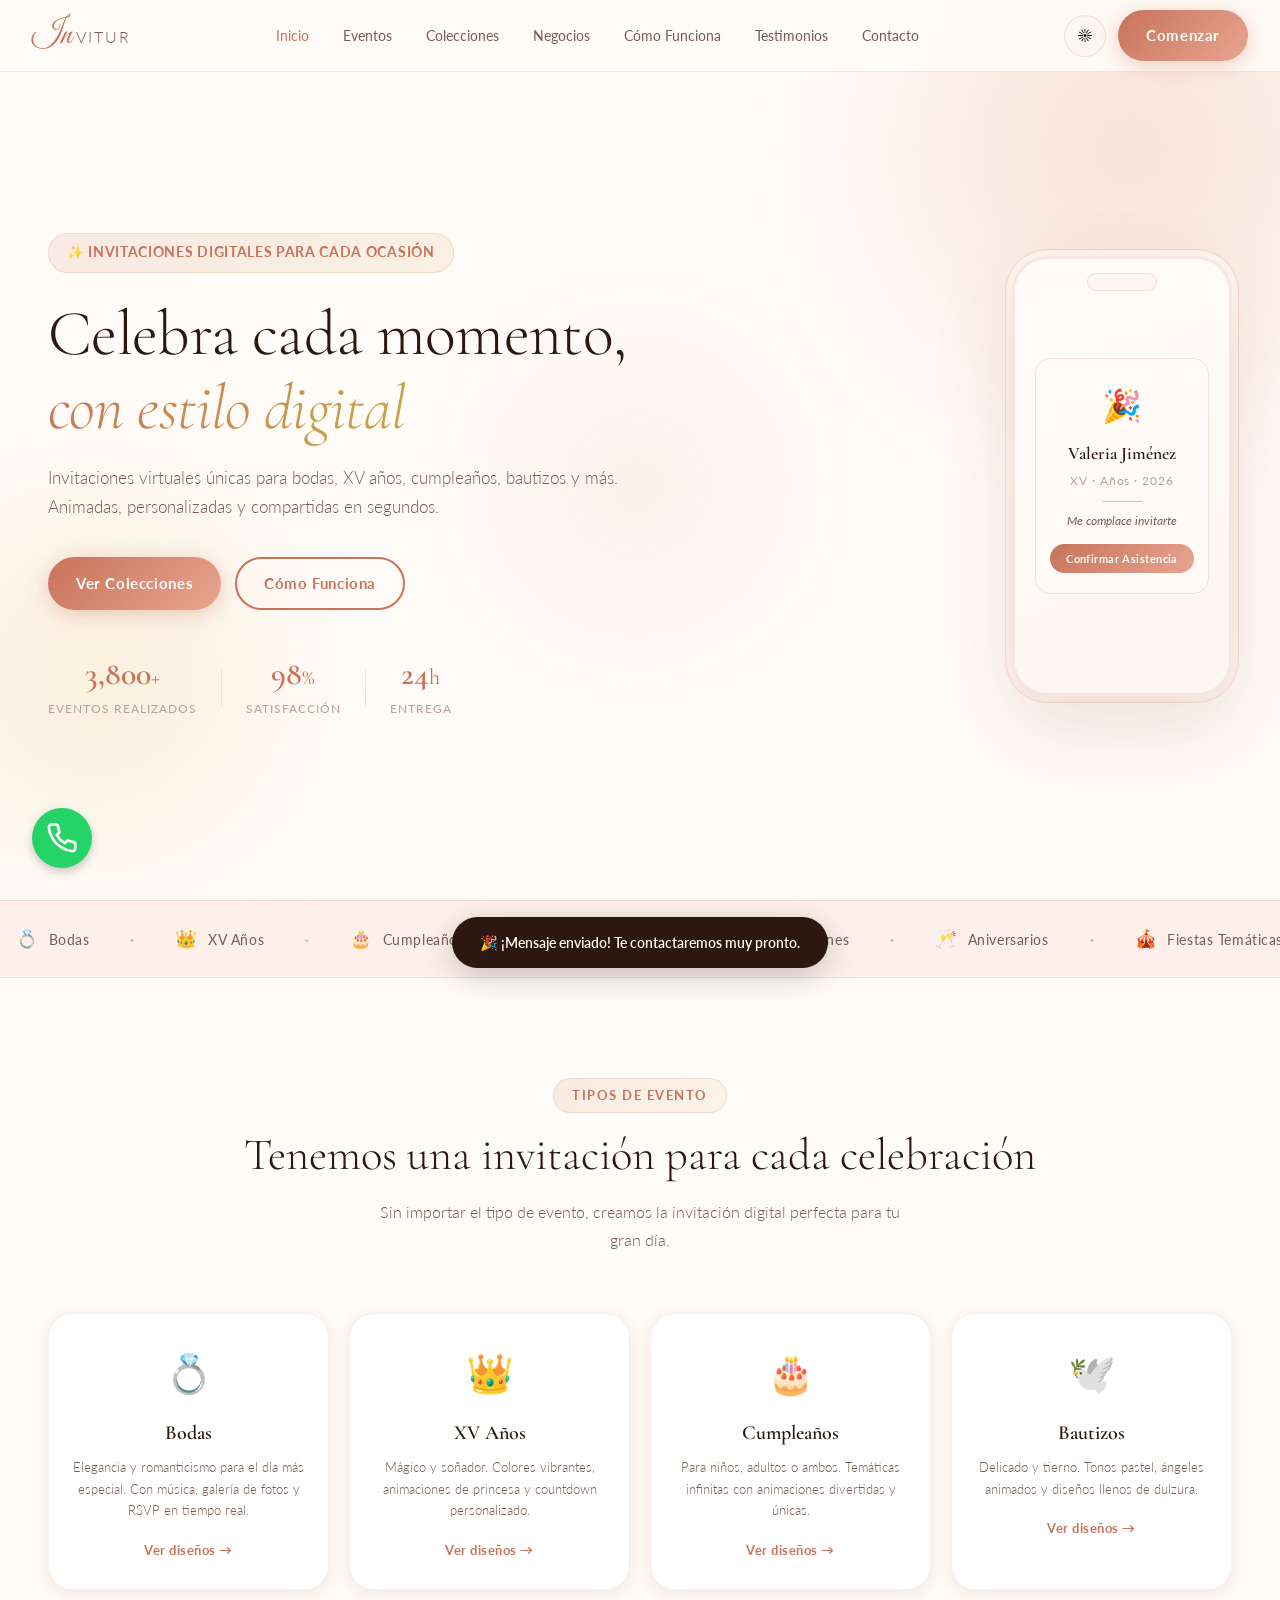
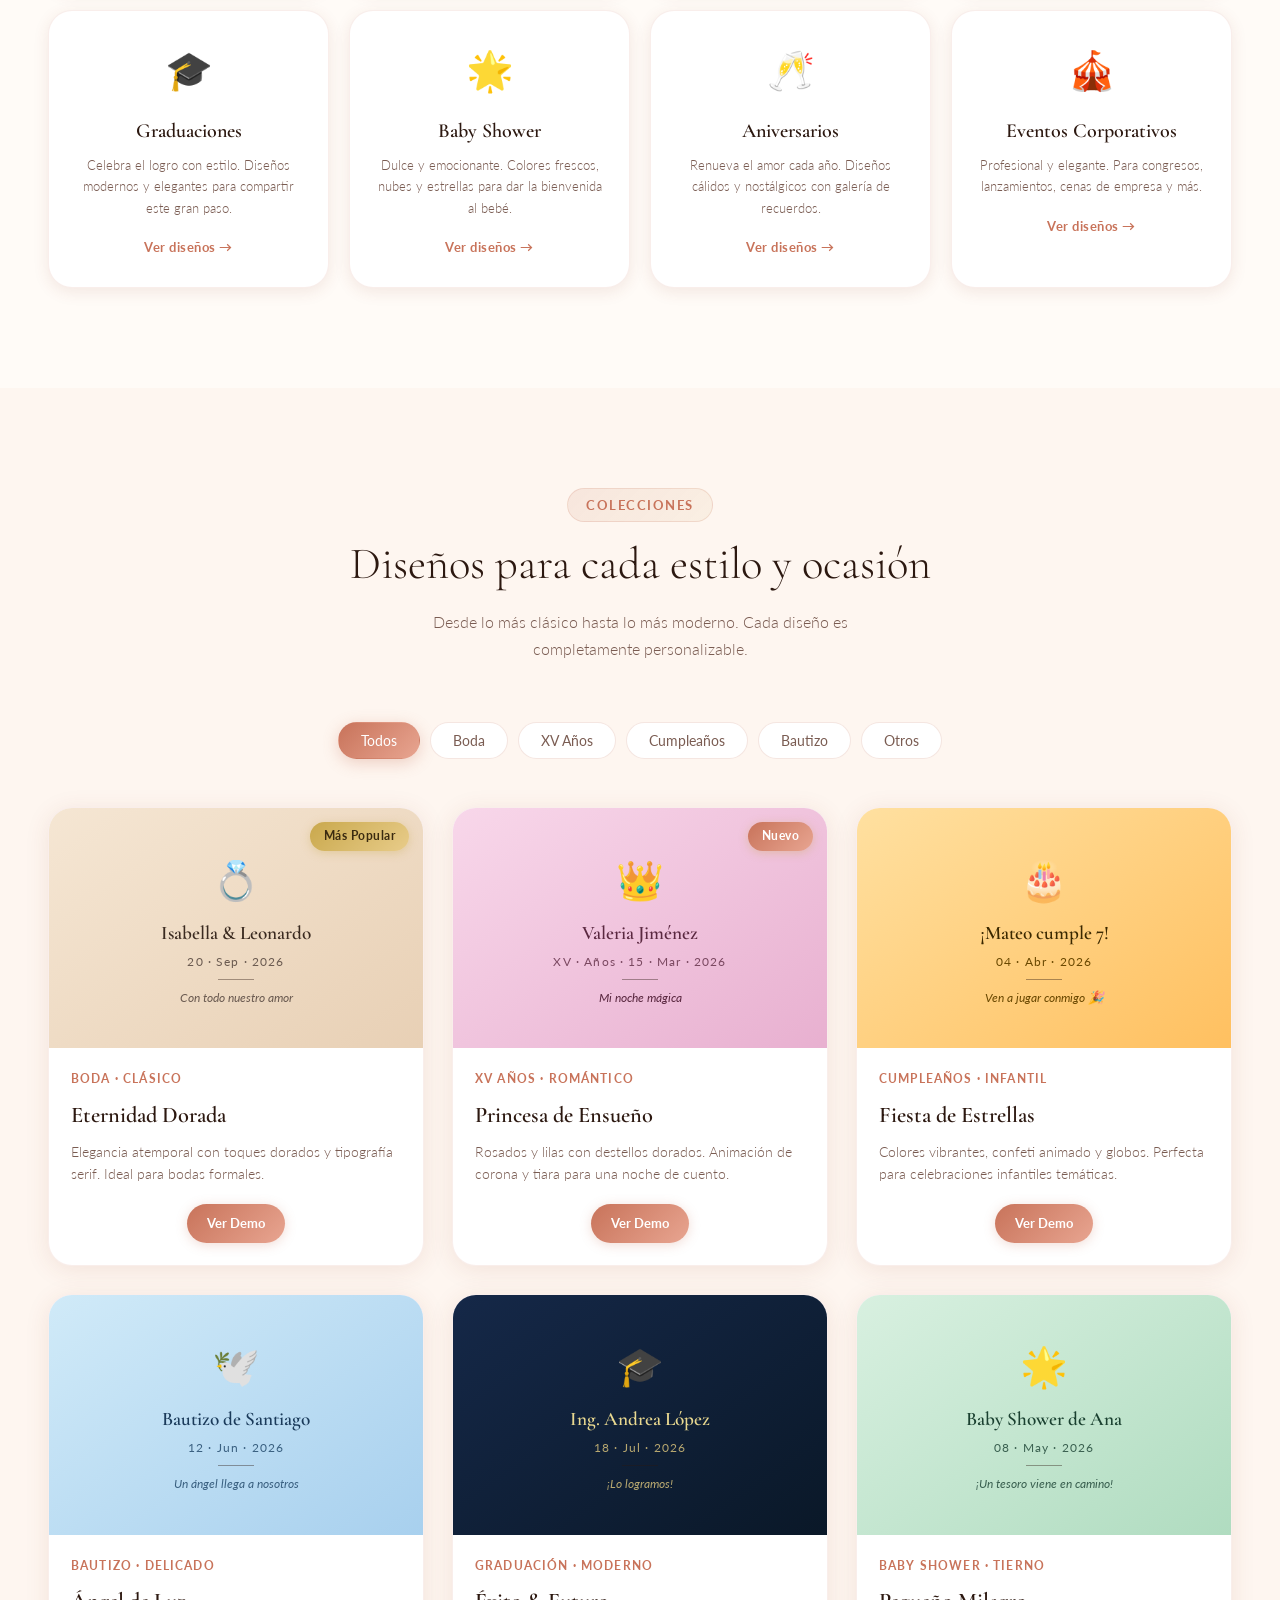
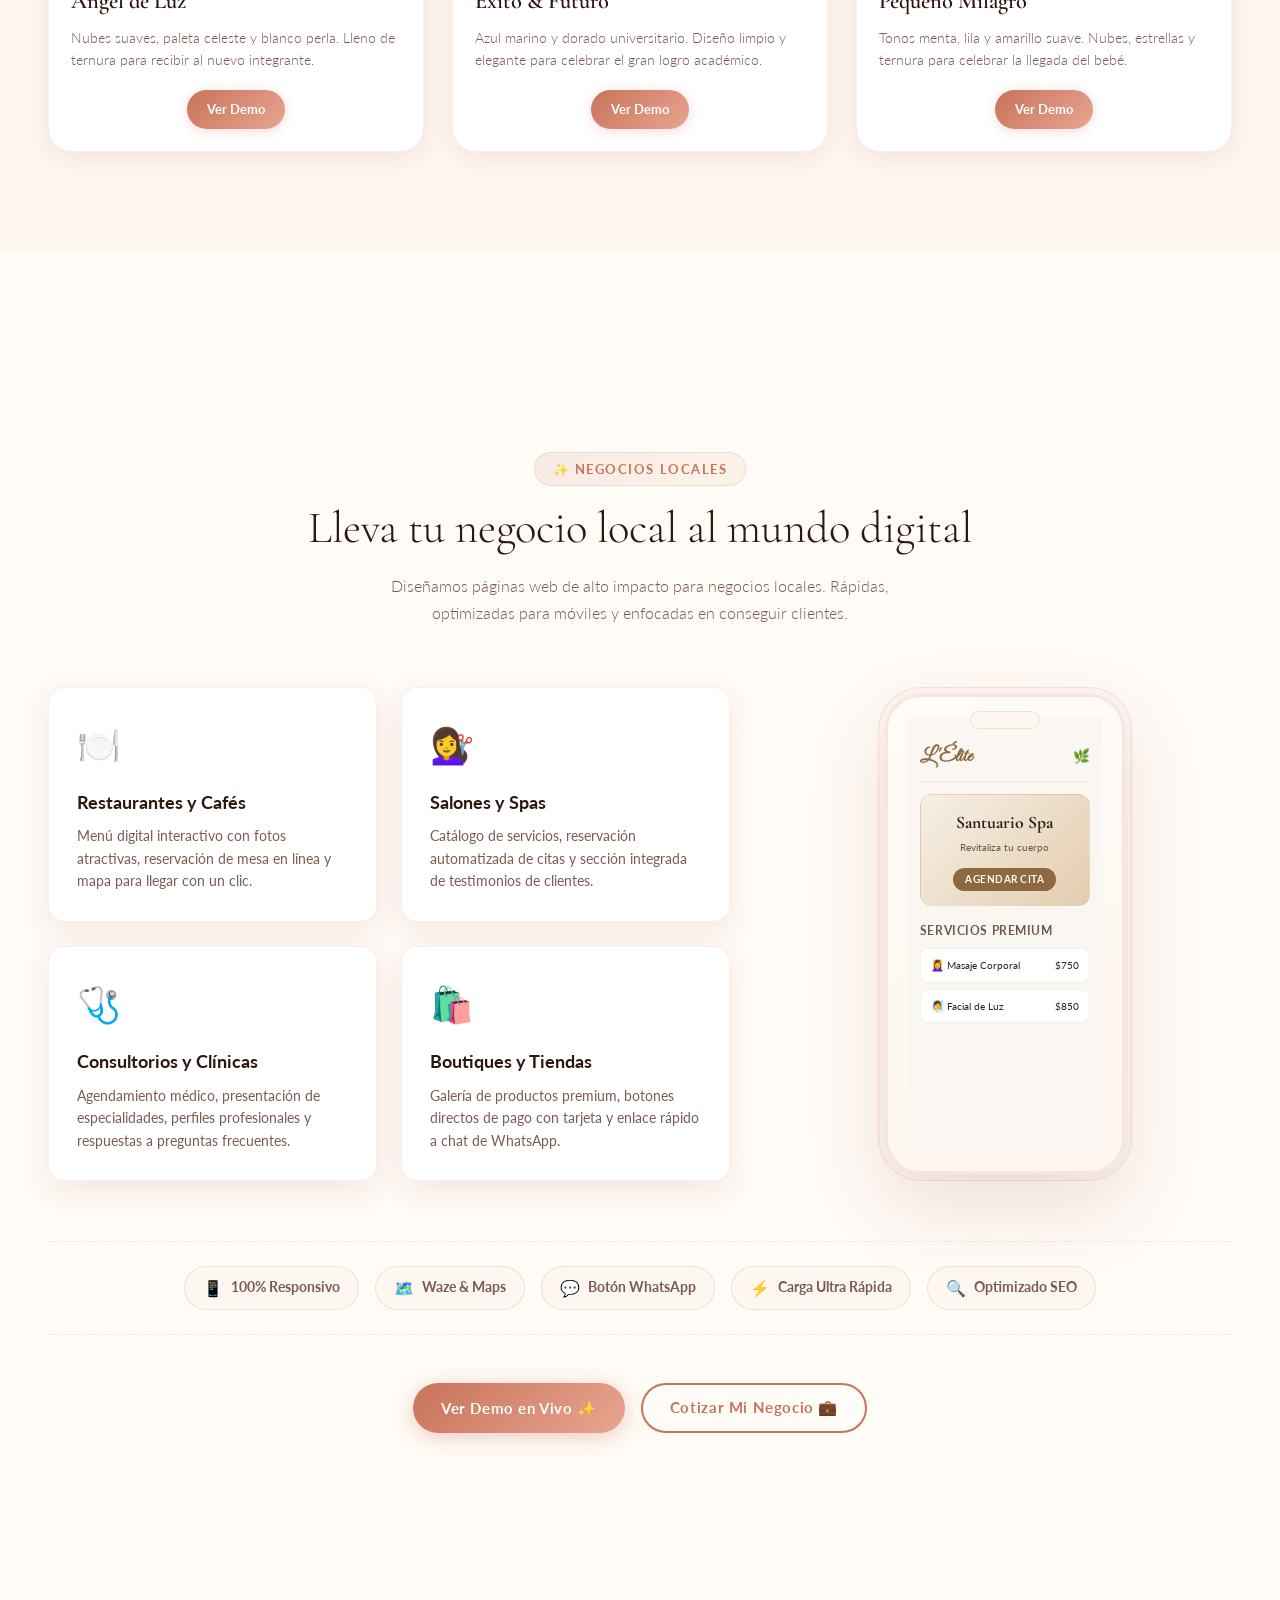
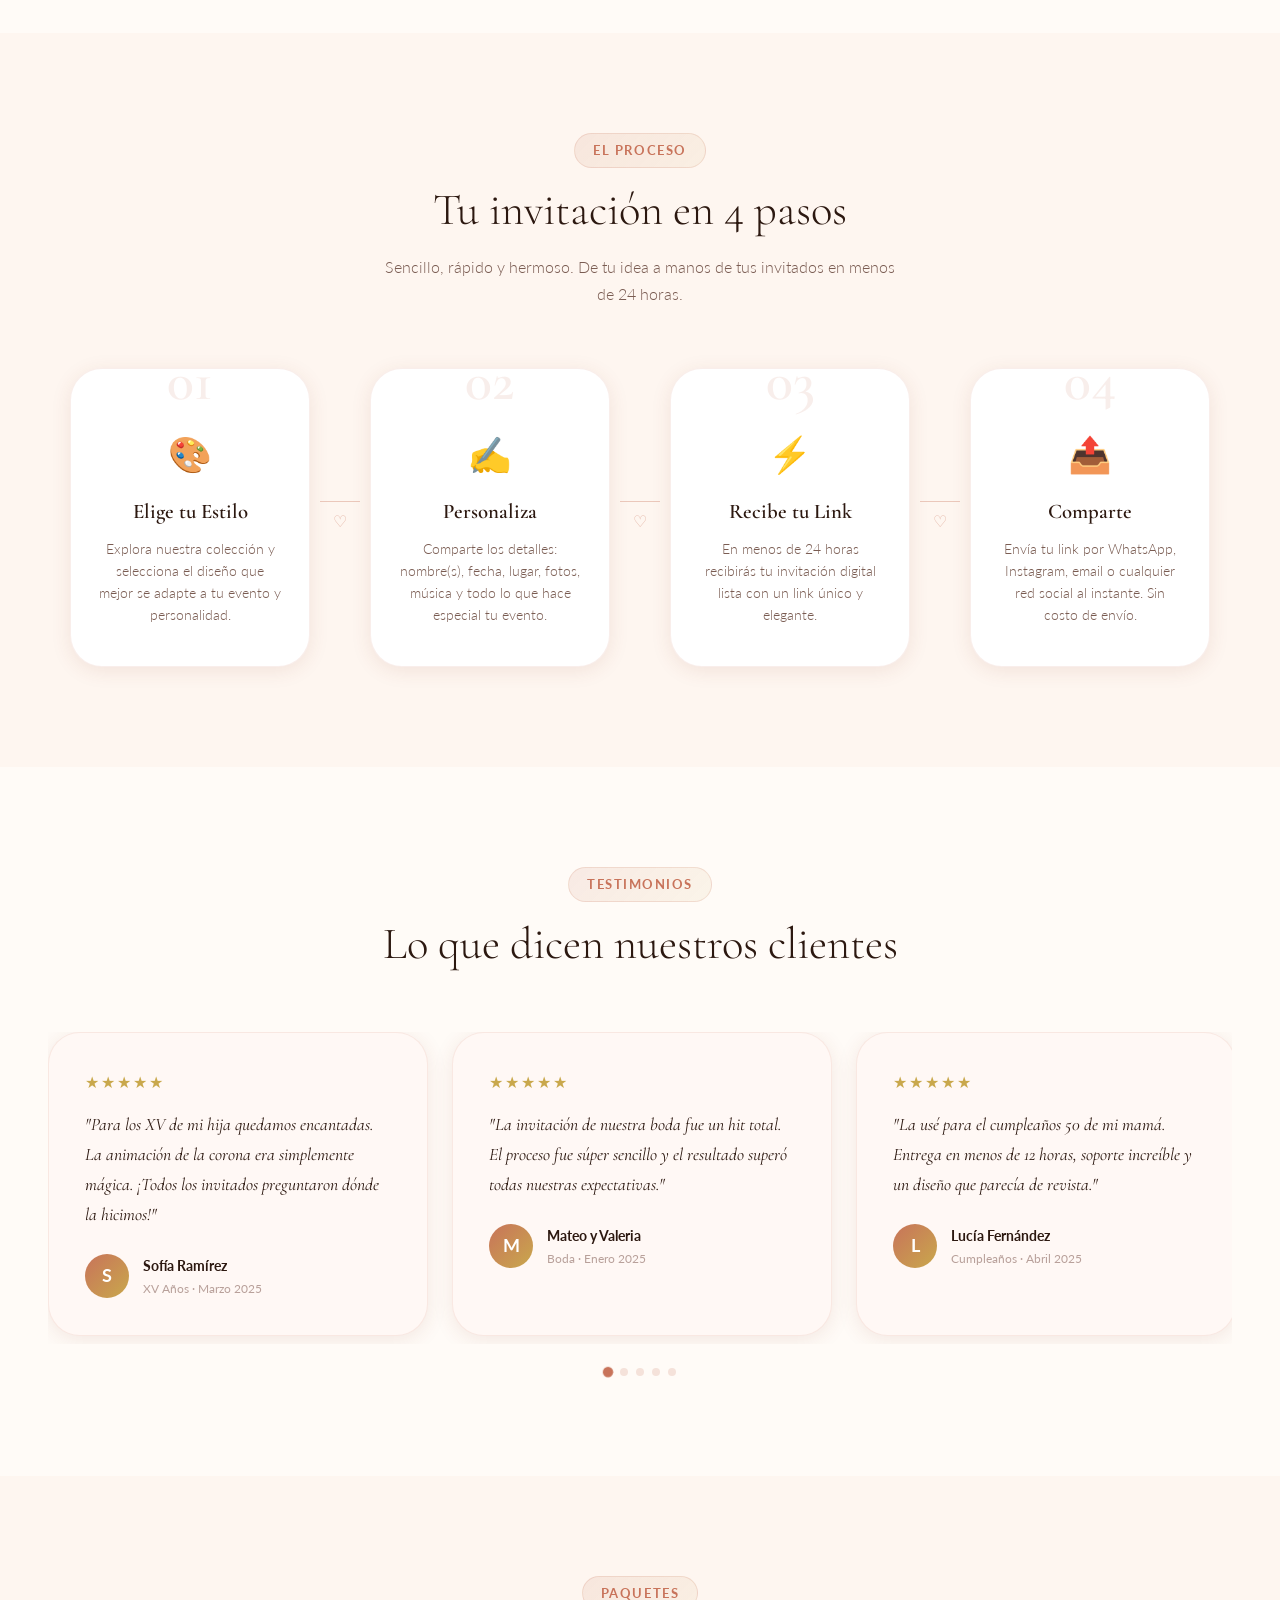
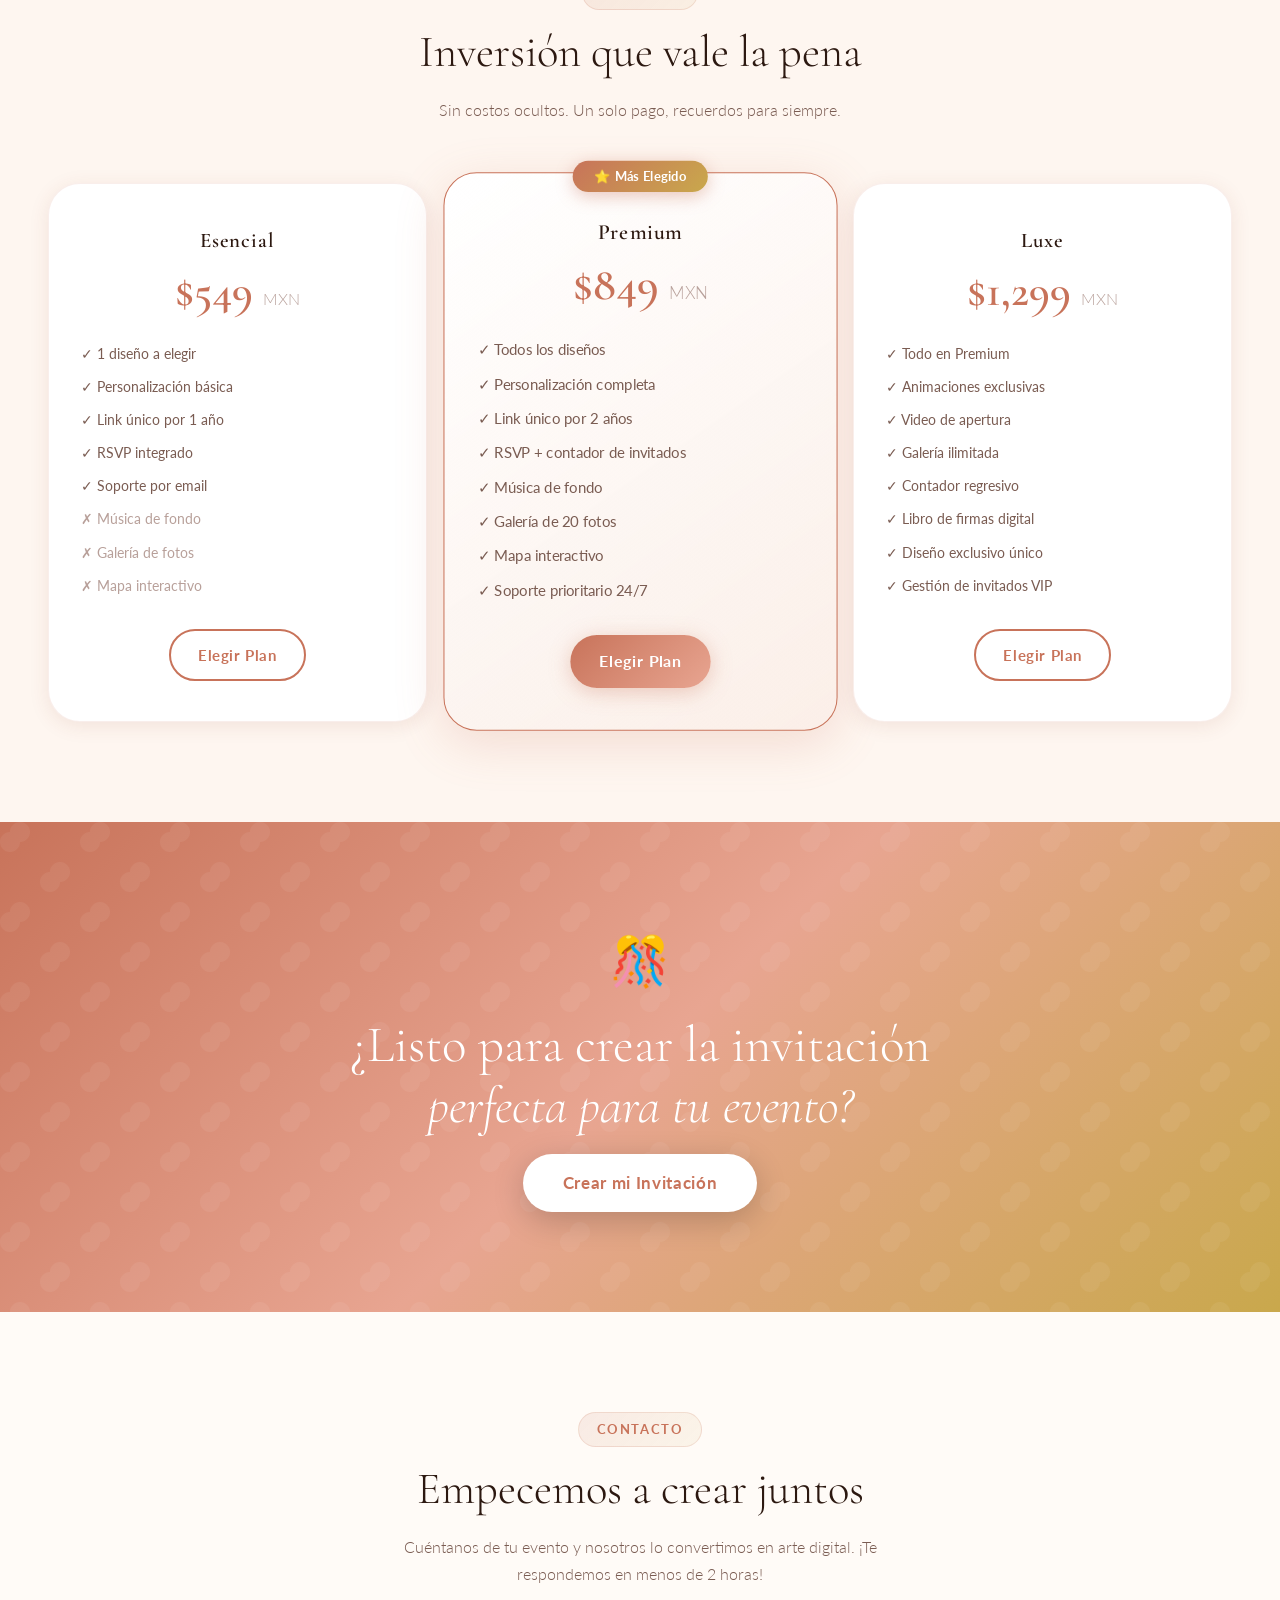
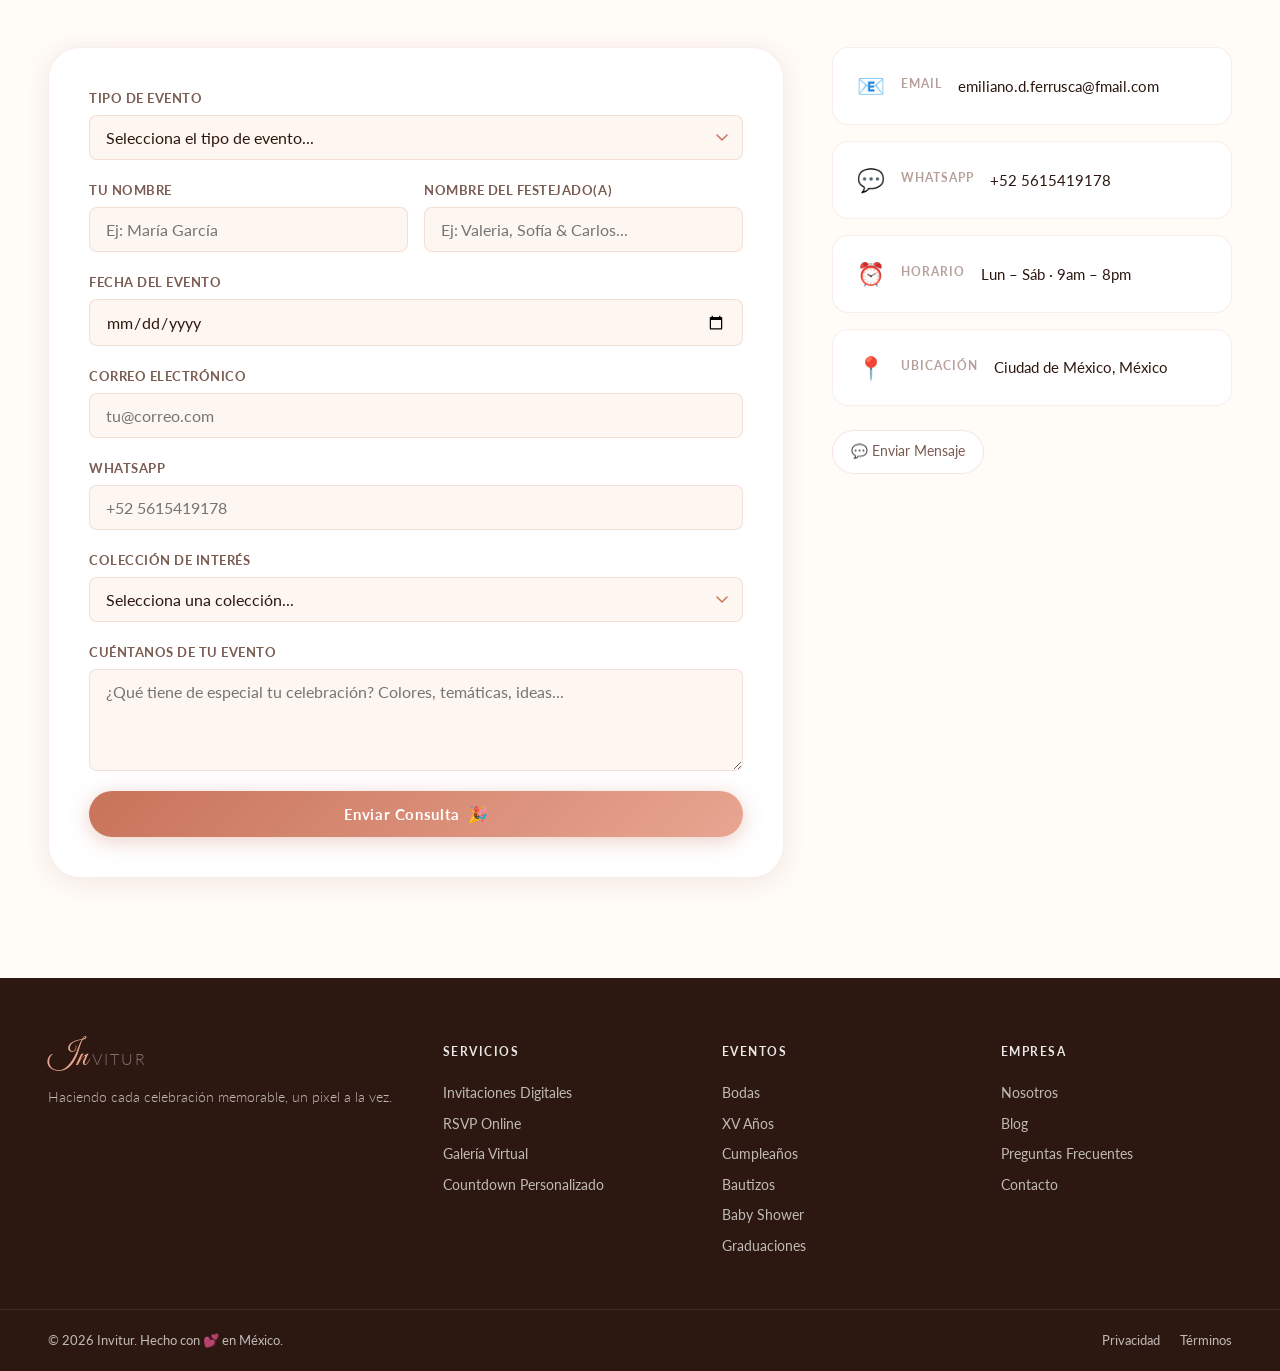
<file: index.html>
<!DOCTYPE html>
<html lang="es" data-theme="light">

<head>
    <meta charset="UTF-8" />
    <link rel="icon" type="image/png" href="assets/favicon.png" />
    <meta name="viewport" content="width=device-width, initial-scale=1.0" />
    <title>Invitaciones Virtuales para Todo Evento | Invitur</title>
    <meta name="description"
        content="Invitaciones digitales elegantes para bodas, XV años, cumpleaños, bautizos y más. Diseños animados, personalizados y entrega en 24 horas." />
    <link rel="preconnect" href="https://fonts.googleapis.com" />
    <link rel="preconnect" href="https://fonts.gstatic.com" crossorigin />
    <link
        href="https://fonts.googleapis.com/css2?family=Cormorant+Garamond:ital,wght@0,300;0,400;0,600;1,300;1,400&family=Lato:wght@300;400;700&family=Great+Vibes&display=swap"
        rel="stylesheet" />
    <link rel="stylesheet" href="styles.css" />
</head>

<body>

    <!-- Floating Petals -->
    <div class="petals-container" id="petals"></div>

    <!-- Navbar -->
    <header class="navbar" id="navbar">
        <div class="nav-container">
            <a href="#" class="nav-logo">
                <span class="logo-script">In</span><span class="logo-text">vitur</span>
            </a>
            <nav class="nav-links" id="navLinks">
                <a href="#inicio" class="nav-link">Inicio</a>
                <a href="#eventos" class="nav-link">Eventos</a>
                <a href="#colecciones" class="nav-link">Colecciones</a>
                <a href="#negocios" class="nav-link">Negocios</a>
                <a href="#como-funciona" class="nav-link">Cómo Funciona</a>
                <a href="#testimonios" class="nav-link">Testimonios</a>
                <a href="#contacto" class="nav-link">Contacto</a>
            </nav>
            <div class="nav-actions">
                <button class="theme-toggle" id="themeToggle" aria-label="Cambiar tema">
                    <span class="sun-icon">☀️</span>
                    <span class="moon-icon">🌙</span>
                </button>
                <a href="#contacto" class="btn-primary nav-cta">Comenzar</a>
                <button class="hamburger" id="hamburger" aria-label="Menu">
                    <span></span><span></span><span></span>
                </button>
            </div>
        </div>
        <!-- Mobile menu -->
        <div class="mobile-menu" id="mobileMenu">
            <a href="#inicio" class="mobile-link">Inicio</a>
            <a href="#eventos" class="mobile-link">Eventos</a>
            <a href="#colecciones" class="mobile-link">Colecciones</a>
            <a href="#negocios" class="mobile-link">Negocios</a>
            <a href="#como-funciona" class="mobile-link">Cómo Funciona</a>
            <a href="#testimonios" class="mobile-link">Testimonios</a>
            <a href="#contacto" class="mobile-link">Contacto</a>
        </div>
    </header>

    <!-- Hero Section -->
    <section class="hero" id="inicio">
        <div class="hero-bg">
            <div class="hero-circle circle-1"></div>
            <div class="hero-circle circle-2"></div>
            <div class="hero-circle circle-3"></div>
        </div>
        <div class="hero-content">
            <div class="hero-badge fade-up">✨ Invitaciones Digitales para Cada Ocasión</div>
            <h1 class="hero-title fade-up">Celebra cada momento,<br /><em>con estilo digital</em></h1>
            <p class="hero-subtitle fade-up">
                Invitaciones virtuales únicas para bodas, XV años, cumpleaños, bautizos y más.<br />
                Animadas, personalizadas y compartidas en segundos.
            </p>
            <div class="hero-actions fade-up">
                <a href="#colecciones" class="btn-primary">Ver Colecciones</a>
                <a href="#como-funciona" class="btn-outline">Cómo Funciona</a>
            </div>
            <div class="hero-stats fade-up">
                <div class="stat">
                    <span class="stat-number" data-target="3800">0</span><span class="stat-suffix">+</span>
                    <span class="stat-label">Eventos Realizados</span>
                </div>
                <div class="stat-divider"></div>
                <div class="stat">
                    <span class="stat-number" data-target="98">0</span><span class="stat-suffix">%</span>
                    <span class="stat-label">Satisfacción</span>
                </div>
                <div class="stat-divider"></div>
                <div class="stat">
                    <span class="stat-number" data-target="24">0</span><span class="stat-suffix">h</span>
                    <span class="stat-label">Entrega</span>
                </div>
            </div>
        </div>
        <div class="hero-mockup fade-right">
            <div class="mockup-phone">
                <div class="phone-notch"></div>
                <div class="phone-screen">
                    <div class="invite-preview">
                        <div class="invite-flower">🎉</div>
                        <p class="invite-title-s">Valeria Jiménez</p>
                        <p class="invite-date-s">XV · Años · 2026</p>
                        <div class="invite-divider-s"></div>
                        <p class="invite-msg-s">Me complace invitarte</p>
                        <button class="invite-rsvp-s">Confirmar Asistencia</button>
                    </div>
                </div>
            </div>
        </div>
    </section>

    <!-- Features Strip -->
    <section class="features-strip">
        <div class="features-container">
            <div class="feature-item">
                <span class="feature-icon">💍</span>
                <span>Bodas</span>
            </div>
            <div class="feature-sep">·</div>
            <div class="feature-item">
                <span class="feature-icon">👑</span>
                <span>XV Años</span>
            </div>
            <div class="feature-sep">·</div>
            <div class="feature-item">
                <span class="feature-icon">🎂</span>
                <span>Cumpleaños</span>
            </div>
            <div class="feature-sep">·</div>
            <div class="feature-item">
                <span class="feature-icon">🕊️</span>
                <span>Bautizos</span>
            </div>
            <div class="feature-sep">·</div>
            <div class="feature-item">
                <span class="feature-icon">🎓</span>
                <span>Graduaciones</span>
            </div>
            <div class="feature-sep">·</div>
            <div class="feature-item">
                <span class="feature-icon">🥂</span>
                <span>Aniversarios</span>
            </div>
            <div class="feature-sep">·</div>
            <div class="feature-item">
                <span class="feature-icon">🎪</span>
                <span>Fiestas Temáticas</span>
            </div>
            <div class="feature-sep">·</div>
            <div class="feature-item">
                <span class="feature-icon">🌟</span>
                <span>Baby Shower</span>
            </div>
        </div>
    </section>

    <!-- Event Types Section -->
    <section class="collections" id="eventos">
        <div class="section-container">
            <div class="section-header">
                <span class="section-tag">Tipos de Evento</span>
                <h2 class="section-title">Tenemos una invitación para cada celebración</h2>
                <p class="section-sub">Sin importar el tipo de evento, creamos la invitación digital perfecta para tu
                    gran día.</p>
            </div>

            <div class="events-grid">
                <div class="event-card">
                    <div class="event-icon">💍</div>
                    <h3 class="event-name">Bodas</h3>
                    <p class="event-desc">Elegancia y romanticismo para el día más especial. Con música, galería de
                        fotos y RSVP en tiempo real.</p>
                    <a href="#colecciones" class="event-link">Ver diseños →</a>
                </div>
                <div class="event-card">
                    <div class="event-icon">👑</div>
                    <h3 class="event-name">XV Años</h3>
                    <p class="event-desc">Mágico y soñador. Colores vibrantes, animaciones de princesa y countdown
                        personalizado.</p>
                    <a href="#colecciones" class="event-link">Ver diseños →</a>
                </div>
                <div class="event-card">
                    <div class="event-icon">🎂</div>
                    <h3 class="event-name">Cumpleaños</h3>
                    <p class="event-desc">Para niños, adultos o ambos. Temáticas infinitas con animaciones divertidas y
                        únicas.</p>
                    <a href="#colecciones" class="event-link">Ver diseños →</a>
                </div>
                <div class="event-card">
                    <div class="event-icon">🕊️</div>
                    <h3 class="event-name">Bautizos</h3>
                    <p class="event-desc">Delicado y tierno. Tonos pastel, ángeles animados y diseños llenos de dulzura.
                    </p>
                    <a href="#colecciones" class="event-link">Ver diseños →</a>
                </div>
                <div class="event-card">
                    <div class="event-icon">🎓</div>
                    <h3 class="event-name">Graduaciones</h3>
                    <p class="event-desc">Celebra el logro con estilo. Diseños modernos y elegantes para compartir este
                        gran paso.</p>
                    <a href="#colecciones" class="event-link">Ver diseños →</a>
                </div>
                <div class="event-card">
                    <div class="event-icon">🌟</div>
                    <h3 class="event-name">Baby Shower</h3>
                    <p class="event-desc">Dulce y emocionante. Colores frescos, nubes y estrellas para dar la bienvenida
                        al bebé.</p>
                    <a href="#colecciones" class="event-link">Ver diseños →</a>
                </div>
                <div class="event-card">
                    <div class="event-icon">🥂</div>
                    <h3 class="event-name">Aniversarios</h3>
                    <p class="event-desc">Renueva el amor cada año. Diseños cálidos y nostálgicos con galería de
                        recuerdos.</p>
                    <a href="#colecciones" class="event-link">Ver diseños →</a>
                </div>
                <div class="event-card">
                    <div class="event-icon">🎪</div>
                    <h3 class="event-name">Eventos Corporativos</h3>
                    <p class="event-desc">Profesional y elegante. Para congresos, lanzamientos, cenas de empresa y más.
                    </p>
                    <a href="#colecciones" class="event-link">Ver diseños →</a>
                </div>
            </div>
        </div>
    </section>

    <!-- Collections Section -->
    <section class="collections collections-alt" id="colecciones">
        <div class="section-container">
            <div class="section-header">
                <span class="section-tag">Colecciones</span>
                <h2 class="section-title">Diseños para cada estilo y ocasión</h2>
                <p class="section-sub">Desde lo más clásico hasta lo más moderno. Cada diseño es completamente
                    personalizable.</p>
            </div>

            <div class="filter-bar">
                <button class="filter-btn active" data-filter="all">Todos</button>
                <button class="filter-btn" data-filter="boda">Boda</button>
                <button class="filter-btn" data-filter="xv">XV Años</button>
                <button class="filter-btn" data-filter="cumple">Cumpleaños</button>
                <button class="filter-btn" data-filter="bautizo">Bautizo</button>
                <button class="filter-btn" data-filter="otro">Otros</button>
            </div>

            <div class="cards-grid">

                <!-- Card 1 – Boda -->
                <div class="card" data-category="boda">
                    <div class="card-img">
                        <div class="card-preview clasico-preview">
                            <div class="cp-flower">💍</div>
                            <p class="cp-names">Isabella & Leonardo</p>
                            <p class="cp-date">20 · Sep · 2026</p>
                            <div class="cp-line"></div>
                            <p class="cp-msg">Con todo nuestro amor</p>
                        </div>
                        <div class="card-badge">Más Popular</div>
                    </div>
                    <div class="card-body">
                        <div class="card-tag">Boda · Clásico</div>
                        <h3 class="card-name">Eternidad Dorada</h3>
                        <p class="card-desc">Elegancia atemporal con toques dorados y tipografía serif. Ideal para bodas
                            formales.</p>
                        <div class="card-footer">

                            <a href="templates/boda.html" target="_blank" class="btn-card">Ver Demo</a>
                        </div>
                    </div>
                </div>

                <!-- Card 2 – XV Años -->
                <div class="card" data-category="xv">
                    <div class="card-img">
                        <div class="card-preview xv-preview">
                            <div class="cp-flower">👑</div>
                            <p class="cp-names">Valeria Jiménez</p>
                            <p class="cp-date">XV · Años · 15 · Mar · 2026</p>
                            <div class="cp-line"></div>
                            <p class="cp-msg">Mi noche mágica</p>
                        </div>
                        <div class="card-badge new-badge">Nuevo</div>
                    </div>
                    <div class="card-body">
                        <div class="card-tag">XV Años · Romántico</div>
                        <h3 class="card-name">Princesa de Ensueño</h3>
                        <p class="card-desc">Rosados y lilas con destellos dorados. Animación de corona y tiara para una
                            noche de cuento.</p>
                        <div class="card-footer">

                            <a href="templates/xv-anos.html" target="_blank" class="btn-card">Ver Demo</a>
                        </div>
                    </div>
                </div>

                <!-- Card 3 – Cumpleaños niño -->
                <div class="card" data-category="cumple">
                    <div class="card-img">
                        <div class="card-preview cumple-preview">
                            <div class="cp-flower">🎂</div>
                            <p class="cp-names">¡Mateo cumple 7!</p>
                            <p class="cp-date">04 · Abr · 2026</p>
                            <div class="cp-line"></div>
                            <p class="cp-msg">Ven a jugar conmigo 🎉</p>
                        </div>
                    </div>
                    <div class="card-body">
                        <div class="card-tag">Cumpleaños · Infantil</div>
                        <h3 class="card-name">Fiesta de Estrellas</h3>
                        <p class="card-desc">Colores vibrantes, confeti animado y globos. Perfecta para celebraciones
                            infantiles temáticas.</p>
                        <div class="card-footer">

                            <a href="templates/cumpleanos.html" target="_blank" class="btn-card">Ver Demo</a>
                        </div>
                    </div>
                </div>

                <!-- Card 4 – Bautizo -->
                <div class="card" data-category="bautizo">
                    <div class="card-img">
                        <div class="card-preview bautizo-preview">
                            <div class="cp-flower">🕊️</div>
                            <p class="cp-names">Bautizo de Santiago</p>
                            <p class="cp-date">12 · Jun · 2026</p>
                            <div class="cp-line"></div>
                            <p class="cp-msg">Un ángel llega a nosotros</p>
                        </div>
                    </div>
                    <div class="card-body">
                        <div class="card-tag">Bautizo · Delicado</div>
                        <h3 class="card-name">Ángel de Luz</h3>
                        <p class="card-desc">Nubes suaves, paleta celeste y blanco perla. Lleno de ternura para recibir
                            al nuevo integrante.</p>
                        <div class="card-footer">

                            <a href="templates/bautizo.html" target="_blank" class="btn-card">Ver Demo</a>
                        </div>
                    </div>
                </div>


                <!-- Card 7 – Graduación -->
                <div class="card" data-category="otro">
                    <div class="card-img">
                        <div class="card-preview grad-preview">
                            <div class="cp-flower">🎓</div>
                            <p class="cp-names">Ing. Andrea López</p>
                            <p class="cp-date">18 · Jul · 2026</p>
                            <div class="cp-line"></div>
                            <p class="cp-msg">¡Lo logramos!</p>
                        </div>
                    </div>
                    <div class="card-body">
                        <div class="card-tag">Graduación · Moderno</div>
                        <h3 class="card-name">Éxito & Futuro</h3>
                        <p class="card-desc">Azul marino y dorado universitario. Diseño limpio y elegante para celebrar
                            el gran logro académico.</p>
                        <div class="card-footer">

                            <a href="templates/graduacion.html" target="_blank" class="btn-card">Ver Demo</a>
                        </div>
                    </div>
                </div>

                <!-- Card 8 – Baby Shower -->
                <div class="card" data-category="otro">
                    <div class="card-img">
                        <div class="card-preview baby-preview">
                            <div class="cp-flower">🌟</div>
                            <p class="cp-names">Baby Shower de Ana</p>
                            <p class="cp-date">08 · May · 2026</p>
                            <div class="cp-line"></div>
                            <p class="cp-msg">¡Un tesoro viene en camino!</p>
                        </div>
                    </div>
                    <div class="card-body">
                        <div class="card-tag">Baby Shower · Tierno</div>
                        <h3 class="card-name">Pequeño Milagro</h3>
                        <p class="card-desc">Tonos menta, lila y amarillo suave. Nubes, estrellas y ternura para
                            celebrar la llegada del bebé.</p>
                        <div class="card-footer">

                            <a href="templates/baby-shower.html" target="_blank" class="btn-card">Ver Demo</a>
                        </div>
                    </div>
                </div>


            </div>
        </div>
    </section>

    <!-- Local Business Section -->
    <section class="collections businesses-section" id="negocios">
        <div class="section-container">
            <div class="section-header">
                <span class="section-tag">✨ Negocios Locales</span>
                <h2 class="section-title">Lleva tu negocio local al mundo digital</h2>
                <p class="section-sub">Diseñamos páginas web de alto impacto para negocios locales. Rápidas, optimizadas para móviles y enfocadas en conseguir clientes.</p>
            </div>

            <div class="biz-showcase-grid">
                <div class="biz-text-content">
                    <div class="biz-card-grid">
                        <div class="biz-card-item">
                            <span class="biz-card-icon">🍽️</span>
                            <h3 class="biz-card-title">Restaurantes y Cafés</h3>
                            <p class="biz-card-desc">Menú digital interactivo con fotos atractivas, reservación de mesa en línea y mapa para llegar con un clic.</p>
                        </div>
                        <div class="biz-card-item">
                            <span class="biz-card-icon">💇‍♀️</span>
                            <h3 class="biz-card-title">Salones y Spas</h3>
                            <p class="biz-card-desc">Catálogo de servicios, reservación automatizada de citas y sección integrada de testimonios de clientes.</p>
                        </div>
                        <div class="biz-card-item">
                            <span class="biz-card-icon">🩺</span>
                            <h3 class="biz-card-title">Consultorios y Clínicas</h3>
                            <p class="biz-card-desc">Agendamiento médico, presentación de especialidades, perfiles profesionales y respuestas a preguntas frecuentes.</p>
                        </div>
                        <div class="biz-card-item">
                            <span class="biz-card-icon">🛍️</span>
                            <h3 class="biz-card-title">Boutiques y Tiendas</h3>
                            <p class="biz-card-desc">Galería de productos premium, botones directos de pago con tarjeta y enlace rápido a chat de WhatsApp.</p>
                        </div>
                    </div>
                </div>

                <div class="biz-visual-mockup">
                    <div class="mockup-phone">
                        <div class="phone-notch"></div>
                        <div class="phone-screen">
                            <div class="biz-preview-screen">
                                <div class="bps-header">
                                    <span class="bps-logo">L'Élite</span>
                                    <span class="bps-menu">🌿</span>
                                </div>
                                <div class="bps-hero">
                                    <h4>Santuario Spa</h4>
                                    <p>Revitaliza tu cuerpo</p>
                                    <button class="bps-btn">Agendar Cita</button>
                                </div>
                                <div class="bps-services">
                                    <h5>Servicios Premium</h5>
                                    <div class="bps-item">
                                        <span>💆‍♀️ Masaje Corporal</span>
                                        <span>$750</span>
                                    </div>
                                    <div class="bps-item">
                                        <span>🧖‍♀️ Facial de Luz</span>
                                        <span>$850</span>
                                    </div>
                                </div>
                            </div>
                        </div>
                    </div>
                </div>
            </div>

            <!-- Features Bar -->
            <div class="biz-features-strip">
                <div class="biz-feat-item">
                    <span class="biz-feat-icon">📱</span>
                    <span>100% Responsivo</span>
                </div>
                <div class="biz-feat-item">
                    <span class="biz-feat-icon">🗺️</span>
                    <span>Waze & Maps</span>
                </div>
                <div class="biz-feat-item">
                    <span class="biz-feat-icon">💬</span>
                    <span>Botón WhatsApp</span>
                </div>
                <div class="biz-feat-item">
                    <span class="biz-feat-icon">⚡</span>
                    <span>Carga Ultra Rápida</span>
                </div>
                <div class="biz-feat-item">
                    <span class="biz-feat-icon">🔍</span>
                    <span>Optimizado SEO</span>
                </div>
            </div>

            <div class="biz-cta-actions">
                <a href="templates/negocio-local.html" target="_blank" class="btn-primary">Ver Demo en Vivo ✨</a>
                <button class="btn-outline" id="btnCotizarBiz" type="button">Cotizar Mi Negocio 💼</button>
            </div>
        </div>
    </section>

    <!-- How It Works -->
    <section class="how-it-works" id="como-funciona">
        <div class="section-container">
            <div class="section-header">
                <span class="section-tag">El proceso</span>
                <h2 class="section-title">Tu invitación en 4 pasos</h2>
                <p class="section-sub">Sencillo, rápido y hermoso. De tu idea a manos de tus invitados en menos de 24
                    horas.</p>
            </div>
            <div class="steps-grid">
                <div class="step-card">
                    <div class="step-num">01</div>
                    <div class="step-icon">🎨</div>
                    <h3 class="step-title">Elige tu Estilo</h3>
                    <p class="step-desc">Explora nuestra colección y selecciona el diseño que mejor se adapte a tu
                        evento y personalidad.</p>
                </div>
                <div class="step-connector">
                    <div class="connector-line"></div>
                    <div class="connector-heart">♡</div>
                </div>
                <div class="step-card">
                    <div class="step-num">02</div>
                    <div class="step-icon">✍️</div>
                    <h3 class="step-title">Personaliza</h3>
                    <p class="step-desc">Comparte los detalles: nombre(s), fecha, lugar, fotos, música y todo lo que
                        hace especial tu evento.</p>
                </div>
                <div class="step-connector">
                    <div class="connector-line"></div>
                    <div class="connector-heart">♡</div>
                </div>
                <div class="step-card">
                    <div class="step-num">03</div>
                    <div class="step-icon">⚡</div>
                    <h3 class="step-title">Recibe tu Link</h3>
                    <p class="step-desc">En menos de 24 horas recibirás tu invitación digital lista con un link único y
                        elegante.</p>
                </div>
                <div class="step-connector">
                    <div class="connector-line"></div>
                    <div class="connector-heart">♡</div>
                </div>
                <div class="step-card">
                    <div class="step-num">04</div>
                    <div class="step-icon">📤</div>
                    <h3 class="step-title">Comparte</h3>
                    <p class="step-desc">Envía tu link por WhatsApp, Instagram, email o cualquier red social al
                        instante. Sin costo de envío.</p>
                </div>
            </div>
        </div>
    </section>

    <!-- Testimonials -->
    <section class="testimonials" id="testimonios">
        <div class="section-container">
            <div class="section-header">
                <span class="section-tag">Testimonios</span>
                <h2 class="section-title">Lo que dicen nuestros clientes</h2>
            </div>
            <div class="testimonials-track" id="testimonialsTrack">
                <div class="testi-card">
                    <div class="testi-stars">★★★★★</div>
                    <p class="testi-quote">"Para los XV de mi hija quedamos encantadas. La animación de la corona era
                        simplemente mágica. ¡Todos los invitados preguntaron dónde la hicimos!"</p>
                    <div class="testi-author">
                        <div class="testi-avatar">S</div>
                        <div>
                            <p class="testi-name">Sofía Ramírez</p>
                            <p class="testi-date">XV Años · Marzo 2025</p>
                        </div>
                    </div>
                </div>
                <div class="testi-card">
                    <div class="testi-stars">★★★★★</div>
                    <p class="testi-quote">"La invitación de nuestra boda fue un hit total. El proceso fue súper
                        sencillo y el resultado superó todas nuestras expectativas."</p>
                    <div class="testi-author">
                        <div class="testi-avatar">M</div>
                        <div>
                            <p class="testi-name">Mateo y Valeria</p>
                            <p class="testi-date">Boda · Enero 2025</p>
                        </div>
                    </div>
                </div>
                <div class="testi-card">
                    <div class="testi-stars">★★★★★</div>
                    <p class="testi-quote">"La usé para el cumpleaños 50 de mi mamá. Entrega en menos de 12 horas,
                        soporte increíble y un diseño que parecía de revista."</p>
                    <div class="testi-author">
                        <div class="testi-avatar">L</div>
                        <div>
                            <p class="testi-name">Lucía Fernández</p>
                            <p class="testi-date">Cumpleaños · Abril 2025</p>
                        </div>
                    </div>
                </div>
                <div class="testi-card">
                    <div class="testi-stars">★★★★★</div>
                    <p class="testi-quote">"Para el bautizo de mi hijo fue perfecta. Tonos suaves y preciosos. Ahorramos
                        en impresos y llegamos a todos al instante."</p>
                    <div class="testi-author">
                        <div class="testi-avatar">C</div>
                        <div>
                            <p class="testi-name">Carmen y Andrés</p>
                            <p class="testi-date">Bautizo · Junio 2025</p>
                        </div>
                    </div>
                </div>
                <div class="testi-card">
                    <div class="testi-stars">★★★★★</div>
                    <p class="testi-quote">"Para mi graduación quería algo diferente. La invitación digital fue un tema
                        de conversación en toda la ceremonia. ¡Única!"</p>
                    <div class="testi-author">
                        <div class="testi-avatar">A</div>
                        <div>
                            <p class="testi-name">Andrea López</p>
                            <p class="testi-date">Graduación · Julio 2025</p>
                        </div>
                    </div>
                </div>
            </div>
            <div class="testi-dots">
                <span class="dot active"></span>
                <span class="dot"></span>
                <span class="dot"></span>
                <span class="dot"></span>
                <span class="dot"></span>
            </div>
        </div>
    </section>

    <!-- Pricing -->
    <section class="pricing" id="paquetes">
        <div class="section-container">
            <div class="section-header">
                <span class="section-tag">Paquetes</span>
                <h2 class="section-title">Inversión que vale la pena</h2>
                <p class="section-sub">Sin costos ocultos. Un solo pago, recuerdos para siempre.</p>
            </div>
            <div class="pricing-grid">
                <div class="price-card">
                    <div class="price-tag">Esencial</div>
                    <div class="price-amount">$549 <span>MXN</span></div>
                    <ul class="price-features">
                        <li>✓ 1 diseño a elegir</li>
                        <li>✓ Personalización básica</li>
                        <li>✓ Link único por 1 año</li>
                        <li>✓ RSVP integrado</li>
                        <li>✓ Soporte por email</li>
                        <li class="muted">✗ Música de fondo</li>
                        <li class="muted">✗ Galería de fotos</li>
                        <li class="muted">✗ Mapa interactivo</li>
                    </ul>
                    <a href="checkout.html?plan=esencial" class="btn-outline">Elegir Plan</a>
                </div>
                <div class="price-card featured-price">
                    <div class="featured-ribbon">⭐ Más Elegido</div>
                    <div class="price-tag">Premium</div>
                    <div class="price-amount">$849 <span>MXN</span></div>
                    <ul class="price-features">
                        <li>✓ Todos los diseños</li>
                        <li>✓ Personalización completa</li>
                        <li>✓ Link único por 2 años</li>
                        <li>✓ RSVP + contador de invitados</li>
                        <li>✓ Música de fondo</li>
                        <li>✓ Galería de 20 fotos</li>
                        <li>✓ Mapa interactivo</li>
                        <li>✓ Soporte prioritario 24/7</li>
                    </ul>
                    <a href="checkout.html?plan=premium" class="btn-primary">Elegir Plan</a>
                </div>
                <div class="price-card">
                    <div class="price-tag">Luxe</div>
                    <div class="price-amount">$1,299 <span>MXN</span></div>
                    <ul class="price-features">
                        <li>✓ Todo en Premium</li>
                        <li>✓ Animaciones exclusivas</li>
                        <li>✓ Video de apertura</li>
                        <li>✓ Galería ilimitada</li>
                        <li>✓ Contador regresivo</li>
                        <li>✓ Libro de firmas digital</li>
                        <li>✓ Diseño exclusivo único</li>
                        <li>✓ Gestión de invitados VIP</li>
                    </ul>
                    <a href="checkout.html?plan=luxe" class="btn-outline">Elegir Plan</a>
                </div>
            </div>
        </div>
    </section>

    <!-- CTA Section -->
    <section class="cta-section">
        <div class="cta-content">
            <div class="cta-deco">🎊</div>
            <h2 class="cta-title">¿Listo para crear la invitación<br /><em>perfecta para tu evento?</em></h2>
            <a href="#contacto" class="btn-primary btn-large">Crear mi Invitación</a>
        </div>
    </section>

    <!-- Contact Section -->
    <section class="contact" id="contacto">
        <div class="section-container">
            <div class="section-header">
                <span class="section-tag">Contacto</span>
                <h2 class="section-title">Empecemos a crear juntos</h2>
                <p class="section-sub">Cuéntanos de tu evento y nosotros lo convertimos en arte digital. ¡Te respondemos
                    en menos de 2 horas!</p>
            </div>
            <div class="contact-grid">
                <div class="contact-form-wrap">
                    <form class="contact-form" id="contactForm">
                        <div class="form-group">
                            <label>Tipo de evento</label>
                            <select id="eventType" required>
                                <option value="">Selecciona el tipo de evento...</option>
                                <option>💍 Boda</option>
                                <option>👑 XV Años</option>
                                <option>🎂 Cumpleaños Infantil</option>
                                <option>🎂 Cumpleaños Adulto</option>
                                <option>🕊️ Bautizo</option>
                                <option>🎓 Graduación</option>
                                <option>🌟 Baby Shower</option>
                                <option>🥂 Aniversario</option>
                                <option>🎪 Fiesta Temática</option>
                                <option>🏢 Evento Corporativo</option>
                                <option value="Negocio Local">💼 Web para Negocio Local</option>
                                <option>🎉 Otro</option>
                            </select>
                        </div>
                        <div class="form-row">
                            <div class="form-group">
                                <label>Tu nombre</label>
                                <input type="text" id="hostName" placeholder="Ej: María García" required />
                            </div>
                            <div class="form-group">
                                <label>Nombre del festejado(a)</label>
                                <input type="text" id="honoree" placeholder="Ej: Valeria, Sofía & Carlos..." required />
                            </div>
                        </div>
                        <div class="form-group">
                            <label>Fecha del evento</label>
                            <input type="date" id="eventDate" required />
                        </div>
                        <div class="form-group">
                            <label>Correo electrónico</label>
                            <input type="email" id="email" placeholder="tu@correo.com" required />
                        </div>
                        <div class="form-group">
                            <label>WhatsApp</label>
                            <input type="tel" id="phone" placeholder="+52 5615419178" />
                        </div>
                        <div class="form-group">
                            <label>Colección de interés</label>
                            <select id="collection">
                                <option value="">Selecciona una colección...</option>
                                <optgroup label="Boda">
                                    <option>Eternidad Dorada</option>
                                    <option>Jardín Eterno</option>
                                    <option>Blanco Infinito</option>
                                    <option>Pétalos de Rosa</option>
                                </optgroup>
                                <optgroup label="XV Años">
                                    <option>Princesa de Ensueño</option>
                                    <option>Galaxia de Sueños</option>
                                </optgroup>
                                <optgroup label="Cumpleaños">
                                    <option>Fiesta de Estrellas (Infantil)</option>
                                    <option>Noche Chic (Adulto)</option>
                                </optgroup>
                                <optgroup label="Otros eventos">
                                    <option>Ángel de Luz (Bautizo)</option>
                                    <option>Éxito & Futuro (Graduación)</option>
                                    <option>Pequeño Milagro (Baby Shower)</option>
                                </optgroup>
                                <optgroup label="Negocios Locales">
                                    <option>L'Élite Salon & Spa (Demo)</option>
                                    <option>Web para Restaurante / Cafetería</option>
                                    <option>Web para Consultorio Médico</option>
                                    <option>Web para Tienda / Boutique</option>
                                </optgroup>
                                <option>Diseño personalizado / Otro</option>
                            </select>
                        </div>
                        <div class="form-group">
                            <label>Cuéntanos de tu evento</label>
                            <textarea id="message" rows="4"
                                placeholder="¿Qué tiene de especial tu celebración? Colores, temáticas, ideas..."></textarea>
                        </div>
                        <button type="submit" class="btn-primary btn-full">
                            <span>Enviar Consulta</span>
                            <span class="btn-icon">🎉</span>
                        </button>
                    </form>
                </div>
                <div class="contact-info">
                    <div class="info-card">
                        <div class="info-icon">📧</div>
                        <h4>Email</h4>
                        <p>emiliano.d.ferrusca@fmail.com</p>
                    </div>
                    <div class="info-card">
                        <div class="info-icon">💬</div>
                        <h4>WhatsApp</h4>
                        <p>+52 5615419178</p>
                    </div>
                    <div class="info-card">
                        <div class="info-icon">⏰</div>
                        <h4>Horario</h4>
                        <p>Lun – Sáb · 9am – 8pm</p>
                    </div>
                    <div class="info-card">
                        <div class="info-icon">📍</div>
                        <h4>Ubicación</h4>
                        <p>Ciudad de México, México</p>
                    </div>
                    <div class="social-links">
                        <a href="https://wa.me/525615419178" target="_blank" class="social-btn">💬 Enviar Mensaje</a>
                    </div>
                </div>
            </div>
        </div>
    </section>

    <!-- Footer -->
    <footer class="footer">
        <div class="footer-container">
            <div class="footer-brand">
                <a href="#" class="nav-logo">
                    <span class="logo-script">In</span><span class="logo-text">vitur</span>
                </a>
                <p class="footer-tagline">Haciendo cada celebración memorable, un pixel a la vez.</p>
            </div>
            <div class="footer-links">
                <div class="footer-col">
                    <h5>Servicios</h5>
                    <a href="#">Invitaciones Digitales</a>
                    <a href="#">RSVP Online</a>
                    <a href="#">Galería Virtual</a>
                    <a href="#">Countdown Personalizado</a>
                </div>
                <div class="footer-col">
                    <h5>Eventos</h5>
                    <a href="#">Bodas</a>
                    <a href="#">XV Años</a>
                    <a href="#">Cumpleaños</a>
                    <a href="#">Bautizos</a>
                    <a href="#">Baby Shower</a>
                    <a href="#">Graduaciones</a>
                </div>
                <div class="footer-col">
                    <h5>Empresa</h5>
                    <a href="#">Nosotros</a>
                    <a href="#">Blog</a>
                    <a href="#">Preguntas Frecuentes</a>
                    <a href="#">Contacto</a>
                </div>
            </div>
        </div>
        <div class="footer-bottom">
            <p>© 2026 Invitur. Hecho con 💕 en México.</p>
            <div class="footer-legal">
                <a href="#">Privacidad</a>
                <a href="#">Términos</a>
            </div>
        </div>
    </footer>

    <!-- Success Toast -->
    <div class="toast" id="toast">
        <span>🎉 ¡Mensaje enviado! Te contactaremos muy pronto.</span>
    </div>

    <!-- WhatsApp Widget -->
    <a href="https://wa.me/525615419178?text=Hola%20Invitur!%20Me%20interesa%20crear%20una%20invitaci%C3%B3n"
        class="whatsapp-widget" target="_blank" aria-label="Chat WhatsApp">
        <svg xmlns="http://www.w3.org/2000/svg" width="32" height="32" viewBox="0 0 24 24" fill="none"
            stroke="currentColor" stroke-width="2" stroke-linecap="round" stroke-linejoin="round">
            <path
                d="M22 16.92v3a2 2 0 0 1-2.18 2 19.79 19.79 0 0 1-8.63-3.07 19.5 19.5 0 0 1-6-6 19.79 19.79 0 0 1-3.07-8.67A2 2 0 0 1 4.11 2h3a2 2 0 0 1 2 1.72 12.84 12.84 0 0 0 .7 2.81 2 2 0 0 1-.45 2.11L8.09 9.91a16 16 0 0 0 6 6l1.27-1.27a2 2 0 0 1 2.11-.45 12.84 12.84 0 0 0 2.81.7A2 2 0 0 1 22 16.92z">
            </path>
        </svg>
    </a>

    <script src="script.js"></script>
</body>

</html>
</file>
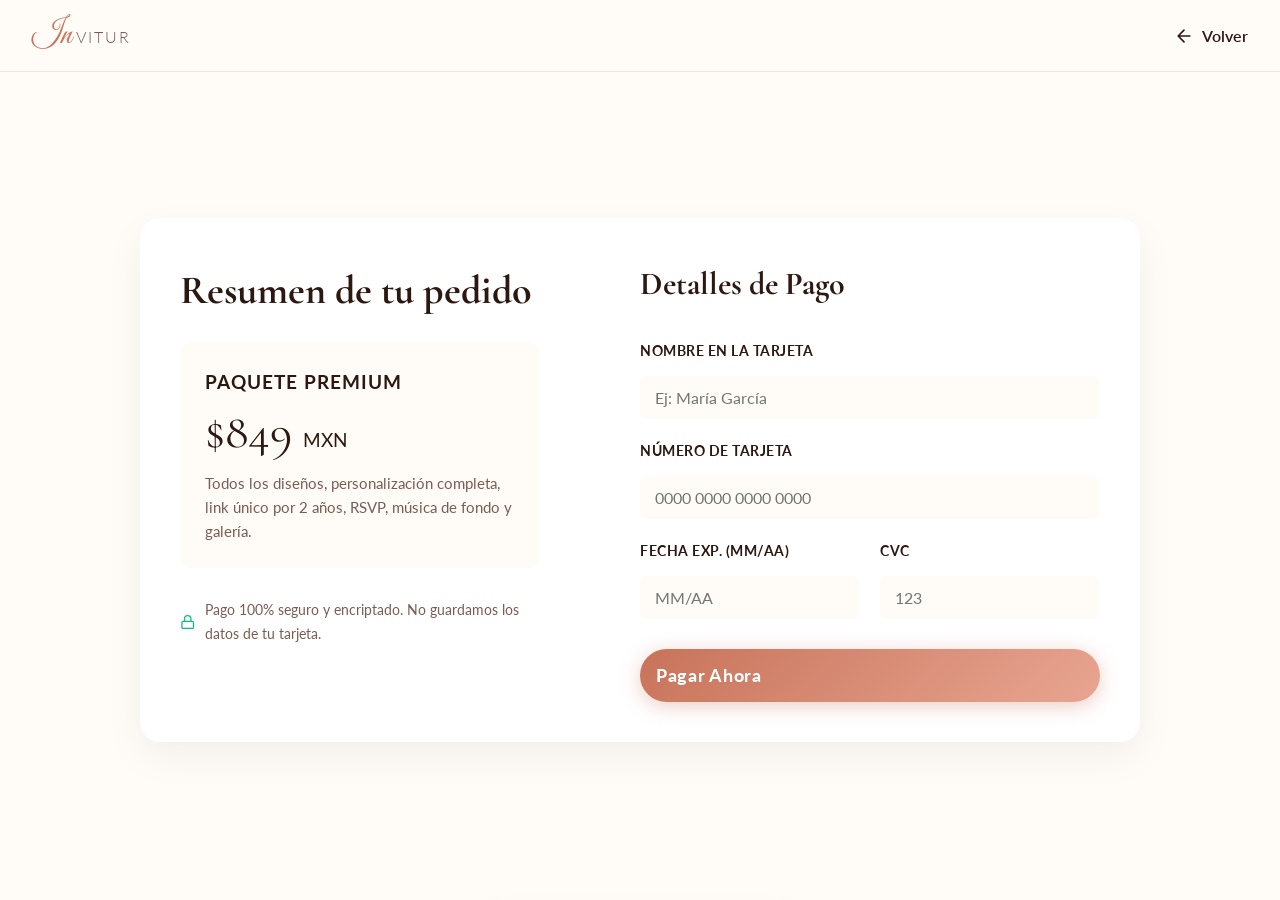
<file: checkout.html>
<!DOCTYPE html>
<html lang="es" data-theme="light">

<head>
    <meta charset="UTF-8" />
    <link rel="icon" type="image/png" href="assets/favicon.png" />
    <meta name="viewport" content="width=device-width, initial-scale=1.0" />
    <title>Checkout Seguro | Invitur</title>
    <link rel="preconnect" href="https://fonts.googleapis.com" />
    <link rel="preconnect" href="https://fonts.gstatic.com" crossorigin />
    <link href="https://fonts.googleapis.com/css2?family=Cormorant+Garamond:ital,wght@0,300;0,400;0,600;1,300;1,400&family=Lato:wght@300;400;700&family=Great+Vibes&display=swap" rel="stylesheet" />
    <link rel="stylesheet" href="styles.css" />
    <style>
        .checkout-page {
            min-height: 100vh;
            display: flex;
            align-items: center;
            justify-content: center;
            padding: 100px 20px 40px;
            background: var(--bg-primary);
        }
        .checkout-wrapper {
            max-width: 1000px;
            width: 100%;
            display: grid;
            grid-template-columns: 1fr 1.2fr;
            gap: 40px;
            background: var(--bg-card);
            padding: 40px;
            border-radius: 20px;
            box-shadow: 0 15px 40px rgba(0, 0, 0, 0.05);
            border: 1px solid var(--border-color);
        }
        .order-summary {
            padding-right: 40px;
            border-right: 1px solid var(--border-color);
        }
        .order-title {
            font-family: 'Cormorant Garamond', serif;
            font-size: 2.5rem;
            color: var(--text-primary);
            margin-bottom: 20px;
        }
        .plan-box {
            background: var(--bg-primary);
            padding: 25px;
            border-radius: 12px;
            border: 1px solid var(--border-color);
            margin-bottom: 25px;
            position: relative;
        }
        .plan-name {
            font-family: 'Lato', sans-serif;
            font-size: 1.2rem;
            font-weight: 700;
            color: var(--text-primary);
            text-transform: uppercase;
            letter-spacing: 1px;
            margin-bottom: 10px;
        }
        .plan-price {
            font-family: 'Cormorant Garamond', serif;
            font-size: 3rem;
            color: var(--primary-color);
            line-height: 1;
            margin-bottom: 15px;
        }
        .plan-desc {
            color: var(--text-secondary);
            font-size: 0.95rem;
            line-height: 1.6;
        }
        .secure-badge {
            display: flex;
            align-items: center;
            gap: 10px;
            color: var(--text-secondary);
            font-size: 0.9rem;
            margin-top: 30px;
        }
        .secure-badge svg {
            width: 20px;
            height: 20px;
            color: #10b981;
        }
        .payment-form-wrap {
            padding-left: 20px;
        }
        .payment-title {
            font-family: 'Cormorant Garamond', serif;
            font-size: 2rem;
            margin-bottom: 30px;
            color: var(--text-primary);
        }
        .form-group label {
            display: block;
            margin-bottom: 8px;
            font-family: 'Lato', sans-serif;
            font-size: 0.9rem;
            font-weight: 700;
            color: var(--text-primary);
            text-transform: uppercase;
            letter-spacing: 0.5px;
        }
        .form-group input {
            width: 100%;
            padding: 12px 15px;
            border: 1px solid var(--border-color);
            border-radius: 8px;
            background: var(--bg-primary);
            color: var(--text-primary);
            font-family: 'Lato', sans-serif;
            font-size: 1rem;
            margin-bottom: 20px;
            transition: all 0.3s ease;
        }
        .form-group input:focus {
            outline: none;
            border-color: var(--primary-color);
            box-shadow: 0 0 0 3px rgba(206, 153, 146, 0.2);
        }
        .form-row {
            display: grid;
            grid-template-columns: 1fr 1fr;
            gap: 20px;
        }
        .btn-pay {
            width: 100%;
            padding: 16px;
            font-size: 1.1rem;
            margin-top: 10px;
        }
        
        @media (max-width: 900px) {
            .checkout-wrapper {
                grid-template-columns: 1fr;
                gap: 0;
                padding: 30px 20px;
            }
            .order-summary {
                padding-right: 0;
                border-right: none;
                border-bottom: 1px solid var(--border-color);
                padding-bottom: 30px;
                margin-bottom: 30px;
            }
            .payment-form-wrap {
                padding-left: 0;
            }
        }
        .nav-back {
            display: flex;
            align-items: center;
            gap: 8px;
            color: var(--text-primary);
            text-decoration: none;
            font-weight: 600;
            transition: color 0.3s ease;
        }
        .nav-back:hover {
            color: var(--primary-color);
        }
    </style>
</head>

<body>
    <!-- Navbar -->
    <header class="navbar" id="navbar">
        <div class="nav-container">
            <a href="index.html" class="nav-logo">
                <span class="logo-script">In</span><span class="logo-text">vitur</span>
            </a>
            <a href="index.html" class="nav-back">
                <svg xmlns="http://www.w3.org/2000/svg" width="20" height="20" viewBox="0 0 24 24" fill="none" stroke="currentColor" stroke-width="2" stroke-linecap="round" stroke-linejoin="round"><path d="M19 12H5M12 19l-7-7 7-7"/></svg>
                Volver
            </a>
        </div>
    </header>

    <main class="checkout-page">
        <div class="checkout-wrapper">
            <!-- Left Side: Summary -->
            <div class="order-summary">
                <h1 class="order-title">Resumen de tu pedido</h1>
                <div class="plan-box">
                    <div class="plan-name" id="planName">Paquete Premium</div>
                    <div class="plan-price" id="planPrice">$849 <span style="font-size: 1.2rem; font-family: 'Lato', sans-serif;">MXN</span></div>
                    <div class="plan-desc" id="planDesc">Todos los diseños, personalización completa, link único por 2 años, RSVP y música de fondo.</div>
                </div>
                <div class="secure-badge">
                    <svg xmlns="http://www.w3.org/2000/svg" viewBox="0 0 24 24" fill="none" stroke="currentColor" stroke-width="2" stroke-linecap="round" stroke-linejoin="round"><rect x="3" y="11" width="18" height="11" rx="2" ry="2"></rect><path d="M7 11V7a5 5 0 0 1 10 0v4"></path></svg>
                    <span>Pago 100% seguro y encriptado. No guardamos los datos de tu tarjeta.</span>
                </div>
            </div>

            <!-- Right Side: Form -->
            <div class="payment-form-wrap">
                <h2 class="payment-title">Detalles de Pago</h2>
                <form id="paymentForm">
                    <div class="form-group">
                        <label>Nombre en la Tarjeta</label>
                        <input type="text" placeholder="Ej: María García" required />
                    </div>
                    <div class="form-group">
                        <label>Número de Tarjeta</label>
                        <input type="text" placeholder="0000 0000 0000 0000" maxlength="19" id="cardNumber" required />
                    </div>
                    <div class="form-row">
                        <div class="form-group">
                            <label>Fecha Exp. (MM/AA)</label>
                            <input type="text" placeholder="MM/AA" maxlength="5" id="cardExpiry" required />
                        </div>
                        <div class="form-group">
                            <label>CVC</label>
                            <input type="text" placeholder="123" maxlength="4" required />
                        </div>
                    </div>
                    <button type="submit" class="btn-primary btn-pay">Pagar Ahora</button>
                </form>
            </div>
        </div>
    </main>

    <!-- Success Toast -->
    <div class="toast" id="toast">
        <span>✅ ¡Pago procesado con éxito! Redirigiendo...</span>
    </div>

    <script>
        // Formatear tarjeta
        document.getElementById('cardNumber').addEventListener('input', function (e) {
            var target = e.target;
            var position = target.selectionEnd;
            var length = target.value.length;
            target.value = target.value.replace(/[^\d]/g, '').replace(/(.{4})/g, '$1 ').trim();
            target.selectionEnd = position += ((target.value.charAt(position - 1) === ' ' && target.value.charAt(length - 1) !== ' ' && length !== target.value.length) ? 1 : 0);
        });

        // Formatear fecha
        document.getElementById('cardExpiry').addEventListener('input', function (e) {
            var target = e.target;
            target.value = target.value.replace(/[^\d]/g, '').replace(/(.{2})/, '$1/').trim();
            if (target.value.length > 5) target.value = target.value.slice(0, 5);
        });

        // Lógica de planes
        const plans = {
            'esencial': {
                name: 'Paquete Esencial',
                price: '$549',
                desc: '1 diseño a elegir, personalización básica, link único por 1 año y RSVP integrado.'
            },
            'premium': {
                name: 'Paquete Premium',
                price: '$849',
                desc: 'Todos los diseños, personalización completa, link único por 2 años, RSVP, música de fondo y galería.'
            },
            'luxe': {
                name: 'Paquete Luxe',
                price: '$1,299',
                desc: 'Todo en Premium, animaciones exclusivas, video de apertura, libro de firmas digital y diseño exclusivo.'
            }
        };

        const urlParams = new URLSearchParams(window.location.search);
        const planKey = urlParams.get('plan') || 'premium';
        const plan = plans[planKey] || plans['premium'];

        document.getElementById('planName').textContent = plan.name;
        document.getElementById('planPrice').innerHTML = `${plan.price} <span style="font-size: 1.2rem; font-family: 'Lato', sans-serif;">MXN</span>`;
        document.getElementById('planDesc').textContent = plan.desc;

        // Simulador de pago
        document.getElementById('paymentForm').addEventListener('submit', function(e) {
            e.preventDefault();
            const btn = document.querySelector('.btn-pay');
            btn.innerHTML = 'Procesando...';
            btn.style.opacity = '0.7';
            btn.style.pointerEvents = 'none';

            setTimeout(() => {
                const toast = document.getElementById('toast');
                toast.classList.add('show');
                btn.innerHTML = '¡Pago Exitoso!';
                btn.style.background = '#10b981';
                btn.style.borderColor = '#10b981';
                
                setTimeout(() => {
                    window.location.href = 'index.html';
                }, 2500);
            }, 1500);
        });
    </script>
</body>
</html>
</file>
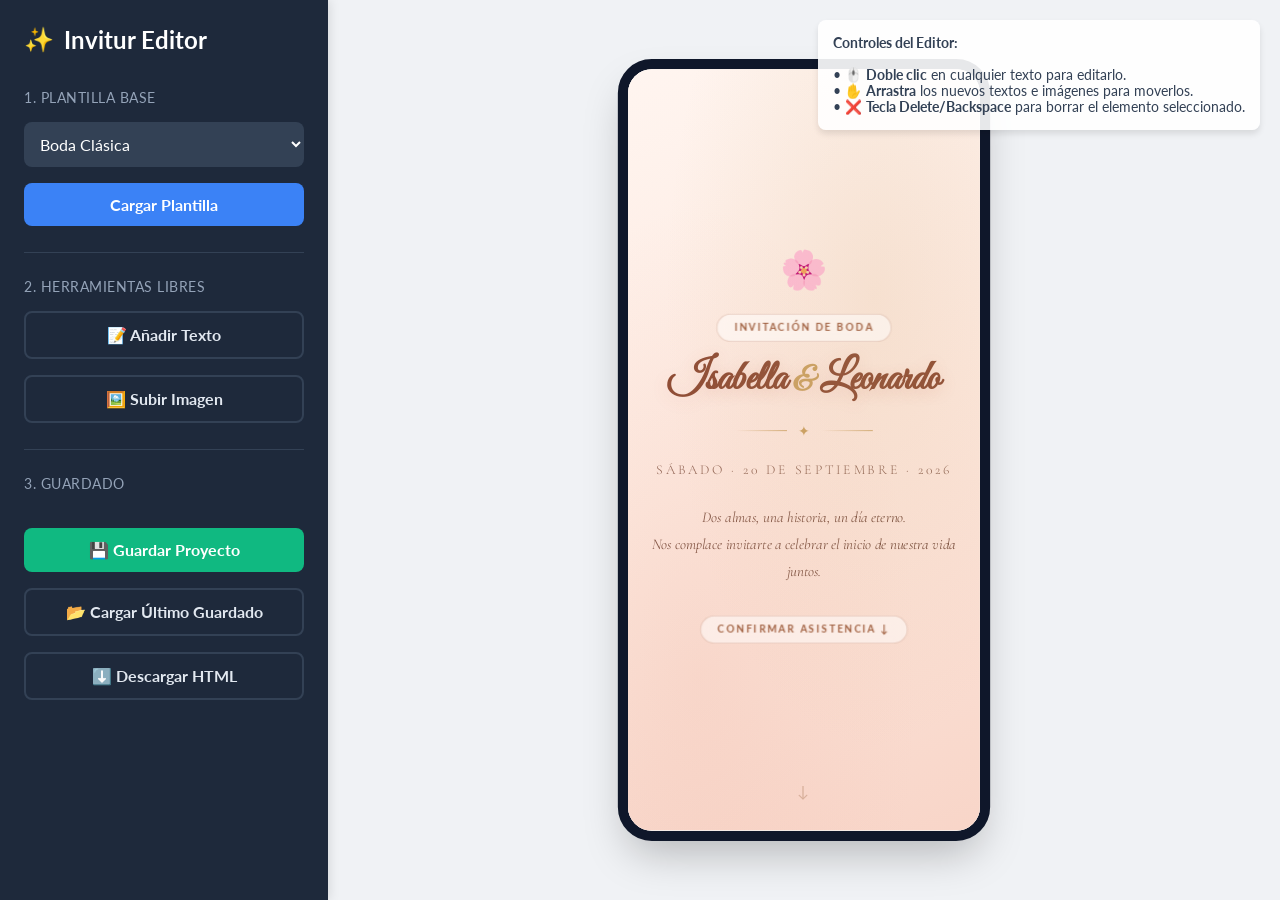
<file: editor.html>
<!DOCTYPE html>
<html lang="es">
<head>
    <meta charset="UTF-8">
    <title>Invitur Editor Pro</title>
    <link rel="icon" type="image/png" href="assets/favicon.png" />
    <link href="https://fonts.googleapis.com/css2?family=Lato:wght@400;700&display=swap" rel="stylesheet">
    <style>
        body { 
            margin: 0; 
            display: flex; 
            height: 100vh; 
            background: #f0f2f5; 
            font-family: 'Lato', sans-serif;
            overflow: hidden;
        }
        .sidebar { 
            width: 280px; 
            background: #1e293b; 
            color: #f8fafc; 
            padding: 24px; 
            display: flex; 
            flex-direction: column; 
            gap: 16px; 
            box-shadow: 2px 0 10px rgba(0,0,0,0.1);
            z-index: 10;
        }
        .sidebar-header {
            font-size: 1.5rem;
            font-weight: 700;
            margin-bottom: 20px;
            color: #fff;
            display: flex;
            align-items: center;
            gap: 10px;
        }
        .sidebar label {
            font-size: 0.85rem;
            color: #94a3b8;
            text-transform: uppercase;
            letter-spacing: 0.5px;
        }
        .sidebar select, .sidebar button { 
            padding: 12px; 
            border: none; 
            border-radius: 8px; 
            font-size: 1rem;
            cursor: pointer; 
            font-family: 'Lato', sans-serif;
            transition: all 0.2s;
        }
        .sidebar select {
            background: #334155;
            color: white;
            outline: none;
        }
        .sidebar button {
            background: #3b82f6;
            color: white;
            font-weight: 700;
        }
        .sidebar button:hover { background: #2563eb; }
        
        .sidebar .btn-outline {
            background: transparent;
            border: 2px solid #334155;
            color: #e2e8f0;
        }
        .sidebar .btn-outline:hover {
            border-color: #cbd5e1;
            color: #fff;
        }
        
        .sidebar .btn-success { background: #10b981; margin-top: 20px; }
        .sidebar .btn-success:hover { background: #059669; }

        hr { border: 0; border-top: 1px solid #334155; width: 100%; margin: 10px 0; }
        
        .canvas-area { 
            flex-grow: 1; 
            display: flex; 
            justify-content: center; 
            align-items: center; 
            padding: 40px; 
            position: relative;
        }
        
        /* Mobile phone mockup frame */
        .device-frame {
            width: 414px;
            height: 896px; /* iPhone Max size ratio approx */
            background: #fff;
            border-radius: 40px;
            box-shadow: 0 25px 50px -12px rgba(0, 0, 0, 0.25);
            border: 12px solid #0f172a;
            overflow: hidden;
            position: relative;
            transform-origin: center center;
        }
        
        #canvas-frame { 
            width: 100%; 
            height: 100%; 
            border: none; 
        }

        .hidden { display: none; }
        
        .controls-hint {
            position: absolute;
            top: 20px;
            right: 20px;
            background: rgba(255,255,255,0.9);
            padding: 15px;
            border-radius: 8px;
            box-shadow: 0 4px 6px rgba(0,0,0,0.1);
            font-size: 0.85rem;
            color: #334155;
            pointer-events: none;
        }

        /* Scaling for smaller screens */
        @media (max-height: 950px) {
            .device-frame { transform: scale(0.85); }
        }
        @media (max-height: 800px) {
            .device-frame { transform: scale(0.7); }
        }
    </style>
</head>
<body>
    <div class="sidebar">
        <div class="sidebar-header">
            <span>✨</span> Invitur Editor
        </div>
        
        <label>1. Plantilla Base</label>
        <select id="template-select">
            <option value="templates/boda.html">Boda Clásica</option>
            <option value="templates/xv-anos.html">XV Años</option>
            <option value="templates/baby-shower.html">Baby Shower</option>
            <option value="templates/cumpleanos.html">Cumpleaños Infantil</option>
            <option value="templates/bautizo.html">Bautizo</option>
            <option value="templates/graduacion.html">Graduación</option>
        </select>
        <button id="load-btn">Cargar Plantilla</button>
        
        <hr>
        
        <label>2. Herramientas Libres</label>
        <button id="add-text-btn" class="btn-outline">📝 Añadir Texto</button>
        <button id="add-img-btn" class="btn-outline">🖼️ Subir Imagen</button>
        <input type="file" id="img-upload" accept="image/*" class="hidden">
        
        <hr>
        
        <label>3. Guardado</label>
        <button id="save-btn" class="btn-success">💾 Guardar Proyecto</button>
        <button id="load-save-btn" class="btn-outline">📂 Cargar Último Guardado</button>
        <button id="download-btn" class="btn-outline" style="margin-top:0;">⬇️ Descargar HTML</button>
    </div>
    
    <div class="canvas-area">
        <div class="device-frame">
            <iframe id="canvas-frame"></iframe>
        </div>
        <div class="controls-hint">
            <strong>Controles del Editor:</strong><br><br>
            • 🖱️ <b>Doble clic</b> en cualquier texto para editarlo.<br>
            • ✋ <b>Arrastra</b> los nuevos textos e imágenes para moverlos.<br>
            • ❌ <b>Tecla Delete/Backspace</b> para borrar el elemento seleccionado.
        </div>
    </div>

    <script>
        const iframe = document.getElementById('canvas-frame');
        let currentDoc = null;
        let isDragging = false;
        let draggedElement = null;
        let offsetX = 0, offsetY = 0;
        let activeElement = null;

        // Cargar plantilla desde URL
        document.getElementById('load-btn').onclick = async () => {
            const url = document.getElementById('template-select').value;
            try {
                const res = await fetch(url);
                const html = await res.text();
                loadHTMLToIframe(html);
            } catch (err) {
                alert("Error al cargar la plantilla.");
            }
        };

        // Función central para inyectar HTML y activar el editor
        function loadHTMLToIframe(htmlContent) {
            const doc = iframe.contentWindow.document;
            doc.open();
            doc.write(htmlContent);
            doc.close();
            
            // Esperar un momento a que el DOM del iframe se parsee
            setTimeout(() => {
                initEditor(iframe.contentWindow.document);
            }, 500);
        }

        // Inicializar la lógica del editor dentro del iframe
        function initEditor(doc) {
            currentDoc = doc;

            // Inyectar estilos para los elementos draggables
            const style = doc.createElement('style');
            style.innerHTML = `
                .invitur-draggable {
                    position: absolute !important;
                    cursor: move;
                    z-index: 9999;
                    user-select: none;
                }
                .invitur-draggable:hover {
                    outline: 2px dashed #3b82f6;
                }
                .invitur-editing {
                    outline: 2px solid #10b981 !important;
                    cursor: text !important;
                    user-select: auto !important;
                }
                .invitur-selected {
                    outline: 2px solid #3b82f6;
                }
            `;
            doc.head.appendChild(style);

            // 1. WYSIWYG: Doble clic para editar cualquier texto existente o nuevo
            doc.body.addEventListener('dblclick', (e) => {
                // Prevenir edición en contenedores gigantes
                const tags = ['P', 'H1', 'H2', 'H3', 'H4', 'H5', 'H6', 'SPAN', 'DIV', 'A', 'BUTTON'];
                if (tags.includes(e.target.tagName)) {
                    e.preventDefault();
                    e.target.contentEditable = "true";
                    e.target.classList.add('invitur-editing');
                    e.target.focus();
                }
            });

            // Quitar modo edición al hacer clic fuera o perder foco
            doc.body.addEventListener('blur', (e) => {
                if(e.target.contentEditable === "true") {
                    e.target.contentEditable = "false";
                    e.target.classList.remove('invitur-editing');
                }
            }, true);

            // Seleccionar elemento activo (para borrarlo)
            doc.body.addEventListener('click', (e) => {
                if (activeElement) activeElement.classList.remove('invitur-selected');
                if (e.target.classList.contains('invitur-draggable') || e.target.tagName === 'IMG') {
                    activeElement = e.target;
                    activeElement.classList.add('invitur-selected');
                } else {
                    activeElement = null;
                }
            });

            // Borrar con teclado
            doc.addEventListener('keydown', (e) => {
                if ((e.key === 'Delete' || e.key === 'Backspace') && activeElement) {
                    if (activeElement.contentEditable === "true") return; // No borrar si está escribiendo
                    activeElement.remove();
                    activeElement = null;
                }
            });

            // 2. Drag & Drop para elementos creados por el usuario
            doc.body.addEventListener('mousedown', (e) => {
                const el = e.target;
                if (el.classList.contains('invitur-draggable')) {
                    if(el.contentEditable === "true") return; // Dejar escribir
                    
                    isDragging = true;
                    draggedElement = el;
                    
                    // Calcular offset basado en el zoom/scroll
                    const rect = draggedElement.getBoundingClientRect();
                    offsetX = e.clientX - rect.left;
                    offsetY = e.clientY - rect.top;
                    
                    // Prevenir selección de texto accidental al arrastrar
                    e.preventDefault(); 
                }
            });

            doc.body.addEventListener('mousemove', (e) => {
                if (isDragging && draggedElement) {
                    // Prevenir el comportamiento por defecto (como drag de imágenes nativo)
                    e.preventDefault();
                    
                    // Obtener el scroll del iframe
                    const scrollX = doc.documentElement.scrollLeft || doc.body.scrollLeft;
                    const scrollY = doc.documentElement.scrollTop || doc.body.scrollTop;
                    
                    draggedElement.style.left = (e.clientX + scrollX - offsetX) + 'px';
                    draggedElement.style.top = (e.clientY + scrollY - offsetY) + 'px';
                }
            });

            doc.body.addEventListener('mouseup', () => {
                isDragging = false;
                draggedElement = null;
            });
            
            // Soltar fuera del documento (si el ratón sale del iframe)
            doc.body.addEventListener('mouseleave', () => {
                isDragging = false;
                draggedElement = null;
            });
            
            // Prevenir drag nativo de imagenes que rompe el custom drag
            doc.body.addEventListener('dragstart', (e) => {
                if (e.target.classList.contains('invitur-draggable')) {
                    e.preventDefault();
                }
            });
        }

        // Agregar texto libre
        document.getElementById('add-text-btn').onclick = () => {
            if (!currentDoc) return alert("Carga una plantilla primero.");
            const div = currentDoc.createElement('div');
            div.className = 'invitur-draggable';
            div.textContent = 'Doble clic para editar texto';
            
            // Obtener scroll actual para que aparezca en el centro de la vista
            const scrollY = currentDoc.documentElement.scrollTop || currentDoc.body.scrollTop;
            
            div.style.top = (scrollY + 200) + 'px';
            div.style.left = '50px';
            div.style.fontSize = '24px';
            div.style.color = '#3a2a1a';
            div.style.fontFamily = "'Cormorant Garamond', serif";
            div.style.padding = '10px';
            
            currentDoc.body.appendChild(div);
        };

        // Agregar imagen libre
        const imgInput = document.getElementById('img-upload');
        document.getElementById('add-img-btn').onclick = () => {
            if (!currentDoc) return alert("Carga una plantilla primero.");
            imgInput.click();
        };

        imgInput.onchange = (e) => {
            const file = e.target.files[0];
            if (!file) return;
            const reader = new FileReader();
            reader.onload = (event) => {
                const img = currentDoc.createElement('img');
                img.src = event.target.result;
                img.className = 'invitur-draggable';
                
                const scrollY = currentDoc.documentElement.scrollTop || currentDoc.body.scrollTop;
                img.style.top = (scrollY + 200) + 'px';
                img.style.left = '50px';
                img.style.width = '200px';
                img.style.borderRadius = '10px';
                img.style.boxShadow = '0 10px 20px rgba(0,0,0,0.15)';
                
                currentDoc.body.appendChild(img);
                imgInput.value = ""; // reset
            };
            reader.readAsDataURL(file);
        };

        // Funciones de Guardado (Local Storage por ahora)
        document.getElementById('save-btn').onclick = () => {
            if (!currentDoc) return alert("No hay nada que guardar.");
            // Limpiar clases de seleccion antes de guardar
            if (activeElement) activeElement.classList.remove('invitur-selected');
            
            const htmlContent = currentDoc.documentElement.outerHTML;
            localStorage.setItem('invitur_saved_project', htmlContent);
            
            const btn = document.getElementById('save-btn');
            btn.textContent = "✅ Guardado";
            setTimeout(() => btn.textContent = "💾 Guardar Proyecto", 2000);
        };

        document.getElementById('load-save-btn').onclick = () => {
            const savedHtml = localStorage.getItem('invitur_saved_project');
            if (savedHtml) {
                loadHTMLToIframe(savedHtml);
            } else {
                alert("No tienes ningún proyecto guardado.");
            }
        };

        // Descargar HTML
        document.getElementById('download-btn').onclick = () => {
            if (!currentDoc) return alert("Carga o crea un proyecto primero.");
            if (activeElement) activeElement.classList.remove('invitur-selected');
            
            const htmlContent = currentDoc.documentElement.outerHTML;
            const blob = new Blob([htmlContent], { type: 'text/html' });
            const url = URL.createObjectURL(blob);
            
            const a = document.createElement('a');
            a.href = url;
            a.download = 'mi-invitacion.html';
            document.body.appendChild(a);
            a.click();
            document.body.removeChild(a);
            URL.revokeObjectURL(url);
        };

        // Cargar plantilla por defecto al inicio
        window.onload = () => {
            document.getElementById('load-btn').click();
        };

    </script>
</body>
</html>
</file>
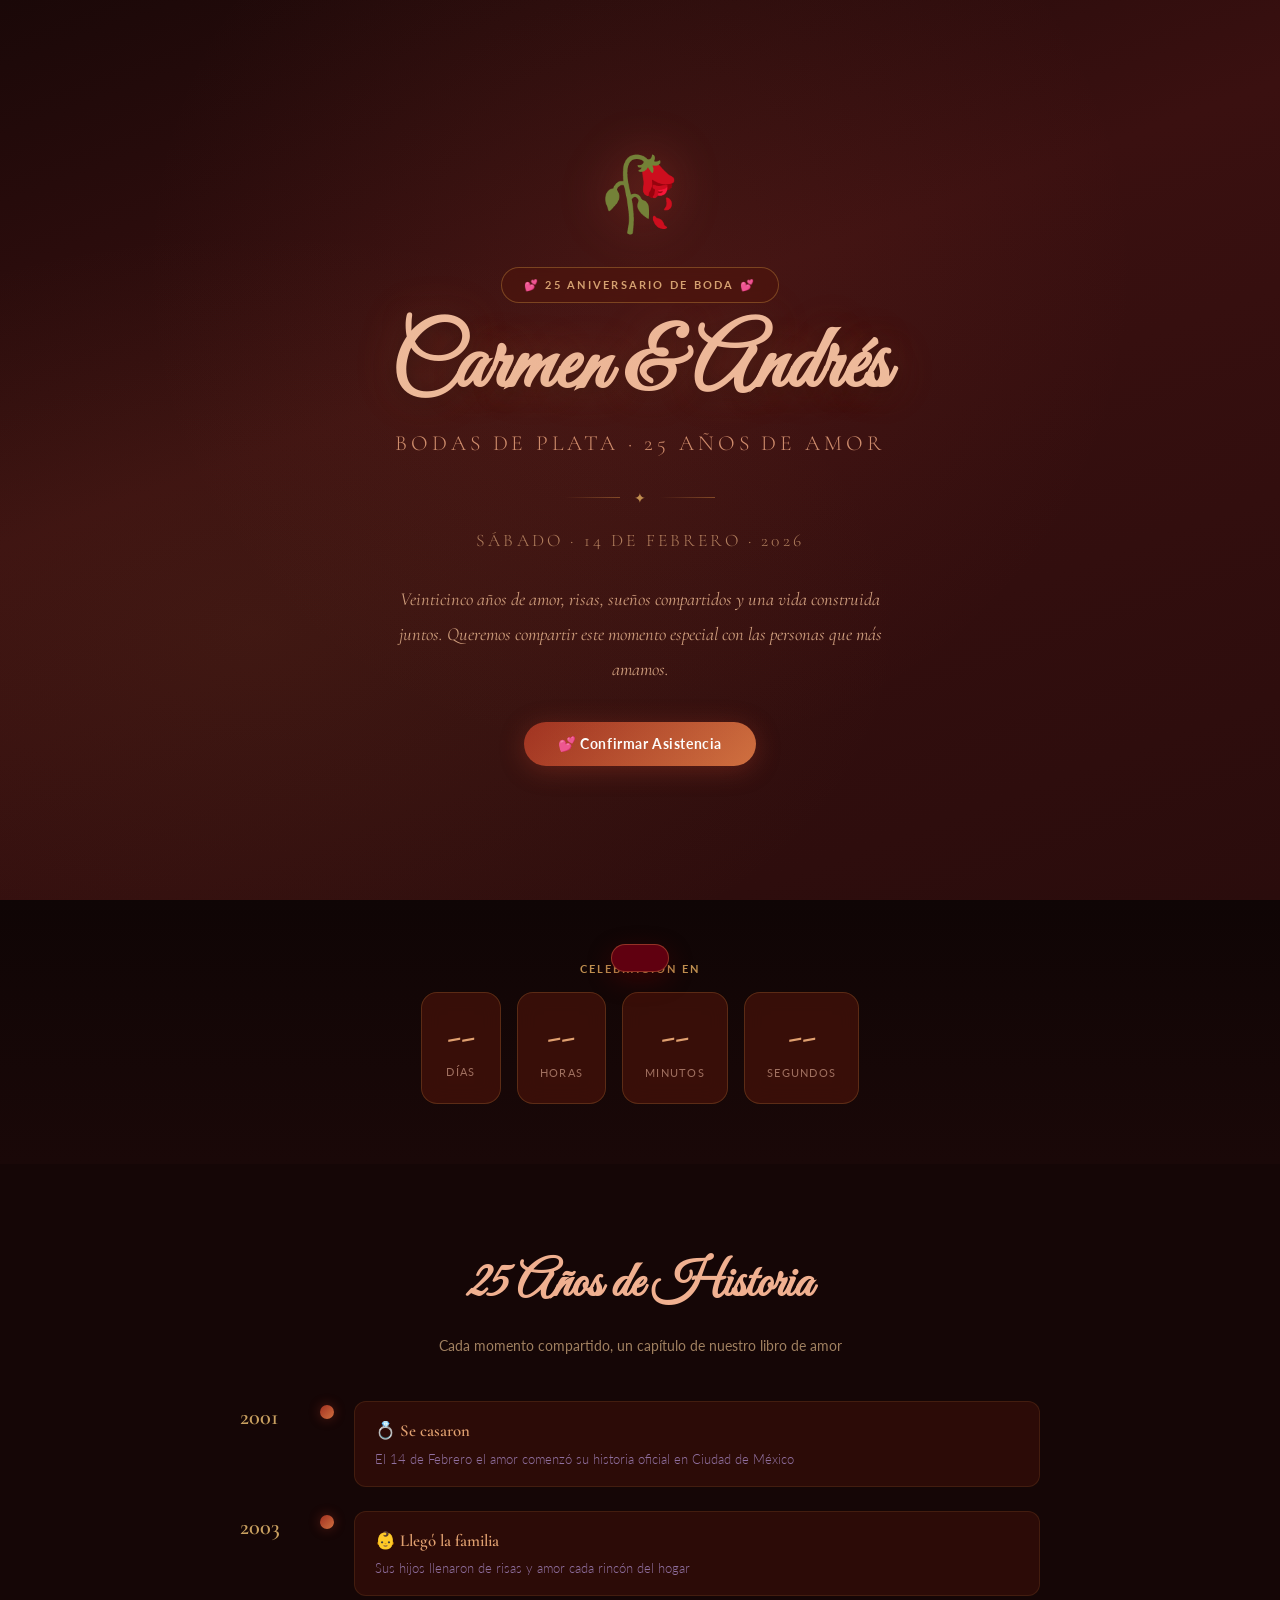
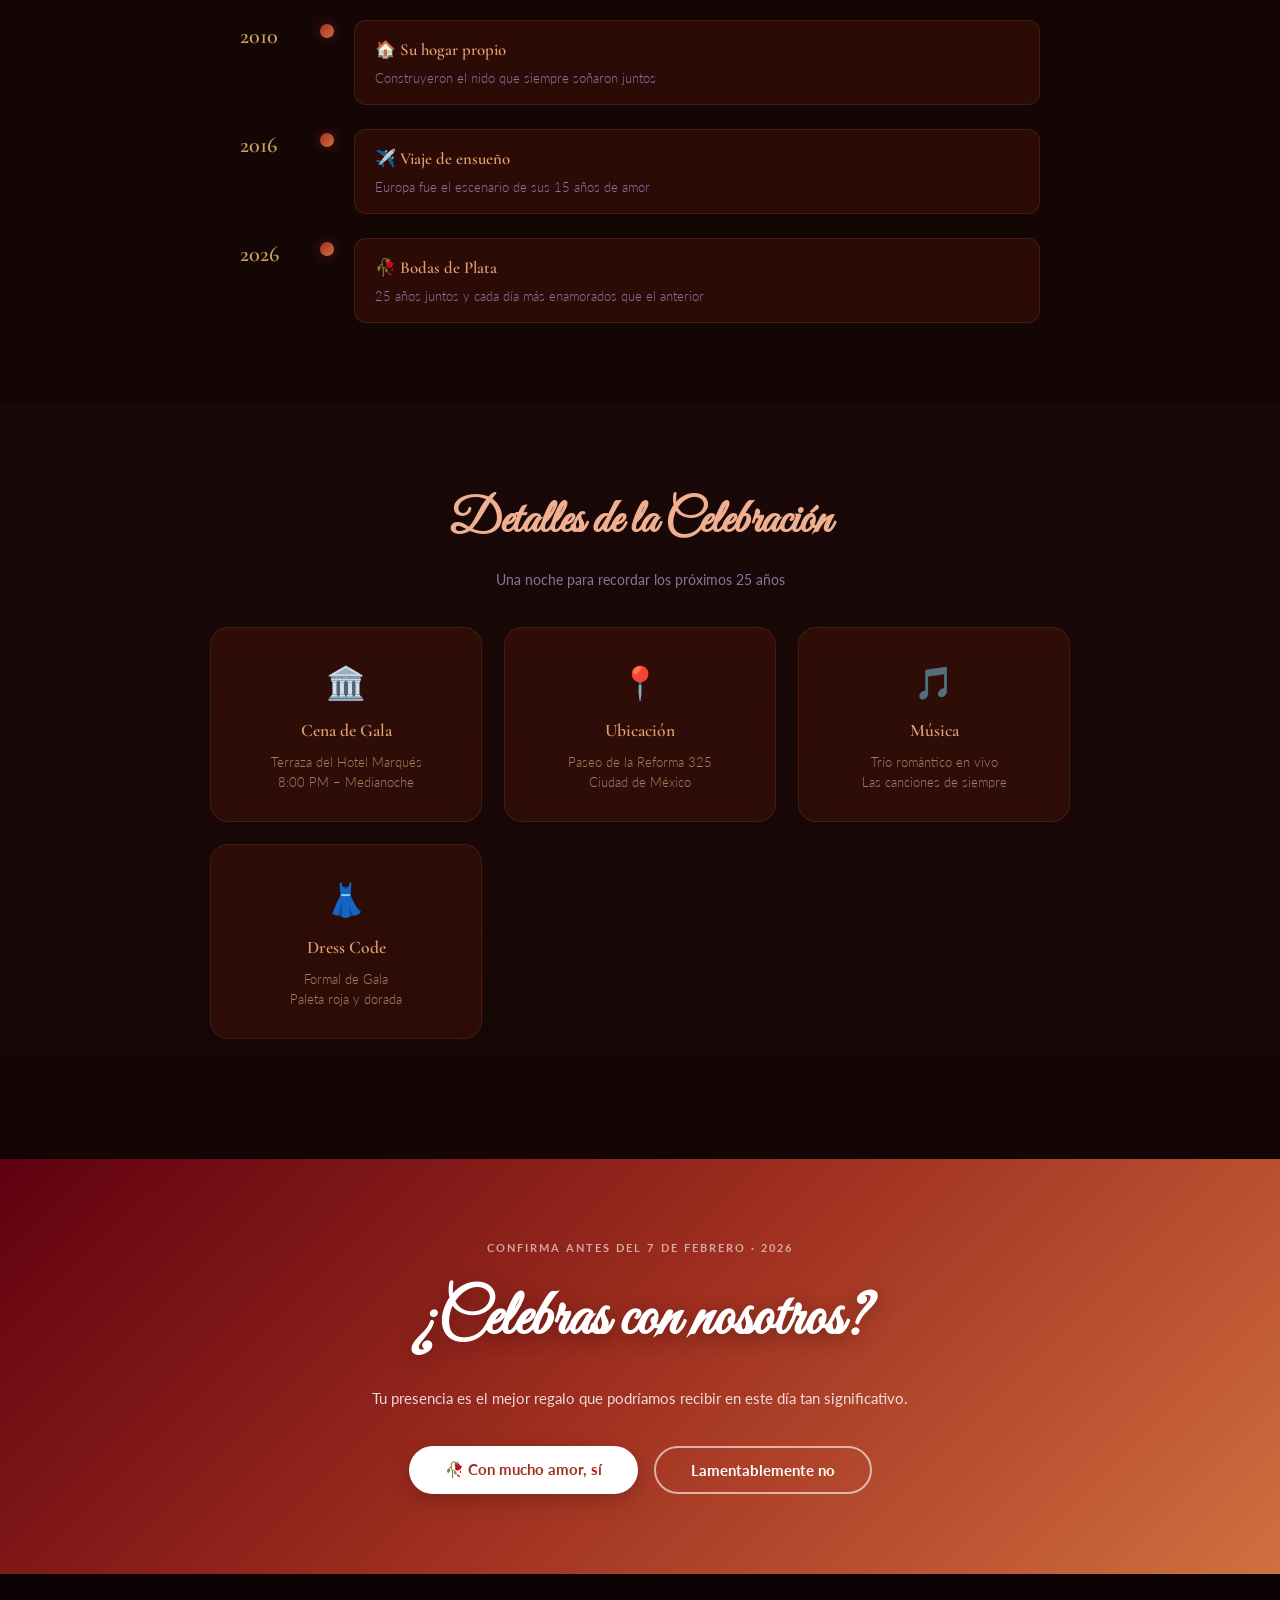
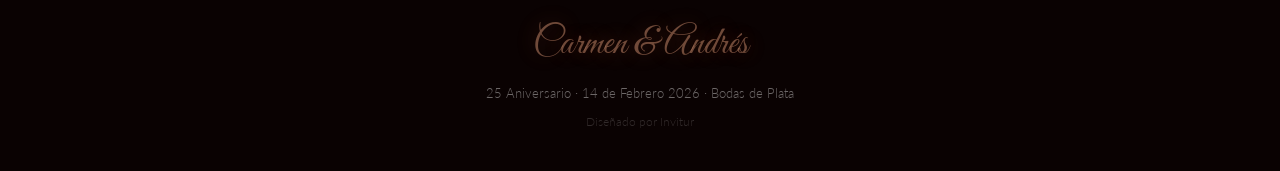
<file: templates/aniversario.html>
<!DOCTYPE html>
<html lang="es">

<head>
    <meta charset="UTF-8" />
    <link rel="icon" type="image/png" href="../assets/favicon.png"/>
    <meta name="viewport" content="width=device-width, initial-scale=1.0" />
    <title>Aniversario · Carmen & Andrés · 25 Años</title>
    <link
        href="https://fonts.googleapis.com/css2?family=Cormorant+Garamond:ital,wght@0,300;0,400;0,600;1,300;1,400&family=Lato:wght@300;400;700&family=Great+Vibes&display=swap"
        rel="stylesheet" />
    <style>
        *,
        *::before,
        *::after {
            box-sizing: border-box;
            margin: 0;
            padding: 0
        }

        html {
            scroll-behavior: smooth
        }

        body {
            font-family: 'Lato', sans-serif;
            background: #1a0808;
            color: #f0e0d0;
            overflow-x: hidden;
            line-height: 1.6
        }

        #embers {
            position: fixed;
            inset: 0;
            pointer-events: none;
            z-index: 0;
            overflow: hidden
        }

        .ember {
            position: absolute;
            border-radius: 50%;
            animation: riseUp ease-in-out infinite
        }

        @keyframes riseUp {
            0% {
                transform: translateY(0) scale(1);
                opacity: .7
            }

            100% {
                transform: translateY(-100vh) scale(.3);
                opacity: 0
            }
        }

        section {
            position: relative;
            z-index: 1
        }

        /* HERO */
        .hero {
            min-height: 100vh;
            background: linear-gradient(160deg, #1a0808 0%, #3a1010 40%, #2a0c0c 100%);
            display: flex;
            flex-direction: column;
            align-items: center;
            justify-content: center;
            text-align: center;
            padding: 60px 24px;
            position: relative;
            overflow: hidden
        }

        .hero::before {
            content: '';
            position: absolute;
            inset: 0;
            background: radial-gradient(ellipse at 50% 30%, rgba(200, 80, 60, .1), transparent 55%), radial-gradient(ellipse at 20% 70%, rgba(180, 130, 60, .08), transparent 45%)
        }

        .rose {
            font-size: 4.5rem;
            animation: rosePulse 4s ease-in-out infinite;
            display: block;
            margin-bottom: 4px;
            filter: drop-shadow(0 0 24px rgba(220, 80, 60, .4))
        }

        @keyframes rosePulse {

            0%,
            100% {
                transform: scale(1) rotate(-4deg)
            }

            50% {
                transform: scale(1.1) rotate(4deg)
            }
        }

        .years-badge {
            display: inline-flex;
            align-items: center;
            gap: 10px;
            border: 1px solid rgba(200, 140, 60, .4);
            color: #d4a070;
            font-size: .7rem;
            font-weight: 700;
            letter-spacing: .2em;
            text-transform: uppercase;
            padding: 8px 22px;
            border-radius: 50px;
            margin: 14px 0;
            background: rgba(80, 20, 10, .5);
            backdrop-filter: blur(8px)
        }

        .hero-names {
            font-family: 'Great Vibes', cursive;
            font-size: clamp(3rem, 8vw, 5.5rem);
            color: #f0c0a0;
            text-shadow: 0 0 40px rgba(220, 100, 60, .3), 0 4px 20px rgba(0, 0, 0, .5);
            line-height: 1.15;
            margin-bottom: 8px
        }

        .hero-sub {
            font-family: 'Cormorant Garamond', serif;
            font-size: clamp(1rem, 2vw, 1.35rem);
            color: #d09070;
            letter-spacing: .18em;
            text-transform: uppercase;
            font-weight: 300;
            margin-bottom: 22px
        }

        .divider {
            display: flex;
            align-items: center;
            gap: 14px;
            margin: 4px auto 18px;
            width: fit-content
        }

        .divider::before,
        .divider::after {
            content: '';
            display: block;
            width: 55px;
            height: 1px;
            background: linear-gradient(90deg, transparent, rgba(200, 130, 60, .5))
        }

        .divider span {
            color: #c09050;
            font-size: .9rem
        }

        .date-row {
            font-family: 'Cormorant Garamond', serif;
            font-size: 1.1rem;
            color: #b08060;
            letter-spacing: .18em;
            text-transform: uppercase;
            font-weight: 300;
            margin-bottom: 26px
        }

        .hero-msg {
            font-family: 'Cormorant Garamond', serif;
            font-style: italic;
            color: #d0a080;
            max-width: 520px;
            font-size: 1.15rem;
            line-height: 1.9;
            margin: 0 auto 36px
        }

        .hero-btn {
            display: inline-flex;
            align-items: center;
            gap: 8px;
            background: linear-gradient(135deg, #a03020, #d07040);
            color: #fff;
            padding: 13px 34px;
            border-radius: 50px;
            font-weight: 700;
            font-size: .9rem;
            box-shadow: 0 4px 24px rgba(180, 60, 40, .35);
            transition: .3s;
            border: none;
            cursor: pointer;
            font-family: 'Lato', sans-serif;
            letter-spacing: .04em
        }

        .hero-btn:hover {
            transform: translateY(-2px);
            box-shadow: 0 8px 32px rgba(180, 60, 40, .5)
        }

        /* COUNTDOWN */
        .countdown-section {
            background: linear-gradient(180deg, #0f0505, #1a0808);
            padding: 60px 24px;
            text-align: center
        }

        .section-label {
            font-size: .7rem;
            font-weight: 700;
            letter-spacing: .18em;
            text-transform: uppercase;
            color: #c09050;
            margin-bottom: 12px
        }

        .countdown {
            display: flex;
            justify-content: center;
            gap: 16px;
            flex-wrap: wrap;
            margin-top: 14px
        }

        .count-box {
            background: rgba(80, 20, 10, .6);
            border: 1px solid rgba(200, 130, 60, .25);
            border-radius: 16px;
            padding: 20px 22px;
            min-width: 80px;
            backdrop-filter: blur(10px)
        }

        .count-num {
            font-family: 'Cormorant Garamond', serif;
            font-size: 2.8rem;
            font-weight: 600;
            color: #e0a070;
            line-height: 1;
            display: block
        }

        .count-label {
            font-size: .66rem;
            text-transform: uppercase;
            letter-spacing: .12em;
            color: #a07060;
            margin-top: 4px
        }

        /* MEMORIES TIMELINE */
        .memories {
            background: #150606;
            padding: 80px 24px
        }

        .mem-inner {
            max-width: 800px;
            margin: 0 auto;
            text-align: center
        }

        .section-title {
            font-family: 'Great Vibes', cursive;
            font-size: clamp(2.2rem, 4vw, 3.5rem);
            color: #f0b090;
            margin-bottom: 8px
        }

        .section-sub {
            color: #a08060;
            font-size: .9rem;
            margin-bottom: 44px
        }

        .timeline {
            display: flex;
            flex-direction: column;
            gap: 24px;
            text-align: left
        }

        .tl-item {
            display: flex;
            gap: 20px;
            align-items: flex-start
        }

        .tl-year {
            font-family: 'Cormorant Garamond', serif;
            font-size: 1.4rem;
            font-weight: 600;
            color: #c9a060;
            min-width: 60px;
            line-height: 1.4
        }

        .tl-dot {
            width: 14px;
            height: 14px;
            background: linear-gradient(135deg, #a03020, #d07040);
            border-radius: 50%;
            flex-shrink: 0;
            margin-top: 4px;
            box-shadow: 0 0 12px rgba(180, 60, 40, .4)
        }

        .tl-info {
            flex: 1;
            background: rgba(80, 20, 10, .4);
            border: 1px solid rgba(200, 130, 60, .15);
            border-radius: 12px;
            padding: 16px 20px
        }

        .tl-title {
            font-family: 'Cormorant Garamond', serif;
            font-size: 1.05rem;
            color: #e0a070;
            font-weight: 600;
            margin-bottom: 4px
        }

        .tl-desc {
            font-size: .82rem;
            color: #9070a0;
            font-weight: 300;
            line-height: 1.55
        }

        /* DETAILS */
        .details {
            background: linear-gradient(180deg, #1a0808, #150606);
            padding: 80px 24px
        }

        .details-inner {
            max-width: 860px;
            margin: 0 auto;
            text-align: center
        }

        .details-grid {
            display: grid;
            grid-template-columns: repeat(auto-fit, minmax(200px, 1fr));
            gap: 22px;
            margin-bottom: 40px
        }

        .detail-card {
            background: rgba(80, 20, 10, .4);
            border: 1px solid rgba(200, 130, 60, .15);
            border-radius: 18px;
            padding: 28px 18px;
            transition: .3s;
            backdrop-filter: blur(8px)
        }

        .detail-card:hover {
            transform: translateY(-4px);
            border-color: rgba(200, 100, 60, .4);
            box-shadow: 0 10px 28px rgba(0, 0, 0, .3)
        }

        .detail-icon {
            font-size: 2rem;
            margin-bottom: 10px;
            display: block
        }

        .detail-title {
            font-family: 'Cormorant Garamond', serif;
            font-size: 1.1rem;
            color: #e0a070;
            margin-bottom: 6px;
            font-weight: 600
        }

        .detail-text {
            font-size: .84rem;
            color: #a08060;
            line-height: 1.55;
            font-weight: 300
        }

        /* RSVP */
        .rsvp-section {
            background: linear-gradient(135deg, #600010, #a03020, #d07040);
            padding: 80px 24px;
            text-align: center;
            position: relative;
            overflow: hidden
        }

        .rsvp-title {
            font-family: 'Great Vibes', cursive;
            font-size: clamp(2.5rem, 5vw, 4rem);
            color: #fff;
            margin-bottom: 14px;
            text-shadow: 0 4px 20px rgba(0, 0, 0, .3)
        }

        .rsvp-sub {
            color: rgba(255, 255, 255, .82);
            margin-bottom: 36px;
            font-size: .95rem
        }

        .rsvp-btns {
            display: flex;
            gap: 16px;
            justify-content: center;
            flex-wrap: wrap
        }

        .btn-yes {
            background: #fff;
            color: #a03020;
            padding: 14px 36px;
            border-radius: 50px;
            border: none;
            font-weight: 700;
            font-size: .95rem;
            cursor: pointer;
            transition: .3s;
            font-family: 'Lato', sans-serif;
            box-shadow: 0 6px 20px rgba(0, 0, 0, .2)
        }

        .btn-yes:hover {
            transform: translateY(-2px);
            box-shadow: 0 10px 28px rgba(0, 0, 0, .3)
        }

        .btn-no {
            background: transparent;
            color: #fff;
            padding: 13px 35px;
            border-radius: 50px;
            border: 2px solid rgba(255, 255, 255, .6);
            font-weight: 700;
            font-size: .95rem;
            cursor: pointer;
            transition: .3s;
            font-family: 'Lato', sans-serif
        }

        .btn-no:hover {
            background: rgba(255, 255, 255, .12)
        }

        /* MODAL */
        .modal-overlay {
            display: none;
            position: fixed;
            inset: 0;
            background: rgba(10, 0, 0, .7);
            z-index: 1000;
            align-items: center;
            justify-content: center;
            backdrop-filter: blur(6px)
        }

        .modal-overlay.open {
            display: flex
        }

        .modal {
            background: #1a0808;
            border: 1px solid rgba(200, 130, 60, .3);
            border-radius: 24px;
            padding: 40px 32px;
            max-width: 400px;
            width: 90%;
            text-align: center;
            animation: modalIn .4s cubic-bezier(.34, 1.56, .64, 1)
        }

        @keyframes modalIn {
            from {
                transform: scale(.85);
                opacity: 0
            }

            to {
                transform: scale(1);
                opacity: 1
            }
        }

        .modal h3 {
            font-family: 'Great Vibes', cursive;
            font-size: 2.2rem;
            color: #f0b090;
            margin-bottom: 10px
        }

        .modal p {
            color: #a08060;
            margin-bottom: 22px;
            font-size: .88rem
        }

        .modal input {
            width: 100%;
            border: 1px solid rgba(200, 130, 60, .3);
            border-radius: 10px;
            padding: 12px 16px;
            font-size: .95rem;
            margin-bottom: 14px;
            outline: none;
            font-family: 'Lato', sans-serif;
            color: #f0e0d0;
            background: rgba(80, 20, 10, .5);
            transition: border-color .2s
        }

        .modal input:focus {
            border-color: #c09050
        }

        .modal input::placeholder {
            color: #706050
        }

        .modal-btns {
            display: flex;
            gap: 10px
        }

        .btn-confirm {
            flex: 1;
            background: linear-gradient(135deg, #a03020, #d07040);
            color: #fff;
            padding: 13px;
            border-radius: 10px;
            border: none;
            font-weight: 700;
            cursor: pointer;
            font-family: 'Lato', sans-serif;
            font-size: .88rem
        }

        .btn-cancel {
            padding: 13px 18px;
            border-radius: 10px;
            border: 1px solid rgba(200, 130, 60, .3);
            background: transparent;
            cursor: pointer;
            font-family: 'Lato', sans-serif;
            color: #a08060;
            font-size: .88rem
        }

        .modal-wrap {
            position: relative
        }

        .modal-close {
            position: absolute;
            top: -10px;
            right: -10px;
            width: 34px;
            height: 34px;
            background: #1a0808;
            border-radius: 50%;
            border: 1px solid rgba(200, 130, 60, .3);
            cursor: pointer;
            font-size: 1rem;
            color: #a08060;
            display: flex;
            align-items: center;
            justify-content: center
        }

        footer {
            background: #0a0202;
            color: rgba(255, 255, 255, .4);
            text-align: center;
            padding: 40px 24px
        }

        footer .f-names {
            font-family: 'Great Vibes', cursive;
            font-size: 2.4rem;
            color: #d0907080;
            text-shadow: 0 0 20px rgba(200, 100, 60, .3);
            margin-bottom: 8px
        }

        footer p {
            font-size: .82rem;
            font-weight: 300
        }

        #toast {
            position: fixed;
            bottom: 28px;
            left: 50%;
            transform: translateX(-50%) translateY(100px);
            background: #600010;
            border: 1px solid rgba(200, 100, 60, .5);
            color: #f0c0a0;
            padding: 13px 28px;
            border-radius: 50px;
            font-size: .88rem;
            font-weight: 600;
            z-index: 9999;
            transition: transform .4s cubic-bezier(.34, 1.56, .64, 1);
            white-space: nowrap;
            box-shadow: 0 8px 24px rgba(100, 0, 0, .4)
        }
    </style>
</head>

<body>
    <div id="embers"></div>
    <section class="hero">
        <span class="rose">🥀</span>
        <div class="years-badge">💕 25 Aniversario de Boda 💕</div>
        <h1 class="hero-names">Carmen & Andrés</h1>
        <p class="hero-sub">Bodas de Plata · 25 años de amor</p>
        <div class="divider"><span>✦</span></div>
        <p class="date-row">Sábado · 14 de Febrero · 2026</p>
        <p class="hero-msg">Veinticinco años de amor, risas, sueños compartidos y una vida construida juntos. Queremos
            compartir este momento especial con las personas que más amamos.</p>
        <button class="hero-btn" onclick="document.getElementById('rsvp').scrollIntoView({behavior:'smooth'})">💕
            Confirmar Asistencia</button>
    </section>
    <section class="countdown-section">
        <p class="section-label">Celebración en</p>
        <div class="countdown">
            <div class="count-box"><span class="count-num" id="days">--</span><span class="count-label">Días</span>
            </div>
            <div class="count-box"><span class="count-num" id="hours">--</span><span class="count-label">Horas</span>
            </div>
            <div class="count-box"><span class="count-num" id="minutes">--</span><span
                    class="count-label">Minutos</span></div>
            <div class="count-box"><span class="count-num" id="seconds">--</span><span
                    class="count-label">Segundos</span></div>
        </div>
    </section>
    <section class="memories">
        <div class="mem-inner">
            <h2 class="section-title">25 Años de Historia</h2>
            <p class="section-sub">Cada momento compartido, un capítulo de nuestro libro de amor</p>
            <div class="timeline">
                <div class="tl-item">
                    <div class="tl-year">2001</div>
                    <div class="tl-dot"></div>
                    <div class="tl-info">
                        <p class="tl-title">💍 Se casaron</p>
                        <p class="tl-desc">El 14 de Febrero el amor comenzó su historia oficial en Ciudad de México</p>
                    </div>
                </div>
                <div class="tl-item">
                    <div class="tl-year">2003</div>
                    <div class="tl-dot"></div>
                    <div class="tl-info">
                        <p class="tl-title">👶 Llegó la familia</p>
                        <p class="tl-desc">Sus hijos llenaron de risas y amor cada rincón del hogar</p>
                    </div>
                </div>
                <div class="tl-item">
                    <div class="tl-year">2010</div>
                    <div class="tl-dot"></div>
                    <div class="tl-info">
                        <p class="tl-title">🏠 Su hogar propio</p>
                        <p class="tl-desc">Construyeron el nido que siempre soñaron juntos</p>
                    </div>
                </div>
                <div class="tl-item">
                    <div class="tl-year">2016</div>
                    <div class="tl-dot"></div>
                    <div class="tl-info">
                        <p class="tl-title">✈️ Viaje de ensueño</p>
                        <p class="tl-desc">Europa fue el escenario de sus 15 años de amor</p>
                    </div>
                </div>
                <div class="tl-item">
                    <div class="tl-year">2026</div>
                    <div class="tl-dot"></div>
                    <div class="tl-info">
                        <p class="tl-title">🥀 Bodas de Plata</p>
                        <p class="tl-desc">25 años juntos y cada día más enamorados que el anterior</p>
                    </div>
                </div>
            </div>
        </div>
    </section>
    <section class="details">
        <div class="details-inner">
            <h2 class="section-title"
                style="font-family:'Great Vibes',cursive;font-size:3rem;color:#f0b090;margin-bottom:8px">Detalles de la
                Celebración</h2>
            <p style="color:#9070a0;margin-bottom:36px;font-size:.9rem">Una noche para recordar los próximos 25 años</p>
            <div class="details-grid">
                <div class="detail-card"><span class="detail-icon">🏛️</span>
                    <h3 class="detail-title">Cena de Gala</h3>
                    <p class="detail-text">Terraza del Hotel Marqués<br />8:00 PM – Medianoche</p>
                </div>
                <div class="detail-card"><span class="detail-icon">📍</span>
                    <h3 class="detail-title">Ubicación</h3>
                    <p class="detail-text">Paseo de la Reforma 325<br />Ciudad de México</p>
                </div>
                <div class="detail-card"><span class="detail-icon">🎵</span>
                    <h3 class="detail-title">Música</h3>
                    <p class="detail-text">Trío romántico en vivo<br />Las canciones de siempre</p>
                </div>
                <div class="detail-card"><span class="detail-icon">👗</span>
                    <h3 class="detail-title">Dress Code</h3>
                    <p class="detail-text">Formal de Gala<br />Paleta roja y dorada</p>
                </div>
            </div>
        </div>
    </section>
    <section class="rsvp-section" id="rsvp">
        <p class="section-label" style="color:rgba(255,255,255,.6)">Confirma antes del 7 de Febrero · 2026</p>
        <h2 class="rsvp-title">¿Celebras con nosotros?</h2>
        <p class="rsvp-sub">Tu presencia es el mejor regalo que podríamos recibir en este día tan significativo.</p>
        <div class="rsvp-btns">
            <button class="btn-yes" onclick="openModal(true)">🥀 Con mucho amor, sí</button>
            <button class="btn-no" onclick="openModal(false)">Lamentablemente no</button>
        </div>
    </section>
    <footer>
        <p class="f-names">Carmen & Andrés</p>
        <p>25 Aniversario · 14 de Febrero 2026 · Bodas de Plata</p>
        <p style="margin-top:8px;font-size:.75rem;opacity:.4">Diseñado por Invitur</p>
    </footer>
    <div class="modal-overlay" id="modalOverlay">
        <div class="modal">
            <div class="modal-wrap">
                <button class="modal-close" onclick="closeModal()">✕</button>
                <h3 id="modalTitle">¡Gracias! 💕</h3>
                <p id="modalSub">Tu presencia hace este aniversario aún más especial. Déjanos tu nombre.</p>
                <input type="text" id="guestName" placeholder="Tu nombre completo" />
                <div class="modal-btns">
                    <button class="btn-confirm" onclick="confirmRSVP()">Confirmar</button>
                    <button class="btn-cancel" onclick="closeModal()">Cancelar</button>
                </div>
            </div>
        </div>
    </div>
    <div id="toast"></div>
    <script>
        // Embers
        const ec = document.getElementById('embers');
        function mkEmber() { const e = document.createElement('div'); e.className = 'ember'; e.style.left = Math.random() * 100 + 'vw'; e.style.bottom = '0'; const sz = 2 + Math.random() * 4; e.style.width = sz + 'px'; e.style.height = sz + 'px'; const r = Math.floor(180 + Math.random() * 60), g = Math.floor(Math.random() * 80); e.style.background = `rgba(${r},${g},20,.8)`; e.style.boxShadow = `0 0 ${sz * 2}px rgba(${r},${g},0,.6)`; const dur = 5 + Math.random() * 8; e.style.animationDuration = dur + 's'; e.style.animationDelay = (Math.random() * 6) + 's'; ec.appendChild(e); setTimeout(() => { e.remove(); mkEmber() }, (dur + parseFloat(e.style.animationDelay)) * 1000 + 200) }
        for (let i = 0; i < 24; i++)mkEmber();
        // Countdown
        const target = new Date('2026-02-14T20:00:00');
        function tick() { const d = target - Date.now(); if (d <= 0) return; document.getElementById('days').textContent = Math.floor(d / 86400000); document.getElementById('hours').textContent = Math.floor((d % 86400000) / 3600000); document.getElementById('minutes').textContent = Math.floor((d % 3600000) / 60000); document.getElementById('seconds').textContent = Math.floor((d % 60000) / 1000) }
        tick(); setInterval(tick, 1000);
        // RSVP
        let attending = true;
        function openModal(att) { attending = att; document.getElementById('modalOverlay').classList.add('open'); document.getElementById('modalTitle').textContent = att ? '¡Gracias! 💕' : '¡Qué pena! 😢'; document.getElementById('modalSub').textContent = att ? 'Tu presencia hace este aniversario aún más especial. Déjanos tu nombre.' : '¿Nos haces saber por qué no podrás acompañarnos?' }
        function closeModal() { document.getElementById('modalOverlay').classList.remove('open') }
        function confirmRSVP() { const n = document.getElementById('guestName').value.trim(); if (!n) { document.getElementById('guestName').focus(); return } closeModal(); const t = document.getElementById('toast'); t.textContent = attending ? '💕 ¡Te esperamos, ' + n + '! Esta noche será mágica.' : '🌹 Gracias por avisar, ' + n + '. ¡Los uniremos en espíritu!'; t.style.transform = 'translateX(-50%) translateY(0)'; setTimeout(() => t.style.transform = 'translateX(-50%) translateY(100px)', 4500); document.getElementById('guestName').value = '' }
        document.getElementById('modalOverlay').addEventListener('click', e => { if (e.target === e.currentTarget) closeModal() });
    </script>
</body>

</html>
</file>
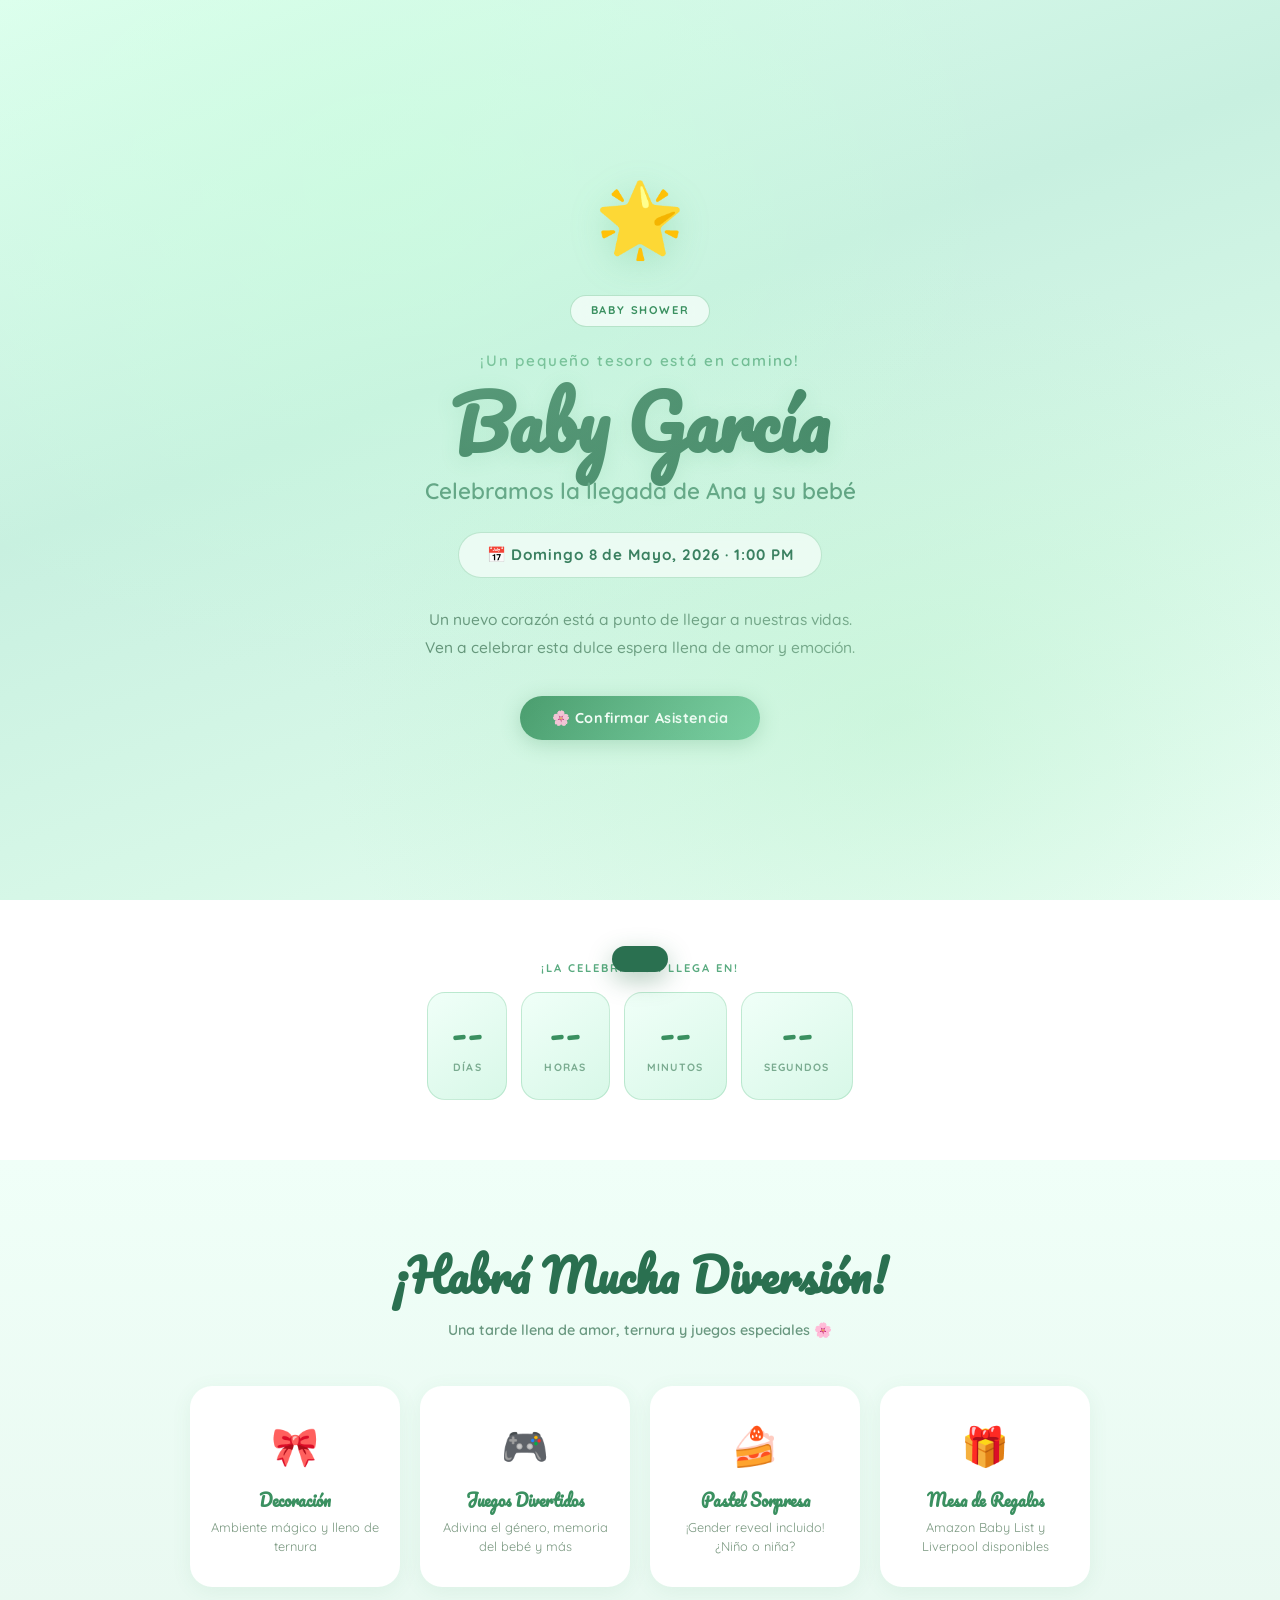
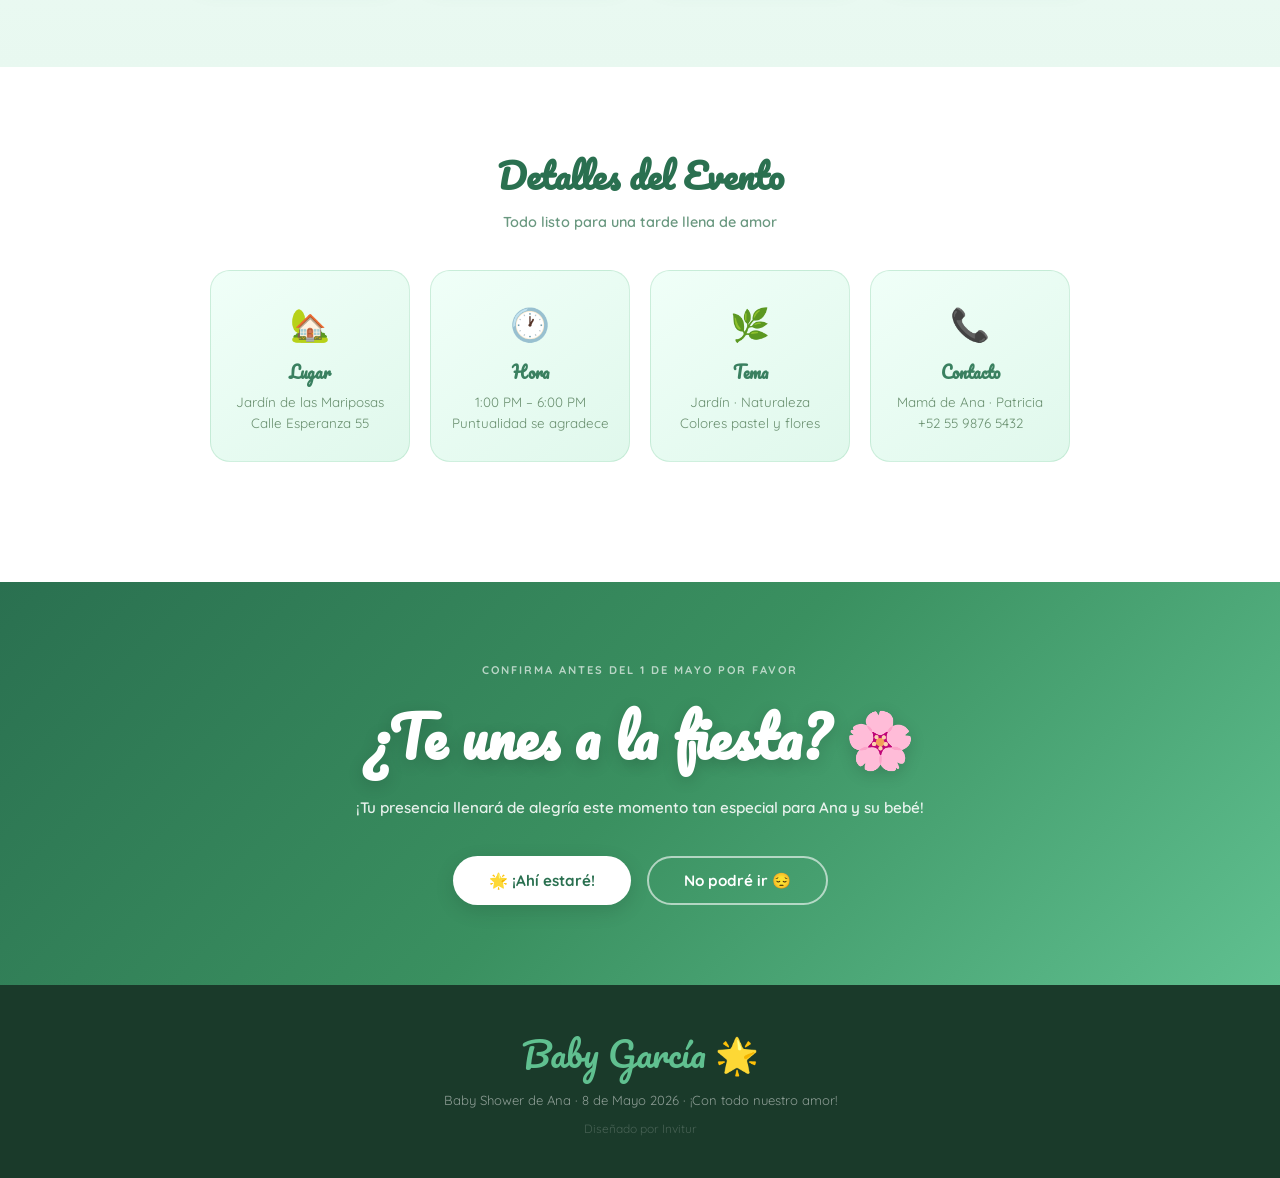
<file: templates/baby-shower.html>
<!DOCTYPE html>
<html lang="es">

<head>
    <meta charset="UTF-8" />
    <link rel="icon" type="image/png" href="../assets/favicon.png"/>
    <meta name="viewport" content="width=device-width, initial-scale=1.0" />
    <title>Baby Shower · Ana García</title>
    <link href="https://fonts.googleapis.com/css2?family=Quicksand:wght@300;400;600;700&family=Pacifico&display=swap"
        rel="stylesheet" />
    <style>
        *,
        *::before,
        *::after {
            box-sizing: border-box;
            margin: 0;
            padding: 0
        }

        html {
            scroll-behavior: smooth
        }

        body {
            font-family: 'Quicksand', sans-serif;
            background: #f0fff8;
            color: #2a4a3a;
            overflow-x: hidden;
            line-height: 1.6
        }

        #floaties {
            position: fixed;
            inset: 0;
            pointer-events: none;
            z-index: 0;
            overflow: hidden
        }

        .floaty {
            position: absolute;
            animation: floatUp linear infinite;
            opacity: .6
        }

        @keyframes floatUp {
            0% {
                transform: translateY(110vh) rotate(0);
                opacity: 0
            }

            10% {
                opacity: .6
            }

            90% {
                opacity: .6
            }

            100% {
                transform: translateY(-40px) rotate(360deg);
                opacity: 0
            }
        }

        section {
            position: relative;
            z-index: 1
        }

        /* HERO */
        .hero {
            min-height: 100vh;
            background: linear-gradient(160deg, #e0fff0 0%, #c8f0e0 40%, #d8f8e8 70%, #f0fff8 100%);
            display: flex;
            flex-direction: column;
            align-items: center;
            justify-content: center;
            text-align: center;
            padding: 60px 24px;
            position: relative;
            overflow: hidden
        }

        .hero::before {
            content: '';
            position: absolute;
            inset: 0;
            background: radial-gradient(ellipse at 30% 20%, rgba(200, 255, 220, .5), transparent 50%), radial-gradient(ellipse at 70% 80%, rgba(180, 240, 200, .4), transparent 45%)
        }

        .baby-icon {
            font-size: 4.5rem;
            animation: babyFloat 3s ease-in-out infinite;
            display: block;
            margin-bottom: 6px;
            filter: drop-shadow(0 8px 16px rgba(80, 180, 120, .25))
        }

        @keyframes babyFloat {

            0%,
            100% {
                transform: translateY(0) scale(1)
            }

            50% {
                transform: translateY(-14px) scale(1.06)
            }
        }

        .tag {
            display: inline-block;
            border: 1.5px solid rgba(80, 180, 120, .35);
            color: #3a9060;
            font-size: .7rem;
            font-weight: 700;
            letter-spacing: .16em;
            text-transform: uppercase;
            padding: 6px 20px;
            border-radius: 50px;
            margin: 14px 0 22px;
            background: rgba(255, 255, 255, .65);
            backdrop-filter: blur(8px)
        }

        .hero-pre {
            font-family: 'Quicksand', sans-serif;
            font-size: .95rem;
            color: #5aab80;
            letter-spacing: .12em;
            font-weight: 600;
            margin-bottom: 6px
        }

        .hero-name {
            font-family: 'Pacifico', cursive;
            font-size: clamp(2.5rem, 7vw, 4.5rem);
            color: #2a7050;
            text-shadow: 0 4px 20px rgba(60, 160, 100, .15);
            line-height: 1.2;
            margin-bottom: 8px
        }

        .hero-sub {
            font-size: clamp(1rem, 2.5vw, 1.4rem);
            color: #4a9070;
            font-weight: 600;
            margin-bottom: 22px
        }

        .date-row {
            background: rgba(255, 255, 255, .6);
            backdrop-filter: blur(8px);
            border: 1.5px solid rgba(80, 180, 120, .3);
            border-radius: 50px;
            display: inline-block;
            padding: 10px 28px;
            font-size: .95rem;
            font-weight: 700;
            color: #3a8060;
            margin: 0 0 28px;
            letter-spacing: .06em
        }

        .hero-msg {
            color: #5a8a70;
            max-width: 440px;
            font-size: .97rem;
            line-height: 1.8;
            margin: 0 auto 34px;
            font-weight: 500
        }

        .hero-btn {
            display: inline-flex;
            align-items: center;
            gap: 8px;
            background: linear-gradient(135deg, #3a9060, #60c090);
            color: #fff;
            padding: 13px 32px;
            border-radius: 50px;
            font-weight: 700;
            font-size: .9rem;
            box-shadow: 0 4px 20px rgba(60, 140, 90, .3);
            transition: .3s;
            border: none;
            cursor: pointer;
            font-family: 'Quicksand', sans-serif;
            letter-spacing: .04em
        }

        .hero-btn:hover {
            transform: translateY(-2px);
            box-shadow: 0 8px 28px rgba(60, 140, 90, .45)
        }

        /* COUNTDOWN */
        .countdown-section {
            background: #fff;
            padding: 60px 24px;
            text-align: center
        }

        .section-label {
            font-size: .7rem;
            font-weight: 700;
            letter-spacing: .18em;
            text-transform: uppercase;
            color: #5aab80;
            margin-bottom: 12px
        }

        .countdown {
            display: flex;
            justify-content: center;
            gap: 14px;
            flex-wrap: wrap;
            margin-top: 14px
        }

        .count-box {
            background: linear-gradient(145deg, #f0fff8, #d8f8e8);
            border: 1.5px solid rgba(80, 180, 120, .25);
            border-radius: 18px;
            padding: 20px 22px;
            min-width: 80px
        }

        .count-num {
            font-family: 'Pacifico', cursive;
            font-size: 2.5rem;
            color: #3a9060;
            line-height: 1;
            display: block
        }

        .count-label {
            font-size: .66rem;
            text-transform: uppercase;
            letter-spacing: .12em;
            color: #7aab90;
            margin-top: 4px;
            font-weight: 700
        }

        /* GAMES */
        .games {
            background: linear-gradient(180deg, #f0fff8, #e8f8f0);
            padding: 80px 24px
        }

        .games-inner {
            max-width: 900px;
            margin: 0 auto;
            text-align: center
        }

        .section-title {
            font-family: 'Pacifico', cursive;
            font-size: clamp(1.8rem, 4vw, 2.8rem);
            color: #2a7050;
            margin-bottom: 8px
        }

        .section-sub {
            color: #6a9880;
            font-size: .9rem;
            margin-bottom: 44px;
            font-weight: 600
        }

        .game-grid {
            display: grid;
            grid-template-columns: repeat(auto-fit, minmax(180px, 1fr));
            gap: 20px
        }

        .game-card {
            background: #fff;
            border-radius: 22px;
            padding: 28px 16px;
            text-align: center;
            box-shadow: 0 4px 20px rgba(60, 140, 90, .08);
            transition: .3s;
            border: 2px solid transparent
        }

        .game-card:hover {
            transform: translateY(-5px);
            border-color: #60c090;
            box-shadow: 0 10px 28px rgba(60, 140, 90, .14)
        }

        .game-icon {
            font-size: 2.4rem;
            margin-bottom: 10px;
            display: block;
            animation: bounce 2s ease-in-out infinite
        }

        .game-card:nth-child(2) .game-icon {
            animation-delay: .4s
        }

        .game-card:nth-child(3) .game-icon {
            animation-delay: .8s
        }

        .game-card:nth-child(4) .game-icon {
            animation-delay: 1.2s
        }

        @keyframes bounce {

            0%,
            100% {
                transform: translateY(0)
            }

            50% {
                transform: translateY(-8px)
            }
        }

        .game-title {
            font-family: 'Pacifico', cursive;
            font-size: 1rem;
            color: #3a9060;
            margin-bottom: 5px
        }

        .game-text {
            font-size: .8rem;
            color: #7a9880;
            line-height: 1.5
        }

        /* DETAILS */
        .details {
            background: #fff;
            padding: 80px 24px
        }

        .details-inner {
            max-width: 860px;
            margin: 0 auto;
            text-align: center
        }

        .details-grid {
            display: grid;
            grid-template-columns: repeat(auto-fit, minmax(195px, 1fr));
            gap: 20px;
            margin-bottom: 40px
        }

        .detail-card {
            background: linear-gradient(145deg, #f0fff8, #e0f8ec);
            border: 1.5px solid rgba(80, 180, 120, .2);
            border-radius: 20px;
            padding: 28px 18px;
            transition: .3s
        }

        .detail-card:hover {
            transform: translateY(-4px);
            box-shadow: 0 10px 28px rgba(60, 140, 90, .1)
        }

        .detail-icon {
            font-size: 2rem;
            margin-bottom: 10px;
            display: block
        }

        .detail-title {
            font-family: 'Pacifico', cursive;
            font-size: 1rem;
            color: #3a8060;
            margin-bottom: 6px
        }

        .detail-text {
            font-size: .84rem;
            color: #6a9070;
            line-height: 1.55
        }

        /* RSVP */
        .rsvp-section {
            background: linear-gradient(135deg, #2a7050, #3a9060, #60c090);
            padding: 80px 24px;
            text-align: center;
            position: relative;
            overflow: hidden
        }

        .rsvp-title {
            font-family: 'Pacifico', cursive;
            font-size: clamp(2rem, 5vw, 3.5rem);
            color: #fff;
            margin-bottom: 14px;
            text-shadow: 0 4px 16px rgba(0, 0, 0, .15)
        }

        .rsvp-sub {
            color: rgba(255, 255, 255, .88);
            margin-bottom: 36px;
            font-size: .95rem;
            font-weight: 600
        }

        .rsvp-btns {
            display: flex;
            gap: 16px;
            justify-content: center;
            flex-wrap: wrap
        }

        .btn-yes {
            background: #fff;
            color: #2a7050;
            padding: 14px 36px;
            border-radius: 50px;
            border: none;
            font-weight: 700;
            font-size: .95rem;
            cursor: pointer;
            transition: .3s;
            font-family: 'Quicksand', sans-serif;
            box-shadow: 0 6px 20px rgba(0, 0, 0, .12)
        }

        .btn-yes:hover {
            transform: translateY(-2px);
            box-shadow: 0 10px 28px rgba(0, 0, 0, .18)
        }

        .btn-no {
            background: transparent;
            color: #fff;
            padding: 13px 35px;
            border-radius: 50px;
            border: 2px solid rgba(255, 255, 255, .6);
            font-weight: 700;
            font-size: .95rem;
            cursor: pointer;
            transition: .3s;
            font-family: 'Quicksand', sans-serif
        }

        .btn-no:hover {
            background: rgba(255, 255, 255, .12)
        }

        /* MODAL */
        .modal-overlay {
            display: none;
            position: fixed;
            inset: 0;
            background: rgba(20, 60, 40, .5);
            z-index: 1000;
            align-items: center;
            justify-content: center;
            backdrop-filter: blur(6px)
        }

        .modal-overlay.open {
            display: flex
        }

        .modal {
            background: #fff;
            border-radius: 24px;
            padding: 40px 32px;
            max-width: 400px;
            width: 90%;
            text-align: center;
            animation: modalIn .4s cubic-bezier(.34, 1.56, .64, 1);
            border: 2px solid rgba(80, 180, 120, .25)
        }

        @keyframes modalIn {
            from {
                transform: scale(.85);
                opacity: 0
            }

            to {
                transform: scale(1);
                opacity: 1
            }
        }

        .modal h3 {
            font-family: 'Pacifico', cursive;
            font-size: 1.8rem;
            color: #2a7050;
            margin-bottom: 10px
        }

        .modal p {
            color: #6a9070;
            margin-bottom: 22px;
            font-size: .88rem
        }

        .modal input {
            width: 100%;
            border: 1.5px solid rgba(80, 180, 120, .35);
            border-radius: 10px;
            padding: 12px 16px;
            font-size: .95rem;
            margin-bottom: 14px;
            outline: none;
            font-family: 'Quicksand', sans-serif;
            color: #2a4a3a;
            transition: border-color .2s
        }

        .modal input:focus {
            border-color: #3a9060
        }

        .modal-btns {
            display: flex;
            gap: 10px
        }

        .btn-confirm {
            flex: 1;
            background: linear-gradient(135deg, #3a9060, #60c090);
            color: #fff;
            padding: 13px;
            border-radius: 10px;
            border: none;
            font-weight: 700;
            cursor: pointer;
            font-family: 'Quicksand', sans-serif;
            font-size: .88rem
        }

        .btn-cancel {
            padding: 13px 18px;
            border-radius: 10px;
            border: 1.5px solid rgba(80, 180, 120, .3);
            background: #fff;
            cursor: pointer;
            font-family: 'Quicksand', sans-serif;
            color: #6a9070;
            font-size: .88rem
        }

        .modal-wrap {
            position: relative
        }

        .modal-close {
            position: absolute;
            top: -10px;
            right: -10px;
            width: 34px;
            height: 34px;
            background: #fff;
            border-radius: 50%;
            border: 1.5px solid rgba(80, 180, 120, .3);
            cursor: pointer;
            font-size: 1rem;
            color: #6a9070;
            display: flex;
            align-items: center;
            justify-content: center
        }

        footer {
            background: #1a3a2a;
            color: rgba(255, 255, 255, .5);
            text-align: center;
            padding: 40px 24px
        }

        footer .f-name {
            font-family: 'Pacifico', cursive;
            font-size: 2.2rem;
            color: #60c090;
            margin-bottom: 8px
        }

        footer p {
            font-size: .82rem;
            font-weight: 400
        }

        #toast {
            position: fixed;
            bottom: 28px;
            left: 50%;
            transform: translateX(-50%) translateY(100px);
            background: #2a7050;
            color: #fff;
            padding: 13px 28px;
            border-radius: 50px;
            font-size: .88rem;
            font-weight: 700;
            z-index: 9999;
            transition: transform .4s cubic-bezier(.34, 1.56, .64, 1);
            white-space: nowrap;
            box-shadow: 0 8px 24px rgba(40, 110, 70, .35)
        }

        @media(max-width:600px) {
            .rsvp-btns {
                flex-direction: column;
                align-items: center
            }
        }
    </style>
</head>

<body>
    <div id="floaties"></div>
    <section class="hero">
        <span class="baby-icon">🌟</span>
        <div class="tag">Baby Shower</div>
        <p class="hero-pre">¡Un pequeño tesoro está en camino!</p>
        <h1 class="hero-name">Baby García</h1>
        <p class="hero-sub">Celebramos la llegada de Ana y su bebé</p>
        <div class="date-row">📅 Domingo 8 de Mayo, 2026 · 1:00 PM</div>
        <p class="hero-msg">Un nuevo corazón está a punto de llegar a nuestras vidas. Ven a celebrar esta dulce espera
            llena de amor y emoción.</p>
        <button class="hero-btn" onclick="document.getElementById('rsvp').scrollIntoView({behavior:'smooth'})">🌸
            Confirmar Asistencia</button>
    </section>
    <section class="countdown-section">
        <p class="section-label">¡La celebración llega en!</p>
        <div class="countdown">
            <div class="count-box"><span class="count-num" id="days">--</span><span class="count-label">Días</span>
            </div>
            <div class="count-box"><span class="count-num" id="hours">--</span><span class="count-label">Horas</span>
            </div>
            <div class="count-box"><span class="count-num" id="minutes">--</span><span
                    class="count-label">Minutos</span></div>
            <div class="count-box"><span class="count-num" id="seconds">--</span><span
                    class="count-label">Segundos</span></div>
        </div>
    </section>
    <section class="games">
        <div class="games-inner">
            <h2 class="section-title">¡Habrá Mucha Diversión!</h2>
            <p class="section-sub">Una tarde llena de amor, ternura y juegos especiales 🌸</p>
            <div class="game-grid">
                <div class="game-card"><span class="game-icon">🎀</span>
                    <h3 class="game-title">Decoración</h3>
                    <p class="game-text">Ambiente mágico y lleno de ternura</p>
                </div>
                <div class="game-card"><span class="game-icon">🎮</span>
                    <h3 class="game-title">Juegos Divertidos</h3>
                    <p class="game-text">Adivina el género, memoria del bebé y más</p>
                </div>
                <div class="game-card"><span class="game-icon">🍰</span>
                    <h3 class="game-title">Pastel Sorpresa</h3>
                    <p class="game-text">¡Gender reveal incluido! ¿Niño o niña?</p>
                </div>
                <div class="game-card"><span class="game-icon">🎁</span>
                    <h3 class="game-title">Mesa de Regalos</h3>
                    <p class="game-text">Amazon Baby List y Liverpool disponibles</p>
                </div>
            </div>
        </div>
    </section>
    <section class="details">
        <div class="details-inner">
            <h2 class="section-title"
                style="font-family:'Pacifico',cursive;font-size:2.2rem;color:#2a7050;margin-bottom:8px">Detalles del
                Evento</h2>
            <p style="color:#6a9880;margin-bottom:36px;font-size:.9rem;font-weight:600">Todo listo para una tarde llena
                de amor</p>
            <div class="details-grid">
                <div class="detail-card"><span class="detail-icon">🏡</span>
                    <h3 class="detail-title">Lugar</h3>
                    <p class="detail-text">Jardín de las Mariposas<br />Calle Esperanza 55</p>
                </div>
                <div class="detail-card"><span class="detail-icon">🕐</span>
                    <h3 class="detail-title">Hora</h3>
                    <p class="detail-text">1:00 PM – 6:00 PM<br />Puntualidad se agradece</p>
                </div>
                <div class="detail-card"><span class="detail-icon">🌿</span>
                    <h3 class="detail-title">Tema</h3>
                    <p class="detail-text">Jardín · Naturaleza<br />Colores pastel y flores</p>
                </div>
                <div class="detail-card"><span class="detail-icon">📞</span>
                    <h3 class="detail-title">Contacto</h3>
                    <p class="detail-text">Mamá de Ana · Patricia<br />+52 55 9876 5432</p>
                </div>
            </div>
        </div>
    </section>
    <section class="rsvp-section" id="rsvp">
        <p class="section-label" style="color:rgba(255,255,255,.65)">Confirma antes del 1 de Mayo por favor</p>
        <h2 class="rsvp-title">¿Te unes a la fiesta? 🌸</h2>
        <p class="rsvp-sub">¡Tu presencia llenará de alegría este momento tan especial para Ana y su bebé!</p>
        <div class="rsvp-btns">
            <button class="btn-yes" onclick="openModal(true)">🌟 ¡Ahí estaré!</button>
            <button class="btn-no" onclick="openModal(false)">No podré ir 😔</button>
        </div>
    </section>
    <footer>
        <p class="f-name">Baby García 🌟</p>
        <p>Baby Shower de Ana · 8 de Mayo 2026 · ¡Con todo nuestro amor!</p>
        <p style="margin-top:8px;font-size:.75rem;opacity:.4">Diseñado por Invitur</p>
    </footer>
    <div class="modal-overlay" id="modalOverlay">
        <div class="modal">
            <div class="modal-wrap">
                <button class="modal-close" onclick="closeModal()">✕</button>
                <h3 id="modalTitle">¡Qué alegría! 🌸</h3>
                <p id="modalSub">Déjanos tu nombre para confirmar tu lugar en esta tarde tan especial.</p>
                <input type="text" id="guestName" placeholder="Tu nombre completo" />
                <div class="modal-btns">
                    <button class="btn-confirm" onclick="confirmRSVP()">Confirmar</button>
                    <button class="btn-cancel" onclick="closeModal()">Cancelar</button>
                </div>
            </div>
        </div>
    </div>
    <div id="toast"></div>
    <script>
        // Floaties
        const fc = document.getElementById('floaties');
        const items = ['🌸', '⭐', '✿', '🌿', '💚', '🌼', '○', '·'];
        function mkFloat() { const f = document.createElement('span'); f.className = 'floaty'; f.textContent = items[Math.floor(Math.random() * items.length)]; f.style.left = Math.random() * 100 + 'vw'; f.style.fontSize = (10 + Math.random() * 16) + 'px'; const dur = 10 + Math.random() * 14; f.style.animationDuration = dur + 's'; f.style.animationDelay = (Math.random() * 10) + 's'; fc.appendChild(f); setTimeout(() => { f.remove(); mkFloat() }, (dur + parseFloat(f.style.animationDelay)) * 1000 + 200) }
        for (let i = 0; i < 14; i++)mkFloat();
        // Countdown
        const target = new Date('2026-05-08T13:00:00');
        function tick() { const d = target - Date.now(); if (d <= 0) return; document.getElementById('days').textContent = Math.floor(d / 86400000); document.getElementById('hours').textContent = Math.floor((d % 86400000) / 3600000); document.getElementById('minutes').textContent = Math.floor((d % 3600000) / 60000); document.getElementById('seconds').textContent = Math.floor((d % 60000) / 1000) }
        tick(); setInterval(tick, 1000);
        // RSVP
        let attending = true;
        function openModal(att) { attending = att; document.getElementById('modalOverlay').classList.add('open'); document.getElementById('modalTitle').textContent = att ? '¡Qué alegría! 🌸' : '¡Qué tristeza! 😢'; document.getElementById('modalSub').textContent = att ? 'Déjanos tu nombre para confirmar tu lugar en esta tarde tan especial.' : '¿Nos puedes hacer saber por qué no podrás asistir?' }
        function closeModal() { document.getElementById('modalOverlay').classList.remove('open') }
        function confirmRSVP() { const n = document.getElementById('guestName').value.trim(); if (!n) { document.getElementById('guestName').focus(); return } closeModal(); const t = document.getElementById('toast'); t.textContent = attending ? '🌟 ¡Te esperamos, ' + n + '! Será una tarde llena de amor.' : '💚 Gracias por avisar, ' + n + '. ¡Te llevaremos el pastel!'; t.style.transform = 'translateX(-50%) translateY(0)'; setTimeout(() => t.style.transform = 'translateX(-50%) translateY(100px)', 4500); document.getElementById('guestName').value = '' }
        document.getElementById('modalOverlay').addEventListener('click', e => { if (e.target === e.currentTarget) closeModal() });
    </script>
</body>

</html>
</file>
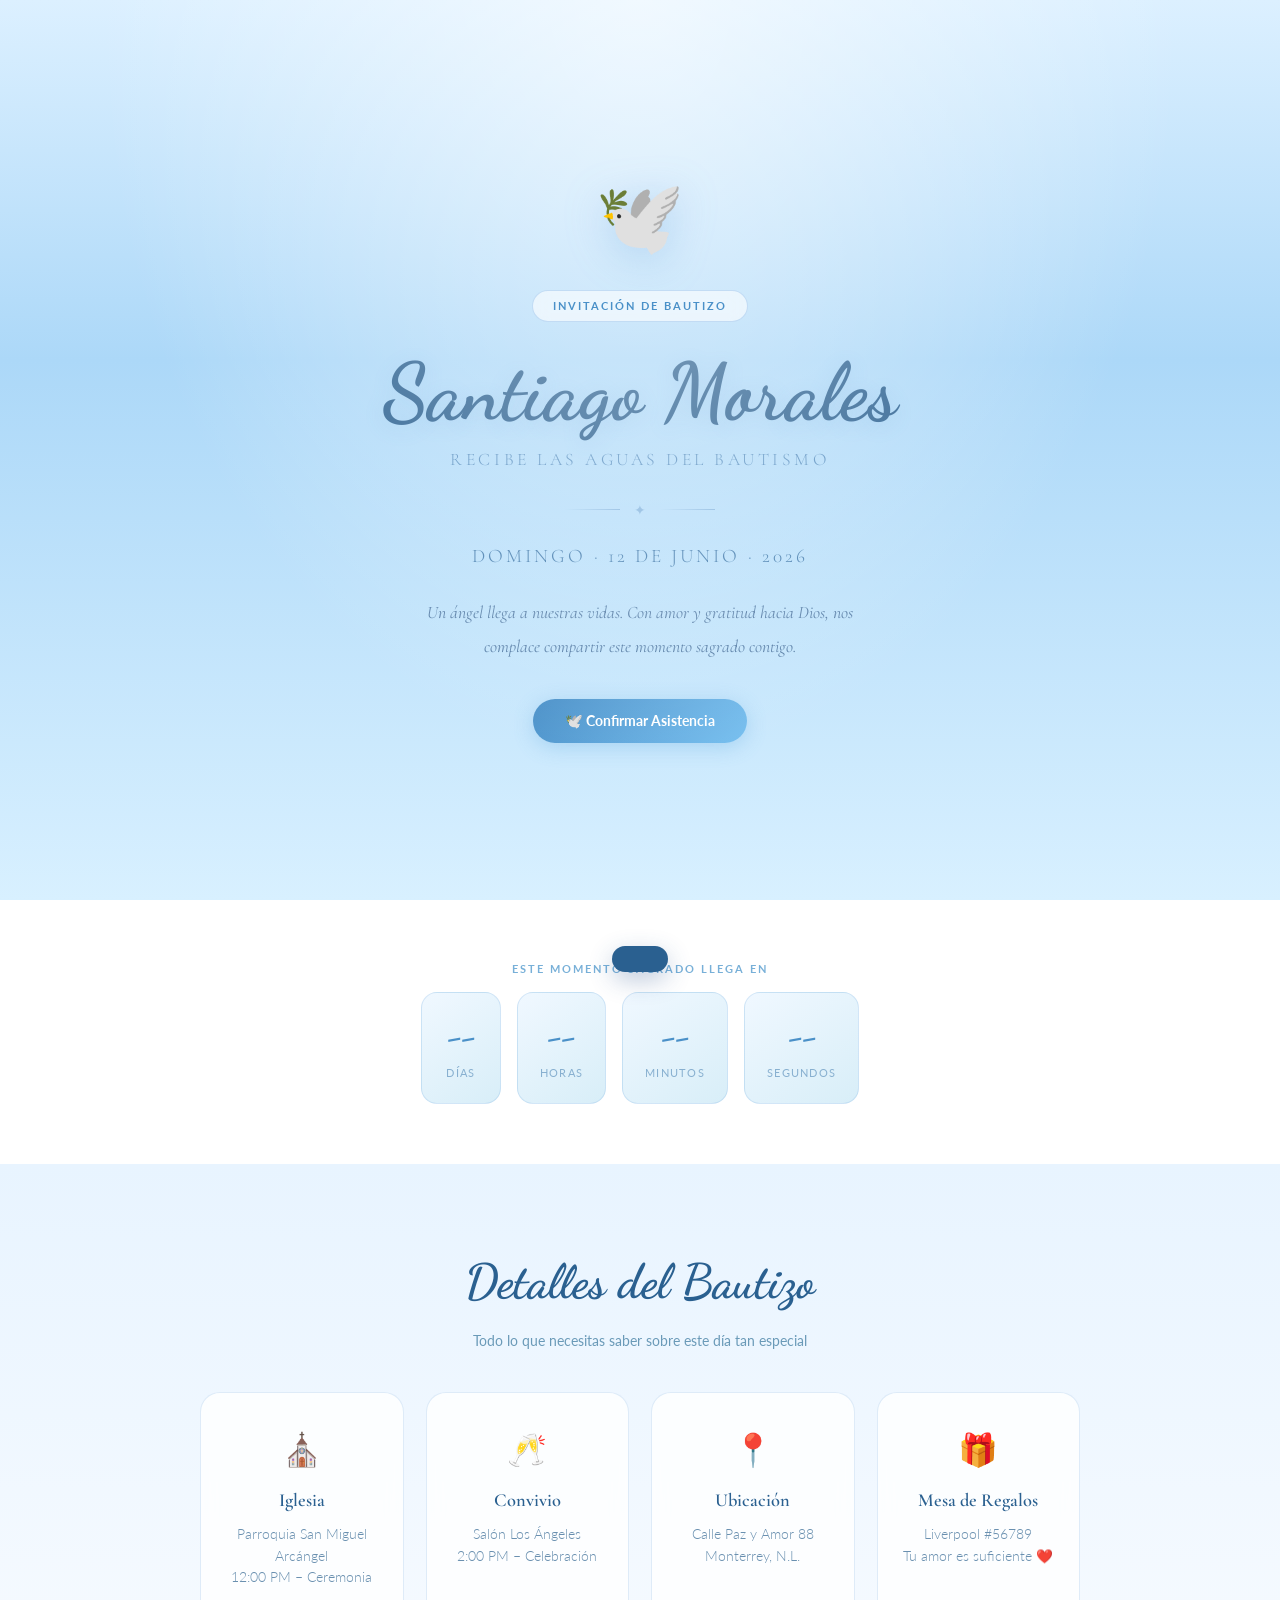
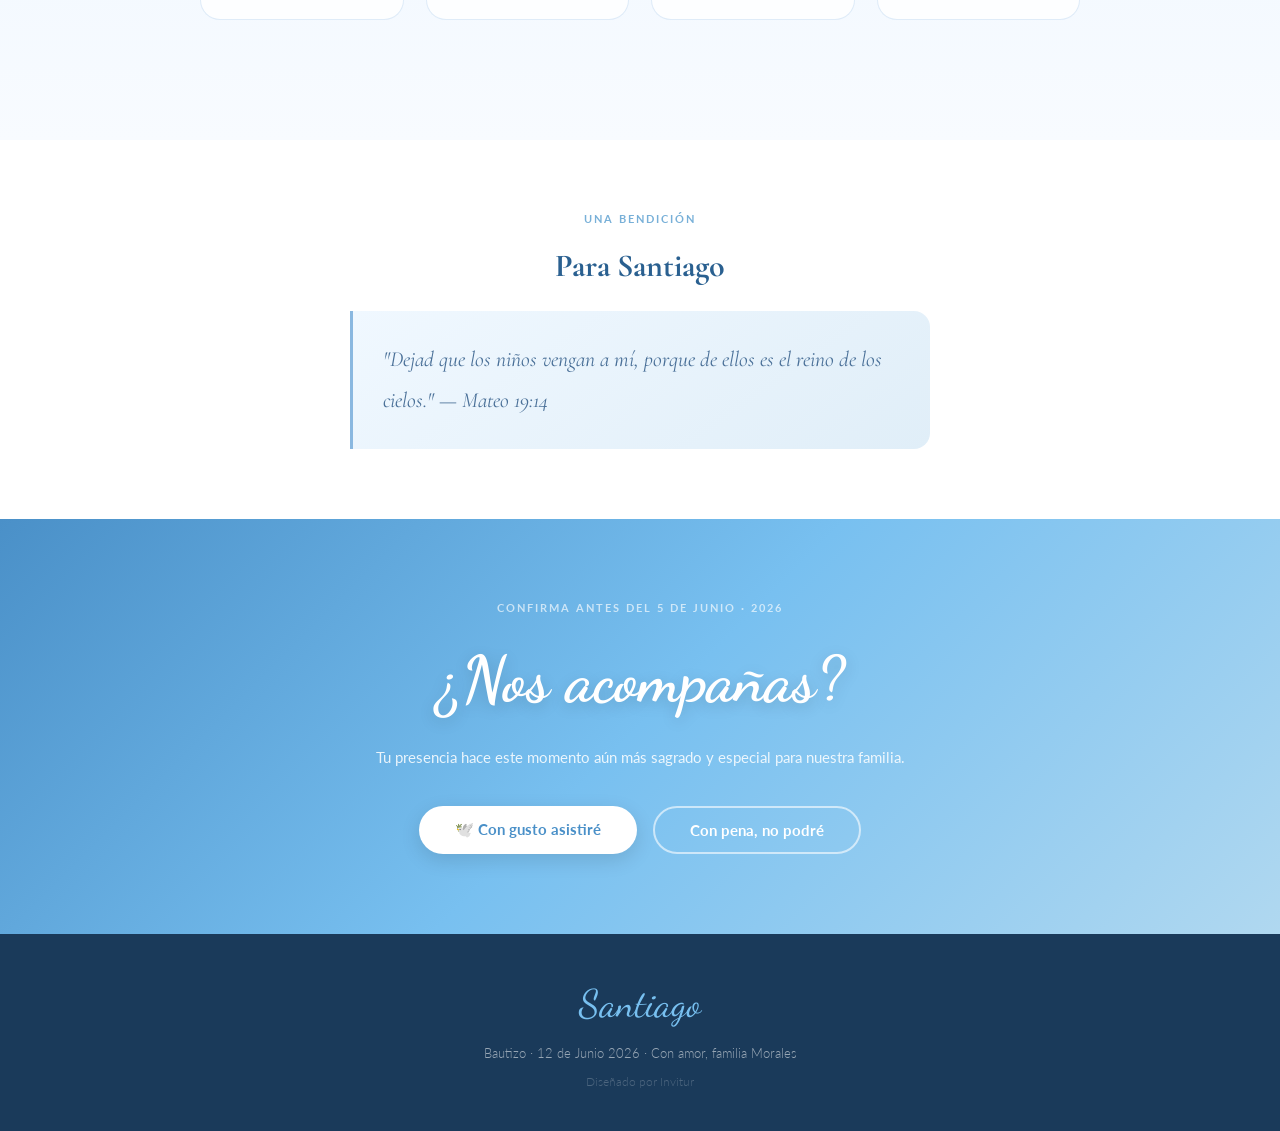
<file: templates/bautizo.html>
<!DOCTYPE html>
<html lang="es">

<head>
    <meta charset="UTF-8" />
    <link rel="icon" type="image/png" href="../assets/favicon.png"/>
    <meta name="viewport" content="width=device-width, initial-scale=1.0" />
    <title>Bautizo · Santiago Morales</title>
    <link
        href="https://fonts.googleapis.com/css2?family=Cormorant+Garamond:ital,wght@0,300;0,400;0,600;1,400&family=Lato:wght@300;400;700&family=Dancing+Script:wght@400;700&display=swap"
        rel="stylesheet" />
    <style>
        *,
        *::before,
        *::after {
            box-sizing: border-box;
            margin: 0;
            padding: 0
        }

        html {
            scroll-behavior: smooth
        }

        body {
            font-family: 'Lato', sans-serif;
            background: #f0f8ff;
            color: #1a3a5a;
            overflow-x: hidden;
            line-height: 1.6
        }

        #clouds-bg {
            position: fixed;
            inset: 0;
            pointer-events: none;
            z-index: 0;
            overflow: hidden
        }

        .cloud {
            position: absolute;
            animation: cloudDrift linear infinite;
            opacity: .55;
            font-size: 24px
        }

        @keyframes cloudDrift {
            0% {
                transform: translateX(-60px);
                opacity: 0
            }

            10% {
                opacity: .55
            }

            90% {
                opacity: .55
            }

            100% {
                transform: translateX(110vw);
                opacity: 0
            }
        }

        section {
            position: relative;
            z-index: 1
        }

        /* HERO */
        .hero {
            min-height: 100vh;
            background: linear-gradient(180deg, #dcf0ff 0%, #acd8f8 40%, #d8f0ff 100%);
            display: flex;
            flex-direction: column;
            align-items: center;
            justify-content: center;
            text-align: center;
            padding: 60px 24px;
            position: relative;
            overflow: hidden
        }

        .hero::before {
            content: '';
            position: absolute;
            inset: 0;
            background: radial-gradient(ellipse at 50% 0%, rgba(255, 255, 255, .6), transparent 60%)
        }

        .dove {
            font-size: 4.5rem;
            animation: doveFloat 4s ease-in-out infinite;
            display: block;
            margin-bottom: 4px;
            filter: drop-shadow(0 8px 20px rgba(100, 160, 220, .3))
        }

        @keyframes doveFloat {

            0%,
            100% {
                transform: translateY(0) rotate(-4deg)
            }

            50% {
                transform: translateY(-16px) rotate(4deg)
            }
        }

        .tag {
            display: inline-block;
            border: 1px solid rgba(100, 160, 220, .3);
            color: #4a90c8;
            font-size: .7rem;
            font-weight: 700;
            letter-spacing: .18em;
            text-transform: uppercase;
            padding: 6px 20px;
            border-radius: 50px;
            margin: 14px 0 22px;
            background: rgba(255, 255, 255, .6);
            backdrop-filter: blur(8px)
        }

        .hero-name {
            font-family: 'Dancing Script', cursive;
            font-size: clamp(2.8rem, 7vw, 5rem);
            color: #2a6090;
            text-shadow: 0 4px 20px rgba(80, 140, 200, .2);
            line-height: 1.2;
            margin-bottom: 6px
        }

        .hero-sub {
            font-family: 'Cormorant Garamond', serif;
            font-size: 1.1rem;
            color: #5a90c0;
            letter-spacing: .2em;
            text-transform: uppercase;
            font-weight: 300;
            margin-bottom: 20px
        }

        .divider {
            display: flex;
            align-items: center;
            gap: 14px;
            margin: 4px auto 20px;
            width: fit-content
        }

        .divider::before,
        .divider::after {
            content: '';
            display: block;
            width: 55px;
            height: 1px;
            background: linear-gradient(90deg, transparent, #8ab8e0)
        }

        .divider span {
            color: #8ab8e0;
            font-size: .9rem
        }

        .date-row {
            font-family: 'Cormorant Garamond', serif;
            font-size: 1.2rem;
            color: #4a80b0;
            letter-spacing: .16em;
            text-transform: uppercase;
            font-weight: 300;
            margin-bottom: 24px
        }

        .hero-msg {
            font-family: 'Cormorant Garamond', serif;
            font-style: italic;
            font-size: 1.1rem;
            color: #5a80a8;
            max-width: 480px;
            line-height: 1.9;
            margin: 0 auto 36px
        }

        .hero-btn {
            display: inline-flex;
            align-items: center;
            gap: 8px;
            background: linear-gradient(135deg, #4a90c8, #78c0f0);
            color: #fff;
            padding: 13px 32px;
            border-radius: 50px;
            font-weight: 700;
            font-size: .9rem;
            box-shadow: 0 4px 20px rgba(80, 160, 220, .3);
            transition: .3s;
            border: none;
            cursor: pointer;
            font-family: 'Lato', sans-serif
        }

        .hero-btn:hover {
            transform: translateY(-2px);
            box-shadow: 0 8px 28px rgba(80, 160, 220, .45)
        }

        /* COUNTDOWN */
        .countdown-section {
            background: #fff;
            padding: 60px 24px;
            text-align: center
        }

        .section-label {
            font-size: .7rem;
            font-weight: 700;
            letter-spacing: .18em;
            text-transform: uppercase;
            color: #78b0d8;
            margin-bottom: 12px
        }

        .countdown {
            display: flex;
            justify-content: center;
            gap: 16px;
            flex-wrap: wrap;
            margin-top: 14px
        }

        .count-box {
            background: linear-gradient(145deg, #f0f8ff, #d8eef8);
            border: 1px solid rgba(100, 160, 220, .2);
            border-radius: 16px;
            padding: 20px 22px;
            min-width: 80px
        }

        .count-num {
            font-family: 'Cormorant Garamond', serif;
            font-size: 2.8rem;
            font-weight: 600;
            color: #4a90c8;
            line-height: 1;
            display: block
        }

        .count-label {
            font-size: .66rem;
            text-transform: uppercase;
            letter-spacing: .12em;
            color: #88b0d0;
            margin-top: 4px
        }

        /* DETAILS */
        .details {
            background: linear-gradient(180deg, #e8f4ff, #f8fbff);
            padding: 80px 24px
        }

        .details-inner {
            max-width: 880px;
            margin: 0 auto;
            text-align: center
        }

        .section-title {
            font-family: 'Dancing Script', cursive;
            font-size: clamp(2rem, 4vw, 3rem);
            color: #2a6090;
            margin-bottom: 8px
        }

        .section-sub {
            color: #6a9ab8;
            font-size: .9rem;
            margin-bottom: 40px
        }

        .details-grid {
            display: grid;
            grid-template-columns: repeat(auto-fit, minmax(200px, 1fr));
            gap: 22px;
            margin-bottom: 40px
        }

        .detail-card {
            background: rgba(255, 255, 255, .8);
            border: 1px solid rgba(100, 160, 220, .2);
            border-radius: 20px;
            padding: 30px 18px;
            transition: .3s;
            backdrop-filter: blur(8px)
        }

        .detail-card:hover {
            transform: translateY(-4px);
            box-shadow: 0 10px 28px rgba(80, 140, 200, .12)
        }

        .detail-icon {
            font-size: 2rem;
            margin-bottom: 12px;
            display: block
        }

        .detail-title {
            font-family: 'Cormorant Garamond', serif;
            font-size: 1.15rem;
            color: #2a6090;
            margin-bottom: 8px;
            font-weight: 600
        }

        .detail-text {
            font-size: .85rem;
            color: #6a90b0;
            line-height: 1.6;
            font-weight: 300
        }

        /* BLESSING */
        .blessing {
            background: #fff;
            padding: 70px 24px;
            text-align: center
        }

        .blessing-inner {
            max-width: 580px;
            margin: 0 auto
        }

        .blessing-text {
            font-family: 'Cormorant Garamond', serif;
            font-size: 1.35rem;
            font-style: italic;
            color: #4a7098;
            line-height: 1.9;
            margin-top: 20px;
            padding: 28px 30px;
            background: linear-gradient(145deg, #f0f8ff, #e0eef8);
            border-left: 3px solid #8ab8e0;
            border-radius: 0 16px 16px 0;
            text-align: left
        }

        /* RSVP */
        .rsvp-section {
            background: linear-gradient(135deg, #4a90c8, #78c0f0, #b0d8f0);
            padding: 80px 24px;
            text-align: center;
            position: relative;
            overflow: hidden
        }

        .rsvp-title {
            font-family: 'Dancing Script', cursive;
            font-size: clamp(2.5rem, 5vw, 4rem);
            color: #fff;
            margin-bottom: 14px;
            text-shadow: 0 4px 16px rgba(0, 0, 0, .15)
        }

        .rsvp-sub {
            color: rgba(255, 255, 255, .85);
            margin-bottom: 36px;
            font-size: .95rem
        }

        .rsvp-btns {
            display: flex;
            gap: 16px;
            justify-content: center;
            flex-wrap: wrap
        }

        .btn-yes {
            background: #fff;
            color: #4a90c8;
            padding: 14px 36px;
            border-radius: 50px;
            border: none;
            font-weight: 700;
            font-size: .95rem;
            cursor: pointer;
            transition: .3s;
            font-family: 'Lato', sans-serif;
            box-shadow: 0 6px 20px rgba(0, 0, 0, .12)
        }

        .btn-yes:hover {
            transform: translateY(-2px);
            box-shadow: 0 10px 28px rgba(0, 0, 0, .18)
        }

        .btn-no {
            background: transparent;
            color: #fff;
            padding: 13px 35px;
            border-radius: 50px;
            border: 2px solid rgba(255, 255, 255, .6);
            font-weight: 700;
            font-size: .95rem;
            cursor: pointer;
            transition: .3s;
            font-family: 'Lato', sans-serif
        }

        .btn-no:hover {
            background: rgba(255, 255, 255, .12)
        }

        /* MODAL */
        .modal-overlay {
            display: none;
            position: fixed;
            inset: 0;
            background: rgba(20, 50, 90, .5);
            z-index: 1000;
            align-items: center;
            justify-content: center;
            backdrop-filter: blur(6px)
        }

        .modal-overlay.open {
            display: flex
        }

        .modal {
            background: #fff;
            border-radius: 24px;
            padding: 40px 32px;
            max-width: 400px;
            width: 90%;
            text-align: center;
            animation: modalIn .4s cubic-bezier(.34, 1.56, .64, 1);
            border: 1px solid rgba(100, 160, 220, .25)
        }

        @keyframes modalIn {
            from {
                transform: scale(.85);
                opacity: 0
            }

            to {
                transform: scale(1);
                opacity: 1
            }
        }

        .modal h3 {
            font-family: 'Dancing Script', cursive;
            font-size: 2rem;
            color: #2a6090;
            margin-bottom: 10px
        }

        .modal p {
            color: #6a90b0;
            margin-bottom: 22px;
            font-size: .88rem
        }

        .modal input {
            width: 100%;
            border: 1px solid rgba(100, 160, 220, .35);
            border-radius: 10px;
            padding: 12px 16px;
            font-size: .95rem;
            margin-bottom: 14px;
            outline: none;
            font-family: 'Lato', sans-serif;
            color: #1a3a5a;
            transition: border-color .2s
        }

        .modal input:focus {
            border-color: #4a90c8
        }

        .modal-btns {
            display: flex;
            gap: 10px
        }

        .btn-confirm {
            flex: 1;
            background: linear-gradient(135deg, #4a90c8, #78c0f0);
            color: #fff;
            padding: 13px;
            border-radius: 10px;
            border: none;
            font-weight: 700;
            cursor: pointer;
            font-family: 'Lato', sans-serif;
            font-size: .88rem
        }

        .btn-cancel {
            padding: 13px 18px;
            border-radius: 10px;
            border: 1px solid rgba(100, 160, 220, .3);
            background: #fff;
            cursor: pointer;
            font-family: 'Lato', sans-serif;
            color: #6a90b0;
            font-size: .88rem
        }

        .modal-wrap {
            position: relative
        }

        .modal-close {
            position: absolute;
            top: -10px;
            right: -10px;
            width: 34px;
            height: 34px;
            background: #fff;
            border-radius: 50%;
            border: 1px solid rgba(100, 160, 220, .3);
            cursor: pointer;
            font-size: 1rem;
            color: #6a90b0;
            display: flex;
            align-items: center;
            justify-content: center
        }

        footer {
            background: #1a3a5a;
            color: rgba(255, 255, 255, .55);
            text-align: center;
            padding: 40px 24px
        }

        footer .f-name {
            font-family: 'Dancing Script', cursive;
            font-size: 2.4rem;
            color: #78c0f0;
            margin-bottom: 8px
        }

        footer p {
            font-size: .82rem;
            font-weight: 300
        }

        #toast {
            position: fixed;
            bottom: 28px;
            left: 50%;
            transform: translateX(-50%) translateY(100px);
            background: #2a6090;
            color: #fff;
            padding: 13px 28px;
            border-radius: 50px;
            font-size: .88rem;
            font-weight: 600;
            z-index: 9999;
            transition: transform .4s cubic-bezier(.34, 1.56, .64, 1);
            white-space: nowrap;
            box-shadow: 0 8px 24px rgba(40, 80, 140, .3)
        }
    </style>
</head>

<body>
    <div id="clouds-bg"></div>
    <section class="hero">
        <span class="dove">🕊️</span>
        <div class="tag">Invitación de Bautizo</div>
        <h1 class="hero-name">Santiago Morales</h1>
        <p class="hero-sub">Recibe las Aguas del Bautismo</p>
        <div class="divider"><span>✦</span></div>
        <p class="date-row">Domingo · 12 de Junio · 2026</p>
        <p class="hero-msg">Un ángel llega a nuestras vidas. Con amor y gratitud hacia Dios, nos complace compartir este
            momento sagrado contigo.</p>
        <button class="hero-btn" onclick="document.getElementById('rsvp').scrollIntoView({behavior:'smooth'})">🕊️
            Confirmar Asistencia</button>
    </section>
    <section class="countdown-section">
        <p class="section-label">Este momento sagrado llega en</p>
        <div class="countdown">
            <div class="count-box"><span class="count-num" id="days">--</span><span class="count-label">Días</span>
            </div>
            <div class="count-box"><span class="count-num" id="hours">--</span><span class="count-label">Horas</span>
            </div>
            <div class="count-box"><span class="count-num" id="minutes">--</span><span
                    class="count-label">Minutos</span></div>
            <div class="count-box"><span class="count-num" id="seconds">--</span><span
                    class="count-label">Segundos</span></div>
        </div>
    </section>
    <section class="details">
        <div class="details-inner">
            <h2 class="section-title">Detalles del Bautizo</h2>
            <p class="section-sub">Todo lo que necesitas saber sobre este día tan especial</p>
            <div class="details-grid">
                <div class="detail-card"><span class="detail-icon">⛪</span>
                    <h3 class="detail-title">Iglesia</h3>
                    <p class="detail-text">Parroquia San Miguel Arcángel<br />12:00 PM – Ceremonia</p>
                </div>
                <div class="detail-card"><span class="detail-icon">🥂</span>
                    <h3 class="detail-title">Convivio</h3>
                    <p class="detail-text">Salón Los Ángeles<br />2:00 PM – Celebración</p>
                </div>
                <div class="detail-card"><span class="detail-icon">📍</span>
                    <h3 class="detail-title">Ubicación</h3>
                    <p class="detail-text">Calle Paz y Amor 88<br />Monterrey, N.L.</p>
                </div>
                <div class="detail-card"><span class="detail-icon">🎁</span>
                    <h3 class="detail-title">Mesa de Regalos</h3>
                    <p class="detail-text">Liverpool #56789<br />Tu amor es suficiente ❤️</p>
                </div>
            </div>
        </div>
    </section>
    <section class="blessing">
        <div class="blessing-inner">
            <p class="section-label">Una Bendición</p>
            <h2 class="section-title" style="font-family:'Cormorant Garamond',serif;font-size:2rem;color:#2a6090">Para
                Santiago</h2>
            <p class="blessing-text">"Dejad que los niños vengan a mí, porque de ellos es el reino de los cielos." —
                Mateo 19:14</p>
        </div>
    </section>
    <section class="rsvp-section" id="rsvp">
        <p class="section-label" style="color:rgba(255,255,255,.65)">Confirma antes del 5 de Junio · 2026</p>
        <h2 class="rsvp-title">¿Nos acompañas?</h2>
        <p class="rsvp-sub">Tu presencia hace este momento aún más sagrado y especial para nuestra familia.</p>
        <div class="rsvp-btns">
            <button class="btn-yes" onclick="openModal(true)">🕊️ Con gusto asistiré</button>
            <button class="btn-no" onclick="openModal(false)">Con pena, no podré</button>
        </div>
    </section>
    <footer>
        <p class="f-name">Santiago</p>
        <p>Bautizo · 12 de Junio 2026 · Con amor, familia Morales</p>
        <p style="margin-top:8px;font-size:.75rem;opacity:.4">Diseñado por Invitur</p>
    </footer>
    <div class="modal-overlay" id="modalOverlay">
        <div class="modal">
            <div class="modal-wrap">
                <button class="modal-close" onclick="closeModal()">✕</button>
                <h3 id="modalTitle">¡Dios te bendiga! 🕊️</h3>
                <p id="modalSub">Déjanos tu nombre para confirmar tu lugar en este día sagrado.</p>
                <input type="text" id="guestName" placeholder="Tu nombre completo" />
                <div class="modal-btns">
                    <button class="btn-confirm" onclick="confirmRSVP()">Confirmar</button>
                    <button class="btn-cancel" onclick="closeModal()">Cancelar</button>
                </div>
            </div>
        </div>
    </div>
    <div id="toast"></div>
    <script>
        // Clouds
        const cb = document.getElementById('clouds-bg');
        function mkCloud() { const c = document.createElement('span'); c.className = 'cloud'; c.textContent = '☁️'; c.style.top = (Math.random() * 60) + 'vh'; c.style.fontSize = (20 + Math.random() * 30) + 'px'; const dur = 20 + Math.random() * 20; c.style.animationDuration = dur + 's'; c.style.animationDelay = (Math.random() * 15) + 's'; cb.appendChild(c); setTimeout(() => { c.remove(); mkCloud() }, (dur + parseFloat(c.style.animationDelay)) * 1000 + 200) }
        for (let i = 0; i < 8; i++)mkCloud();
        // Countdown
        const target = new Date('2026-06-12T12:00:00');
        function tick() { const d = target - Date.now(); if (d <= 0) return; document.getElementById('days').textContent = Math.floor(d / 86400000); document.getElementById('hours').textContent = Math.floor((d % 86400000) / 3600000); document.getElementById('minutes').textContent = Math.floor((d % 3600000) / 60000); document.getElementById('seconds').textContent = Math.floor((d % 60000) / 1000) }
        tick(); setInterval(tick, 1000);
        // RSVP
        let attending = true;
        function openModal(att) { attending = att; document.getElementById('modalOverlay').classList.add('open'); document.getElementById('modalTitle').textContent = att ? '¡Dios te bendiga! 🕊️' : '¡Lamentamos mucho! 😢'; document.getElementById('modalSub').textContent = att ? 'Déjanos tu nombre para confirmar tu lugar en este día sagrado.' : '¿Nos puedes hacer saber por qué no podrás asistir?' }
        function closeModal() { document.getElementById('modalOverlay').classList.remove('open') }
        function confirmRSVP() { const n = document.getElementById('guestName').value.trim(); if (!n) { document.getElementById('guestName').focus(); return } closeModal(); const t = document.getElementById('toast'); t.textContent = attending ? '🕊️ ¡Te esperamos, ' + n + '! Gracias por compartir este momento sagrado.' : '💙 Que Dios te bendiga siempre, ' + n + '. ¡Gracias por avisarnos!'; t.style.transform = 'translateX(-50%) translateY(0)'; setTimeout(() => t.style.transform = 'translateX(-50%) translateY(100px)', 4500); document.getElementById('guestName').value = '' }
        document.getElementById('modalOverlay').addEventListener('click', e => { if (e.target === e.currentTarget) closeModal() });
    </script>
</body>

</html>
</file>
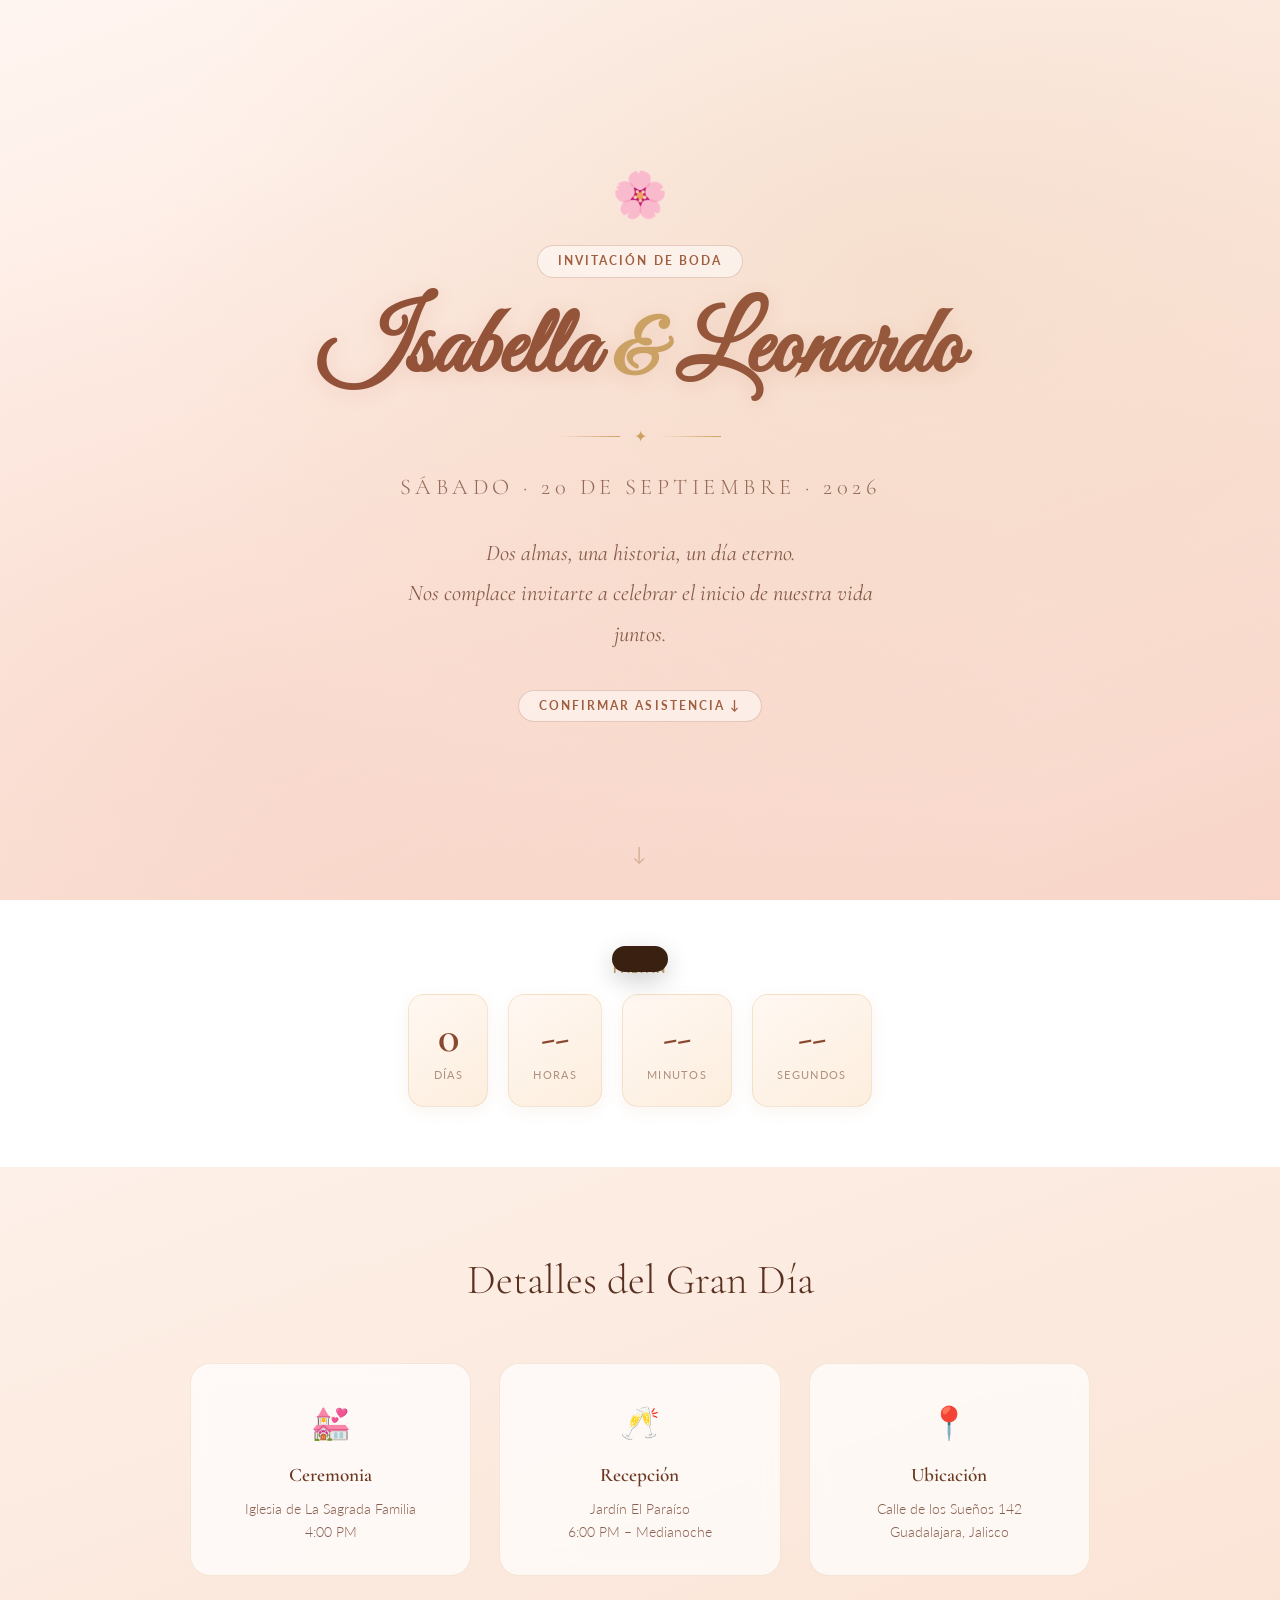
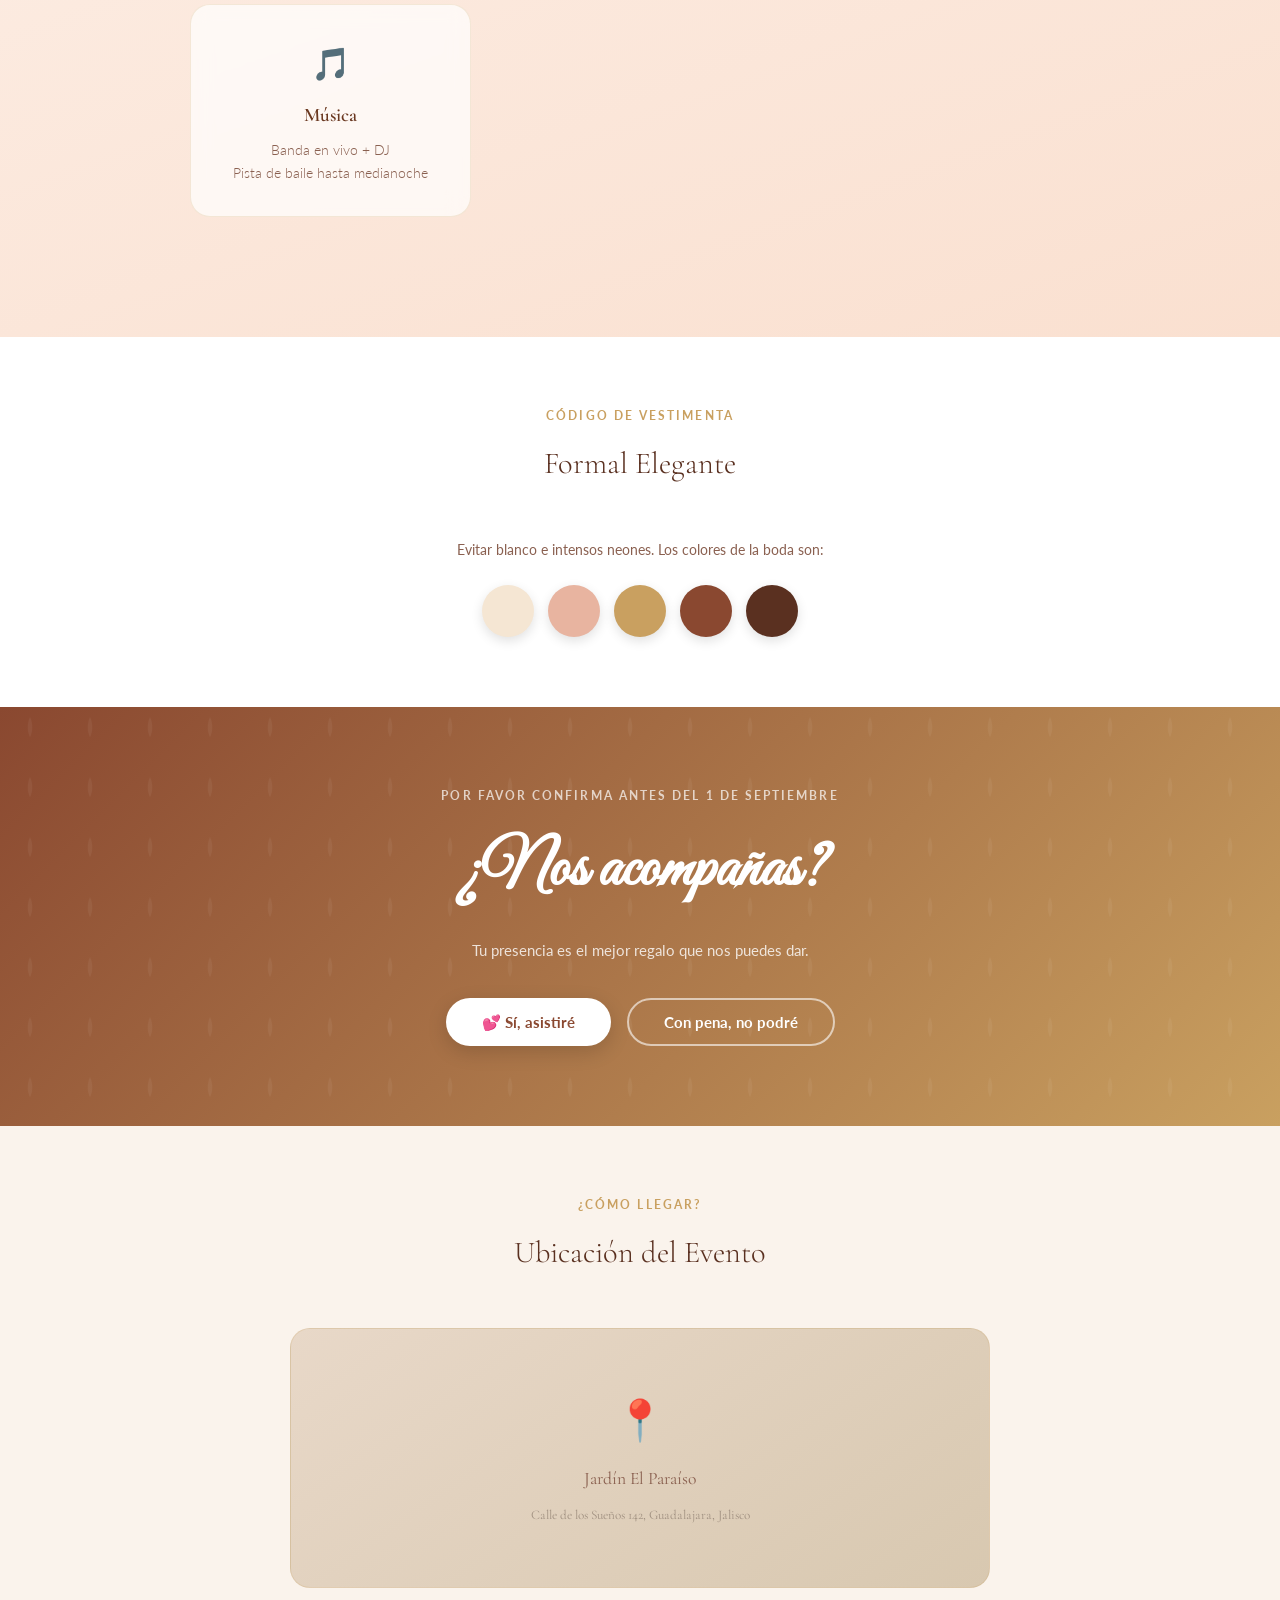
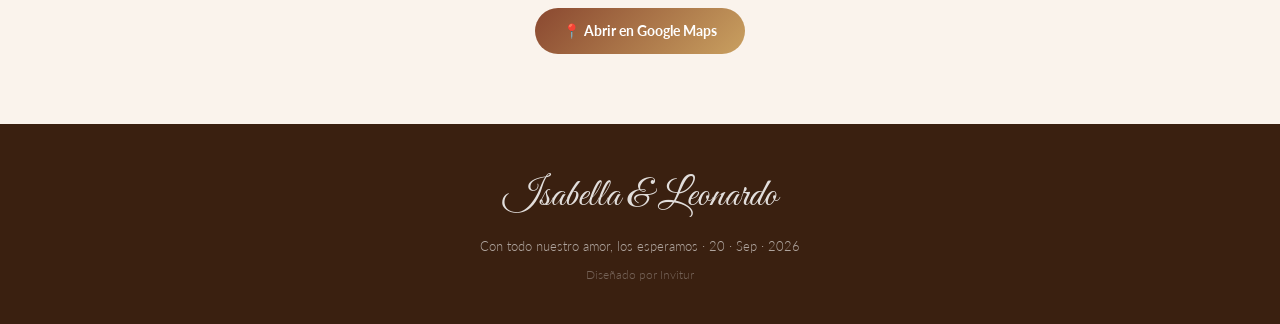
<file: templates/boda.html>
<!DOCTYPE html>
<html lang="es">

<head>
    <meta charset="UTF-8" />
    <link rel="icon" type="image/png" href="../assets/favicon.png"/>
    <meta name="viewport" content="width=device-width, initial-scale=1.0" />
    <title>Boda · Isabella & Leonardo</title>
    <meta name="description" content="Invitación virtual de boda de Isabella y Leonardo – 20 de Septiembre 2026" />
    <link
        href="https://fonts.googleapis.com/css2?family=Cormorant+Garamond:ital,wght@0,300;0,400;0,600;1,300;1,400;1,600&family=Lato:wght@300;400&family=Great+Vibes&display=swap"
        rel="stylesheet" />
    <style>
        *,
        *::before,
        *::after {
            box-sizing: border-box;
            margin: 0;
            padding: 0
        }

        html {
            scroll-behavior: smooth
        }

        body {
            font-family: 'Lato', sans-serif;
            background: #fdf6ef;
            color: #3a2a1a;
            overflow-x: hidden;
            line-height: 1.6
        }

        a {
            text-decoration: none;
            color: inherit
        }

        /* Particles */
        #particles {
            position: fixed;
            inset: 0;
            pointer-events: none;
            z-index: 0;
            overflow: hidden
        }

        .p {
            position: absolute;
            top: -30px;
            font-size: 14px;
            animation: fall linear infinite;
            opacity: 0.55
        }

        @keyframes fall {
            0% {
                transform: translateY(-30px) rotate(0) translateX(0);
                opacity: .6
            }

            50% {
                transform: translateY(50vh) rotate(200deg) translateX(25px)
            }

            100% {
                transform: translateY(110vh) rotate(360deg) translateX(-20px);
                opacity: 0
            }
        }

        /* ── Sections base ── */
        section {
            position: relative;
            z-index: 1
        }

        /* ── HERO ── */
        .hero {
            min-height: 100vh;
            display: flex;
            flex-direction: column;
            align-items: center;
            justify-content: center;
            text-align: center;
            padding: 60px 24px;
            background: linear-gradient(160deg, #fff5f0 0%, #fde8de 50%, #f8d5c8 100%);
            position: relative;
            overflow: hidden
        }

        .hero::before {
            content: '';
            position: absolute;
            inset: 0;
            background: radial-gradient(ellipse at 70% 30%, rgba(212, 172, 120, .18), transparent 60%), radial-gradient(ellipse at 20% 80%, rgba(232, 160, 140, .15), transparent 55%);
            pointer-events: none
        }

        .hero-flourish {
            font-size: 2.8rem;
            animation: bloom 4s ease-in-out infinite
        }

        @keyframes bloom {

            0%,
            100% {
                transform: scale(1) rotate(-3deg)
            }

            50% {
                transform: scale(1.1) rotate(3deg)
            }
        }

        .tag {
            display: inline-block;
            border: 1px solid rgba(180, 110, 80, .3);
            color: #a06040;
            font-size: .72rem;
            font-weight: 700;
            letter-spacing: .18em;
            text-transform: uppercase;
            padding: 6px 20px;
            border-radius: 50px;
            margin: 16px 0 20px;
            background: rgba(255, 255, 255, .5);
            backdrop-filter: blur(8px)
        }

        .names {
            font-family: 'Great Vibes', cursive;
            font-size: clamp(3rem, 8vw, 6rem);
            color: #8a4830;
            line-height: 1.1;
            text-shadow: 0 4px 20px rgba(180, 90, 60, .15)
        }

        .ampersand {
            color: #c9a060;
            font-size: .8em
        }

        .divider {
            display: flex;
            align-items: center;
            gap: 14px;
            margin: 20px auto;
            width: fit-content
        }

        .divider::before,
        .divider::after {
            content: '';
            display: block;
            width: 60px;
            height: 1px;
            background: linear-gradient(90deg, transparent, #c9a060)
        }

        .divider span {
            color: #c9a060;
            font-size: 1rem
        }

        .date-row {
            font-family: 'Cormorant Garamond', serif;
            font-size: clamp(1rem, 2.5vw, 1.4rem);
            color: #8a6050;
            letter-spacing: .2em;
            font-weight: 300;
            text-transform: uppercase;
            margin-bottom: 28px
        }

        .hero-msg {
            font-family: 'Cormorant Garamond', serif;
            font-size: clamp(1.1rem, 2vw, 1.4rem);
            font-style: italic;
            color: #7a5040;
            max-width: 500px;
            line-height: 1.8;
            margin: 0 auto 36px
        }

        .scroll-hint {
            position: absolute;
            bottom: 30px;
            left: 50%;
            transform: translateX(-50%);
            display: flex;
            flex-direction: column;
            align-items: center;
            gap: 6px;
            color: #b0806070;
            font-size: .7rem;
            letter-spacing: .12em;
            text-transform: uppercase;
            animation: bob 2s ease-in-out infinite
        }

        @keyframes bob {

            0%,
            100% {
                transform: translateX(-50%) translateY(0)
            }

            50% {
                transform: translateX(-50%) translateY(-8px)
            }
        }

        .scroll-hint::after {
            content: '↓';
            font-size: 1.2rem
        }

        /* ── COUNTDOWN ── */
        .countdown-section {
            background: #fff;
            padding: 60px 24px;
            text-align: center
        }

        .section-label {
            font-size: .72rem;
            font-weight: 700;
            letter-spacing: .18em;
            text-transform: uppercase;
            color: #c9a060;
            margin-bottom: 14px
        }

        .countdown {
            display: flex;
            justify-content: center;
            gap: 20px;
            flex-wrap: wrap;
            margin-top: 16px
        }

        .count-box {
            background: linear-gradient(145deg, #fff8f2, #fdeede);
            border: 1px solid rgba(200, 160, 90, .2);
            border-radius: 16px;
            padding: 20px 24px;
            min-width: 80px;
            box-shadow: 0 4px 16px rgba(180, 120, 60, .08)
        }

        .count-num {
            font-family: 'Cormorant Garamond', serif;
            font-size: 2.8rem;
            font-weight: 600;
            color: #8a4830;
            line-height: 1;
            display: block
        }

        .count-label {
            font-size: .68rem;
            text-transform: uppercase;
            letter-spacing: .12em;
            color: #b09080;
            margin-top: 4px
        }

        /* ── DETAILS ── */
        .details {
            background: linear-gradient(160deg, #fdf0e8, #fae0d0);
            padding: 80px 24px
        }

        .details-inner {
            max-width: 900px;
            margin: 0 auto;
            text-align: center
        }

        .section-title {
            font-family: 'Cormorant Garamond', serif;
            font-size: clamp(1.8rem, 3.5vw, 2.6rem);
            font-weight: 300;
            color: #5a3020;
            margin-bottom: 50px
        }

        .details-grid {
            display: grid;
            grid-template-columns: repeat(auto-fit, minmax(220px, 1fr));
            gap: 28px;
            margin-bottom: 40px
        }

        .detail-card {
            background: rgba(255, 255, 255, .7);
            backdrop-filter: blur(10px);
            border: 1px solid rgba(200, 160, 90, .2);
            border-radius: 20px;
            padding: 32px 20px;
            transition: transform .3s ease, box-shadow .3s ease
        }

        .detail-card:hover {
            transform: translateY(-4px);
            box-shadow: 0 12px 32px rgba(180, 100, 60, .12)
        }

        .detail-icon {
            font-size: 2rem;
            margin-bottom: 12px;
            display: block
        }

        .detail-title {
            font-family: 'Cormorant Garamond', serif;
            font-size: 1.2rem;
            font-weight: 600;
            color: #6a3820;
            margin-bottom: 8px
        }

        .detail-text {
            font-size: .88rem;
            color: #8a6050;
            line-height: 1.6;
            font-weight: 300
        }

        /* ── DRESS CODE ── */
        .dress-section {
            background: #fff;
            padding: 70px 24px;
            text-align: center
        }

        .dress-inner {
            max-width: 600px;
            margin: 0 auto
        }

        .palette {
            display: flex;
            justify-content: center;
            gap: 14px;
            margin-top: 24px;
            flex-wrap: wrap
        }

        .swatch {
            width: 52px;
            height: 52px;
            border-radius: 50%;
            box-shadow: 0 4px 12px rgba(0, 0, 0, .12);
            transition: transform .2s
        }

        .swatch:hover {
            transform: scale(1.12)
        }

        /* ── RSVP ── */
        .rsvp-section {
            background: linear-gradient(135deg, #8a4830, #c9a060);
            padding: 80px 24px;
            text-align: center;
            position: relative;
            overflow: hidden
        }

        .rsvp-section::before {
            content: '';
            position: absolute;
            inset: 0;
            background: url("data:image/svg+xml,%3Csvg width='60' height='60' viewBox='0 0 60 60' xmlns='http://www.w3.org/2000/svg'%3E%3Cg fill='%23ffffff' fill-opacity='0.05'%3E%3Cpath d='M30 10 C30 10,35 20,30 30 C25 20,30 10,30 10Z'/%3E%3C/g%3E%3C/svg%3E")
        }

        .rsvp-title {
            font-family: 'Great Vibes', cursive;
            font-size: clamp(2.5rem, 5vw, 4rem);
            color: #fff;
            margin-bottom: 16px
        }

        .rsvp-sub {
            color: rgba(255, 255, 255, .8);
            margin-bottom: 36px;
            font-size: .95rem
        }

        .rsvp-btns {
            display: flex;
            gap: 16px;
            justify-content: center;
            flex-wrap: wrap
        }

        .btn-yes {
            background: #fff;
            color: #8a4830;
            padding: 14px 36px;
            border-radius: 50px;
            border: none;
            font-weight: 700;
            font-size: .95rem;
            cursor: pointer;
            transition: .3s;
            font-family: 'Lato', sans-serif;
            box-shadow: 0 6px 20px rgba(0, 0, 0, .15)
        }

        .btn-yes:hover {
            transform: translateY(-2px);
            box-shadow: 0 10px 28px rgba(0, 0, 0, .2)
        }

        .btn-no {
            background: transparent;
            color: #fff;
            padding: 13px 35px;
            border-radius: 50px;
            border: 2px solid rgba(255, 255, 255, .6);
            font-weight: 700;
            font-size: .95rem;
            cursor: pointer;
            transition: .3s;
            font-family: 'Lato', sans-serif
        }

        .btn-no:hover {
            background: rgba(255, 255, 255, .1);
            border-color: #fff
        }

        /* ── MODAL ── */
        .modal-overlay {
            display: none;
            position: fixed;
            inset: 0;
            background: rgba(60, 20, 10, .5);
            z-index: 1000;
            align-items: center;
            justify-content: center;
            backdrop-filter: blur(6px)
        }

        .modal-overlay.open {
            display: flex
        }

        .modal {
            background: #fff;
            border-radius: 24px;
            padding: 40px 32px;
            max-width: 420px;
            width: 90%;
            text-align: center;
            animation: modalIn .4s cubic-bezier(.34, 1.56, .64, 1)
        }

        @keyframes modalIn {
            from {
                transform: scale(.85);
                opacity: 0
            }

            to {
                transform: scale(1);
                opacity: 1
            }
        }

        .modal h3 {
            font-family: 'Cormorant Garamond', serif;
            font-size: 1.8rem;
            color: #5a3020;
            margin-bottom: 12px
        }

        .modal p {
            color: #8a6050;
            margin-bottom: 24px;
            font-size: .9rem
        }

        .modal input {
            width: 100%;
            border: 1px solid rgba(200, 160, 90, .4);
            border-radius: 10px;
            padding: 12px 16px;
            font-size: .95rem;
            margin-bottom: 14px;
            outline: none;
            font-family: 'Lato', sans-serif;
            transition: border-color .2s;
            color: #3a2a1a;
            background: #fff
        }

        .modal input:focus {
            border-color: #c9a060
        }

        .modal-btns {
            display: flex;
            gap: 10px
        }

        .btn-confirm {
            flex: 1;
            background: linear-gradient(135deg, #8a4830, #c9a060);
            color: #fff;
            padding: 13px;
            border-radius: 10px;
            border: none;
            font-weight: 700;
            cursor: pointer;
            font-family: 'Lato', sans-serif;
            font-size: .88rem
        }

        .btn-cancel {
            padding: 13px 20px;
            border-radius: 10px;
            border: 1px solid #e0d0c0;
            background: #fff;
            cursor: pointer;
            font-family: 'Lato', sans-serif;
            color: #8a6050;
            font-size: .88rem
        }

        .modal-close {
            position: absolute;
            top: -10px;
            right: -10px;
            width: 34px;
            height: 34px;
            background: #fff;
            border-radius: 50%;
            border: 1px solid #e0d0c0;
            cursor: pointer;
            font-size: 1rem;
            display: flex;
            align-items: center;
            justify-content: center
        }

        .modal-wrap {
            position: relative
        }

        /* ── MAP ── */
        .map-section {
            background: #faf3ec;
            padding: 70px 24px;
            text-align: center
        }

        .map-placeholder {
            max-width: 700px;
            margin: 24px auto 0;
            height: 260px;
            background: linear-gradient(145deg, #e8d8c8, #d8c8b0);
            border-radius: 20px;
            display: flex;
            align-items: center;
            justify-content: center;
            flex-direction: column;
            gap: 12px;
            border: 1px solid rgba(200, 160, 90, .2);
            font-family: 'Cormorant Garamond', serif;
            color: #8a6050;
            font-size: 1.1rem
        }

        .map-btn {
            margin-top: 20px;
            display: inline-flex;
            align-items: center;
            gap: 8px;
            background: linear-gradient(135deg, #8a4830, #c9a060);
            color: #fff;
            padding: 12px 28px;
            border-radius: 50px;
            font-size: .88rem;
            font-weight: 700;
            transition: .3s
        }

        .map-btn:hover {
            transform: translateY(-2px);
            box-shadow: 0 8px 24px rgba(138, 72, 48, .3)
        }

        /* ── FOOTER ── */
        footer {
            background: #3a2010;
            color: rgba(255, 255, 255, .6);
            text-align: center;
            padding: 40px 24px
        }

        footer .f-names {
            font-family: 'Great Vibes', cursive;
            font-size: 2.5rem;
            color: rgba(255, 255, 255, .85);
            margin-bottom: 8px
        }

        footer p {
            font-size: .82rem;
            font-weight: 300
        }

        @media(max-width:600px) {
            .rsvp-btns {
                flex-direction: column;
                align-items: center
            }

            .rsvp-btns button,
            .rsvp-btns .btn-yes,
            .rsvp-btns .btn-no {
                width: 240px
            }
        }
    </style>
</head>

<body>
    <div id="particles"></div>

    <!-- HERO -->
    <section class="hero">
        <div class="hero-flourish">🌸</div>
        <div class="tag">Invitación de Boda</div>
        <h1 class="names">Isabella <span class="ampersand">&</span> Leonardo</h1>
        <div class="divider"><span>✦</span></div>
        <p class="date-row">Sábado · 20 de Septiembre · 2026</p>
        <p class="hero-msg">Dos almas, una historia, un día eterno.<br />Nos complace invitarte a celebrar el inicio de
            nuestra vida juntos.</p>
        <a href="#rsvp" class="tag" style="margin-top:0">Confirmar Asistencia ↓</a>
        <div class="scroll-hint"></div>
    </section>

    <!-- COUNTDOWN -->
    <section class="countdown-section">
        <p class="section-label">Faltan</p>
        <div class="countdown">
            <div class="count-box"><span class="count-num" id="days">--</span><span class="count-label">Días</span>
            </div>
            <div class="count-box"><span class="count-num" id="hours">--</span><span class="count-label">Horas</span>
            </div>
            <div class="count-box"><span class="count-num" id="minutes">--</span><span
                    class="count-label">Minutos</span></div>
            <div class="count-box"><span class="count-num" id="seconds">--</span><span
                    class="count-label">Segundos</span></div>
        </div>
    </section>

    <!-- DETAILS -->
    <section class="details">
        <div class="details-inner">
            <h2 class="section-title">Detalles del Gran Día</h2>
            <div class="details-grid">
                <div class="detail-card">
                    <span class="detail-icon">💒</span>
                    <h3 class="detail-title">Ceremonia</h3>
                    <p class="detail-text">Iglesia de La Sagrada Familia<br />4:00 PM</p>
                </div>
                <div class="detail-card">
                    <span class="detail-icon">🥂</span>
                    <h3 class="detail-title">Recepción</h3>
                    <p class="detail-text">Jardín El Paraíso<br />6:00 PM – Medianoche</p>
                </div>
                <div class="detail-card">
                    <span class="detail-icon">📍</span>
                    <h3 class="detail-title">Ubicación</h3>
                    <p class="detail-text">Calle de los Sueños 142<br />Guadalajara, Jalisco</p>
                </div>
                <div class="detail-card">
                    <span class="detail-icon">🎵</span>
                    <h3 class="detail-title">Música</h3>
                    <p class="detail-text">Banda en vivo + DJ<br />Pista de baile hasta medianoche</p>
                </div>
            </div>
        </div>
    </section>

    <!-- DRESS CODE -->
    <section class="dress-section">
        <div class="dress-inner">
            <p class="section-label">Código de vestimenta</p>
            <h2 class="section-title" style="font-family:'Cormorant Garamond',serif;font-size:1.9rem;color:#5a3020">
                Formal Elegante</h2>
            <p style="color:#8a6050;font-size:.9rem;margin-bottom:20px">Evitar blanco e intensos neones. Los colores de
                la boda son:</p>
            <div class="palette">
                <div class="swatch" style="background:#f5e6d3" title="Crema"></div>
                <div class="swatch" style="background:#e8b4a0" title="Rosse"></div>
                <div class="swatch" style="background:#c9a060" title="Dorado"></div>
                <div class="swatch" style="background:#8a4830" title="Terracota"></div>
                <div class="swatch" style="background:#5a3020" title="Marrón"></div>
            </div>
        </div>
    </section>

    <!-- RSVP -->
    <section class="rsvp-section" id="rsvp">
        <p class="section-label" style="color:rgba(255,255,255,.7)">Por favor confirma antes del 1 de Septiembre</p>
        <h2 class="rsvp-title">¿Nos acompañas?</h2>
        <p class="rsvp-sub">Tu presencia es el mejor regalo que nos puedes dar.</p>
        <div class="rsvp-btns">
            <button class="btn-yes" onclick="openModal(true)">💕 Sí, asistiré</button>
            <button class="btn-no" onclick="openModal(false)">Con pena, no podré</button>
        </div>
    </section>

    <!-- MAP -->
    <section class="map-section">
        <p class="section-label">¿Cómo Llegar?</p>
        <h2 class="section-title" style="font-family:'Cormorant Garamond',serif;font-size:1.9rem;color:#5a3020">
            Ubicación del Evento</h2>
        <div class="map-placeholder">
            <span style="font-size:2.5rem">📍</span>
            <span>Jardín El Paraíso</span>
            <span style="font-size:.82rem;color:#a09080">Calle de los Sueños 142, Guadalajara, Jalisco</span>
        </div>
        <a href="https://maps.google.com" target="_blank" class="map-btn">📍 Abrir en Google Maps</a>
    </section>

    <footer>
        <p class="f-names">Isabella & Leonardo</p>
        <p>Con todo nuestro amor, los esperamos · 20 · Sep · 2026</p>
        <p style="margin-top:8px;font-size:.75rem;opacity:.5">Diseñado por Invitur</p>
    </footer>

    <!-- MODAL -->
    <div class="modal-overlay" id="modalOverlay">
        <div class="modal">
            <div class="modal-wrap">
                <button class="modal-close" onclick="closeModal()">✕</button>
                <h3 id="modalTitle">¡Qué alegría! 💕</h3>
                <p id="modalSub">Por favor déjanos tu nombre para confirmar tu lugar.</p>
                <input type="text" id="guestName" placeholder="Tu nombre completo" />
                <input type="number" id="guestCount" placeholder="Número de asistentes" min="1" max="5"
                    style="display:none" />
                <div class="modal-btns">
                    <button class="btn-confirm" onclick="confirmRSVP()">Confirmar</button>
                    <button class="btn-cancel" onclick="closeModal()">Cancelar</button>
                </div>
            </div>
        </div>
    </div>

    <!-- Toast -->
    <div id="toast"
        style="position:fixed;bottom:28px;left:50%;transform:translateX(-50%) translateY(100px);background:#3a2010;color:#fff;padding:13px 28px;border-radius:50px;font-size:.88rem;font-weight:600;z-index:9999;transition:transform .4s cubic-bezier(.34,1.56,.64,1);white-space:nowrap;box-shadow:0 8px 24px rgba(0,0,0,.2)">
    </div>

    <script>
        // Particles
        const pe = document.getElementById('particles');
        const petals = ['🌸', '🌺', '🌹', '✿', '❀'];
        function mkPetal() {
            const p = document.createElement('span');
            p.className = 'p';
            p.textContent = petals[Math.floor(Math.random() * petals.length)];
            p.style.left = Math.random() * 100 + 'vw';
            p.style.fontSize = (10 + Math.random() * 10) + 'px';
            p.style.animationDuration = (9 + Math.random() * 9) + 's';
            p.style.animationDelay = (Math.random() * 6) + 's';
            pe.appendChild(p);
            const dur = (parseFloat(p.style.animationDuration) + parseFloat(p.style.animationDelay)) * 1000 + 300;
            setTimeout(() => { p.remove(); mkPetal() }, dur);
        }
        for (let i = 0; i < 14; i++) mkPetal();

        // Countdown
        const target = new Date('2026-09-20T16:00:00');
        function tick() {
            const diff = target - Date.now();
            if (diff <= 0) { document.getElementById('days').textContent = '0'; return }
            document.getElementById('days').textContent = Math.floor(diff / 86400000);
            document.getElementById('hours').textContent = Math.floor((diff % 86400000) / 3600000);
            document.getElementById('minutes').textContent = Math.floor((diff % 3600000) / 60000);
            document.getElementById('seconds').textContent = Math.floor((diff % 60000) / 1000);
        }
        tick(); setInterval(tick, 1000);

        // RSVP Modal
        let attending = true;
        function openModal(att) { attending = att; const o = document.getElementById('modalOverlay'); o.classList.add('open'); if (att) { document.getElementById('modalTitle').textContent = '¡Qué alegría! 💕'; document.getElementById('modalSub').textContent = 'Por favor déjanos tu nombre para confirmar tu lugar.'; document.getElementById('guestCount').style.display = 'block' } else { document.getElementById('modalTitle').textContent = '¡Qué pena! 😢'; document.getElementById('modalSub').textContent = '¿Nos dejas saber por qué no podrás asistir?'; document.getElementById('guestCount').style.display = 'none' } }
        function closeModal() { document.getElementById('modalOverlay').classList.remove('open') }
        function confirmRSVP() {
            const name = document.getElementById('guestName').value.trim();
            if (!name) { document.getElementById('guestName').focus(); return }
            closeModal();
            const t = document.getElementById('toast');
            t.textContent = attending ? '💕 ¡Genial ' + name + '! Te esperamos con amor.' : '😢 Te extrañaremos, ' + name + '. ¡Gracias por avisarnos!';
            t.style.transform = 'translateX(-50%) translateY(0)';
            setTimeout(() => t.style.transform = 'translateX(-50%) translateY(100px)', 4000);
            document.getElementById('guestName').value = '';
        }
        document.getElementById('modalOverlay').addEventListener('click', e => { if (e.target === e.currentTarget) closeModal() });
    </script>
</body>

</html>
</file>
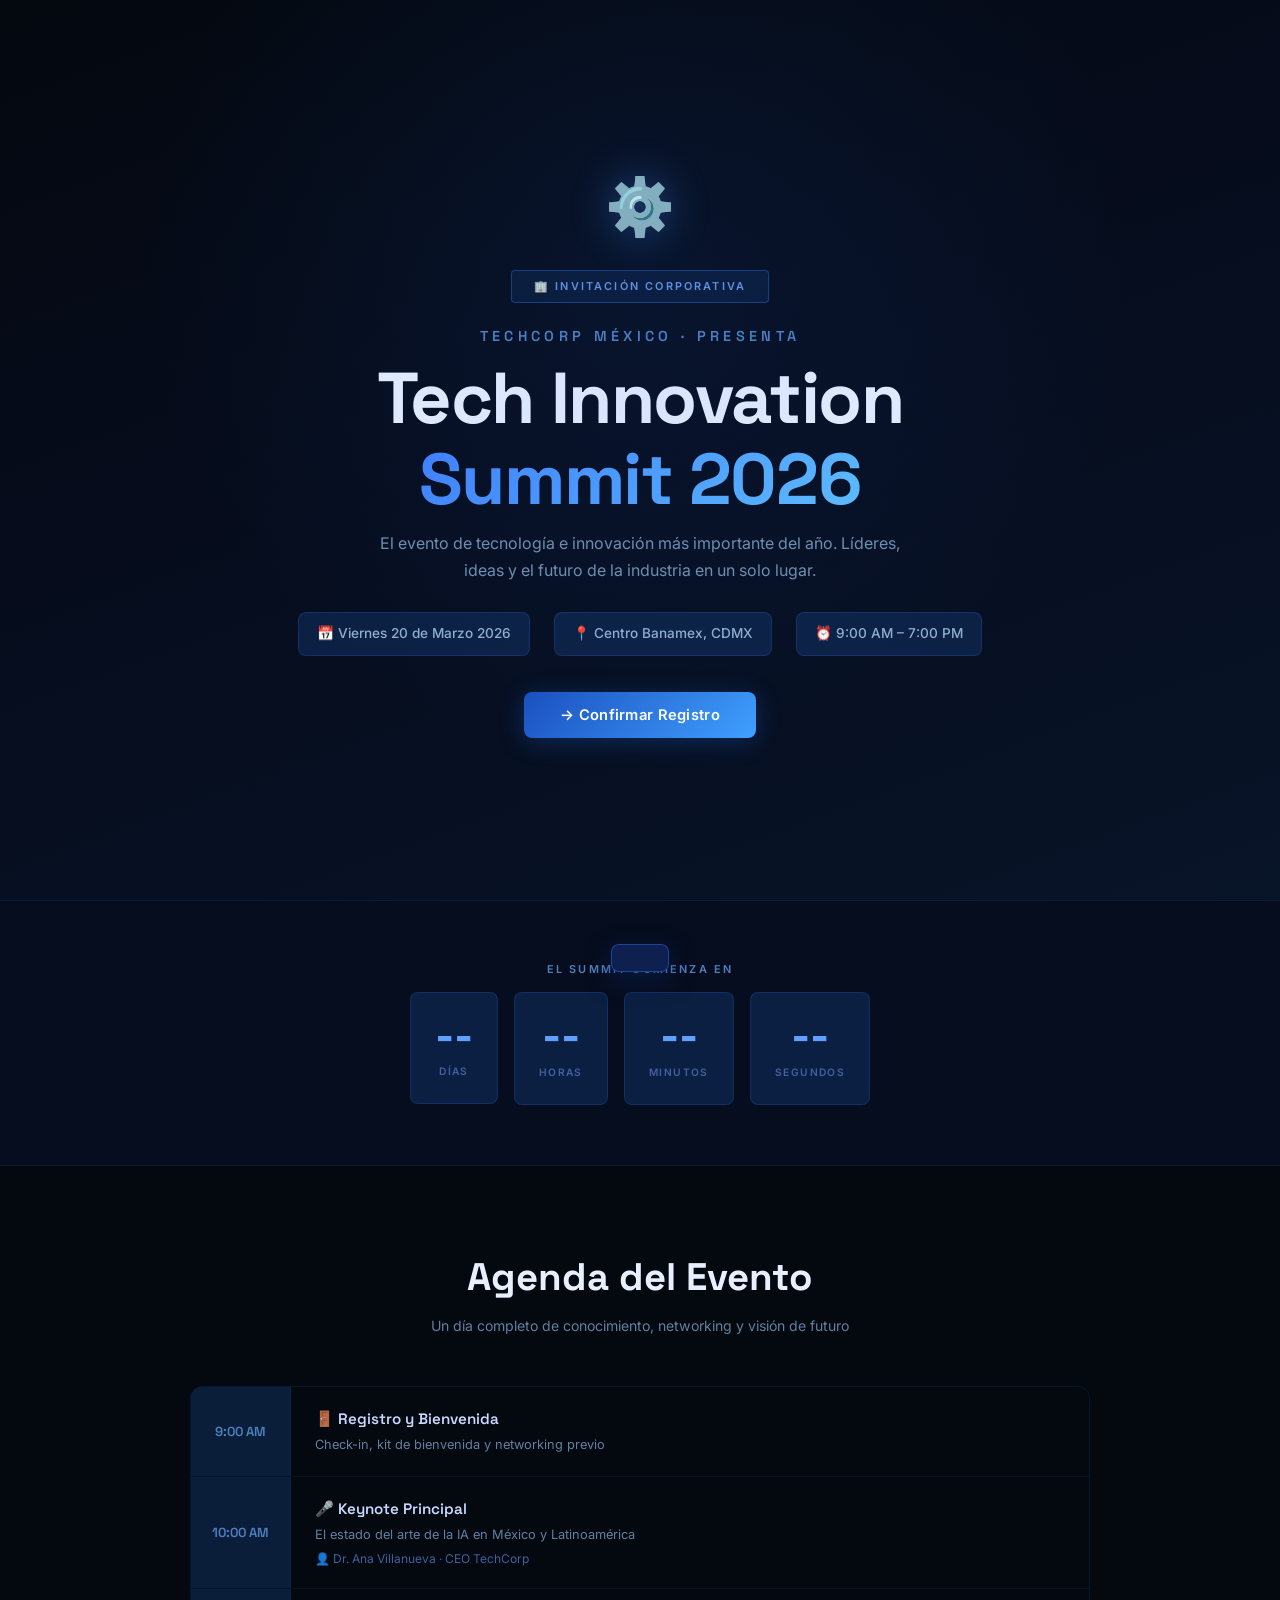
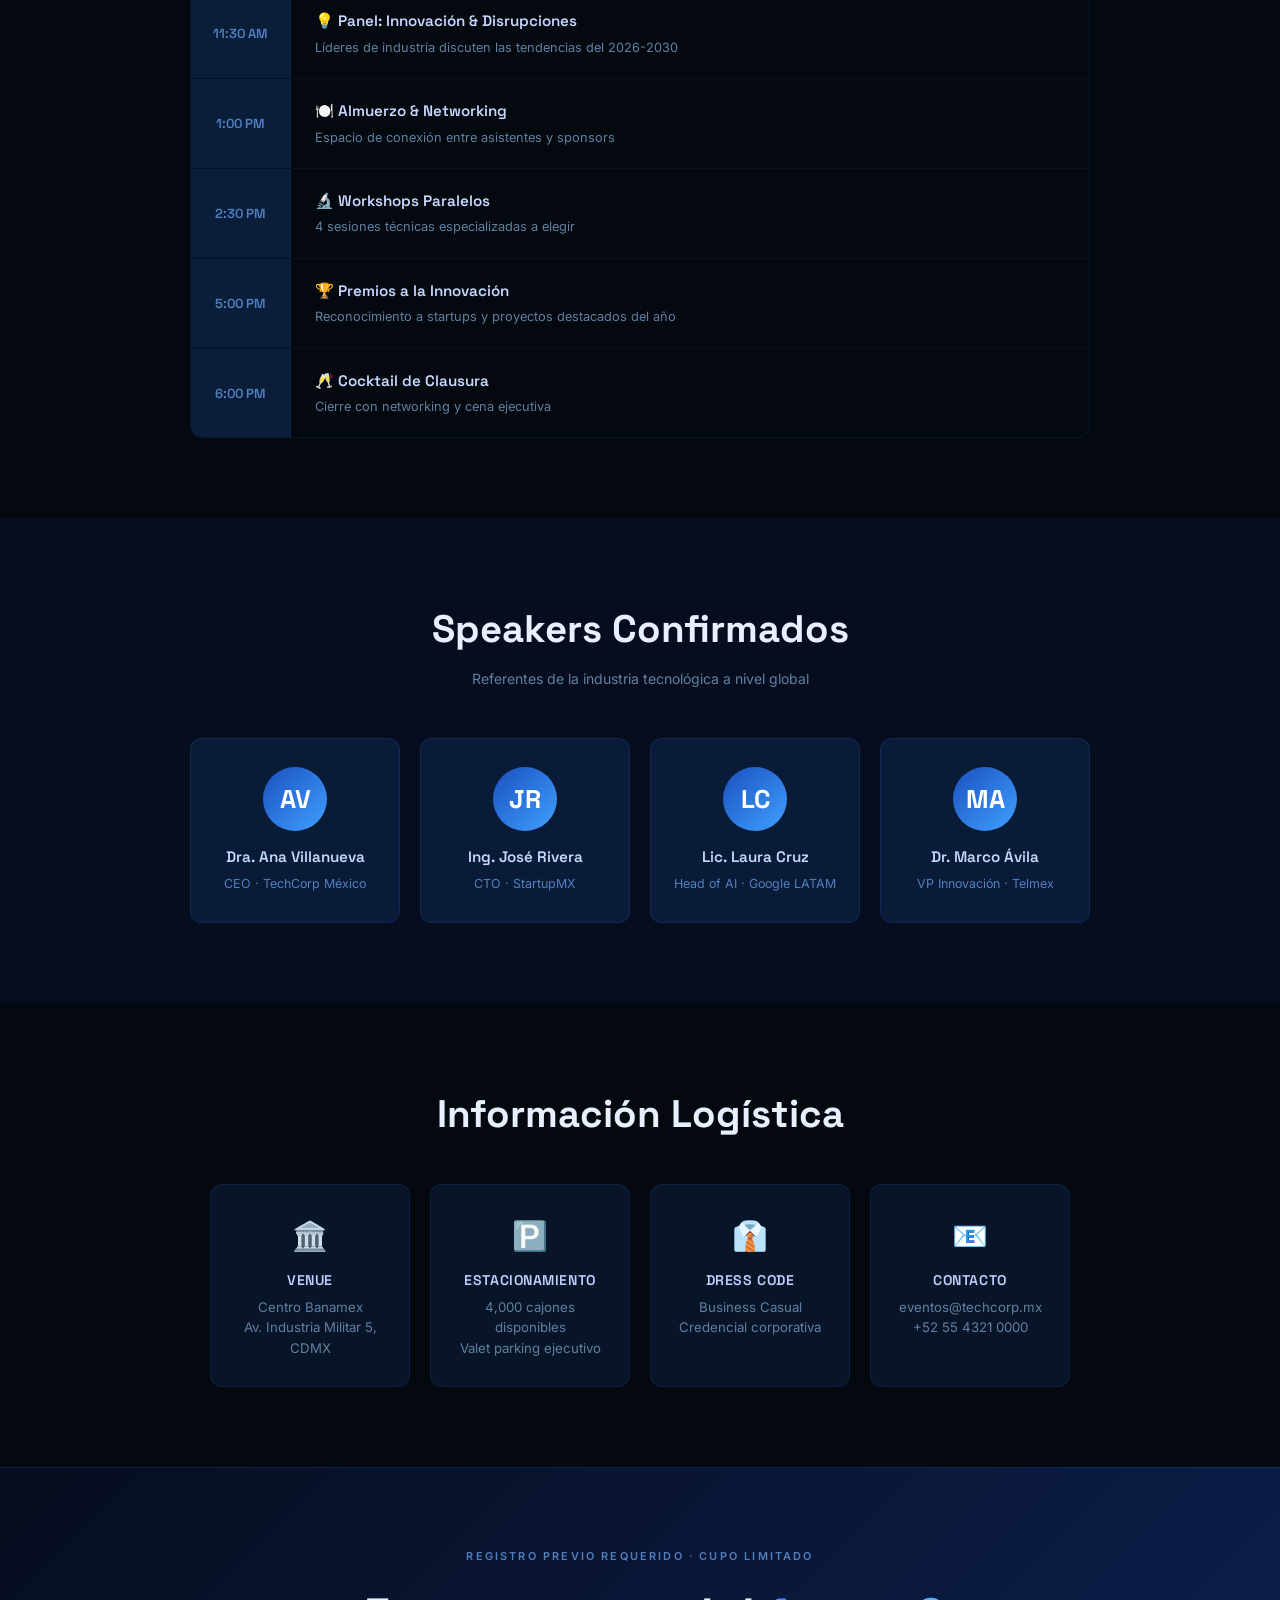
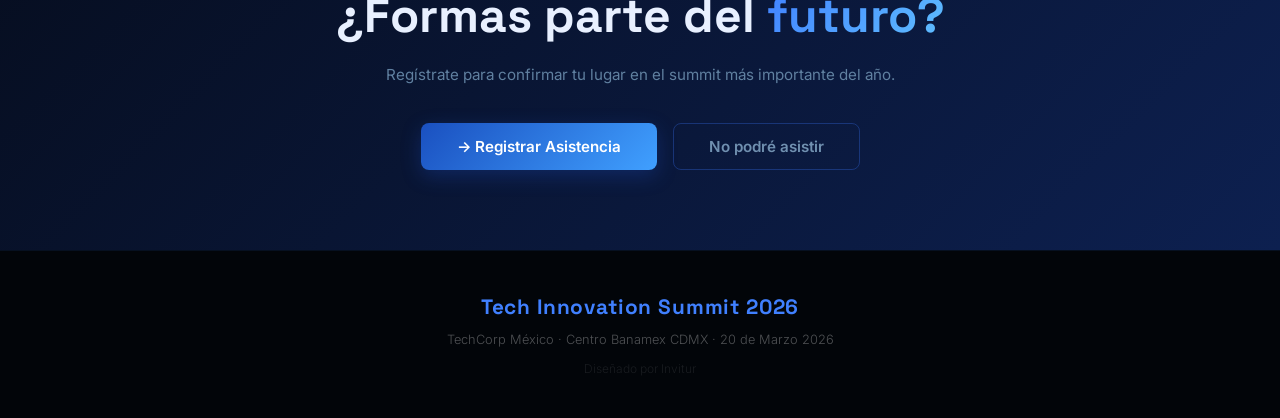
<file: templates/corporativo.html>
<!DOCTYPE html>
<html lang="es">

<head>
    <meta charset="UTF-8" />
    <link rel="icon" type="image/png" href="../assets/favicon.png"/>
    <meta name="viewport" content="width=device-width, initial-scale=1.0" />
    <title>Evento Corporativo · Tech Innovation Summit 2026</title>
    <link
        href="https://fonts.googleapis.com/css2?family=Inter:wght@300;400;500;600;700&family=Space+Grotesk:wght@400;600;700&display=swap"
        rel="stylesheet" />
    <style>
        *,
        *::before,
        *::after {
            box-sizing: border-box;
            margin: 0;
            padding: 0
        }

        html {
            scroll-behavior: smooth
        }

        body {
            font-family: 'Inter', sans-serif;
            background: #04080f;
            color: #c8d8e8;
            overflow-x: hidden;
            line-height: 1.6
        }

        #grid-bg {
            position: fixed;
            inset: 0;
            pointer-events: none;
            z-index: 0;
            background-image: linear-gradient(rgba(30, 80, 160, .08) 1px, transparent 1px), linear-gradient(90deg, rgba(30, 80, 160, .08) 1px, transparent 1px);
            background-size: 50px 50px
        }

        #particles {
            position: fixed;
            inset: 0;
            pointer-events: none;
            z-index: 0;
            overflow: hidden
        }

        .par {
            position: absolute;
            border-radius: 50%;
            animation: parDrift linear infinite
        }

        @keyframes parDrift {
            0% {
                transform: translate(0, 0);
                opacity: 0
            }

            20% {
                opacity: .6
            }

            80% {
                opacity: .6
            }

            100% {
                transform: translate(var(--dx), var(--dy));
                opacity: 0
            }
        }

        section {
            position: relative;
            z-index: 1
        }

        /* HERO */
        .hero {
            min-height: 100vh;
            background: linear-gradient(160deg, #04080f 0%, #060d1e 50%, #081428 100%);
            display: flex;
            flex-direction: column;
            align-items: center;
            justify-content: center;
            text-align: center;
            padding: 60px 24px;
            position: relative;
            overflow: hidden
        }

        .hero::before {
            content: '';
            position: absolute;
            inset: 0;
            background: radial-gradient(ellipse at 50% 30%, rgba(30, 100, 220, .1), transparent 55%)
        }

        .corp-logo {
            font-size: 3.5rem;
            margin-bottom: 4px;
            animation: rotate 20s linear infinite;
            display: inline-block;
            filter: drop-shadow(0 0 20px rgba(60, 140, 255, .4))
        }

        @keyframes rotate {
            from {
                transform: rotate(0deg)
            }

            to {
                transform: rotate(360deg)
            }
        }

        .event-type {
            display: inline-flex;
            align-items: center;
            gap: 8px;
            border: 1px solid rgba(60, 120, 255, .35);
            color: #6090e0;
            font-size: .68rem;
            font-weight: 600;
            letter-spacing: .2em;
            text-transform: uppercase;
            padding: 7px 22px;
            border-radius: 4px;
            margin: 14px 0 22px;
            background: rgba(20, 60, 120, .3);
            backdrop-filter: blur(8px)
        }

        .hero-company {
            font-family: 'Space Grotesk', sans-serif;
            font-size: .9rem;
            color: #5080c0;
            letter-spacing: .3em;
            text-transform: uppercase;
            font-weight: 600;
            margin-bottom: 10px
        }

        .hero-title {
            font-family: 'Space Grotesk', sans-serif;
            font-size: clamp(2rem, 6vw, 4.5rem);
            color: #e8f0ff;
            font-weight: 700;
            line-height: 1.12;
            margin-bottom: 10px;
            letter-spacing: -.02em
        }

        .hero-title span {
            background: linear-gradient(135deg, #4080ff, #60c0ff);
            -webkit-background-clip: text;
            -webkit-text-fill-color: transparent;
            background-clip: text
        }

        .hero-sub {
            font-size: 1rem;
            color: #7090b0;
            max-width: 520px;
            margin: 0 auto 28px;
            font-weight: 400;
            line-height: 1.7
        }

        .hero-meta {
            display: flex;
            justify-content: center;
            gap: 24px;
            flex-wrap: wrap;
            margin-bottom: 36px
        }

        .meta-item {
            display: flex;
            align-items: center;
            gap: 8px;
            background: rgba(20, 60, 120, .4);
            border: 1px solid rgba(60, 120, 255, .2);
            border-radius: 8px;
            padding: 10px 18px;
            font-size: .85rem;
            color: #90b0d0;
            font-weight: 500
        }

        .hero-btn {
            display: inline-flex;
            align-items: center;
            gap: 10px;
            background: linear-gradient(135deg, #1a50c0, #40a0ff);
            color: #fff;
            padding: 14px 36px;
            border-radius: 8px;
            font-weight: 600;
            font-size: .92rem;
            box-shadow: 0 4px 24px rgba(30, 100, 220, .3);
            transition: .3s;
            border: none;
            cursor: pointer;
            font-family: 'Inter', sans-serif;
            letter-spacing: .02em
        }

        .hero-btn:hover {
            transform: translateY(-2px);
            box-shadow: 0 8px 32px rgba(30, 100, 220, .5)
        }

        /* COUNTDOWN */
        .countdown-section {
            background: #060d1e;
            padding: 60px 24px;
            text-align: center;
            border-top: 1px solid rgba(30, 80, 160, .2);
            border-bottom: 1px solid rgba(30, 80, 160, .2)
        }

        .section-label {
            font-size: .68rem;
            font-weight: 600;
            letter-spacing: .2em;
            text-transform: uppercase;
            color: #5080c0;
            margin-bottom: 12px
        }

        .countdown {
            display: flex;
            justify-content: center;
            gap: 16px;
            flex-wrap: wrap;
            margin-top: 14px
        }

        .count-box {
            background: rgba(20, 60, 120, .4);
            border: 1px solid rgba(60, 120, 255, .18);
            border-radius: 8px;
            padding: 20px 24px;
            min-width: 88px;
            backdrop-filter: blur(10px)
        }

        .count-num {
            font-family: 'Space Grotesk', sans-serif;
            font-size: 2.8rem;
            color: #60a0ff;
            line-height: 1;
            display: block;
            font-weight: 700
        }

        .count-label {
            font-size: .64rem;
            text-transform: uppercase;
            letter-spacing: .14em;
            color: #4060a0;
            margin-top: 5px;
            font-weight: 600
        }

        /* PROGRAM */
        .program {
            background: #04080f;
            padding: 80px 24px
        }

        .agenda-inner {
            max-width: 900px;
            margin: 0 auto
        }

        .section-title {
            font-family: 'Space Grotesk', sans-serif;
            font-size: clamp(1.6rem, 3vw, 2.4rem);
            color: #e8f0ff;
            font-weight: 700;
            text-align: center;
            margin-bottom: 8px
        }

        .section-sub {
            color: #6080a0;
            font-size: .88rem;
            text-align: center;
            margin-bottom: 48px;
            font-weight: 400
        }

        .agenda-list {
            display: flex;
            flex-direction: column;
            gap: 0;
            border: 1px solid rgba(30, 80, 160, .2);
            border-radius: 12px;
            overflow: hidden
        }

        .agenda-item {
            display: grid;
            grid-template-columns: 100px 1fr;
            gap: 0;
            border-bottom: 1px solid rgba(30, 80, 160, .15)
        }

        .agenda-item:last-child {
            border-bottom: none
        }

        .ag-time {
            background: rgba(20, 60, 120, .4);
            padding: 20px 16px;
            font-family: 'Space Grotesk', sans-serif;
            font-size: .82rem;
            color: #5080c0;
            font-weight: 600;
            border-right: 1px solid rgba(30, 80, 160, .15);
            display: flex;
            align-items: center;
            justify-content: center;
            text-align: center
        }

        .ag-info {
            padding: 20px 24px;
            transition: background .2s
        }

        .agenda-item:hover .ag-info {
            background: rgba(20, 60, 120, .15)
        }

        .ag-title {
            font-family: 'Space Grotesk', sans-serif;
            font-size: .95rem;
            color: #c8d8ff;
            font-weight: 600;
            margin-bottom: 4px
        }

        .ag-desc {
            font-size: .8rem;
            color: #6080a0;
            font-weight: 400
        }

        .ag-speaker {
            font-size: .75rem;
            color: #4060a0;
            margin-top: 4px
        }

        /* SPEAKERS */
        .speakers {
            background: #060d1e;
            padding: 80px 24px
        }

        .spk-inner {
            max-width: 900px;
            margin: 0 auto;
            text-align: center
        }

        .spk-grid {
            display: grid;
            grid-template-columns: repeat(auto-fill, minmax(200px, 1fr));
            gap: 20px;
            margin-top: 40px
        }

        .spk-card {
            background: rgba(20, 60, 120, .3);
            border: 1px solid rgba(60, 120, 255, .15);
            border-radius: 12px;
            padding: 28px 16px;
            transition: .3s
        }

        .spk-card:hover {
            border-color: rgba(60, 120, 255, .45);
            transform: translateY(-4px);
            box-shadow: 0 12px 32px rgba(20, 60, 160, .2)
        }

        .spk-avatar {
            width: 64px;
            height: 64px;
            border-radius: 50%;
            background: linear-gradient(135deg, #1a50c0, #40a0ff);
            display: flex;
            align-items: center;
            justify-content: center;
            font-size: 1.6rem;
            margin: 0 auto 14px;
            font-weight: 700;
            color: #fff;
            font-family: 'Space Grotesk', sans-serif
        }

        .spk-name {
            font-family: 'Space Grotesk', sans-serif;
            font-size: .95rem;
            color: #c8d8ff;
            font-weight: 600;
            margin-bottom: 4px
        }

        .spk-role {
            font-size: .78rem;
            color: #5080c0;
            font-weight: 400
        }

        /* DETAILS */
        .details {
            background: #04080f;
            padding: 80px 24px
        }

        .det-inner {
            max-width: 860px;
            margin: 0 auto;
            text-align: center
        }

        .details-grid {
            display: grid;
            grid-template-columns: repeat(auto-fit, minmax(200px, 1fr));
            gap: 20px;
            margin-top: 40px
        }

        .detail-card {
            background: rgba(20, 60, 120, .25);
            border: 1px solid rgba(60, 120, 255, .12);
            border-radius: 12px;
            padding: 28px 18px;
            transition: .3s
        }

        .detail-card:hover {
            border-color: rgba(60, 120, 255, .35);
            transform: translateY(-3px)
        }

        .detail-icon {
            font-size: 1.8rem;
            margin-bottom: 10px;
            display: block
        }

        .detail-title {
            font-family: 'Space Grotesk', sans-serif;
            font-size: .88rem;
            color: #c0d0ff;
            font-weight: 600;
            margin-bottom: 5px;
            letter-spacing: .04em;
            text-transform: uppercase
        }

        .detail-text {
            font-size: .83rem;
            color: #6080a0;
            line-height: 1.55
        }

        /* RSVP */
        .rsvp-section {
            background: linear-gradient(135deg, #060d1e, #0d2050);
            padding: 80px 24px;
            text-align: center;
            position: relative;
            overflow: hidden;
            border-top: 1px solid rgba(30, 80, 160, .2)
        }

        .rsvp-title {
            font-family: 'Space Grotesk', sans-serif;
            font-size: clamp(1.8rem, 4vw, 3rem);
            color: #e8f0ff;
            margin-bottom: 14px;
            font-weight: 700
        }

        .rsvp-highlight {
            background: linear-gradient(135deg, #4080ff, #60c0ff);
            -webkit-background-clip: text;
            -webkit-text-fill-color: transparent;
            background-clip: text
        }

        .rsvp-sub {
            color: #6080a0;
            margin-bottom: 36px;
            font-size: .95rem
        }

        .rsvp-btns {
            display: flex;
            gap: 16px;
            justify-content: center;
            flex-wrap: wrap
        }

        .btn-yes {
            background: linear-gradient(135deg, #1a50c0, #40a0ff);
            color: #fff;
            padding: 14px 36px;
            border-radius: 8px;
            border: none;
            font-weight: 600;
            font-size: .95rem;
            cursor: pointer;
            transition: .3s;
            font-family: 'Inter', sans-serif;
            box-shadow: 0 6px 20px rgba(30, 80, 200, .3)
        }

        .btn-yes:hover {
            transform: translateY(-2px);
            box-shadow: 0 10px 28px rgba(30, 80, 200, .5)
        }

        .btn-no {
            background: transparent;
            color: #7090b0;
            padding: 13px 35px;
            border-radius: 8px;
            border: 1px solid rgba(60, 120, 255, .3);
            font-weight: 600;
            font-size: .95rem;
            cursor: pointer;
            transition: .3s;
            font-family: 'Inter', sans-serif
        }

        .btn-no:hover {
            border-color: rgba(60, 120, 255, .6);
            color: #c0d0ff
        }

        /* MODAL */
        .modal-overlay {
            display: none;
            position: fixed;
            inset: 0;
            background: rgba(4, 8, 16, .8);
            z-index: 1000;
            align-items: center;
            justify-content: center;
            backdrop-filter: blur(8px)
        }

        .modal-overlay.open {
            display: flex
        }

        .modal {
            background: #060d1e;
            border: 1px solid rgba(60, 120, 255, .25);
            border-radius: 16px;
            padding: 40px 32px;
            max-width: 420px;
            width: 90%;
            text-align: center;
            animation: modalIn .4s cubic-bezier(.34, 1.56, .64, 1)
        }

        @keyframes modalIn {
            from {
                transform: scale(.9);
                opacity: 0
            }

            to {
                transform: scale(1);
                opacity: 1
            }
        }

        .modal h3 {
            font-family: 'Space Grotesk', sans-serif;
            font-size: 1.6rem;
            color: #c8d8ff;
            margin-bottom: 10px;
            font-weight: 700
        }

        .modal p {
            color: #6080a0;
            margin-bottom: 22px;
            font-size: .88rem
        }

        .modal input,
        .modal select {
            width: 100%;
            border: 1px solid rgba(60, 120, 255, .25);
            border-radius: 8px;
            padding: 12px 16px;
            font-size: .92rem;
            margin-bottom: 12px;
            outline: none;
            font-family: 'Inter', sans-serif;
            color: #c8d8e8;
            background: rgba(20, 60, 120, .35);
            transition: border-color .2s
        }

        .modal input:focus,
        .modal select:focus {
            border-color: #4080ff
        }

        .modal input::placeholder {
            color: #405070
        }

        .modal-btns {
            display: flex;
            gap: 10px
        }

        .btn-confirm {
            flex: 1;
            background: linear-gradient(135deg, #1a50c0, #40a0ff);
            color: #fff;
            padding: 13px;
            border-radius: 8px;
            border: none;
            font-weight: 600;
            cursor: pointer;
            font-family: 'Inter', sans-serif;
            font-size: .88rem
        }

        .btn-cancel {
            padding: 13px 18px;
            border-radius: 8px;
            border: 1px solid rgba(60, 120, 255, .25);
            background: transparent;
            cursor: pointer;
            font-family: 'Inter', sans-serif;
            color: #6080a0;
            font-size: .88rem
        }

        .modal-wrap {
            position: relative
        }

        .modal-close {
            position: absolute;
            top: -10px;
            right: -10px;
            width: 34px;
            height: 34px;
            background: #060d1e;
            border-radius: 50%;
            border: 1px solid rgba(60, 120, 255, .25);
            cursor: pointer;
            font-size: 1rem;
            color: #6080a0;
            display: flex;
            align-items: center;
            justify-content: center
        }

        footer {
            background: #020509;
            border-top: 1px solid rgba(30, 80, 160, .15);
            text-align: center;
            padding: 40px 24px
        }

        footer .f-company {
            font-family: 'Space Grotesk', sans-serif;
            font-size: 1.3rem;
            color: #4080ff;
            font-weight: 700;
            margin-bottom: 6px;
            letter-spacing: .04em
        }

        footer p {
            font-size: .8rem;
            color: rgba(255, 255, 255, .3);
            font-weight: 300
        }

        #toast {
            position: fixed;
            bottom: 28px;
            left: 50%;
            transform: translateX(-50%) translateY(100px);
            background: #0d2050;
            border: 1px solid rgba(60, 120, 255, .4);
            color: #c0d8ff;
            padding: 13px 28px;
            border-radius: 8px;
            font-size: .88rem;
            font-weight: 600;
            z-index: 9999;
            transition: transform .4s cubic-bezier(.34, 1.56, .64, 1);
            white-space: nowrap;
            box-shadow: 0 8px 24px rgba(10, 40, 100, .5)
        }

        @media(max-width:700px) {
            .agenda-item {
                grid-template-columns: 80px 1fr
            }

            .hero-meta {
                gap: 12px
            }
        }
    </style>
</head>

<body>
    <div id="grid-bg"></div>
    <div id="particles"></div>
    <section class="hero">
        <span class="corp-logo">⚙️</span>
        <div class="event-type">🏢 Invitación Corporativa</div>
        <p class="hero-company">TechCorp México · Presenta</p>
        <h1 class="hero-title">Tech Innovation<br /><span>Summit 2026</span></h1>
        <p class="hero-sub">El evento de tecnología e innovación más importante del año. Líderes, ideas y el futuro de
            la industria en un solo lugar.</p>
        <div class="hero-meta">
            <div class="meta-item">📅 Viernes 20 de Marzo 2026</div>
            <div class="meta-item">📍 Centro Banamex, CDMX</div>
            <div class="meta-item">⏰ 9:00 AM – 7:00 PM</div>
        </div>
        <button class="hero-btn" onclick="document.getElementById('rsvp').scrollIntoView({behavior:'smooth'})">→
            Confirmar Registro</button>
    </section>
    <section class="countdown-section">
        <p class="section-label">El Summit comienza en</p>
        <div class="countdown">
            <div class="count-box"><span class="count-num" id="days">--</span><span class="count-label">Días</span>
            </div>
            <div class="count-box"><span class="count-num" id="hours">--</span><span class="count-label">Horas</span>
            </div>
            <div class="count-box"><span class="count-num" id="minutes">--</span><span
                    class="count-label">Minutos</span></div>
            <div class="count-box"><span class="count-num" id="seconds">--</span><span
                    class="count-label">Segundos</span></div>
        </div>
    </section>
    <section class="program">
        <div class="agenda-inner">
            <h2 class="section-title">Agenda del Evento</h2>
            <p class="section-sub">Un día completo de conocimiento, networking y visión de futuro</p>
            <div class="agenda-list">
                <div class="agenda-item">
                    <div class="ag-time">9:00 AM</div>
                    <div class="ag-info">
                        <p class="ag-title">🚪 Registro y Bienvenida</p>
                        <p class="ag-desc">Check-in, kit de bienvenida y networking previo</p>
                    </div>
                </div>
                <div class="agenda-item">
                    <div class="ag-time">10:00 AM</div>
                    <div class="ag-info">
                        <p class="ag-title">🎤 Keynote Principal</p>
                        <p class="ag-desc">El estado del arte de la IA en México y Latinoamérica</p>
                        <p class="ag-speaker">👤 Dr. Ana Villanueva · CEO TechCorp</p>
                    </div>
                </div>
                <div class="agenda-item">
                    <div class="ag-time">11:30 AM</div>
                    <div class="ag-info">
                        <p class="ag-title">💡 Panel: Innovación & Disrupciones</p>
                        <p class="ag-desc">Líderes de industria discuten las tendencias del 2026-2030</p>
                    </div>
                </div>
                <div class="agenda-item">
                    <div class="ag-time">1:00 PM</div>
                    <div class="ag-info">
                        <p class="ag-title">🍽️ Almuerzo & Networking</p>
                        <p class="ag-desc">Espacio de conexión entre asistentes y sponsors</p>
                    </div>
                </div>
                <div class="agenda-item">
                    <div class="ag-time">2:30 PM</div>
                    <div class="ag-info">
                        <p class="ag-title">🔬 Workshops Paralelos</p>
                        <p class="ag-desc">4 sesiones técnicas especializadas a elegir</p>
                    </div>
                </div>
                <div class="agenda-item">
                    <div class="ag-time">5:00 PM</div>
                    <div class="ag-info">
                        <p class="ag-title">🏆 Premios a la Innovación</p>
                        <p class="ag-desc">Reconocimiento a startups y proyectos destacados del año</p>
                    </div>
                </div>
                <div class="agenda-item" style="border-bottom:none">
                    <div class="ag-time">6:00 PM</div>
                    <div class="ag-info">
                        <p class="ag-title">🥂 Cocktail de Clausura</p>
                        <p class="ag-desc">Cierre con networking y cena ejecutiva</p>
                    </div>
                </div>
            </div>
        </div>
    </section>
    <section class="speakers">
        <div class="spk-inner">
            <h2 class="section-title">Speakers Confirmados</h2>
            <p class="section-sub" style="text-align:center">Referentes de la industria tecnológica a nivel global</p>
            <div class="spk-grid">
                <div class="spk-card">
                    <div class="spk-avatar">AV</div>
                    <p class="spk-name">Dra. Ana Villanueva</p>
                    <p class="spk-role">CEO · TechCorp México</p>
                </div>
                <div class="spk-card">
                    <div class="spk-avatar">JR</div>
                    <p class="spk-name">Ing. José Rivera</p>
                    <p class="spk-role">CTO · StartupMX</p>
                </div>
                <div class="spk-card">
                    <div class="spk-avatar">LC</div>
                    <p class="spk-name">Lic. Laura Cruz</p>
                    <p class="spk-role">Head of AI · Google LATAM</p>
                </div>
                <div class="spk-card">
                    <div class="spk-avatar">MA</div>
                    <p class="spk-name">Dr. Marco Ávila</p>
                    <p class="spk-role">VP Innovación · Telmex</p>
                </div>
            </div>
        </div>
    </section>
    <section class="details">
        <div class="det-inner">
            <h2 class="section-title">Información Logística</h2>
            <div class="details-grid">
                <div class="detail-card"><span class="detail-icon">🏛️</span>
                    <h3 class="detail-title">Venue</h3>
                    <p class="detail-text">Centro Banamex<br />Av. Industria Militar 5, CDMX</p>
                </div>
                <div class="detail-card"><span class="detail-icon">🅿️</span>
                    <h3 class="detail-title">Estacionamiento</h3>
                    <p class="detail-text">4,000 cajones disponibles<br />Valet parking ejecutivo</p>
                </div>
                <div class="detail-card"><span class="detail-icon">👔</span>
                    <h3 class="detail-title">Dress Code</h3>
                    <p class="detail-text">Business Casual<br />Credencial corporativa</p>
                </div>
                <div class="detail-card"><span class="detail-icon">📧</span>
                    <h3 class="detail-title">Contacto</h3>
                    <p class="detail-text">eventos@techcorp.mx<br />+52 55 4321 0000</p>
                </div>
            </div>
        </div>
    </section>
    <section class="rsvp-section" id="rsvp">
        <p class="section-label">Registro previo requerido · Cupo limitado</p>
        <h2 class="rsvp-title" style="margin-bottom:8px">¿Formas parte del <span class="rsvp-highlight">futuro?</span>
        </h2>
        <p class="rsvp-sub">Regístrate para confirmar tu lugar en el summit más importante del año.</p>
        <div class="rsvp-btns">
            <button class="btn-yes" onclick="openModal(true)">→ Registrar Asistencia</button>
            <button class="btn-no" onclick="openModal(false)">No podré asistir</button>
        </div>
    </section>
    <footer>
        <p class="f-company">Tech Innovation Summit 2026</p>
        <p>TechCorp México · Centro Banamex CDMX · 20 de Marzo 2026</p>
        <p style="margin-top:8px;font-size:.75rem;opacity:.3">Diseñado por Invitur</p>
    </footer>
    <div class="modal-overlay" id="modalOverlay">
        <div class="modal">
            <div class="modal-wrap">
                <button class="modal-close" onclick="closeModal()">✕</button>
                <h3 id="modalTitle">Confirmar Registro</h3>
                <p id="modalSub">Ingresa tus datos para asegurar tu lugar en el Summit.</p>
                <input type="text" id="guestName" placeholder="Nombre completo" />
                <input type="text" id="guestCompany" placeholder="Empresa u organización" style="display:none" />
                <div class="modal-btns">
                    <button class="btn-confirm" onclick="confirmRSVP()">Confirmar</button>
                    <button class="btn-cancel" onclick="closeModal()">Cancelar</button>
                </div>
            </div>
        </div>
    </div>
    <div id="toast"></div>
    <script>
        // Particles
        const pc = document.getElementById('particles');
        function mkPar() { const p = document.createElement('div'); p.className = 'par'; p.style.left = Math.random() * 100 + 'vw'; p.style.top = Math.random() * 100 + 'vh'; const sz = 1 + Math.random() * 3; p.style.width = sz + 'px'; p.style.height = sz + 'px'; p.style.background = 'rgba(60,120,255,.7)'; p.style.setProperty('--dx', (Math.random() * 200 - 100) + 'px'); p.style.setProperty('--dy', (Math.random() * 200 - 100) + 'px'); p.style.boxShadow = `0 0 ${sz * 3}px rgba(40,100,255,.5)`; const dur = 4 + Math.random() * 6; p.style.animationDuration = dur + 's'; p.style.animationDelay = (Math.random() * 5) + 's'; pc.appendChild(p); setTimeout(() => { p.remove(); mkPar() }, (dur + parseFloat(p.style.animationDelay)) * 1000 + 200) }
        for (let i = 0; i < 30; i++)mkPar();
        // Countdown
        const target = new Date('2026-03-20T09:00:00');
        function tick() { const d = target - Date.now(); if (d <= 0) return; document.getElementById('days').textContent = Math.floor(d / 86400000); document.getElementById('hours').textContent = Math.floor((d % 86400000) / 3600000); document.getElementById('minutes').textContent = Math.floor((d % 3600000) / 60000); document.getElementById('seconds').textContent = Math.floor((d % 60000) / 1000) }
        tick(); setInterval(tick, 1000);
        // RSVP
        let attending = true;
        function openModal(att) { attending = att; document.getElementById('modalOverlay').classList.add('open'); if (att) { document.getElementById('modalTitle').textContent = 'Confirmar Registro'; document.getElementById('modalSub').textContent = 'Ingresa tus datos para asegurar tu lugar en el Summit.'; document.getElementById('guestCompany').style.display = 'block' } else { document.getElementById('modalTitle').textContent = 'Declinando Asistencia'; document.getElementById('modalSub').textContent = '¿Nos puedes indicar el motivo por el que no podrás asistir?'; document.getElementById('guestCompany').style.display = 'none' } }
        function closeModal() { document.getElementById('modalOverlay').classList.remove('open') }
        function confirmRSVP() { const n = document.getElementById('guestName').value.trim(); if (!n) { document.getElementById('guestName').focus(); return } closeModal(); const t = document.getElementById('toast'); t.textContent = attending ? '✅ Registro confirmado para ' + n + '. Recibirás detalles por email.' : '❌ Gracias por avisar, ' + n + '. Quizá próxima edición.'; t.style.transform = 'translateX(-50%) translateY(0)'; setTimeout(() => t.style.transform = 'translateX(-50%) translateY(100px)', 4500); document.getElementById('guestName').value = ''; document.getElementById('guestCompany').value = '' }
        document.getElementById('modalOverlay').addEventListener('click', e => { if (e.target === e.currentTarget) closeModal() });
    </script>
</body>

</html>
</file>
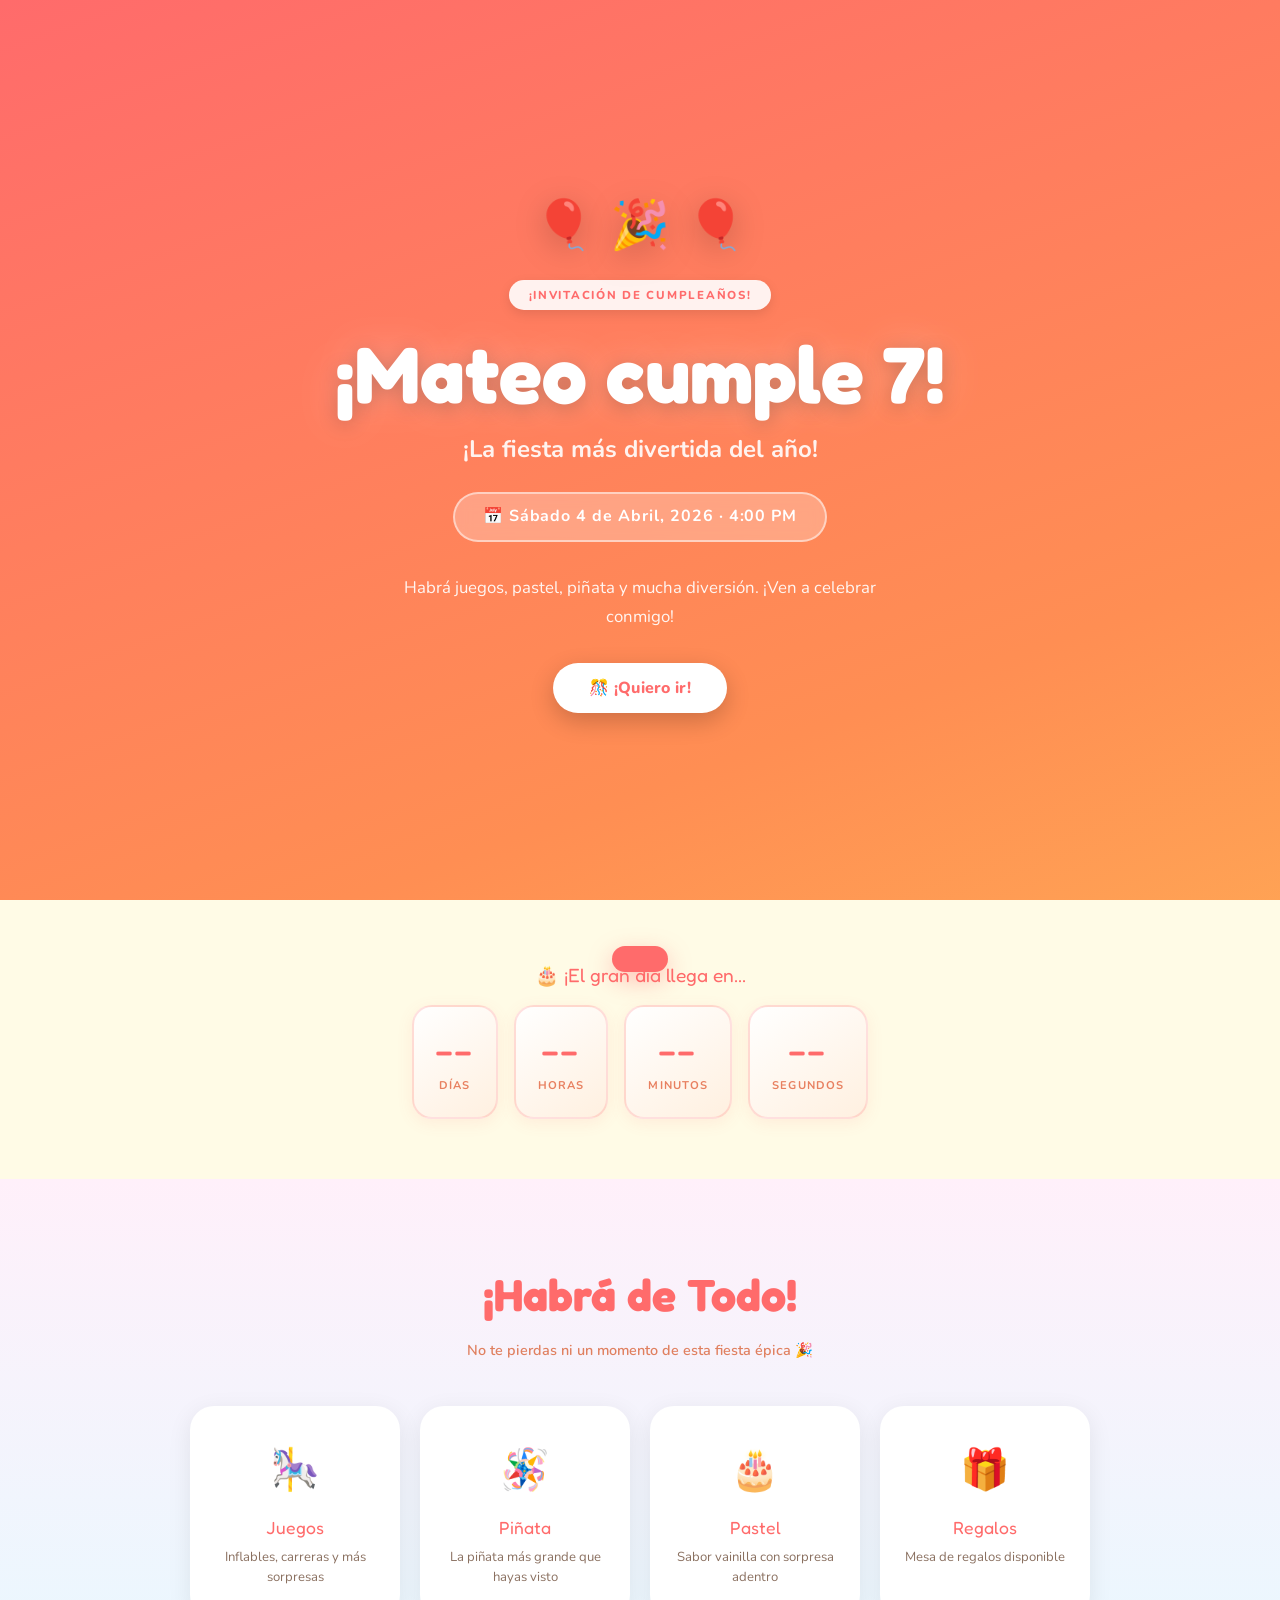
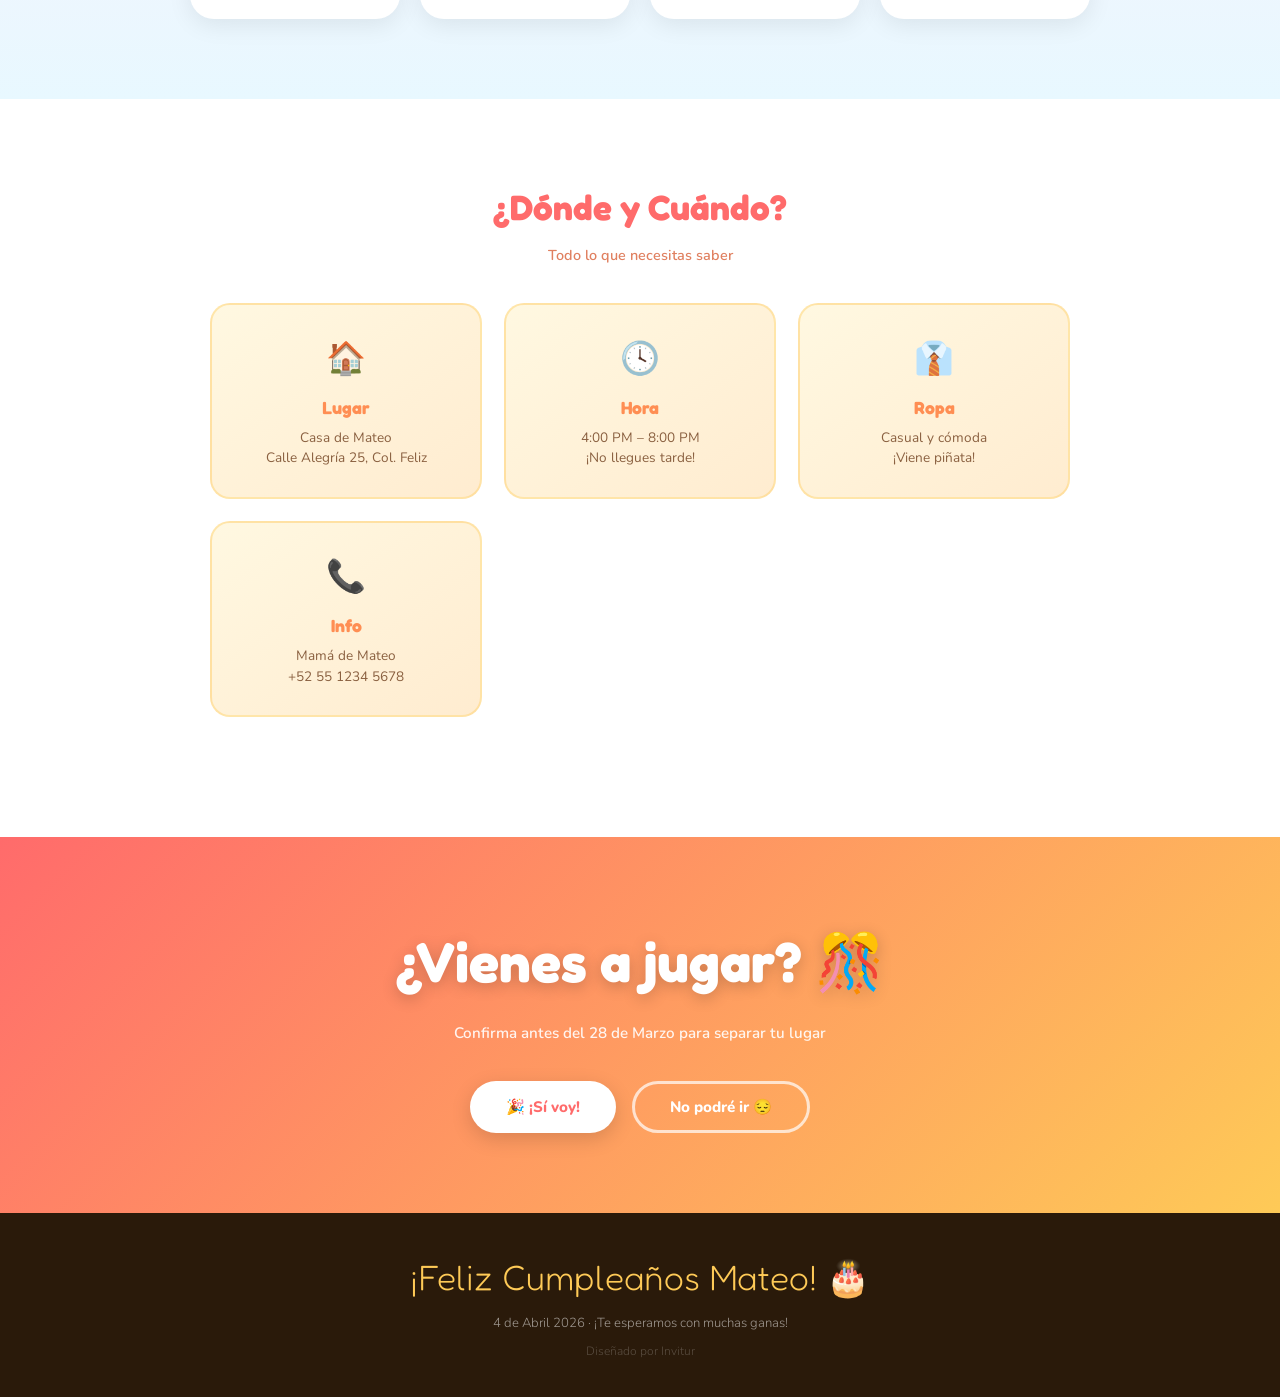
<file: templates/cumpleanos.html>
<!DOCTYPE html>
<html lang="es">

<head>
    <meta charset="UTF-8" />
    <link rel="icon" type="image/png" href="../assets/favicon.png"/>
    <meta name="viewport" content="width=device-width, initial-scale=1.0" />
    <title>Cumpleaños · ¡Mateo cumple 7!</title>
    <link href="https://fonts.googleapis.com/css2?family=Fredoka+One&family=Nunito:wght@300;400;700;800&display=swap"
        rel="stylesheet" />
    <style>
        *,
        *::before,
        *::after {
            box-sizing: border-box;
            margin: 0;
            padding: 0
        }

        html {
            scroll-behavior: smooth
        }

        body {
            font-family: 'Nunito', sans-serif;
            background: #fff8e1;
            color: #2a1a0a;
            overflow-x: hidden;
            line-height: 1.6
        }

        #confetti {
            position: fixed;
            inset: 0;
            pointer-events: none;
            z-index: 0;
            overflow: hidden
        }

        .conf {
            position: absolute;
            top: -20px;
            width: 10px;
            height: 10px;
            animation: confFall linear infinite
        }

        @keyframes confFall {
            0% {
                transform: translateY(-20px) rotate(0);
                opacity: 1
            }

            100% {
                transform: translateY(110vh) rotate(540deg);
                opacity: .3
            }
        }

        section {
            position: relative;
            z-index: 1
        }

        /* HERO */
        .hero {
            min-height: 100vh;
            background: linear-gradient(160deg, #ff6b6b, #ff8e53, #feca57, #48dbfb, #ff9ff3);
            background-size: 300% 300%;
            animation: gradShift 8s ease infinite;
            display: flex;
            flex-direction: column;
            align-items: center;
            justify-content: center;
            text-align: center;
            padding: 60px 24px;
            position: relative;
            overflow: hidden
        }

        @keyframes gradShift {
            0% {
                background-position: 0% 50%
            }

            50% {
                background-position: 100% 50%
            }

            100% {
                background-position: 0% 50%
            }
        }

        .balloon {
            font-size: 3rem;
            animation: balloonFloat 3s ease-in-out infinite;
            display: inline-block;
            margin: 0 8px;
            filter: drop-shadow(0 8px 16px rgba(0, 0, 0, .2))
        }

        .balloon:nth-child(2) {
            animation-delay: .5s
        }

        .balloon:nth-child(3) {
            animation-delay: 1s
        }

        @keyframes balloonFloat {

            0%,
            100% {
                transform: translateY(0) rotate(-5deg)
            }

            50% {
                transform: translateY(-16px) rotate(5deg)
            }
        }

        .hero-category {
            display: inline-block;
            background: rgba(255, 255, 255, .9);
            color: #ff6b6b;
            font-size: .72rem;
            font-weight: 800;
            letter-spacing: .15em;
            text-transform: uppercase;
            padding: 6px 20px;
            border-radius: 50px;
            margin: 16px 0 20px;
            box-shadow: 0 4px 12px rgba(0, 0, 0, .1)
        }

        .hero-title {
            font-family: 'Fredoka One', cursive;
            font-size: clamp(2.5rem, 9vw, 5rem);
            color: #fff;
            text-shadow: 0 4px 20px rgba(0, 0, 0, .2), 0 0 40px rgba(255, 255, 255, .3);
            line-height: 1.1;
            margin-bottom: 12px
        }

        .hero-subtitle {
            font-size: clamp(1rem, 3vw, 1.5rem);
            color: rgba(255, 255, 255, .9);
            font-weight: 700;
            margin-bottom: 8px
        }

        .hero-date {
            background: rgba(255, 255, 255, .25);
            backdrop-filter: blur(8px);
            border: 2px solid rgba(255, 255, 255, .5);
            border-radius: 50px;
            display: inline-block;
            padding: 10px 28px;
            font-size: 1rem;
            font-weight: 700;
            color: #fff;
            margin: 16px 0 32px;
            letter-spacing: .06em
        }

        .hero-msg {
            color: rgba(255, 255, 255, .92);
            max-width: 480px;
            font-size: 1.05rem;
            line-height: 1.7;
            margin: 0 auto 32px
        }

        .hero-btn {
            background: #fff;
            color: #ff6b6b;
            padding: 14px 36px;
            border-radius: 50px;
            font-weight: 800;
            font-size: 1rem;
            cursor: pointer;
            border: none;
            box-shadow: 0 8px 24px rgba(0, 0, 0, .2);
            transition: .3s;
            font-family: 'Nunito', sans-serif;
            letter-spacing: .02em
        }

        .hero-btn:hover {
            transform: translateY(-3px) scale(1.03);
            box-shadow: 0 12px 32px rgba(0, 0, 0, .25)
        }

        /* COUNTDOWN */
        .countdown-section {
            background: #fffbe6;
            padding: 60px 24px;
            text-align: center
        }

        .section-label {
            font-family: 'Fredoka One', cursive;
            font-size: 1.2rem;
            color: #ff6b6b;
            margin-bottom: 14px
        }

        .countdown {
            display: flex;
            justify-content: center;
            gap: 16px;
            flex-wrap: wrap;
            margin-top: 12px
        }

        .count-box {
            background: linear-gradient(145deg, #fff, #fff0e0);
            border: 2px solid rgba(255, 107, 107, .2);
            border-radius: 20px;
            padding: 20px 22px;
            min-width: 80px;
            box-shadow: 0 4px 16px rgba(255, 107, 107, .1)
        }

        .count-num {
            font-family: 'Fredoka One', cursive;
            font-size: 2.8rem;
            color: #ff6b6b;
            line-height: 1;
            display: block
        }

        .count-label {
            font-size: .7rem;
            text-transform: uppercase;
            letter-spacing: .1em;
            color: #e88060;
            margin-top: 4px;
            font-weight: 700
        }

        /* ACTIVITIES */
        .activities {
            background: linear-gradient(180deg, #fff0fa, #e8f8ff);
            padding: 80px 24px
        }

        .activities-inner {
            max-width: 900px;
            margin: 0 auto;
            text-align: center
        }

        .section-title {
            font-family: 'Fredoka One', cursive;
            font-size: clamp(1.8rem, 4vw, 2.8rem);
            color: #ff6b6b;
            margin-bottom: 8px
        }

        .section-sub {
            color: #e08060;
            font-size: .9rem;
            margin-bottom: 44px;
            font-weight: 600
        }

        .act-grid {
            display: grid;
            grid-template-columns: repeat(auto-fit, minmax(180px, 1fr));
            gap: 20px
        }

        .act-card {
            background: #fff;
            border-radius: 24px;
            padding: 30px 18px;
            text-align: center;
            box-shadow: 0 6px 24px rgba(0, 0, 0, .08);
            transition: .3s;
            border: 2px solid transparent
        }

        .act-card:hover {
            transform: translateY(-6px);
            border-color: #feca57;
            box-shadow: 0 12px 32px rgba(254, 202, 87, .25)
        }

        .act-icon {
            font-size: 2.5rem;
            margin-bottom: 12px;
            display: block;
            animation: wiggle 3s ease-in-out infinite
        }

        .act-card:nth-child(2) .act-icon {
            animation-delay: .5s
        }

        .act-card:nth-child(3) .act-icon {
            animation-delay: 1s
        }

        .act-card:nth-child(4) .act-icon {
            animation-delay: 1.5s
        }

        @keyframes wiggle {

            0%,
            100% {
                transform: rotate(-3deg)
            }

            50% {
                transform: rotate(3deg)
            }
        }

        .act-title {
            font-family: 'Fredoka One', cursive;
            font-size: 1.1rem;
            color: #ff6b6b;
            margin-bottom: 6px
        }

        .act-text {
            font-size: .82rem;
            color: #8a7060;
            line-height: 1.5
        }

        /* DETAILS */
        .details {
            background: #fff;
            padding: 80px 24px
        }

        .details-inner {
            max-width: 860px;
            margin: 0 auto;
            text-align: center
        }

        .details-grid {
            display: grid;
            grid-template-columns: repeat(auto-fit, minmax(200px, 1fr));
            gap: 22px;
            margin-bottom: 40px
        }

        .detail-card {
            background: linear-gradient(145deg, #fff8e1, #ffecd0);
            border: 2px solid rgba(254, 202, 87, .4);
            border-radius: 20px;
            padding: 28px 18px;
            transition: .3s
        }

        .detail-card:hover {
            transform: translateY(-4px);
            box-shadow: 0 10px 28px rgba(254, 202, 87, .25)
        }

        .detail-icon {
            font-size: 2rem;
            margin-bottom: 10px;
            display: block
        }

        .detail-title {
            font-family: 'Fredoka One', cursive;
            font-size: 1.1rem;
            color: #ff8e53;
            margin-bottom: 6px
        }

        .detail-text {
            font-size: .85rem;
            color: #8a6040;
            line-height: 1.5
        }

        /* RSVP */
        .rsvp-section {
            background: linear-gradient(135deg, #ff6b6b, #feca57);
            padding: 80px 24px;
            text-align: center;
            position: relative;
            overflow: hidden
        }

        .rsvp-title {
            font-family: 'Fredoka One', cursive;
            font-size: clamp(2rem, 5vw, 3.5rem);
            color: #fff;
            margin-bottom: 14px;
            text-shadow: 0 4px 16px rgba(0, 0, 0, .2)
        }

        .rsvp-sub {
            color: rgba(255, 255, 255, .9);
            margin-bottom: 36px;
            font-size: .95rem;
            font-weight: 600
        }

        .rsvp-btns {
            display: flex;
            gap: 16px;
            justify-content: center;
            flex-wrap: wrap
        }

        .btn-yes {
            background: #fff;
            color: #ff6b6b;
            padding: 14px 36px;
            border-radius: 50px;
            border: none;
            font-weight: 800;
            font-size: .95rem;
            cursor: pointer;
            transition: .3s;
            font-family: 'Nunito', sans-serif;
            box-shadow: 0 6px 20px rgba(0, 0, 0, .15)
        }

        .btn-yes:hover {
            transform: translateY(-2px);
            box-shadow: 0 10px 28px rgba(0, 0, 0, .2)
        }

        .btn-no {
            background: transparent;
            color: #fff;
            padding: 13px 35px;
            border-radius: 50px;
            border: 3px solid rgba(255, 255, 255, .7);
            font-weight: 800;
            font-size: .95rem;
            cursor: pointer;
            transition: .3s;
            font-family: 'Nunito', sans-serif
        }

        .btn-no:hover {
            background: rgba(255, 255, 255, .15)
        }

        /* MODAL */
        .modal-overlay {
            display: none;
            position: fixed;
            inset: 0;
            background: rgba(40, 20, 10, .5);
            z-index: 1000;
            align-items: center;
            justify-content: center;
            backdrop-filter: blur(6px)
        }

        .modal-overlay.open {
            display: flex
        }

        .modal {
            background: #fff;
            border-radius: 24px;
            padding: 40px 32px;
            max-width: 400px;
            width: 90%;
            text-align: center;
            animation: modalIn .4s cubic-bezier(.34, 1.56, .64, 1);
            border: 3px solid #feca57;
            box-shadow: 0 20px 60px rgba(0, 0, 0, .2)
        }

        @keyframes modalIn {
            from {
                transform: scale(.85) rotate(-2deg);
                opacity: 0
            }

            to {
                transform: scale(1) rotate(0);
                opacity: 1
            }
        }

        .modal h3 {
            font-family: 'Fredoka One', cursive;
            font-size: 1.9rem;
            color: #ff6b6b;
            margin-bottom: 10px
        }

        .modal p {
            color: #8a6040;
            margin-bottom: 22px;
            font-size: .88rem
        }

        .modal input {
            width: 100%;
            border: 2px solid rgba(254, 202, 87, .5);
            border-radius: 12px;
            padding: 12px 16px;
            font-size: .95rem;
            margin-bottom: 14px;
            outline: none;
            font-family: 'Nunito', sans-serif;
            color: #2a1a0a;
            transition: border-color .2s
        }

        .modal input:focus {
            border-color: #ff6b6b
        }

        .modal-btns {
            display: flex;
            gap: 10px
        }

        .btn-confirm {
            flex: 1;
            background: linear-gradient(135deg, #ff6b6b, #feca57);
            color: #fff;
            padding: 13px;
            border-radius: 12px;
            border: none;
            font-weight: 800;
            cursor: pointer;
            font-family: 'Nunito', sans-serif;
            font-size: .88rem
        }

        .btn-cancel {
            padding: 13px 18px;
            border-radius: 12px;
            border: 2px solid #feca57;
            background: #fff;
            cursor: pointer;
            font-family: 'Nunito', sans-serif;
            color: #e88060;
            font-size: .88rem;
            font-weight: 700
        }

        .modal-wrap {
            position: relative
        }

        .modal-close {
            position: absolute;
            top: -10px;
            right: -10px;
            width: 34px;
            height: 34px;
            background: #feca57;
            border-radius: 50%;
            border: none;
            cursor: pointer;
            font-size: 1.1rem;
            font-weight: 700;
            display: flex;
            align-items: center;
            justify-content: center
        }

        footer {
            background: #2a1a0a;
            color: rgba(255, 255, 255, .55);
            text-align: center;
            padding: 36px 24px
        }

        footer .f-name {
            font-family: 'Fredoka One', cursive;
            font-size: 2.2rem;
            color: #feca57;
            margin-bottom: 8px
        }

        footer p {
            font-size: .82rem;
            font-weight: 300
        }

        #toast {
            position: fixed;
            bottom: 28px;
            left: 50%;
            transform: translateX(-50%) translateY(100px);
            background: #ff6b6b;
            color: #fff;
            padding: 13px 28px;
            border-radius: 50px;
            font-size: .88rem;
            font-weight: 700;
            z-index: 9999;
            transition: transform .4s cubic-bezier(.34, 1.56, .64, 1);
            white-space: nowrap;
            box-shadow: 0 8px 24px rgba(255, 107, 107, .4)
        }

        @media(max-width:600px) {
            .rsvp-btns {
                flex-direction: column;
                align-items: center
            }
        }
    </style>
</head>

<body>
    <div id="confetti"></div>
    <section class="hero">
        <div><span class="balloon">🎈</span><span class="balloon">🎉</span><span class="balloon">🎈</span></div>
        <div class="hero-category">¡Invitación de Cumpleaños!</div>
        <h1 class="hero-title">¡Mateo cumple 7!</h1>
        <p class="hero-subtitle">¡La fiesta más divertida del año!</p>
        <div class="hero-date">📅 Sábado 4 de Abril, 2026 · 4:00 PM</div>
        <p class="hero-msg">Habrá juegos, pastel, piñata y mucha diversión. ¡Ven a celebrar conmigo!</p>
        <button class="hero-btn" onclick="document.getElementById('rsvp').scrollIntoView({behavior:'smooth'})">🎊
            ¡Quiero ir!</button>
    </section>
    <section class="countdown-section">
        <p class="section-label">🎂 ¡El gran día llega en...</p>
        <div class="countdown">
            <div class="count-box"><span class="count-num" id="days">--</span><span class="count-label">Días</span>
            </div>
            <div class="count-box"><span class="count-num" id="hours">--</span><span class="count-label">Horas</span>
            </div>
            <div class="count-box"><span class="count-num" id="minutes">--</span><span
                    class="count-label">Minutos</span></div>
            <div class="count-box"><span class="count-num" id="seconds">--</span><span
                    class="count-label">Segundos</span></div>
        </div>
    </section>
    <section class="activities">
        <div class="activities-inner">
            <h2 class="section-title">¡Habrá de Todo!</h2>
            <p class="section-sub">No te pierdas ni un momento de esta fiesta épica 🎉</p>
            <div class="act-grid">
                <div class="act-card"><span class="act-icon">🎠</span>
                    <p class="act-title">Juegos</p>
                    <p class="act-text">Inflables, carreras y más sorpresas</p>
                </div>
                <div class="act-card"><span class="act-icon">🪅</span>
                    <p class="act-title">Piñata</p>
                    <p class="act-text">La piñata más grande que hayas visto</p>
                </div>
                <div class="act-card"><span class="act-icon">🎂</span>
                    <p class="act-title">Pastel</p>
                    <p class="act-text">Sabor vainilla con sorpresa adentro</p>
                </div>
                <div class="act-card"><span class="act-icon">🎁</span>
                    <p class="act-title">Regalos</p>
                    <p class="act-text">Mesa de regalos disponible</p>
                </div>
            </div>
        </div>
    </section>
    <section class="details">
        <div class="details-inner">
            <h2 class="section-title"
                style="font-family:'Fredoka One',cursive;font-size:2.2rem;color:#ff6b6b;margin-bottom:8px">¿Dónde y
                Cuándo?</h2>
            <p style="color:#e08060;margin-bottom:36px;font-size:.9rem;font-weight:600">Todo lo que necesitas saber</p>
            <div class="details-grid">
                <div class="detail-card"><span class="detail-icon">🏠</span>
                    <h3 class="detail-title">Lugar</h3>
                    <p class="detail-text">Casa de Mateo<br />Calle Alegría 25, Col. Feliz</p>
                </div>
                <div class="detail-card"><span class="detail-icon">🕓</span>
                    <h3 class="detail-title">Hora</h3>
                    <p class="detail-text">4:00 PM – 8:00 PM<br />¡No llegues tarde!</p>
                </div>
                <div class="detail-card"><span class="detail-icon">👔</span>
                    <h3 class="detail-title">Ropa</h3>
                    <p class="detail-text">Casual y cómoda<br />¡Viene piñata!</p>
                </div>
                <div class="detail-card"><span class="detail-icon">📞</span>
                    <h3 class="detail-title">Info</h3>
                    <p class="detail-text">Mamá de Mateo<br />+52 55 1234 5678</p>
                </div>
            </div>
        </div>
    </section>
    <section class="rsvp-section" id="rsvp">
        <h2 class="rsvp-title">¿Vienes a jugar? 🎊</h2>
        <p class="rsvp-sub">Confirma antes del 28 de Marzo para separar tu lugar</p>
        <div class="rsvp-btns">
            <button class="btn-yes" onclick="openModal(true)">🎉 ¡Sí voy!</button>
            <button class="btn-no" onclick="openModal(false)">No podré ir 😔</button>
        </div>
    </section>
    <footer>
        <p class="f-name">¡Feliz Cumpleaños Mateo! 🎂</p>
        <p>4 de Abril 2026 · ¡Te esperamos con muchas ganas!</p>
        <p style="margin-top:8px;font-size:.75rem;opacity:.4">Diseñado por Invitur</p>
    </footer>
    <div class="modal-overlay" id="modalOverlay">
        <div class="modal">
            <div class="modal-wrap">
                <button class="modal-close" onclick="closeModal()">✕</button>
                <h3 id="modalTitle">¡Yay! 🎉</h3>
                <p id="modalSub">Dinos tu nombre para separar tu lugar en la fiesta.</p>
                <input type="text" id="guestName" placeholder="Tu nombre" />
                <div class="modal-btns">
                    <button class="btn-confirm" onclick="confirmRSVP()">¡Confirmar!</button>
                    <button class="btn-cancel" onclick="closeModal()">Cancelar</button>
                </div>
            </div>
        </div>
    </div>
    <div id="toast"></div>
    <script>
        // Confetti
        const cc = document.getElementById('confetti');
        const colors = ['#ff6b6b', '#feca57', '#48dbfb', '#ff9ff3', '#54a0ff', '#5f27cd', '#ff9f43', '#1dd1a1'];
        function mkConf() {
            const c = document.createElement('div'); c.className = 'conf';
            c.style.left = Math.random() * 100 + 'vw'; c.style.background = colors[Math.floor(Math.random() * colors.length)];
            c.style.width = (6 + Math.random() * 10) + 'px'; c.style.height = (6 + Math.random() * 10) + 'px';
            c.style.borderRadius = Math.random() > .5 ? '50%' : '2px';
            c.style.animationDuration = (5 + Math.random() * 8) + 's'; c.style.animationDelay = (Math.random() * 5) + 's';
            cc.appendChild(c);
            const dur = (parseFloat(c.style.animationDuration) + parseFloat(c.style.animationDelay)) * 1000 + 200;
            setTimeout(() => { c.remove(); mkConf() }, dur);
        }
        for (let i = 0; i < 24; i++) mkConf();
        // Countdown
        const target = new Date('2026-04-04T16:00:00');
        function tick() { const d = target - Date.now(); if (d <= 0) return; document.getElementById('days').textContent = Math.floor(d / 86400000); document.getElementById('hours').textContent = Math.floor((d % 86400000) / 3600000); document.getElementById('minutes').textContent = Math.floor((d % 3600000) / 60000); document.getElementById('seconds').textContent = Math.floor((d % 60000) / 1000) }
        tick(); setInterval(tick, 1000);
        // RSVP
        let attending = true;
        function openModal(att) { attending = att; document.getElementById('modalOverlay').classList.add('open'); document.getElementById('modalTitle').textContent = att ? '¡Yay! 🎉' : '¡Nooo! 😢'; document.getElementById('modalSub').textContent = att ? 'Dinos tu nombre para separar tu lugar en la fiesta.' : '¿Por qué no puedes venir?' }
        function closeModal() { document.getElementById('modalOverlay').classList.remove('open') }
        function confirmRSVP() { const n = document.getElementById('guestName').value.trim(); if (!n) { document.getElementById('guestName').focus(); return } closeModal(); const t = document.getElementById('toast'); t.textContent = attending ? '🎊 ¡Genial ' + n + '! Mateo te espera con mucha emoción.' : '😢 Qué pena ' + n + '. ¡Gracias por avisar!'; t.style.transform = 'translateX(-50%) translateY(0)'; setTimeout(() => t.style.transform = 'translateX(-50%) translateY(100px)', 4000); document.getElementById('guestName').value = '' }
        document.getElementById('modalOverlay').addEventListener('click', e => { if (e.target === e.currentTarget) closeModal() });
    </script>
</body>

</html>
</file>
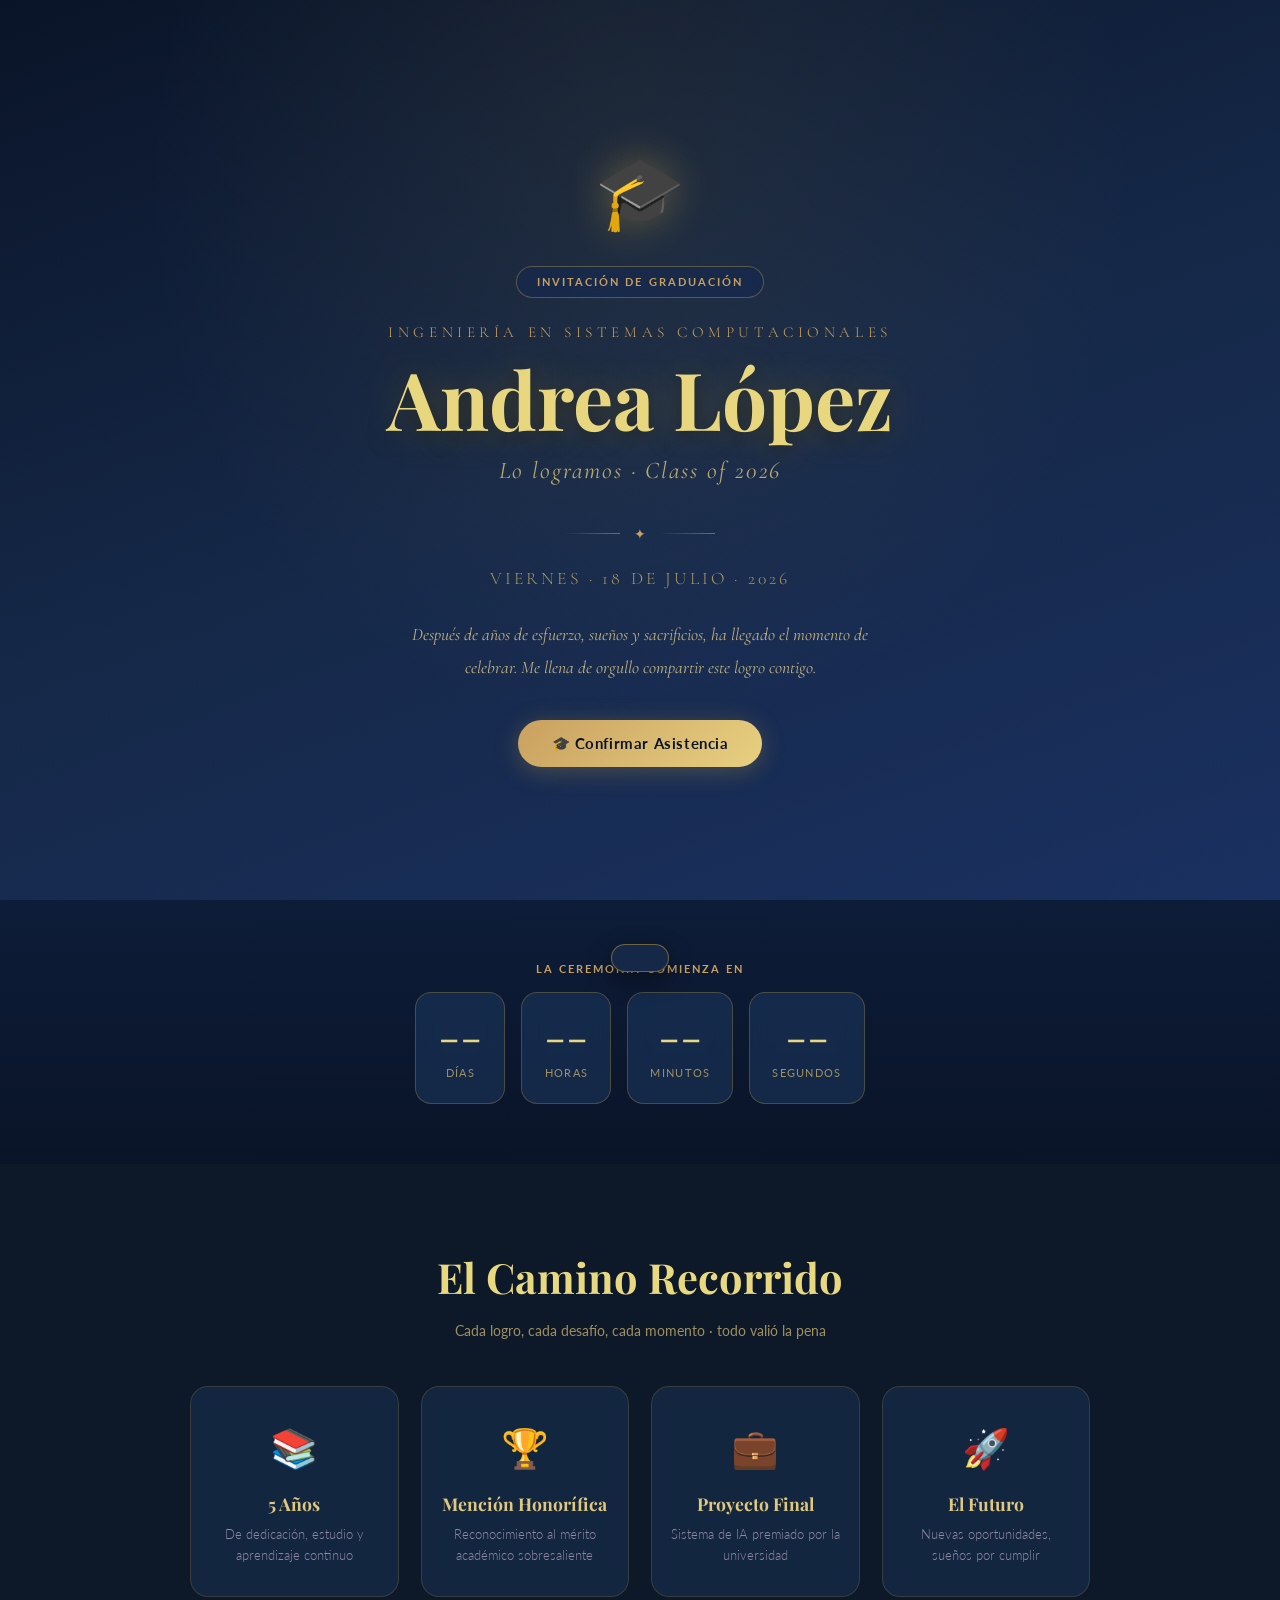
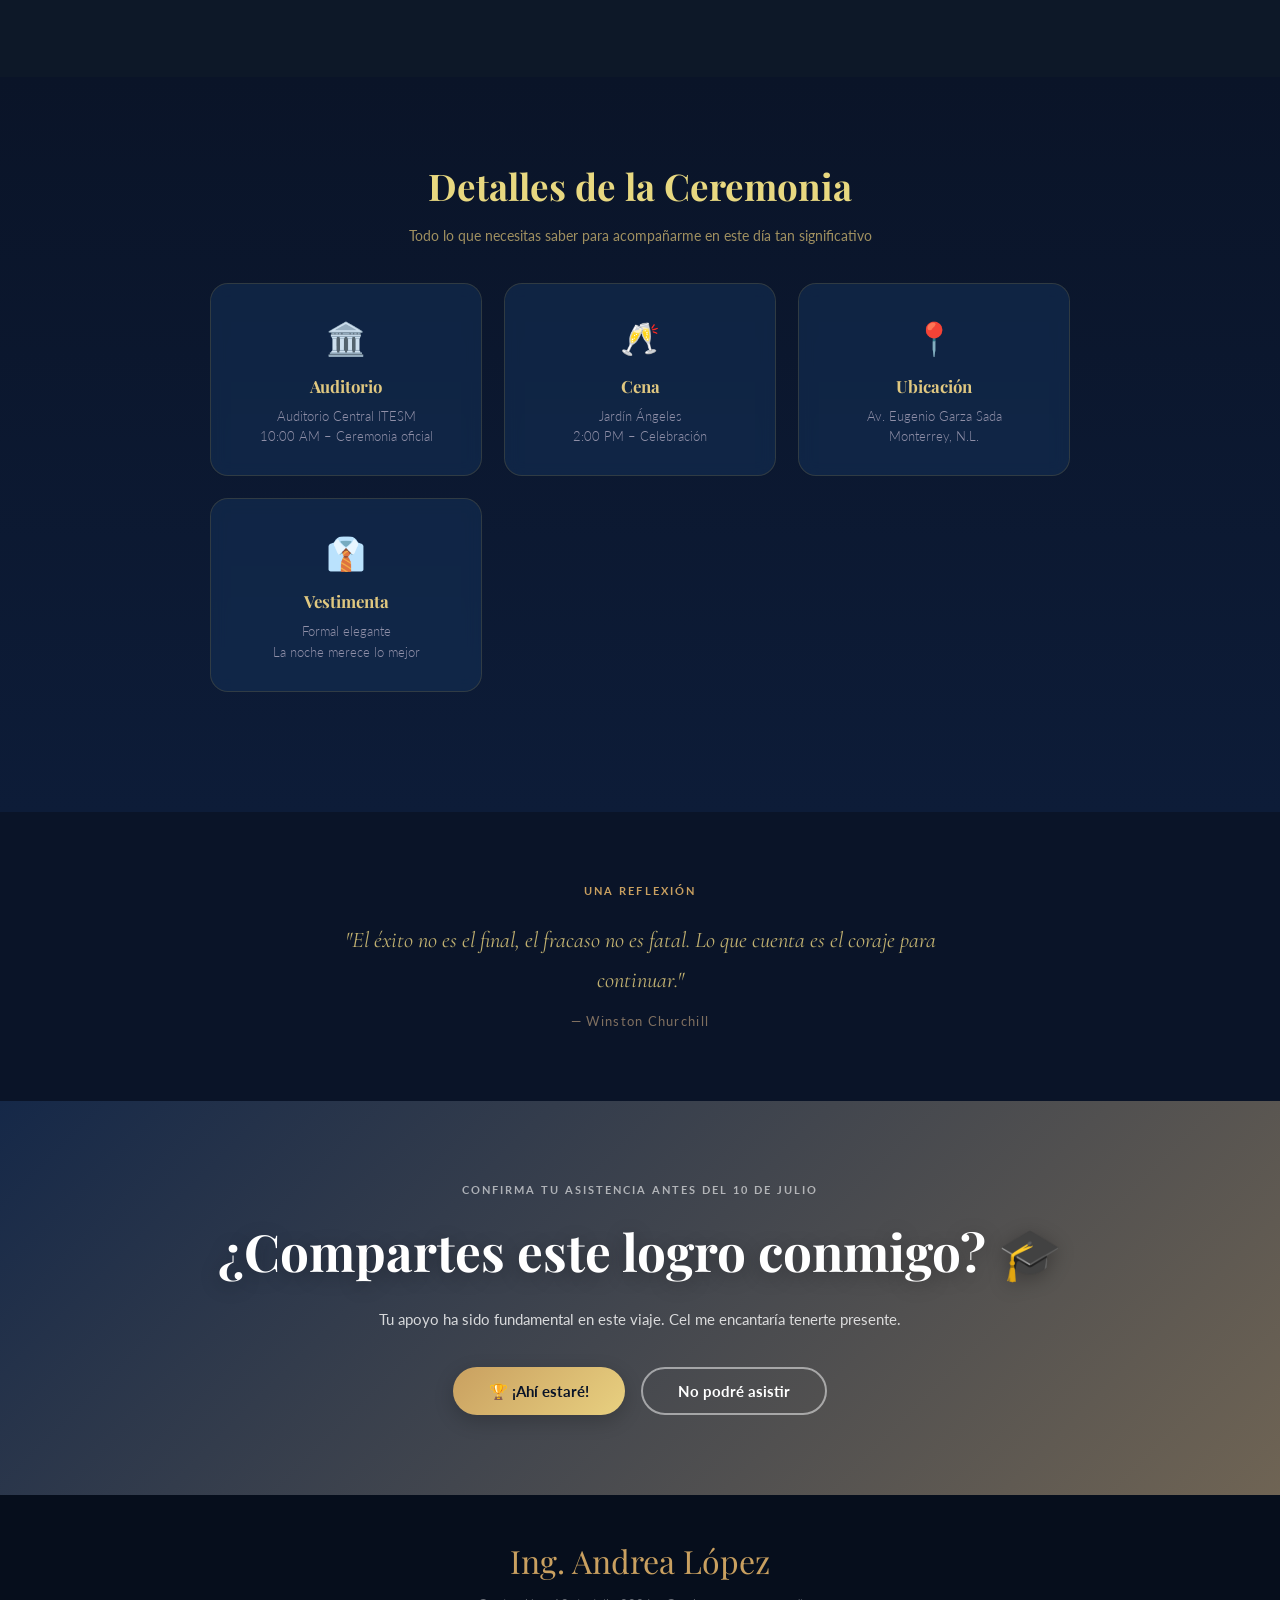
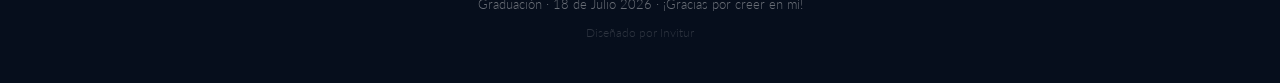
<file: templates/graduacion.html>
<!DOCTYPE html>
<html lang="es">

<head>
    <meta charset="UTF-8" />
    <link rel="icon" type="image/png" href="../assets/favicon.png"/>
    <meta name="viewport" content="width=device-width, initial-scale=1.0" />
    <title>Graduación · Andrea López</title>
    <link
        href="https://fonts.googleapis.com/css2?family=Cormorant+Garamond:ital,wght@0,300;0,400;0,600;1,400&family=Lato:wght@300;400;700&family=Playfair+Display:wght@400;700&display=swap"
        rel="stylesheet" />
    <style>
        *,
        *::before,
        *::after {
            box-sizing: border-box;
            margin: 0;
            padding: 0
        }

        html {
            scroll-behavior: smooth
        }

        body {
            font-family: 'Lato', sans-serif;
            background: #0a1428;
            color: #e8d8a0;
            overflow-x: hidden;
            line-height: 1.6
        }

        #stars {
            position: fixed;
            inset: 0;
            pointer-events: none;
            z-index: 0;
            overflow: hidden
        }

        .star {
            position: absolute;
            background: #fff;
            border-radius: 50%;
            animation: twinkle ease-in-out infinite
        }

        @keyframes twinkle {

            0%,
            100% {
                opacity: .1;
                transform: scale(.8)
            }

            50% {
                opacity: .9;
                transform: scale(1.2)
            }
        }

        section {
            position: relative;
            z-index: 1
        }

        /* HERO */
        .hero {
            min-height: 100vh;
            background: linear-gradient(160deg, #0a1428 0%, #152848 50%, #1a3060 100%);
            display: flex;
            flex-direction: column;
            align-items: center;
            justify-content: center;
            text-align: center;
            padding: 60px 24px;
            position: relative;
            overflow: hidden
        }

        .hero::before {
            content: '';
            position: absolute;
            inset: 0;
            background: radial-gradient(ellipse at 50% 20%, rgba(212, 180, 80, .08), transparent 55%)
        }

        .cap {
            font-size: 4.5rem;
            animation: capToss 4s ease-in-out infinite;
            display: block;
            margin-bottom: 4px;
            filter: drop-shadow(0 0 20px rgba(210, 170, 60, .4))
        }

        @keyframes capToss {

            0%,
            100% {
                transform: translateY(0) rotate(-4deg)
            }

            40% {
                transform: translateY(-20px) rotate(8deg)
            }

            60% {
                transform: translateY(-14px) rotate(-2deg)
            }
        }

        .tag {
            display: inline-block;
            border: 1px solid rgba(212, 180, 80, .35);
            color: #c9a060;
            font-size: .7rem;
            font-weight: 700;
            letter-spacing: .18em;
            text-transform: uppercase;
            padding: 6px 20px;
            border-radius: 50px;
            margin: 14px 0 22px;
            background: rgba(20, 40, 80, .6);
            backdrop-filter: blur(8px)
        }

        .hero-pre {
            font-family: 'Cormorant Garamond', serif;
            font-size: .95rem;
            color: #c9a060;
            letter-spacing: .3em;
            text-transform: uppercase;
            font-weight: 300;
            margin-bottom: 8px
        }

        .hero-name {
            font-family: 'Playfair Display', serif;
            font-size: clamp(2.5rem, 7vw, 5rem);
            color: #e8d880;
            text-shadow: 0 0 40px rgba(212, 180, 60, .3), 0 4px 20px rgba(0, 0, 0, .5);
            line-height: 1.15;
            margin-bottom: 8px
        }

        .hero-degree {
            font-family: 'Cormorant Garamond', serif;
            font-style: italic;
            font-size: clamp(1rem, 2.5vw, 1.5rem);
            color: #b8a870;
            letter-spacing: .08em;
            margin-bottom: 24px
        }

        .divider {
            display: flex;
            align-items: center;
            gap: 14px;
            margin: 8px auto 20px;
            width: fit-content
        }

        .divider::before,
        .divider::after {
            content: '';
            display: block;
            width: 55px;
            height: 1px;
            background: linear-gradient(90deg, transparent, rgba(212, 180, 80, .5))
        }

        .divider span {
            color: #c9a060;
            font-size: .9rem
        }

        .date-row {
            font-family: 'Cormorant Garamond', serif;
            font-size: 1.1rem;
            color: #a89860;
            letter-spacing: .18em;
            text-transform: uppercase;
            font-weight: 300;
            margin-bottom: 24px
        }

        .hero-msg {
            font-family: 'Cormorant Garamond', serif;
            font-style: italic;
            color: #c0b080;
            max-width: 480px;
            font-size: 1.1rem;
            line-height: 1.9;
            margin: 0 auto 36px
        }

        .hero-btn {
            display: inline-flex;
            align-items: center;
            gap: 8px;
            background: linear-gradient(135deg, #c9a060, #e8d080);
            color: #0a1428;
            padding: 14px 34px;
            border-radius: 50px;
            font-weight: 700;
            font-size: .92rem;
            box-shadow: 0 4px 24px rgba(200, 160, 60, .3);
            transition: .3s;
            border: none;
            cursor: pointer;
            font-family: 'Lato', sans-serif;
            letter-spacing: .04em
        }

        .hero-btn:hover {
            transform: translateY(-2px);
            box-shadow: 0 8px 32px rgba(200, 160, 60, .5)
        }

        /* COUNTDOWN */
        .countdown-section {
            background: linear-gradient(180deg, #0d1c38, #0a1428);
            padding: 60px 24px;
            text-align: center
        }

        .section-label {
            font-size: .7rem;
            font-weight: 700;
            letter-spacing: .18em;
            text-transform: uppercase;
            color: #c9a060;
            margin-bottom: 12px
        }

        .countdown {
            display: flex;
            justify-content: center;
            gap: 16px;
            flex-wrap: wrap;
            margin-top: 14px
        }

        .count-box {
            background: rgba(30, 60, 100, .5);
            border: 1px solid rgba(200, 160, 60, .3);
            border-radius: 16px;
            padding: 20px 22px;
            min-width: 80px;
            backdrop-filter: blur(10px)
        }

        .count-num {
            font-family: 'Playfair Display', serif;
            font-size: 2.8rem;
            color: #e8d880;
            line-height: 1;
            display: block
        }

        .count-label {
            font-size: .66rem;
            text-transform: uppercase;
            letter-spacing: .12em;
            color: #a09060;
            margin-top: 4px
        }

        /* ACHIEVEMENTS */
        .achievements {
            background: #0d1828;
            padding: 80px 24px
        }

        .ach-inner {
            max-width: 900px;
            margin: 0 auto;
            text-align: center
        }

        .section-title {
            font-family: 'Playfair Display', serif;
            font-size: clamp(1.8rem, 3.5vw, 2.6rem);
            color: #e8d880;
            margin-bottom: 8px;
            font-weight: 700
        }

        .section-sub {
            color: #a09060;
            font-size: .9rem;
            margin-bottom: 44px
        }

        .ach-grid {
            display: grid;
            grid-template-columns: repeat(auto-fit, minmax(200px, 1fr));
            gap: 22px
        }

        .ach-card {
            background: rgba(30, 60, 100, .4);
            border: 1px solid rgba(200, 160, 60, .2);
            border-radius: 18px;
            padding: 30px 18px;
            text-align: center;
            transition: .35s;
            backdrop-filter: blur(8px)
        }

        .ach-card:hover {
            transform: translateY(-5px);
            border-color: rgba(212, 180, 80, .6);
            box-shadow: 0 12px 36px rgba(180, 140, 40, .15)
        }

        .ach-icon {
            font-size: 2.4rem;
            margin-bottom: 12px;
            display: block
        }

        .ach-title {
            font-family: 'Playfair Display', serif;
            font-size: 1.1rem;
            color: #e0c880;
            margin-bottom: 6px;
            font-weight: 700
        }

        .ach-text {
            font-size: .83rem;
            color: #9088a0;
            line-height: 1.55;
            font-weight: 300
        }

        /* DETAILS */
        .details {
            background: linear-gradient(180deg, #0a1428, #0d1c38);
            padding: 80px 24px
        }

        .details-inner {
            max-width: 860px;
            margin: 0 auto;
            text-align: center
        }

        .details-grid {
            display: grid;
            grid-template-columns: repeat(auto-fit, minmax(200px, 1fr));
            gap: 22px;
            margin-bottom: 40px
        }

        .detail-card {
            background: rgba(20, 50, 90, .5);
            border: 1px solid rgba(200, 160, 60, .18);
            border-radius: 18px;
            padding: 28px 18px;
            transition: .3s;
            backdrop-filter: blur(8px)
        }

        .detail-card:hover {
            transform: translateY(-4px);
            border-color: rgba(200, 160, 60, .45);
            box-shadow: 0 10px 28px rgba(0, 0, 0, .25)
        }

        .detail-icon {
            font-size: 2rem;
            margin-bottom: 10px;
            display: block
        }

        .detail-title {
            font-family: 'Playfair Display', serif;
            font-size: 1.05rem;
            color: #e0c880;
            margin-bottom: 6px;
            font-weight: 700
        }

        .detail-text {
            font-size: .84rem;
            color: #9090a8;
            line-height: 1.55;
            font-weight: 300
        }

        /* QUOTE */
        .quote-section {
            background: #0a1428;
            padding: 70px 24px;
            text-align: center
        }

        .quote-inner {
            max-width: 600px;
            margin: 0 auto
        }

        .quote-text {
            font-family: 'Cormorant Garamond', serif;
            font-size: 1.4rem;
            font-style: italic;
            color: #c0b070;
            line-height: 1.8;
            margin: 20px 0 10px
        }

        .quote-author {
            font-size: .8rem;
            color: #807060;
            letter-spacing: .1em
        }

        /* RSVP */
        .rsvp-section {
            background: linear-gradient(135deg, #152848, #c9a060 200%);
            padding: 80px 24px;
            text-align: center;
            position: relative;
            overflow: hidden
        }

        .rsvp-title {
            font-family: 'Playfair Display', serif;
            font-size: clamp(2rem, 4vw, 3.5rem);
            color: #fff;
            margin-bottom: 14px;
            text-shadow: 0 4px 20px rgba(0, 0, 0, .3)
        }

        .rsvp-sub {
            color: rgba(255, 255, 255, .8);
            margin-bottom: 36px;
            font-size: .95rem
        }

        .rsvp-btns {
            display: flex;
            gap: 16px;
            justify-content: center;
            flex-wrap: wrap
        }

        .btn-yes {
            background: linear-gradient(135deg, #c9a060, #e8d080);
            color: #0a1428;
            padding: 14px 36px;
            border-radius: 50px;
            border: none;
            font-weight: 700;
            font-size: .95rem;
            cursor: pointer;
            transition: .3s;
            font-family: 'Lato', sans-serif;
            box-shadow: 0 6px 20px rgba(0, 0, 0, .2)
        }

        .btn-yes:hover {
            transform: translateY(-2px);
            box-shadow: 0 10px 28px rgba(200, 160, 60, .5)
        }

        .btn-no {
            background: transparent;
            color: #fff;
            padding: 13px 35px;
            border-radius: 50px;
            border: 2px solid rgba(255, 255, 255, .5);
            font-weight: 700;
            font-size: .95rem;
            cursor: pointer;
            transition: .3s;
            font-family: 'Lato', sans-serif
        }

        .btn-no:hover {
            background: rgba(255, 255, 255, .1)
        }

        /* MODAL */
        .modal-overlay {
            display: none;
            position: fixed;
            inset: 0;
            background: rgba(10, 20, 40, .7);
            z-index: 1000;
            align-items: center;
            justify-content: center;
            backdrop-filter: blur(6px)
        }

        .modal-overlay.open {
            display: flex
        }

        .modal {
            background: #0d1c38;
            border: 1px solid rgba(200, 160, 60, .3);
            border-radius: 24px;
            padding: 40px 32px;
            max-width: 400px;
            width: 90%;
            text-align: center;
            animation: modalIn .4s cubic-bezier(.34, 1.56, .64, 1)
        }

        @keyframes modalIn {
            from {
                transform: scale(.85);
                opacity: 0
            }

            to {
                transform: scale(1);
                opacity: 1
            }
        }

        .modal h3 {
            font-family: 'Playfair Display', serif;
            font-size: 1.9rem;
            color: #e8d880;
            margin-bottom: 10px
        }

        .modal p {
            color: #a09060;
            margin-bottom: 22px;
            font-size: .88rem
        }

        .modal input {
            width: 100%;
            border: 1px solid rgba(200, 160, 60, .3);
            border-radius: 10px;
            padding: 12px 16px;
            font-size: .95rem;
            margin-bottom: 14px;
            outline: none;
            font-family: 'Lato', sans-serif;
            color: #e8d8a0;
            background: rgba(20, 50, 90, .5);
            transition: border-color .2s
        }

        .modal input:focus {
            border-color: #c9a060
        }

        .modal input::placeholder {
            color: #607090
        }

        .modal-btns {
            display: flex;
            gap: 10px
        }

        .btn-confirm {
            flex: 1;
            background: linear-gradient(135deg, #c9a060, #e8d080);
            color: #0a1428;
            padding: 13px;
            border-radius: 10px;
            border: none;
            font-weight: 700;
            cursor: pointer;
            font-family: 'Lato', sans-serif;
            font-size: .88rem
        }

        .btn-cancel {
            padding: 13px 18px;
            border-radius: 10px;
            border: 1px solid rgba(200, 160, 60, .3);
            background: transparent;
            cursor: pointer;
            font-family: 'Lato', sans-serif;
            color: #9088a0;
            font-size: .88rem
        }

        .modal-wrap {
            position: relative
        }

        .modal-close {
            position: absolute;
            top: -10px;
            right: -10px;
            width: 34px;
            height: 34px;
            background: #0d1c38;
            border-radius: 50%;
            border: 1px solid rgba(200, 160, 60, .3);
            cursor: pointer;
            font-size: 1rem;
            color: #9088a0;
            display: flex;
            align-items: center;
            justify-content: center
        }

        footer {
            background: #060e1c;
            color: rgba(255, 255, 255, .4);
            text-align: center;
            padding: 40px 24px
        }

        footer .f-name {
            font-family: 'Playfair Display', serif;
            font-size: 2rem;
            color: #c9a060;
            margin-bottom: 8px
        }

        footer p {
            font-size: .82rem;
            font-weight: 300
        }

        #toast {
            position: fixed;
            bottom: 28px;
            left: 50%;
            transform: translateX(-50%) translateY(100px);
            background: #152848;
            border: 1px solid rgba(200, 160, 60, .5);
            color: #e8d880;
            padding: 13px 28px;
            border-radius: 50px;
            font-size: .88rem;
            font-weight: 600;
            z-index: 9999;
            transition: transform .4s cubic-bezier(.34, 1.56, .64, 1);
            white-space: nowrap;
            box-shadow: 0 8px 24px rgba(0, 0, 0, .4)
        }
    </style>
</head>

<body>
    <div id="stars"></div>
    <section class="hero">
        <span class="cap">🎓</span>
        <div class="tag">Invitación de Graduación</div>
        <p class="hero-pre">Ingeniería en Sistemas Computacionales</p>
        <h1 class="hero-name">Andrea López</h1>
        <p class="hero-degree">Lo logramos · Class of 2026</p>
        <div class="divider"><span>✦</span></div>
        <p class="date-row">Viernes · 18 de Julio · 2026</p>
        <p class="hero-msg">Después de años de esfuerzo, sueños y sacrificios, ha llegado el momento de celebrar. Me
            llena de orgullo compartir este logro contigo.</p>
        <button class="hero-btn" onclick="document.getElementById('rsvp').scrollIntoView({behavior:'smooth'})">🎓
            Confirmar Asistencia</button>
    </section>
    <section class="countdown-section">
        <p class="section-label">La ceremonia comienza en</p>
        <div class="countdown">
            <div class="count-box"><span class="count-num" id="days">--</span><span class="count-label">Días</span>
            </div>
            <div class="count-box"><span class="count-num" id="hours">--</span><span class="count-label">Horas</span>
            </div>
            <div class="count-box"><span class="count-num" id="minutes">--</span><span
                    class="count-label">Minutos</span></div>
            <div class="count-box"><span class="count-num" id="seconds">--</span><span
                    class="count-label">Segundos</span></div>
        </div>
    </section>
    <section class="achievements">
        <div class="ach-inner">
            <h2 class="section-title">El Camino Recorrido</h2>
            <p class="section-sub">Cada logro, cada desafío, cada momento · todo valió la pena</p>
            <div class="ach-grid">
                <div class="ach-card"><span class="ach-icon">📚</span>
                    <h3 class="ach-title">5 Años</h3>
                    <p class="ach-text">De dedicación, estudio y aprendizaje continuo</p>
                </div>
                <div class="ach-card"><span class="ach-icon">🏆</span>
                    <h3 class="ach-title">Mención Honorífica</h3>
                    <p class="ach-text">Reconocimiento al mérito académico sobresaliente</p>
                </div>
                <div class="ach-card"><span class="ach-icon">💼</span>
                    <h3 class="ach-title">Proyecto Final</h3>
                    <p class="ach-text">Sistema de IA premiado por la universidad</p>
                </div>
                <div class="ach-card"><span class="ach-icon">🚀</span>
                    <h3 class="ach-title">El Futuro</h3>
                    <p class="ach-text">Nuevas oportunidades, sueños por cumplir</p>
                </div>
            </div>
        </div>
    </section>
    <section class="details">
        <div class="details-inner">
            <h2 class="section-title"
                style="font-family:'Playfair Display',serif;font-size:2.3rem;color:#e8d880;margin-bottom:8px">Detalles
                de la Ceremonia</h2>
            <p style="color:#a09060;margin-bottom:36px;font-size:.9rem">Todo lo que necesitas saber para acompañarme en
                este día tan significativo</p>
            <div class="details-grid">
                <div class="detail-card"><span class="detail-icon">🏛️</span>
                    <h3 class="detail-title">Auditorio</h3>
                    <p class="detail-text">Auditorio Central ITESM<br />10:00 AM – Ceremonia oficial</p>
                </div>
                <div class="detail-card"><span class="detail-icon">🥂</span>
                    <h3 class="detail-title">Cena</h3>
                    <p class="detail-text">Jardín Ángeles<br />2:00 PM – Celebración</p>
                </div>
                <div class="detail-card"><span class="detail-icon">📍</span>
                    <h3 class="detail-title">Ubicación</h3>
                    <p class="detail-text">Av. Eugenio Garza Sada<br />Monterrey, N.L.</p>
                </div>
                <div class="detail-card"><span class="detail-icon">👔</span>
                    <h3 class="detail-title">Vestimenta</h3>
                    <p class="detail-text">Formal elegante<br />La noche merece lo mejor</p>
                </div>
            </div>
        </div>
    </section>
    <section class="quote-section">
        <div class="quote-inner">
            <p class="section-label">Una Reflexión</p>
            <p class="quote-text">"El éxito no es el final, el fracaso no es fatal. Lo que cuenta es el coraje para
                continuar."</p>
            <p class="quote-author">— Winston Churchill</p>
        </div>
    </section>
    <section class="rsvp-section" id="rsvp">
        <p class="section-label" style="color:rgba(255,255,255,.6)">Confirma tu asistencia antes del 10 de Julio</p>
        <h2 class="rsvp-title">¿Compartes este logro conmigo? 🎓</h2>
        <p class="rsvp-sub">Tu apoyo ha sido fundamental en este viaje. Cel me encantaría tenerte presente.</p>
        <div class="rsvp-btns">
            <button class="btn-yes" onclick="openModal(true)">🏆 ¡Ahí estaré!</button>
            <button class="btn-no" onclick="openModal(false)">No podré asistir</button>
        </div>
    </section>
    <footer>
        <p class="f-name">Ing. Andrea López</p>
        <p>Graduación · 18 de Julio 2026 · ¡Gracias por creer en mí!</p>
        <p style="margin-top:8px;font-size:.75rem;opacity:.4">Diseñado por Invitur</p>
    </footer>
    <div class="modal-overlay" id="modalOverlay">
        <div class="modal">
            <div class="modal-wrap">
                <button class="modal-close" onclick="closeModal()">✕</button>
                <h3 id="modalTitle">¡Gracias! 🎓</h3>
                <p id="modalSub">Déjame tu nombre para confirmar tu lugar en la celebración.</p>
                <input type="text" id="guestName" placeholder="Tu nombre completo" />
                <div class="modal-btns">
                    <button class="btn-confirm" onclick="confirmRSVP()">Confirmar</button>
                    <button class="btn-cancel" onclick="closeModal()">Cancelar</button>
                </div>
            </div>
        </div>
    </div>
    <div id="toast"></div>
    <script>
        // Stars background
        const sc = document.getElementById('stars');
        for (let i = 0; i < 100; i++) { const s = document.createElement('div'); s.className = 'star'; s.style.left = Math.random() * 100 + 'vw'; s.style.top = Math.random() * 100 + 'vh'; const sz = 1 + Math.random() * 2.5; s.style.width = sz + 'px'; s.style.height = sz + 'px'; s.style.animationDuration = (2 + Math.random() * 4) + 's'; s.style.animationDelay = (Math.random() * 5) + 's'; sc.appendChild(s) }
        // Countdown
        const target = new Date('2026-07-18T10:00:00');
        function tick() { const d = target - Date.now(); if (d <= 0) return; document.getElementById('days').textContent = Math.floor(d / 86400000); document.getElementById('hours').textContent = Math.floor((d % 86400000) / 3600000); document.getElementById('minutes').textContent = Math.floor((d % 3600000) / 60000); document.getElementById('seconds').textContent = Math.floor((d % 60000) / 1000) }
        tick(); setInterval(tick, 1000);
        // RSVP
        let attending = true;
        function openModal(att) { attending = att; document.getElementById('modalOverlay').classList.add('open'); document.getElementById('modalTitle').textContent = att ? '¡Gracias! 🎓' : '¡Qué pena! 😔'; document.getElementById('modalSub').textContent = att ? 'Déjame tu nombre para confirmar tu lugar en la celebración.' : '¿Nos haces saber por qué no podrás asistir?' }
        function closeModal() { document.getElementById('modalOverlay').classList.remove('open') }
        function confirmRSVP() { const n = document.getElementById('guestName').value.trim(); if (!n) { document.getElementById('guestName').focus(); return } closeModal(); const t = document.getElementById('toast'); t.textContent = attending ? '🎓 ¡Te espero, ' + n + '! Este logro es tuyo también.' : '💙 Muchas gracias por avisar, ' + n + '. ¡Te querré presente en espíritu!'; t.style.transform = 'translateX(-50%) translateY(0)'; setTimeout(() => t.style.transform = 'translateX(-50%) translateY(100px)', 4500); document.getElementById('guestName').value = '' }
        document.getElementById('modalOverlay').addEventListener('click', e => { if (e.target === e.currentTarget) closeModal() });
    </script>
</body>

</html>
</file>
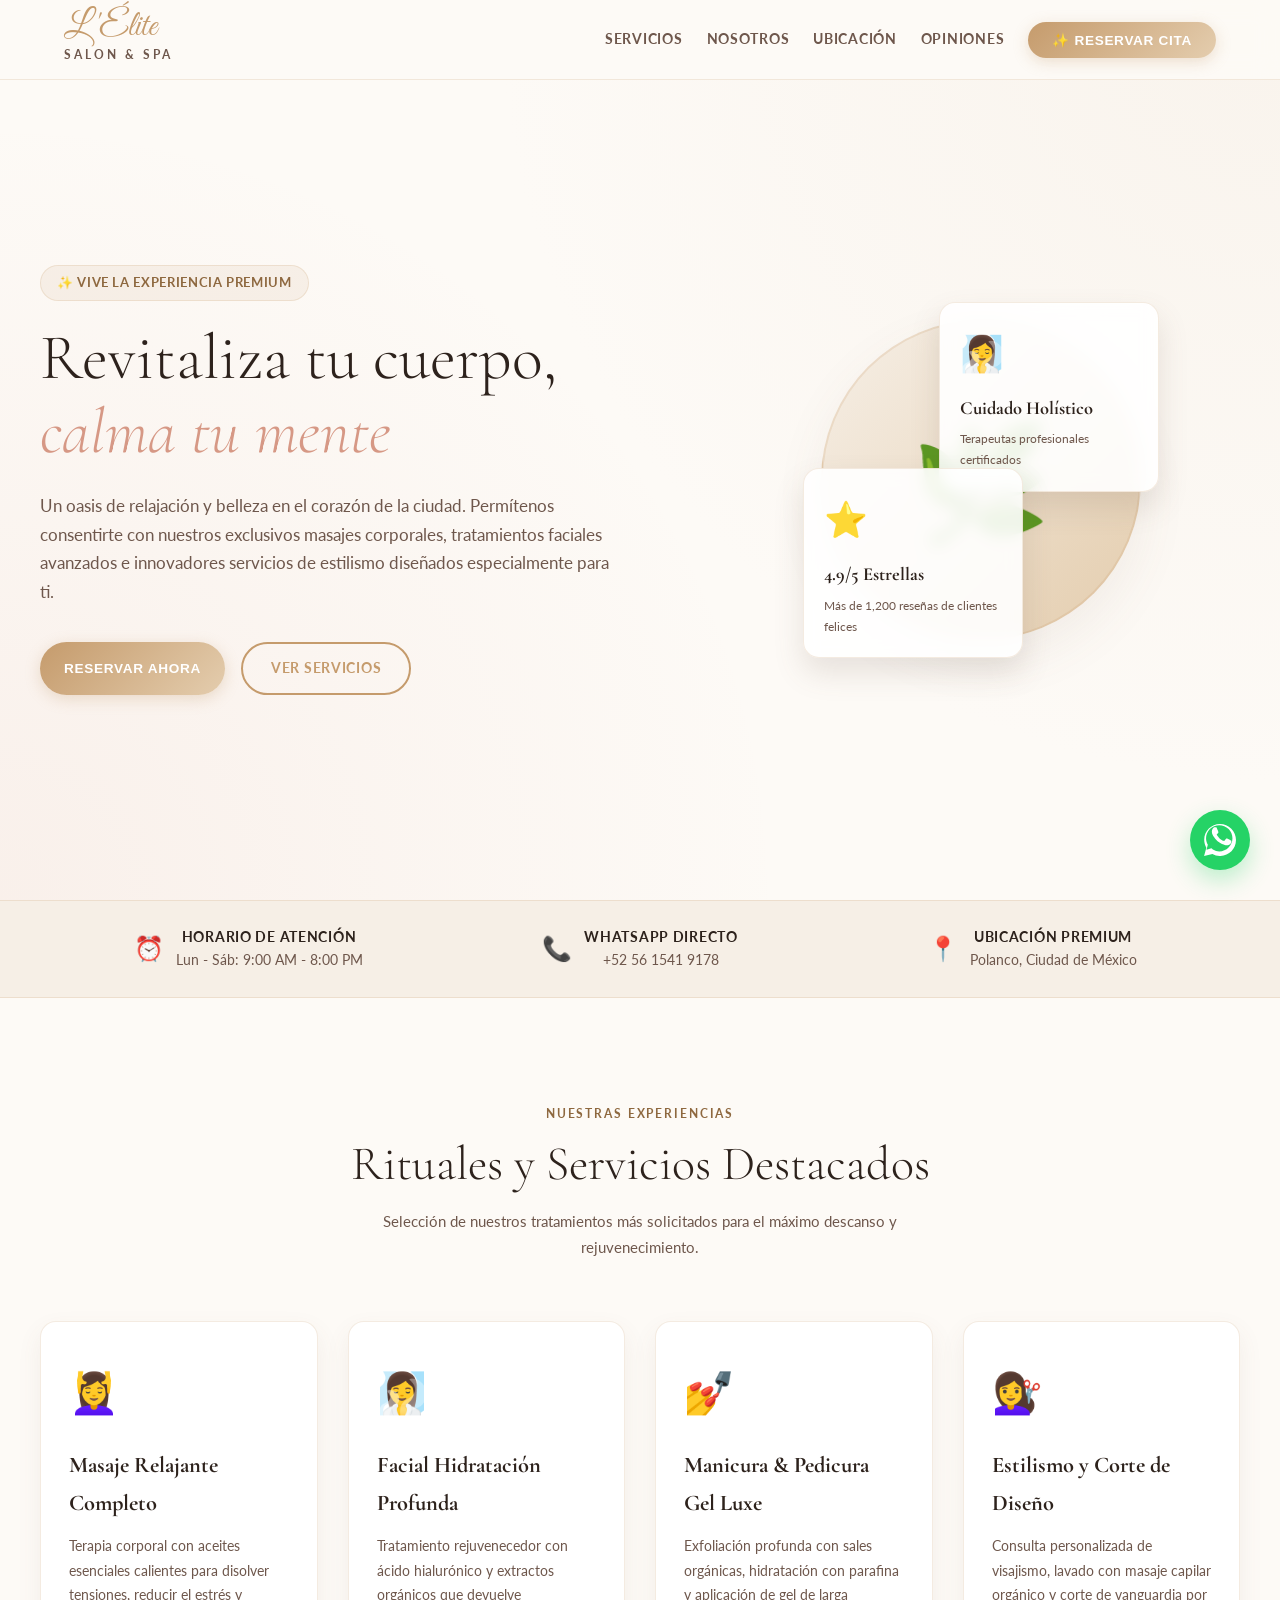
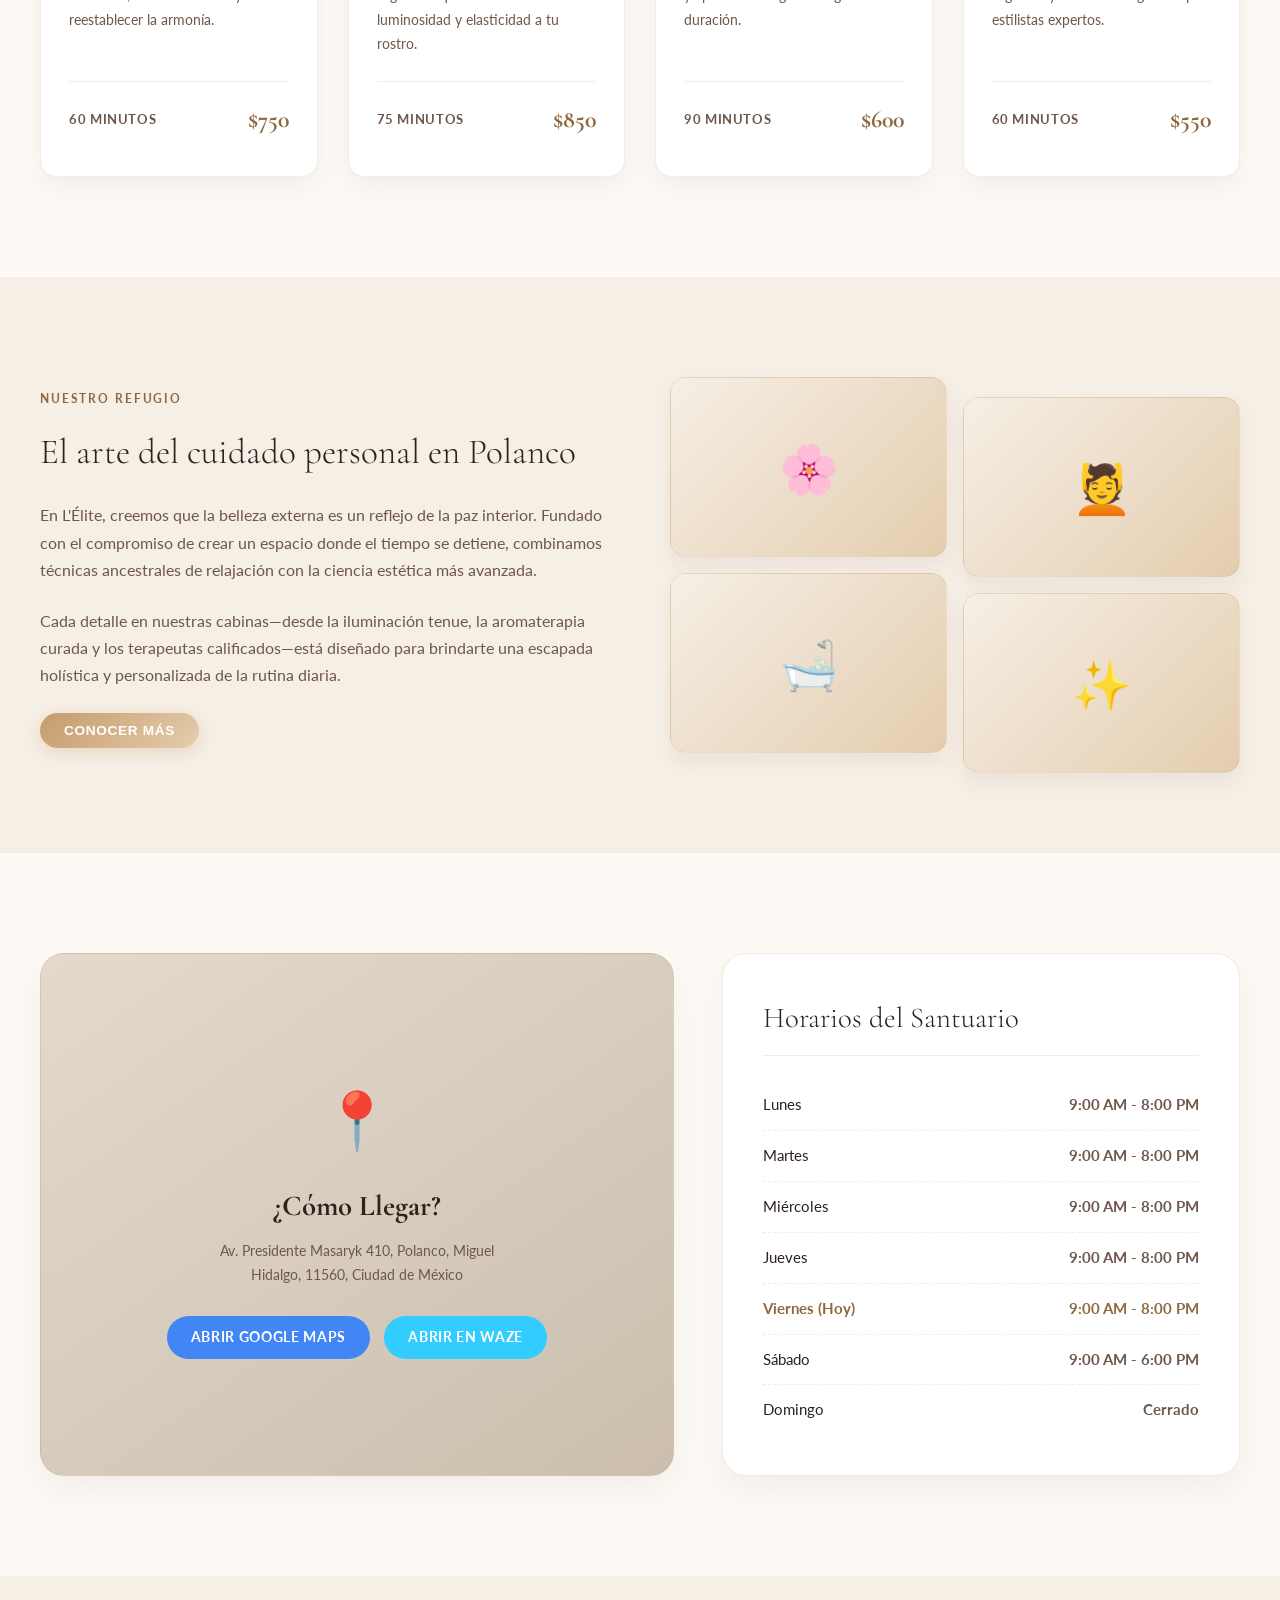
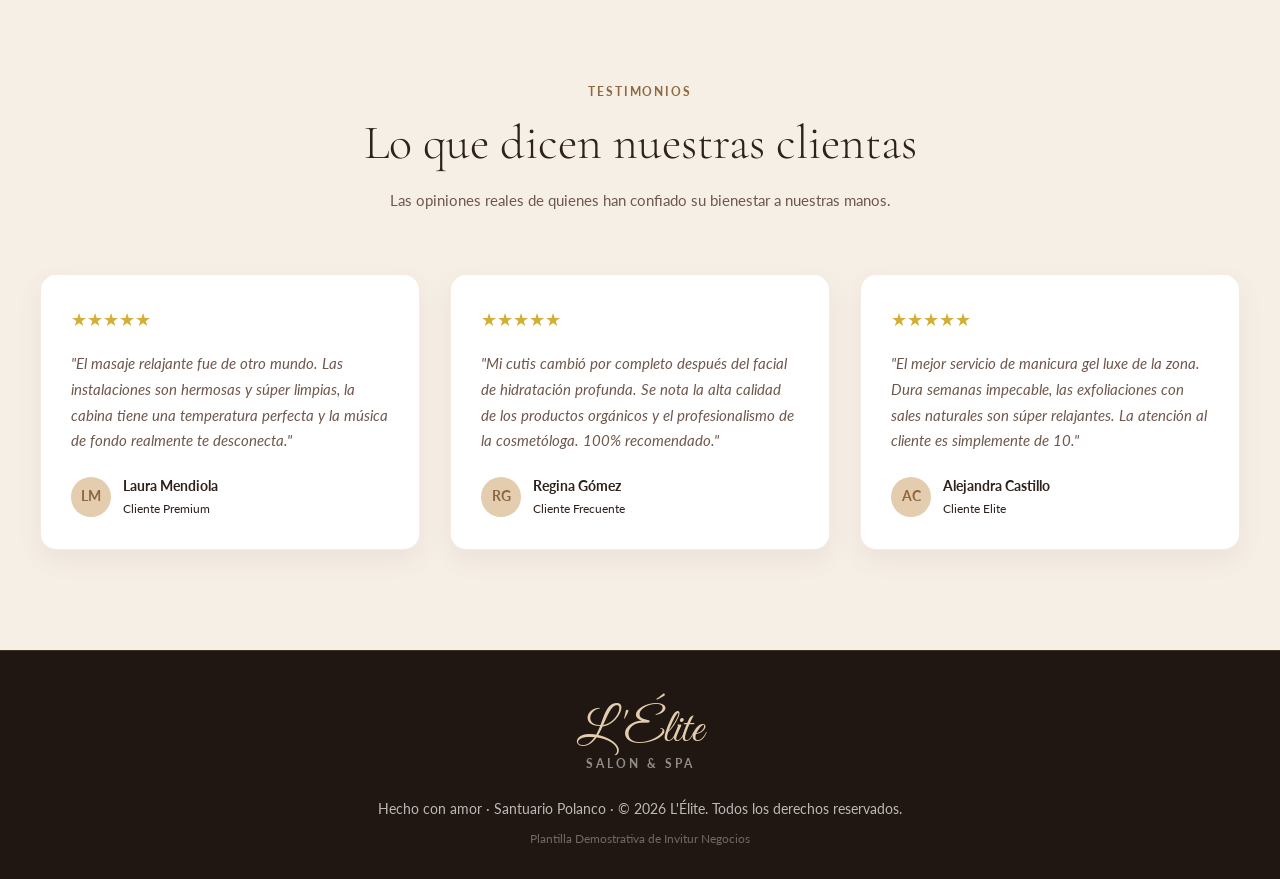
<file: templates/negocio-local.html>
<!DOCTYPE html>
<html lang="es">

<head>
    <meta charset="UTF-8" />
    <link rel="icon" type="image/png" href="../assets/favicon.png" />
    <meta name="viewport" content="width=device-width, initial-scale=1.0" />
    <title>L'Élite Salon & Spa | Demo Negocio Local</title>
    <meta name="description" content="Experimenta el máximo bienestar y cuidado personal en L'Élite. Servicios de spa, masajes, faciales y estilismo profesional." />
    <link rel="preconnect" href="https://fonts.googleapis.com" />
    <link rel="preconnect" href="https://fonts.gstatic.com" crossorigin />
    <link href="https://fonts.googleapis.com/css2?family=Cormorant+Garamond:ital,wght@0,300;0,400;0,600;1,300;1,400&family=Lato:wght@300;400;700&family=Great+Vibes&display=swap" rel="stylesheet" />
    <style>
        :root {
            --bg-primary: #fdfaf6;
            --bg-secondary: #f6efe6;
            --bg-card: #ffffff;
            --text-primary: #2d221c;
            --text-secondary: #6e574c;
            --accent: #c59b6c;
            --accent-light: #e4cdae;
            --accent-dark: #8e683f;
            --accent-rose: #d69885;
            --border: rgba(197, 155, 108, 0.2);
            --border-card: rgba(197, 155, 108, 0.12);
            --shadow: rgba(110, 87, 76, 0.08);
            --shadow-lg: rgba(110, 87, 76, 0.15);
            --radius: 16px;
            --radius-lg: 24px;
            --transition: 0.4s cubic-bezier(0.4, 0, 0.2, 1);
        }

        *,
        *::before,
        *::after {
            box-sizing: border-box;
            margin: 0;
            padding: 0;
        }

        html {
            scroll-behavior: smooth;
        }

        body {
            font-family: 'Lato', sans-serif;
            background-color: var(--bg-primary);
            color: var(--text-primary);
            line-height: 1.7;
            overflow-x: hidden;
        }

        a {
            text-decoration: none;
            color: inherit;
        }

        /* ── Header & Navbar ── */
        .navbar {
            position: fixed;
            top: 0;
            left: 0;
            right: 0;
            height: 80px;
            background: rgba(253, 250, 246, 0.95);
            backdrop-filter: blur(12px);
            -webkit-backdrop-filter: blur(12px);
            border-bottom: 1px solid var(--border);
            z-index: 100;
            transition: var(--transition);
        }

        .navbar.scrolled {
            box-shadow: 0 4px 20px var(--shadow);
            height: 70px;
        }

        .nav-container {
            max-width: 1200px;
            margin: 0 auto;
            padding: 0 24px;
            height: 100%;
            display: flex;
            align-items: center;
            justify-content: space-between;
        }

        .logo {
            display: flex;
            flex-direction: column;
        }

        .logo-script {
            font-family: 'Great Vibes', cursive;
            font-size: 2.2rem;
            color: var(--accent);
            line-height: 0.8;
        }

        .logo-text {
            font-size: 0.75rem;
            font-weight: 700;
            letter-spacing: 0.25em;
            text-transform: uppercase;
            color: var(--text-secondary);
            margin-top: 4px;
        }

        .nav-links {
            display: flex;
            align-items: center;
            gap: 24px;
        }

        .nav-link {
            font-size: 0.9rem;
            font-weight: 700;
            letter-spacing: 0.05em;
            text-transform: uppercase;
            color: var(--text-secondary);
            transition: var(--transition);
        }

        .nav-link:hover {
            color: var(--accent);
        }

        .btn-booking {
            display: inline-flex;
            align-items: center;
            gap: 8px;
            background: linear-gradient(135deg, var(--accent) 0%, var(--accent-light) 100%);
            color: #fff;
            padding: 10px 24px;
            border-radius: 50px;
            font-weight: 700;
            font-size: 0.85rem;
            letter-spacing: 0.05em;
            text-transform: uppercase;
            border: none;
            cursor: pointer;
            box-shadow: 0 4px 15px rgba(197, 155, 108, 0.3);
            transition: var(--transition);
        }

        .btn-booking:hover {
            transform: translateY(-2px);
            box-shadow: 0 8px 25px rgba(197, 155, 108, 0.45);
        }

        /* ── Hero Section ── */
        .hero {
            min-height: 100vh;
            padding: 140px 24px 80px;
            background: radial-gradient(circle at top right, rgba(246, 239, 230, 0.6), transparent 50%),
                        radial-gradient(circle at bottom left, rgba(214, 152, 133, 0.1), transparent 50%);
            display: flex;
            align-items: center;
            position: relative;
            z-index: 1;
        }

        .hero-inner {
            max-width: 1200px;
            margin: 0 auto;
            display: grid;
            grid-template-columns: 1.1fr 0.9fr;
            gap: 48px;
            align-items: center;
            width: 100%;
        }

        .hero-badge {
            display: inline-flex;
            align-items: center;
            gap: 6px;
            background: rgba(197, 155, 108, 0.1);
            border: 1px solid var(--border);
            color: var(--accent-dark);
            padding: 6px 16px;
            border-radius: 50px;
            font-size: 0.8rem;
            font-weight: 700;
            letter-spacing: 0.05em;
            text-transform: uppercase;
            margin-bottom: 20px;
        }

        .hero-title {
            font-family: 'Cormorant Garamond', serif;
            font-size: clamp(2.5rem, 5vw, 4.2rem);
            font-weight: 300;
            line-height: 1.15;
            color: var(--text-primary);
            margin-bottom: 24px;
        }

        .hero-title em {
            font-style: italic;
            color: var(--accent-rose);
        }

        .hero-desc {
            font-size: 1.05rem;
            color: var(--text-secondary);
            margin-bottom: 36px;
            max-width: 580px;
        }

        .hero-actions {
            display: flex;
            gap: 16px;
            flex-wrap: wrap;
        }

        .btn-outline {
            display: inline-flex;
            align-items: center;
            padding: 12px 28px;
            border: 2px solid var(--accent);
            color: var(--accent);
            font-weight: 700;
            font-size: 0.9rem;
            letter-spacing: 0.05em;
            text-transform: uppercase;
            border-radius: 50px;
            transition: var(--transition);
        }

        .btn-outline:hover {
            background: var(--accent);
            color: #fff;
            transform: translateY(-2px);
        }

        /* Hero visual (Spa simulation) */
        .hero-visual {
            position: relative;
            display: flex;
            justify-content: center;
            align-items: center;
        }

        .visual-circle {
            width: 320px;
            height: 320px;
            border-radius: 50%;
            background: linear-gradient(135deg, var(--bg-secondary) 0%, var(--accent-light) 100%);
            position: relative;
            box-shadow: 0 20px 50px var(--shadow);
            display: flex;
            align-items: center;
            justify-content: center;
            border: 2px solid var(--border);
        }

        .visual-card {
            position: absolute;
            background: rgba(255, 255, 255, 0.9);
            border: 1px solid var(--border);
            border-radius: var(--radius);
            padding: 20px;
            box-shadow: 0 15px 30px var(--shadow-lg);
            backdrop-filter: blur(8px);
            max-width: 220px;
            animation: bob 6s ease-in-out infinite;
        }

        .card-top-right {
            top: -20px;
            right: -20px;
            animation-delay: 0s;
        }

        .card-bottom-left {
            bottom: -20px;
            left: -20px;
            animation-delay: 3s;
        }

        @keyframes bob {
            0%, 100% { transform: translateY(0px) rotate(0deg); }
            50% { transform: translateY(-10px) rotate(2deg); }
        }

        .visual-icon {
            font-size: 2.2rem;
            margin-bottom: 10px;
            display: block;
        }

        .visual-title {
            font-family: 'Cormorant Garamond', serif;
            font-size: 1.15rem;
            font-weight: 700;
            margin-bottom: 4px;
        }

        .visual-desc {
            font-size: 0.78rem;
            color: var(--text-secondary);
        }

        /* ── Info Strip ── */
        .info-strip {
            background: var(--bg-secondary);
            border-top: 1px solid var(--border);
            border-bottom: 1px solid var(--border);
            padding: 24px 0;
        }

        .info-strip-container {
            max-width: 1200px;
            margin: 0 auto;
            padding: 0 24px;
            display: grid;
            grid-template-columns: repeat(auto-fit, minmax(240px, 1fr));
            gap: 24px;
            text-align: center;
        }

        .info-item {
            display: flex;
            align-items: center;
            justify-content: center;
            gap: 12px;
        }

        .info-icon {
            font-size: 1.5rem;
            color: var(--accent);
        }

        .info-text h4 {
            font-size: 0.9rem;
            font-weight: 700;
            text-transform: uppercase;
            letter-spacing: 0.05em;
            color: var(--text-primary);
        }

        .info-text p {
            font-size: 0.85rem;
            color: var(--text-secondary);
        }

        /* ── Section General ── */
        .section {
            padding: 100px 24px;
        }

        .section-alt {
            background-color: var(--bg-secondary);
        }

        .section-container {
            max-width: 1200px;
            margin: 0 auto;
        }

        .section-header {
            text-align: center;
            max-width: 600px;
            margin: 0 auto 60px;
        }

        .section-tag {
            display: inline-block;
            font-size: 0.78rem;
            font-weight: 700;
            letter-spacing: 0.15em;
            text-transform: uppercase;
            color: var(--accent-dark);
            margin-bottom: 12px;
        }

        .section-title {
            font-family: 'Cormorant Garamond', serif;
            font-size: clamp(2rem, 4vw, 3rem);
            font-weight: 300;
            color: var(--text-primary);
            margin-bottom: 16px;
            line-height: 1.2;
        }

        .section-sub {
            font-size: 0.95rem;
            color: var(--text-secondary);
        }

        /* ── Services Grid ── */
        .services-grid {
            display: grid;
            grid-template-columns: repeat(auto-fit, minmax(260px, 1fr));
            gap: 30px;
        }

        .service-card {
            background: var(--bg-card);
            border: 1px solid var(--border);
            border-radius: var(--radius);
            padding: 36px 28px;
            box-shadow: 0 10px 25px var(--shadow);
            transition: var(--transition);
            position: relative;
            overflow: hidden;
            display: flex;
            flex-direction: column;
        }

        .service-card::after {
            content: '';
            position: absolute;
            top: 0;
            left: 0;
            width: 100%;
            height: 4px;
            background: linear-gradient(90deg, var(--accent) 0%, var(--accent-light) 100%);
            opacity: 0;
            transition: var(--transition);
        }

        .service-card:hover {
            transform: translateY(-8px);
            box-shadow: 0 20px 40px var(--shadow-lg);
            border-color: rgba(197, 155, 108, 0.4);
        }

        .service-card:hover::after {
            opacity: 1;
        }

        .srv-icon {
            font-size: 2.5rem;
            margin-bottom: 20px;
            display: inline-block;
        }

        .srv-title {
            font-family: 'Cormorant Garamond', serif;
            font-size: 1.4rem;
            font-weight: 700;
            margin-bottom: 12px;
            color: var(--text-primary);
        }

        .srv-desc {
            font-size: 0.9rem;
            color: var(--text-secondary);
            margin-bottom: 24px;
            flex-grow: 1;
        }

        .srv-meta {
            display: flex;
            align-items: center;
            justify-content: space-between;
            border-top: 1px solid var(--border);
            padding-top: 18px;
            margin-top: auto;
        }

        .srv-duration {
            font-size: 0.8rem;
            color: var(--text-secondary);
            font-weight: 700;
            text-transform: uppercase;
            letter-spacing: 0.05em;
        }

        .srv-price {
            font-family: 'Cormorant Garamond', serif;
            font-size: 1.5rem;
            font-weight: 700;
            color: var(--accent-dark);
        }

        /* ── About & Gallery ── */
        .about-grid {
            display: grid;
            grid-template-columns: 1fr 1fr;
            gap: 60px;
            align-items: center;
        }

        .about-text h3 {
            font-family: 'Cormorant Garamond', serif;
            font-size: 2.2rem;
            font-weight: 300;
            margin-bottom: 20px;
        }

        .about-text p {
            margin-bottom: 24px;
            color: var(--text-secondary);
        }

        .gallery-wrap {
            display: grid;
            grid-template-columns: 1fr 1fr;
            gap: 16px;
        }

        .gallery-box {
            background: linear-gradient(135deg, var(--bg-secondary) 0%, var(--accent-light) 100%);
            border: 1px solid var(--border);
            border-radius: var(--radius);
            height: 180px;
            display: flex;
            align-items: center;
            justify-content: center;
            font-size: 3rem;
            box-shadow: 0 10px 20px var(--shadow);
            transition: var(--transition);
        }

        .gallery-box:hover {
            transform: scale(1.05);
            box-shadow: 0 15px 30px var(--shadow-lg);
        }

        .gallery-box:nth-child(even) {
            transform: translateY(20px);
        }

        .gallery-box:nth-child(even):hover {
            transform: translateY(20px) scale(1.05);
        }

        /* ── Location & Hours ── */
        .location-grid {
            display: grid;
            grid-template-columns: 1.1fr 0.9fr;
            gap: 48px;
            align-items: stretch;
        }

        .map-mock {
            background: linear-gradient(145deg, #e3dacd, #cbbead);
            border: 1px solid var(--border);
            border-radius: var(--radius-lg);
            padding: 40px;
            min-height: 380px;
            display: flex;
            flex-direction: column;
            justify-content: center;
            align-items: center;
            text-align: center;
            box-shadow: 0 15px 35px var(--shadow);
        }

        .map-icon {
            font-size: 3.5rem;
            margin-bottom: 16px;
            animation: pulse 3s ease-in-out infinite;
        }

        .map-mock h3 {
            font-family: 'Cormorant Garamond', serif;
            font-size: 1.8rem;
            font-weight: 700;
            color: var(--text-primary);
            margin-bottom: 8px;
        }

        .map-mock p {
            font-size: 0.9rem;
            color: var(--text-secondary);
            max-width: 320px;
            margin-bottom: 28px;
        }

        .map-actions {
            display: flex;
            gap: 14px;
            flex-wrap: wrap;
            justify-content: center;
        }

        .hours-card {
            background: var(--bg-card);
            border: 1px solid var(--border);
            border-radius: var(--radius-lg);
            padding: 40px;
            box-shadow: 0 15px 35px var(--shadow);
        }

        .hours-card h3 {
            font-family: 'Cormorant Garamond', serif;
            font-size: 1.8rem;
            font-weight: 300;
            margin-bottom: 24px;
            border-bottom: 1px solid var(--border);
            padding-bottom: 12px;
        }

        .hours-table {
            width: 100%;
            border-collapse: collapse;
        }

        .hours-table tr {
            border-bottom: 1px dashed var(--border);
        }

        .hours-table tr:last-child {
            border-bottom: none;
        }

        .hours-table td {
            padding: 12px 0;
            font-size: 0.95rem;
        }

        .hours-table td:last-child {
            text-align: right;
            font-weight: 700;
            color: var(--text-secondary);
        }

        .hours-table tr.today {
            color: var(--accent-dark);
            font-weight: 700;
        }

        .hours-table tr.today td:last-child {
            color: var(--accent-dark);
        }

        /* ── Reviews ── */
        .reviews-grid {
            display: grid;
            grid-template-columns: repeat(auto-fit, minmax(280px, 1fr));
            gap: 30px;
        }

        .review-card {
            background: var(--bg-card);
            border: 1px solid var(--border);
            border-radius: var(--radius);
            padding: 30px;
            box-shadow: 0 10px 25px var(--shadow);
        }

        .review-stars {
            color: #d4af37;
            font-size: 1.1rem;
            margin-bottom: 16px;
        }

        .review-text {
            font-style: italic;
            font-size: 0.95rem;
            color: var(--text-secondary);
            margin-bottom: 20px;
        }

        .review-author {
            display: flex;
            align-items: center;
            gap: 12px;
        }

        .author-avatar {
            width: 40px;
            height: 40px;
            border-radius: 50%;
            background: var(--accent-light);
            color: var(--accent-dark);
            display: flex;
            align-items: center;
            justify-content: center;
            font-weight: 700;
            font-size: 0.9rem;
        }

        .author-info h5 {
            font-size: 0.9rem;
            font-weight: 700;
            color: var(--text-primary);
        }

        .author-info p {
            font-size: 0.75rem;
            color: var(--text-muted);
        }

        /* ── Footer ── */
        footer {
            background: #201712;
            color: rgba(255, 255, 255, 0.7);
            padding: 60px 24px 30px;
            text-align: center;
            border-top: 1px solid var(--border);
        }

        footer .logo-script {
            color: var(--accent-light);
            font-size: 2.5rem;
        }

        footer .logo-text {
            color: rgba(255, 255, 255, 0.5);
        }

        footer p {
            font-size: 0.85rem;
            margin-top: 24px;
        }

        /* ── WhatsApp Widget ── */
        .whatsapp-widget {
            position: fixed;
            bottom: 30px;
            right: 30px;
            width: 60px;
            height: 60px;
            background: #25d366;
            color: white;
            border-radius: 50%;
            display: flex;
            align-items: center;
            justify-content: center;
            box-shadow: 0 10px 25px rgba(37, 211, 102, 0.3);
            z-index: 99;
            transition: var(--transition);
            animation: pulse 2.5s infinite;
        }

        .whatsapp-widget:hover {
            transform: scale(1.1);
        }

        .whatsapp-widget svg {
            width: 32px;
            height: 32px;
            fill: currentColor;
        }

        /* ── MODAL ── */
        .modal-overlay {
            display: none;
            position: fixed;
            inset: 0;
            background: rgba(45, 34, 28, 0.6);
            z-index: 1000;
            align-items: center;
            justify-content: center;
            backdrop-filter: blur(8px);
        }

        .modal-overlay.open {
            display: flex;
        }

        .modal {
            background: var(--bg-card);
            border-radius: var(--radius-lg);
            padding: 40px;
            max-width: 480px;
            width: 90%;
            position: relative;
            box-shadow: 0 25px 50px var(--shadow-lg);
            animation: modalIn 0.4s cubic-bezier(0.34, 1.56, 0.64, 1);
            border: 1px solid var(--border);
        }

        @keyframes modalIn {
            from { transform: scale(0.9); opacity: 0; }
            to { transform: scale(1); opacity: 1; }
        }

        .modal-close {
            position: absolute;
            top: 20px;
            right: 20px;
            width: 36px;
            height: 36px;
            border-radius: 50%;
            background: var(--bg-secondary);
            border: 1px solid var(--border);
            display: flex;
            align-items: center;
            justify-content: center;
            font-size: 1rem;
            cursor: pointer;
            color: var(--text-secondary);
            transition: var(--transition);
        }

        .modal-close:hover {
            background: var(--accent-light);
            color: var(--accent-dark);
        }

        .modal h3 {
            font-family: 'Cormorant Garamond', serif;
            font-size: 2rem;
            font-weight: 300;
            margin-bottom: 8px;
            color: var(--text-primary);
        }

        .modal p {
            font-size: 0.9rem;
            color: var(--text-secondary);
            margin-bottom: 28px;
        }

        .form-group {
            margin-bottom: 20px;
            text-align: left;
        }

        .form-group label {
            display: block;
            font-size: 0.8rem;
            font-weight: 700;
            text-transform: uppercase;
            letter-spacing: 0.05em;
            color: var(--text-primary);
            margin-bottom: 8px;
        }

        .form-group input,
        .form-group select {
            width: 100%;
            padding: 12px 16px;
            border: 1px solid var(--border);
            border-radius: 10px;
            background: var(--bg-primary);
            color: var(--text-primary);
            font-family: inherit;
            font-size: 0.95rem;
            outline: none;
            transition: var(--transition);
        }

        .form-group input:focus,
        .form-group select:focus {
            border-color: var(--accent);
            box-shadow: 0 0 0 3px rgba(197, 155, 108, 0.15);
        }

        .form-row {
            display: grid;
            grid-template-columns: 1fr 1fr;
            gap: 16px;
        }

        .btn-submit {
            width: 100%;
            background: linear-gradient(135deg, var(--accent) 0%, var(--accent-light) 100%);
            color: #fff;
            padding: 14px;
            border-radius: 50px;
            font-weight: 700;
            font-size: 0.95rem;
            letter-spacing: 0.05em;
            text-transform: uppercase;
            border: none;
            cursor: pointer;
            box-shadow: 0 4px 15px rgba(197, 155, 108, 0.3);
            margin-top: 10px;
            transition: var(--transition);
        }

        .btn-submit:hover {
            transform: translateY(-2px);
            box-shadow: 0 8px 25px rgba(197, 155, 108, 0.45);
        }

        /* ── TOAST ── */
        .toast {
            position: fixed;
            bottom: 30px;
            left: 50%;
            transform: translateX(-50%) translateY(100px);
            background: #2d221c;
            color: #ffffff;
            padding: 14px 28px;
            border-radius: 50px;
            font-size: 0.9rem;
            font-weight: 700;
            box-shadow: 0 10px 30px rgba(0, 0, 0, 0.2);
            z-index: 10000;
            opacity: 0;
            pointer-events: none;
            transition: transform 0.4s cubic-bezier(0.34, 1.56, 0.64, 1), opacity 0.4s ease;
        }

        .toast.show {
            transform: translateX(-50%) translateY(0);
            opacity: 1;
        }

        /* Responsive */
        @media (max-width: 900px) {
            .hero-inner {
                grid-template-columns: 1fr;
                gap: 48px;
                text-align: center;
            }
            .hero-badge, .hero-desc {
                margin-left: auto;
                margin-right: auto;
            }
            .hero-actions {
                justify-content: center;
            }
            .about-grid, .location-grid {
                grid-template-columns: 1fr;
                gap: 40px;
            }
            .gallery-box:nth-child(even) {
                transform: translateY(0px);
            }
            .gallery-box:nth-child(even):hover {
                transform: scale(1.05);
            }
            .nav-links {
                display: none;
            }
        }
    </style>
</head>

<body>
    <!-- Header -->
    <header class="navbar" id="navbar">
        <div class="nav-container">
            <a href="#" class="logo">
                <span class="logo-script">L'Élite</span>
                <span class="logo-text">Salon & Spa</span>
            </a>
            <nav class="nav-links">
                <a href="#servicios" class="nav-link">Servicios</a>
                <a href="#nosotros" class="nav-link">Nosotros</a>
                <a href="#ubicacion" class="nav-link">Ubicación</a>
                <a href="#opiniones" class="nav-link">Opiniones</a>
                <button class="btn-booking" onclick="openModal()">✨ Reservar Cita</button>
            </nav>
        </div>
    </header>

    <!-- Hero -->
    <section class="hero">
        <div class="hero-inner">
            <div class="hero-content">
                <div class="hero-badge">✨ Vive la experiencia premium</div>
                <h1 class="hero-title">Revitaliza tu cuerpo,<br /><em>calma tu mente</em></h1>
                <p class="hero-desc">
                    Un oasis de relajación y belleza en el corazón de la ciudad. Permítenos consentirte con nuestros exclusivos masajes corporales, tratamientos faciales avanzados e innovadores servicios de estilismo diseñados especialmente para ti.
                </p>
                <div class="hero-actions">
                    <button class="btn-booking" onclick="openModal()">Reservar Ahora</button>
                    <a href="#servicios" class="btn-outline">Ver Servicios</a>
                </div>
            </div>
            <div class="hero-visual">
                <div class="visual-circle">
                    <span style="font-size: 7rem;">🌿</span>
                    <div class="visual-card card-top-right">
                        <span class="visual-icon">🧖‍♀️</span>
                        <h4 class="visual-title">Cuidado Holístico</h4>
                        <p class="visual-desc">Terapeutas profesionales certificados</p>
                    </div>
                    <div class="visual-card card-bottom-left">
                        <span class="visual-icon">⭐️</span>
                        <h4 class="visual-title">4.9/5 Estrellas</h4>
                        <p class="visual-desc">Más de 1,200 reseñas de clientes felices</p>
                    </div>
                </div>
            </div>
        </div>
    </section>

    <!-- Info Strip -->
    <section class="info-strip">
        <div class="info-strip-container">
            <div class="info-item">
                <span class="info-icon">⏰</span>
                <div class="info-text">
                    <h4>Horario de Atención</h4>
                    <p>Lun - Sáb: 9:00 AM - 8:00 PM</p>
                </div>
            </div>
            <div class="info-item">
                <span class="info-icon">📞</span>
                <div class="info-text">
                    <h4>WhatsApp Directo</h4>
                    <p>+52 56 1541 9178</p>
                </div>
            </div>
            <div class="info-item">
                <span class="info-icon">📍</span>
                <div class="info-text">
                    <h4>Ubicación Premium</h4>
                    <p>Polanco, Ciudad de México</p>
                </div>
            </div>
        </div>
    </section>

    <!-- Services -->
    <section class="section" id="servicios">
        <div class="section-container">
            <div class="section-header">
                <span class="section-tag">Nuestras Experiencias</span>
                <h2 class="section-title">Rituales y Servicios Destacados</h2>
                <p class="section-sub">Selección de nuestros tratamientos más solicitados para el máximo descanso y rejuvenecimiento.</p>
            </div>
            <div class="services-grid">
                <!-- Service 1 -->
                <div class="service-card">
                    <span class="srv-icon">💆‍♀️</span>
                    <h3 class="srv-title">Masaje Relajante Completo</h3>
                    <p class="srv-desc">Terapia corporal con aceites esenciales calientes para disolver tensiones, reducir el estrés y reestablecer la armonía.</p>
                    <div class="srv-meta">
                        <span class="srv-duration">60 minutos</span>
                        <span class="srv-price">$750</span>
                    </div>
                </div>
                <!-- Service 2 -->
                <div class="service-card">
                    <span class="srv-icon">🧖‍♀️</span>
                    <h3 class="srv-title">Facial Hidratación Profunda</h3>
                    <p class="srv-desc">Tratamiento rejuvenecedor con ácido hialurónico y extractos orgánicos que devuelve luminosidad y elasticidad a tu rostro.</p>
                    <div class="srv-meta">
                        <span class="srv-duration">75 minutos</span>
                        <span class="srv-price">$850</span>
                    </div>
                </div>
                <!-- Service 3 -->
                <div class="service-card">
                    <span class="srv-icon">💅</span>
                    <h3 class="srv-title">Manicura & Pedicura Gel Luxe</h3>
                    <p class="srv-desc">Exfoliación profunda con sales orgánicas, hidratación con parafina y aplicación de gel de larga duración.</p>
                    <div class="srv-meta">
                        <span class="srv-duration">90 minutos</span>
                        <span class="srv-price">$600</span>
                    </div>
                </div>
                <!-- Service 4 -->
                <div class="service-card">
                    <span class="srv-icon">💇‍♀️</span>
                    <h3 class="srv-title">Estilismo y Corte de Diseño</h3>
                    <p class="srv-desc">Consulta personalizada de visajismo, lavado con masaje capilar orgánico y corte de vanguardia por estilistas expertos.</p>
                    <div class="srv-meta">
                        <span class="srv-duration">60 minutos</span>
                        <span class="srv-price">$550</span>
                    </div>
                </div>
            </div>
        </div>
    </section>

    <!-- About -->
    <section class="section section-alt" id="nosotros">
        <div class="section-container">
            <div class="about-grid">
                <div class="about-text">
                    <span class="section-tag">Nuestro Refugio</span>
                    <h3>El arte del cuidado personal en Polanco</h3>
                    <p>En L'Élite, creemos que la belleza externa es un reflejo de la paz interior. Fundado con el compromiso de crear un espacio donde el tiempo se detiene, combinamos técnicas ancestrales de relajación con la ciencia estética más avanzada.</p>
                    <p>Cada detalle en nuestras cabinas—desde la iluminación tenue, la aromaterapia curada y los terapeutas calificados—está diseñado para brindarte una escapada holística y personalizada de la rutina diaria.</p>
                    <button class="btn-booking" onclick="openModal()">Conocer Más</button>
                </div>
                <div class="gallery-wrap">
                    <div class="gallery-box">🌸</div>
                    <div class="gallery-box">💆</div>
                    <div class="gallery-box">🛁</div>
                    <div class="gallery-box">✨</div>
                </div>
            </div>
        </div>
    </section>

    <!-- Location & Hours -->
    <section class="section" id="ubicacion">
        <div class="section-container">
            <div class="location-grid">
                <div class="map-mock">
                    <span class="map-icon">📍</span>
                    <h3>¿Cómo Llegar?</h3>
                    <p>Av. Presidente Masaryk 410, Polanco, Miguel Hidalgo, 11560, Ciudad de México</p>
                    <div class="map-actions">
                        <a href="https://maps.google.com" target="_blank" class="btn-booking" style="background:#4285F4; box-shadow:none;">Abrir Google Maps</a>
                        <a href="https://waze.com" target="_blank" class="btn-booking" style="background:#33CCFF; box-shadow:none;">Abrir en Waze</a>
                    </div>
                </div>
                <div class="hours-card">
                    <h3>Horarios del Santuario</h3>
                    <table class="hours-table">
                        <tr>
                            <td>Lunes</td>
                            <td>9:00 AM - 8:00 PM</td>
                        </tr>
                        <tr>
                            <td>Martes</td>
                            <td>9:00 AM - 8:00 PM</td>
                        </tr>
                        <tr>
                            <td>Miércoles</td>
                            <td>9:00 AM - 8:00 PM</td>
                        </tr>
                        <tr>
                            <td>Jueves</td>
                            <td>9:00 AM - 8:00 PM</td>
                        </tr>
                        <tr class="today">
                            <td>Viernes (Hoy)</td>
                            <td>9:00 AM - 8:00 PM</td>
                        </tr>
                        <tr>
                            <td>Sábado</td>
                            <td>9:00 AM - 6:00 PM</td>
                        </tr>
                        <tr style="color:var(--text-muted);">
                            <td>Domingo</td>
                            <td>Cerrado</td>
                        </tr>
                    </table>
                </div>
            </div>
        </div>
    </section>

    <!-- Reviews -->
    <section class="section section-alt" id="opiniones">
        <div class="section-container">
            <div class="section-header">
                <span class="section-tag">Testimonios</span>
                <h2 class="section-title">Lo que dicen nuestras clientas</h2>
                <p class="section-sub">Las opiniones reales de quienes han confiado su bienestar a nuestras manos.</p>
            </div>
            <div class="reviews-grid">
                <!-- Review 1 -->
                <div class="review-card">
                    <div class="review-stars">★★★★★</div>
                    <p class="review-text">"El masaje relajante fue de otro mundo. Las instalaciones son hermosas y súper limpias, la cabina tiene una temperatura perfecta y la música de fondo realmente te desconecta."</p>
                    <div class="review-author">
                        <div class="author-avatar">LM</div>
                        <div class="author-info">
                            <h5>Laura Mendiola</h5>
                            <p>Cliente Premium</p>
                        </div>
                    </div>
                </div>
                <!-- Review 2 -->
                <div class="review-card">
                    <div class="review-stars">★★★★★</div>
                    <p class="review-text">"Mi cutis cambió por completo después del facial de hidratación profunda. Se nota la alta calidad de los productos orgánicos y el profesionalismo de la cosmetóloga. 100% recomendado."</p>
                    <div class="review-author">
                        <div class="author-avatar">RG</div>
                        <div class="author-info">
                            <h5>Regina Gómez</h5>
                            <p>Cliente Frecuente</p>
                        </div>
                    </div>
                </div>
                <!-- Review 3 -->
                <div class="review-card">
                    <div class="review-stars">★★★★★</div>
                    <p class="review-text">"El mejor servicio de manicura gel luxe de la zona. Dura semanas impecable, las exfoliaciones con sales naturales son súper relajantes. La atención al cliente es simplemente de 10."</p>
                    <div class="review-author">
                        <div class="author-avatar">AC</div>
                        <div class="author-info">
                            <h5>Alejandra Castillo</h5>
                            <p>Cliente Elite</p>
                        </div>
                    </div>
                </div>
            </div>
        </div>
    </section>

    <!-- Footer -->
    <footer>
        <div class="section-container">
            <a href="#" class="logo" style="align-items: center; margin-bottom: 20px;">
                <span class="logo-script" style="font-size: 3rem;">L'Élite</span>
                <span class="logo-text">Salon & Spa</span>
            </a>
            <p>Hecho con amor · Santuario Polanco · © 2026 L'Élite. Todos los derechos reservados.</p>
            <p style="margin-top: 8px; font-size: 0.75rem; opacity: 0.5;">Plantilla Demostrativa de Invitur Negocios</p>
        </div>
    </footer>

    <!-- WhatsApp Flotante -->
    <a href="https://wa.me/525615419178?text=Hola%20L'Elite%20Spa!%20Me%20gustaria%20agendar%20un%20servicio" class="whatsapp-widget" target="_blank" aria-label="Chat WhatsApp">
        <svg viewBox="0 0 24 24">
            <path d="M.057 24l1.687-6.163c-1.041-1.804-1.588-3.849-1.587-5.946C.06 5.348 5.397.01 12.008.01c3.202.001 6.212 1.246 8.477 3.514 2.266 2.268 3.507 5.28 3.505 8.484-.004 6.657-5.34 11.997-11.953 11.997-2.005-.001-3.973-.502-5.724-1.457L0 24zm6.59-4.846c1.6.95 3.188 1.449 4.825 1.451 5.436 0 9.86-4.416 9.863-9.864.001-2.639-1.026-5.12-2.89-6.987C16.52 1.888 14.04.862 11.4.862c-5.436 0-9.86 4.417-9.863 9.864-.001 1.716.463 3.39 1.341 4.887l-.997 3.642 3.729-.978zm13.125-7.053c-.36-.18-2.128-1.05-2.457-1.17-.33-.12-.57-.18-.81.18-.24.36-.93 1.17-1.14 1.41-.21.24-.42.27-.78.09-.36-.18-1.52-.56-2.898-1.787-1.072-.957-1.796-2.14-2.007-2.5-.21-.36-.02-.555.16-.735.16-.16.36-.42.54-.63.18-.21.24-.36.36-.6.12-.24.06-.45-.03-.63-.09-.18-.81-1.95-1.11-2.672-.29-.705-.59-.612-.81-.623-.21-.011-.45-.011-.69-.011-.24 0-.63.09-.96.45-.33.36-1.26 1.23-1.26 3.002 0 1.77 1.29 3.48 1.47 3.72.18.24 2.54 3.878 6.155 5.44.86.372 1.53.593 2.053.76.864.275 1.65.236 2.272.144.693-.103 2.128-.87 2.427-1.71.3-.84.3-1.56.21-1.71-.09-.15-.33-.24-.69-.42z"/>
        </svg>
    </a>

    <!-- Modal de Reserva -->
    <div class="modal-overlay" id="modalOverlay">
        <div class="modal">
            <button class="modal-close" onclick="closeModal()">✕</button>
            <h3>Agenda Tu Cita Premium</h3>
            <p>Completa tus datos y selecciona tu servicio favorito. Un agente de L'Élite te contactará por WhatsApp para confirmar tu cita.</p>
            <form id="bookingForm">
                <div class="form-group">
                    <label>Tu Nombre</label>
                    <input type="text" id="bkName" placeholder="Ej: María García" required />
                </div>
                <div class="form-group">
                    <label>WhatsApp de Contacto</label>
                    <input type="tel" id="bkPhone" placeholder="Ej: +52 55 1234 5678" required />
                </div>
                <div class="form-group">
                    <label>Selecciona el Servicio</label>
                    <select id="bkService" required>
                        <option value="">Selecciona uno...</option>
                        <option value="Masaje Relajante">💆‍♀️ Masaje Relajante Completo ($750)</option>
                        <option value="Facial Hidratación">🧖‍♀️ Facial Hidratación Profunda ($850)</option>
                        <option value="Manicura & Pedicura">💅 Manicura & Pedicura Gel Luxe ($600)</option>
                        <option value="Estilismo">💇‍♀️ Estilismo y Corte de Diseño ($550)</option>
                    </select>
                </div>
                <div class="form-row">
                    <div class="form-group">
                        <label>Fecha</label>
                        <input type="date" id="bkDate" required />
                    </div>
                    <div class="form-group">
                        <label>Horario</label>
                        <select id="bkTime" required>
                            <option value="">Selecciona...</option>
                            <option>09:00 AM</option>
                            <option>11:00 AM</option>
                            <option>01:00 PM</option>
                            <option>03:00 PM</option>
                            <option>05:00 PM</option>
                            <option>07:00 PM</option>
                        </select>
                    </div>
                </div>
                <button type="submit" class="btn-submit">Confirmar Cita ✨</button>
            </form>
        </div>
    </div>

    <!-- Success Toast -->
    <div class="toast" id="toast">
        <span>🎉 ¡Solicitud recibida! Te contactaremos muy pronto por WhatsApp.</span>
    </div>

    <script>
        // Navbar Scroll
        const navbar = document.getElementById('navbar');
        window.addEventListener('scroll', () => {
            if (window.scrollY > 30) {
                navbar.classList.add('scrolled');
            } else {
                navbar.classList.remove('scrolled');
            }
        });

        // Modal Logic
        const overlay = document.getElementById('modalOverlay');
        function openModal() {
            overlay.classList.add('open');
            // Pre-fill date to tomorrow
            const tomorrow = new Date();
            tomorrow.setDate(tomorrow.getDate() + 1);
            document.getElementById('bkDate').value = tomorrow.toISOString().split('T')[0];
        }
        function closeModal() {
            overlay.classList.remove('open');
        }

        // Booking Form Submission
        const form = document.getElementById('bookingForm');
        const toast = document.getElementById('toast');

        form.addEventListener('submit', (e) => {
            e.preventDefault();
            const btn = form.querySelector('.btn-submit');
            btn.disabled = true;
            btn.textContent = 'Enviando...';

            setTimeout(() => {
                closeModal();
                toast.classList.add('show');
                btn.disabled = false;
                btn.textContent = 'Confirmar Cita ✨';
                form.reset();

                setTimeout(() => {
                    toast.classList.remove('show');
                }, 4000);
            }, 1200);
        });

        // Close modal on click outside
        overlay.addEventListener('click', (e) => {
            if (e.target === overlay) closeModal();
        });
    </script>
</body>

</html>
</file>
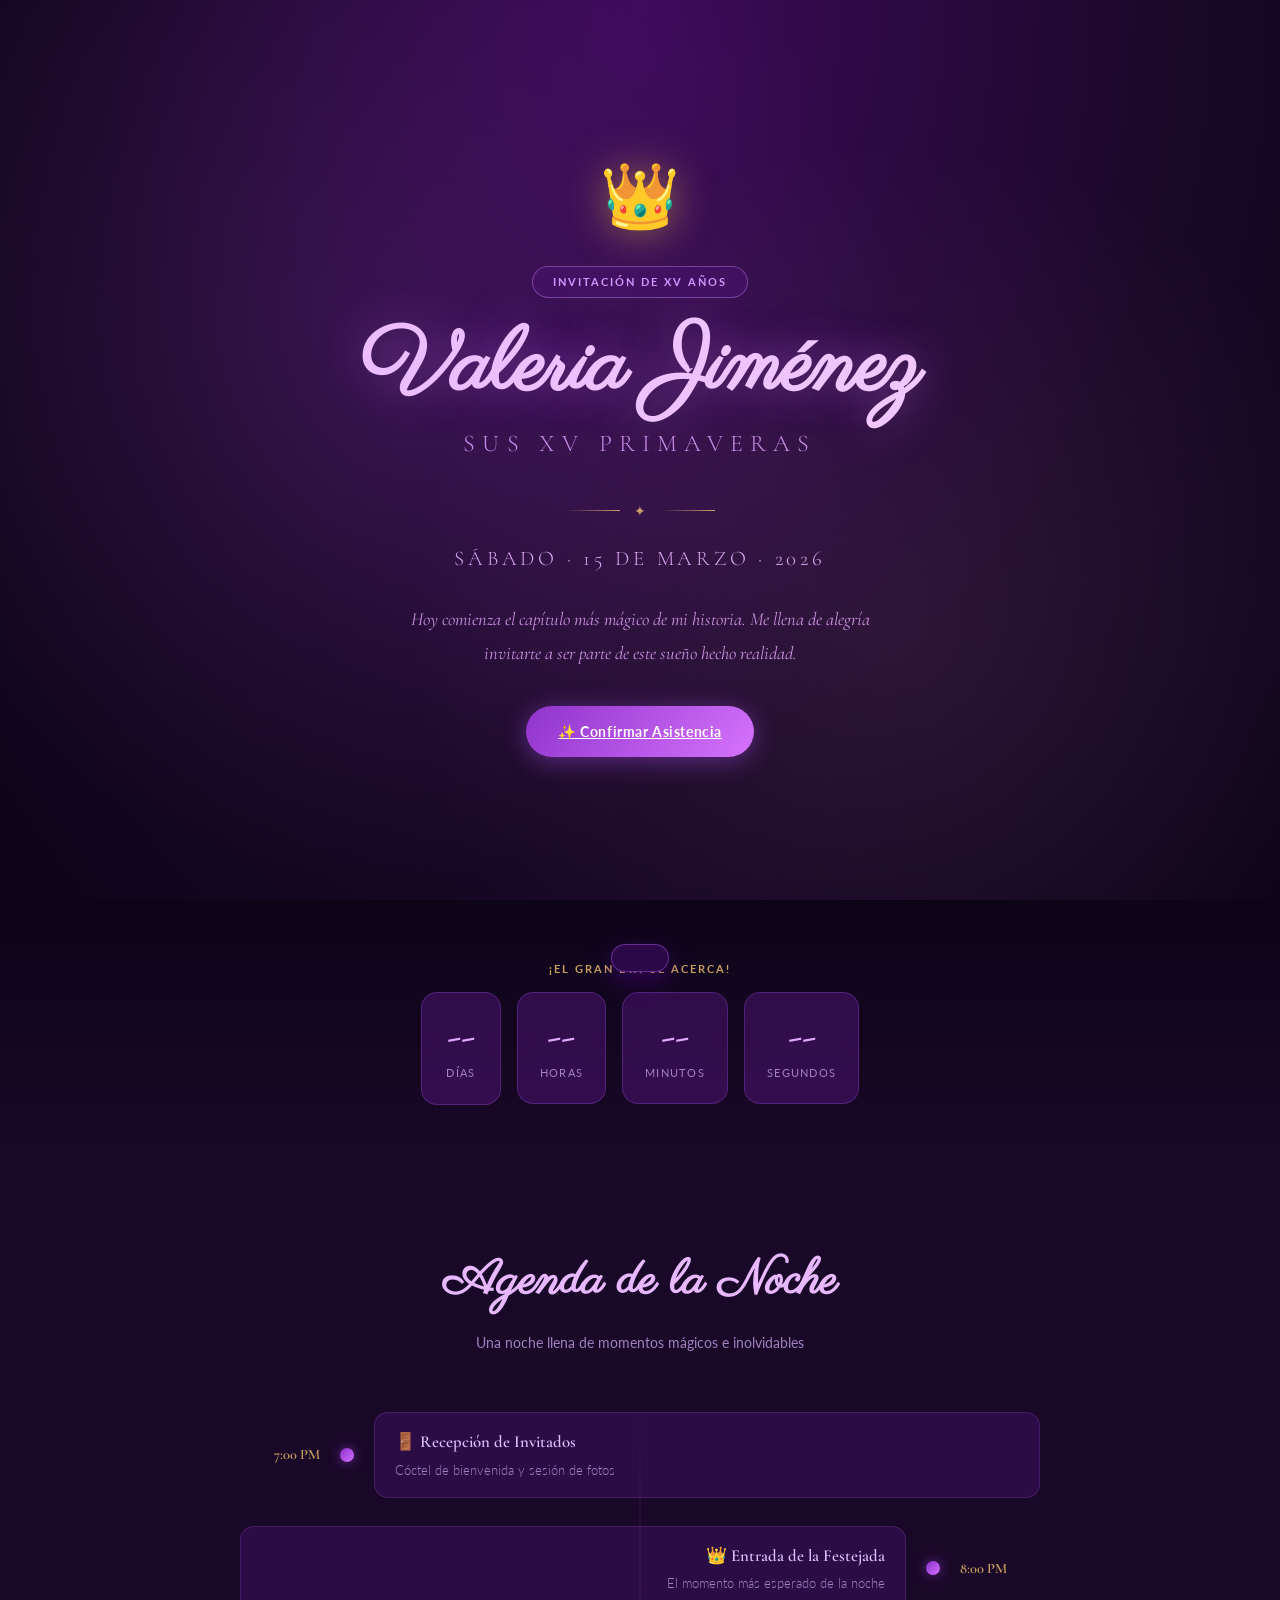
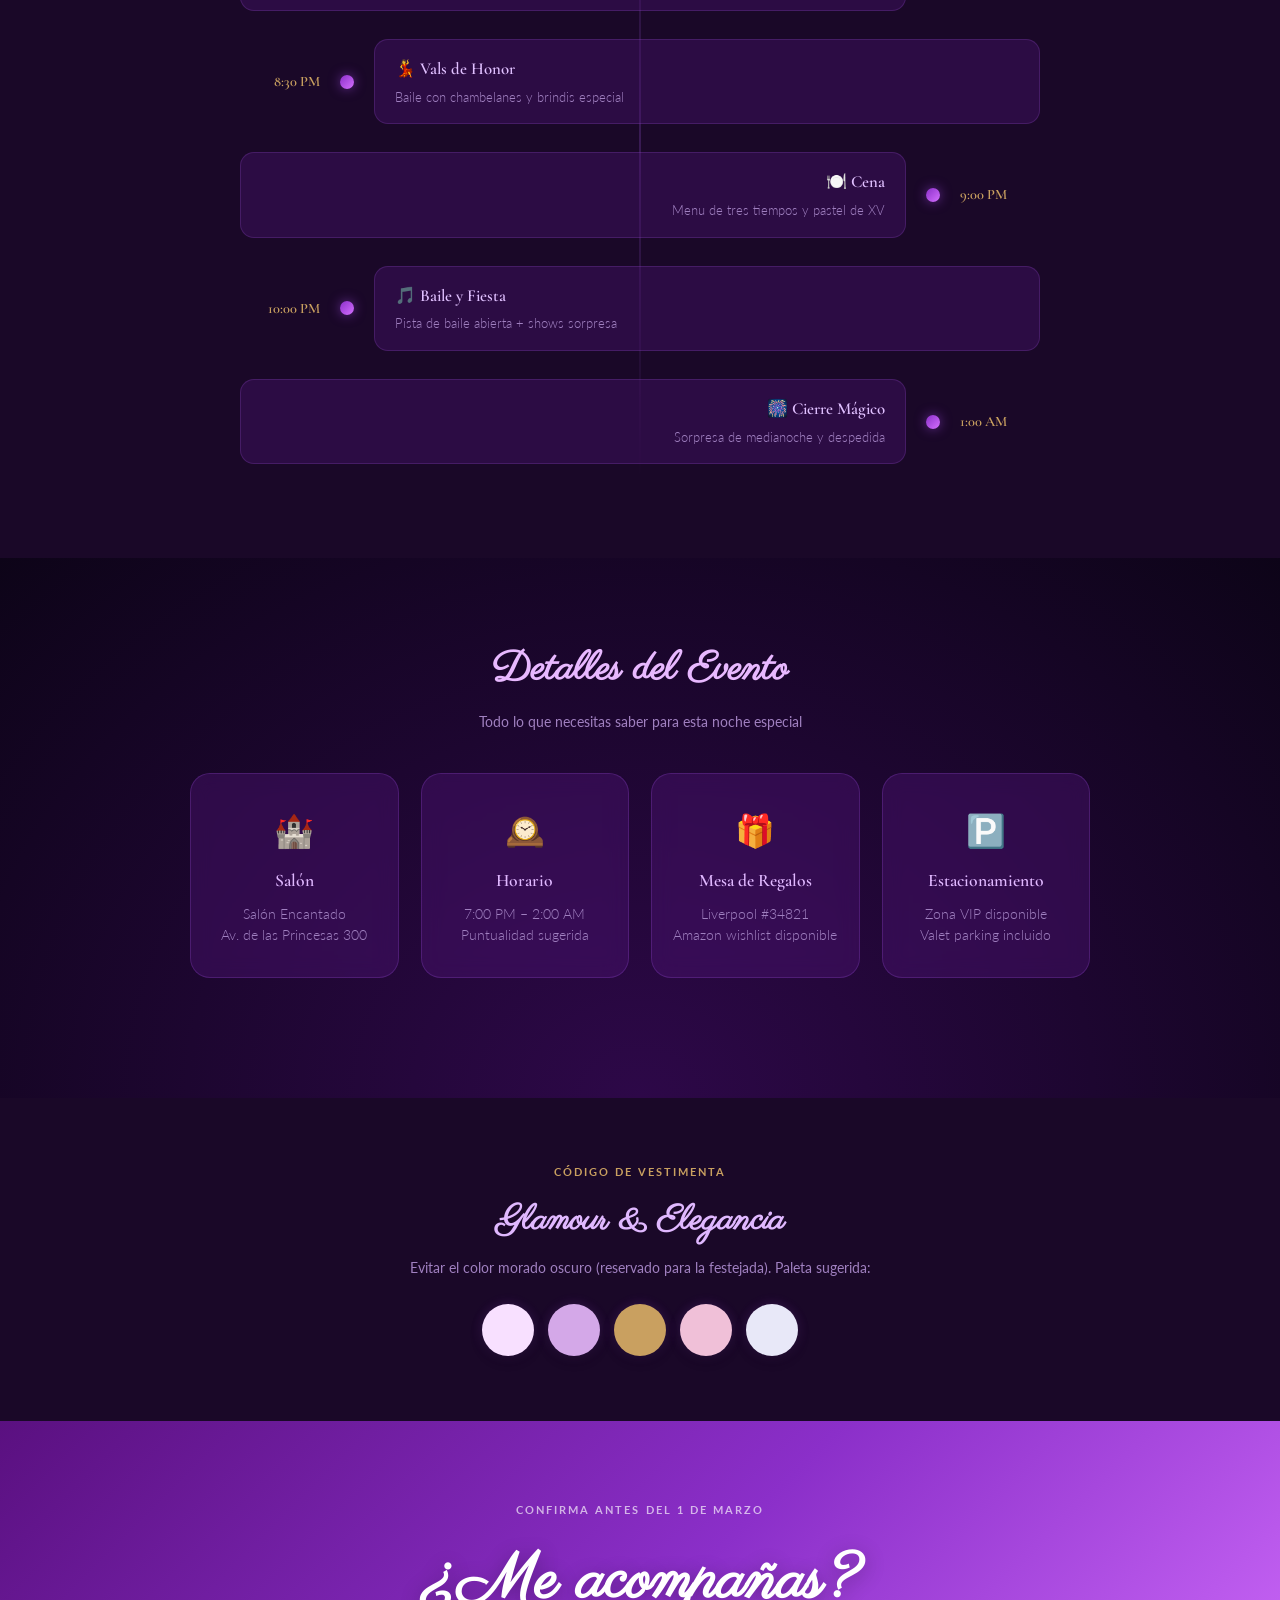
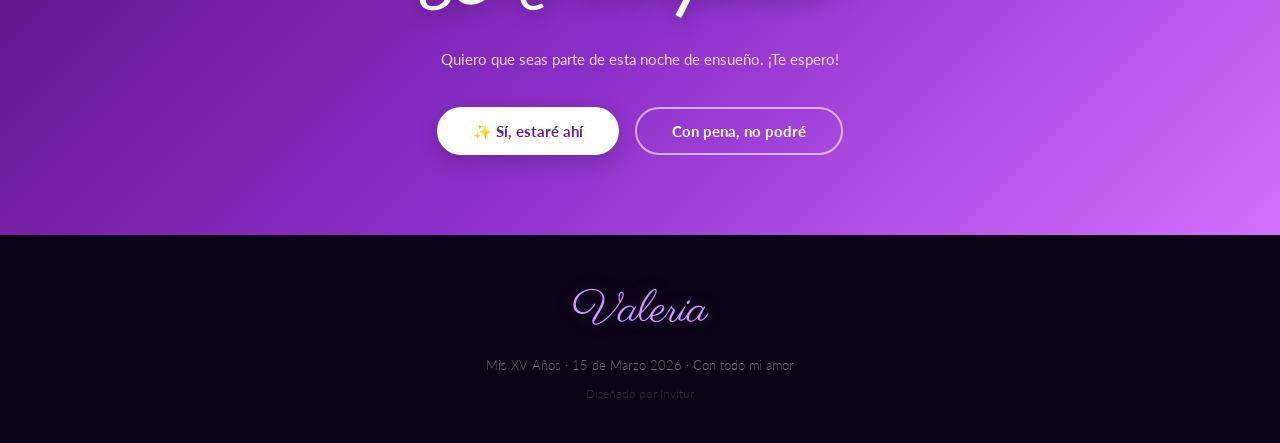
<file: templates/xv-anos.html>
<!DOCTYPE html>
<html lang="es">

<head>
    <meta charset="UTF-8" />
    <link rel="icon" type="image/png" href="../assets/favicon.png"/>
    <meta name="viewport" content="width=device-width, initial-scale=1.0" />
    <title>XV Años · Valeria Jiménez</title>
    <meta name="description" content="Invitación virtual de XV Años de Valeria Jiménez – 15 de Marzo 2026" />
    <link
        href="https://fonts.googleapis.com/css2?family=Cormorant+Garamond:ital,wght@0,300;0,400;0,600;1,400&family=Lato:wght@300;400;700&family=Parisienne&display=swap"
        rel="stylesheet" />
    <style>
        *,
        *::before,
        *::after {
            box-sizing: border-box;
            margin: 0;
            padding: 0
        }

        html {
            scroll-behavior: smooth
        }

        body {
            font-family: 'Lato', sans-serif;
            background: #1a0828;
            color: #f0e0f8;
            overflow-x: hidden;
            line-height: 1.6
        }

        /* Sparkles */
        #sparkles {
            position: fixed;
            inset: 0;
            pointer-events: none;
            z-index: 0;
            overflow: hidden
        }

        .spark {
            position: absolute;
            animation: sparkle ease-in-out infinite
        }

        @keyframes sparkle {

            0%,
            100% {
                opacity: 0;
                transform: scale(0) rotate(0)
            }

            50% {
                opacity: 1;
                transform: scale(1) rotate(180deg)
            }
        }

        /* ── HERO ── */
        .hero {
            min-height: 100vh;
            display: flex;
            flex-direction: column;
            align-items: center;
            justify-content: center;
            text-align: center;
            padding: 60px 24px;
            background: radial-gradient(ellipse at 50% 0%, #3d0a5a 0%, #1a0828 60%, #0d0418 100%);
            position: relative;
            overflow: hidden;
            z-index: 1
        }

        .hero::before {
            content: '';
            position: absolute;
            inset: 0;
            background: radial-gradient(circle at 30% 40%, rgba(200, 100, 255, .12), transparent 50%), radial-gradient(circle at 70% 70%, rgba(255, 180, 220, .08), transparent 45%)
        }

        .crown {
            font-size: 4rem;
            animation: crownFloat 3s ease-in-out infinite;
            display: block;
            margin-bottom: 8px;
            filter: drop-shadow(0 0 20px rgba(255, 200, 80, .5))
        }

        @keyframes crownFloat {

            0%,
            100% {
                transform: translateY(0) rotate(-3deg)
            }

            50% {
                transform: translateY(-12px) rotate(3deg)
            }
        }

        .tag {
            display: inline-block;
            border: 1px solid rgba(200, 140, 255, .4);
            color: #d098ff;
            font-size: .7rem;
            font-weight: 700;
            letter-spacing: .18em;
            text-transform: uppercase;
            padding: 6px 20px;
            border-radius: 50px;
            margin: 12px 0 20px;
            background: rgba(80, 20, 120, .4);
            backdrop-filter: blur(8px)
        }

        .hero-name {
            font-family: 'Parisienne', cursive;
            font-size: clamp(3rem, 8vw, 5.5rem);
            color: #f0c8ff;
            text-shadow: 0 0 40px rgba(200, 100, 255, .5), 0 4px 20px rgba(0, 0, 0, .4);
            line-height: 1.15;
            margin-bottom: 6px
        }

        .hero-sub {
            font-family: 'Cormorant Garamond', serif;
            font-size: clamp(1rem, 2.5vw, 1.5rem);
            color: #c890e8;
            letter-spacing: .3em;
            text-transform: uppercase;
            font-weight: 300;
            margin-bottom: 24px
        }

        .divider {
            display: flex;
            align-items: center;
            gap: 14px;
            margin: 12px auto 20px;
            width: fit-content
        }

        .divider::before,
        .divider::after {
            content: '';
            display: block;
            width: 55px;
            height: 1px;
            background: linear-gradient(90deg, transparent, #c9a060)
        }

        .divider span {
            color: #c9a060;
            font-size: .9rem
        }

        .date-row {
            font-family: 'Cormorant Garamond', serif;
            font-size: clamp(1rem, 2vw, 1.3rem);
            color: #d8a8f0;
            letter-spacing: .18em;
            text-transform: uppercase;
            font-weight: 300;
            margin-bottom: 28px
        }

        .hero-msg {
            font-family: 'Cormorant Garamond', serif;
            font-style: italic;
            font-size: 1.15rem;
            color: #c890e0;
            max-width: 480px;
            line-height: 1.8;
            margin: 0 auto 36px
        }

        .hero-btn {
            display: inline-flex;
            align-items: center;
            gap: 8px;
            background: linear-gradient(135deg, #8b2fc9, #d470ff);
            color: #fff;
            padding: 14px 32px;
            border-radius: 50px;
            font-weight: 700;
            font-size: .9rem;
            letter-spacing: .04em;
            box-shadow: 0 4px 24px rgba(180, 80, 255, .4);
            transition: .3s;
            border: none;
            cursor: pointer;
            font-family: 'Lato', sans-serif
        }

        .hero-btn:hover {
            transform: translateY(-2px);
            box-shadow: 0 8px 32px rgba(180, 80, 255, .55)
        }

        /* ── COUNTDOWN ── */
        .countdown-section {
            background: linear-gradient(180deg, #0d0418, #1a0828);
            padding: 60px 24px;
            text-align: center;
            position: relative;
            z-index: 1
        }

        .section-label {
            font-size: .7rem;
            font-weight: 700;
            letter-spacing: .18em;
            text-transform: uppercase;
            color: #c9a060;
            margin-bottom: 12px
        }

        .countdown {
            display: flex;
            justify-content: center;
            gap: 16px;
            flex-wrap: wrap;
            margin-top: 14px
        }

        .count-box {
            background: rgba(80, 20, 120, .5);
            border: 1px solid rgba(180, 100, 255, .25);
            border-radius: 16px;
            padding: 20px 22px;
            min-width: 80px;
            backdrop-filter: blur(10px)
        }

        .count-num {
            font-family: 'Cormorant Garamond', serif;
            font-size: 2.8rem;
            font-weight: 600;
            color: #e0a8ff;
            line-height: 1;
            display: block
        }

        .count-label {
            font-size: .66rem;
            text-transform: uppercase;
            letter-spacing: .12em;
            color: #a080c8;
            margin-top: 4px
        }

        /* ── PROGRAM ── */
        .program {
            background: #1a0828;
            padding: 80px 24px;
            position: relative;
            z-index: 1
        }

        .program-inner {
            max-width: 800px;
            margin: 0 auto;
            text-align: center
        }

        .section-title {
            font-family: 'Parisienne', cursive;
            font-size: clamp(2rem, 4vw, 3rem);
            color: #e8b8ff;
            margin-bottom: 10px
        }

        .section-sub {
            color: #a080c0;
            font-size: .9rem;
            margin-bottom: 44px
        }

        .timeline {
            position: relative;
            display: flex;
            flex-direction: column;
            gap: 0
        }

        .timeline::before {
            content: '';
            position: absolute;
            left: 50%;
            transform: translateX(-50%);
            top: 0;
            bottom: 0;
            width: 1px;
            background: linear-gradient(180deg, transparent, rgba(180, 100, 255, .4), transparent)
        }

        .tl-item {
            display: flex;
            align-items: center;
            gap: 20px;
            padding: 14px 0;
            position: relative
        }

        .tl-item:nth-child(even) {
            flex-direction: row-reverse
        }

        .tl-time {
            font-family: 'Cormorant Garamond', serif;
            font-size: .9rem;
            color: #c9a060;
            min-width: 80px;
            text-align: right;
            font-weight: 600
        }

        .tl-item:nth-child(even) .tl-time {
            text-align: left
        }

        .tl-dot {
            width: 14px;
            height: 14px;
            background: linear-gradient(135deg, #8b2fc9, #d470ff);
            border-radius: 50%;
            flex-shrink: 0;
            box-shadow: 0 0 12px rgba(180, 80, 255, .5);
            z-index: 1
        }

        .tl-info {
            flex: 1;
            background: rgba(80, 20, 120, .35);
            border: 1px solid rgba(180, 100, 255, .18);
            border-radius: 14px;
            padding: 16px 20px;
            text-align: left
        }

        .tl-item:nth-child(even) .tl-info {
            text-align: right
        }

        .tl-name {
            font-family: 'Cormorant Garamond', serif;
            font-size: 1.05rem;
            color: #e0c0ff;
            font-weight: 600;
            margin-bottom: 4px
        }

        .tl-desc {
            font-size: .8rem;
            color: #a080c0;
            font-weight: 300
        }

        /* ── DETAILS ── */
        .details {
            background: radial-gradient(ellipse at 50% 100%, #2d0848, #0d0418);
            padding: 80px 24px;
            position: relative;
            z-index: 1
        }

        .details-inner {
            max-width: 900px;
            margin: 0 auto;
            text-align: center
        }

        .details-grid {
            display: grid;
            grid-template-columns: repeat(auto-fit, minmax(200px, 1fr));
            gap: 22px;
            margin-bottom: 40px
        }

        .detail-card {
            background: rgba(80, 20, 120, .4);
            border: 1px solid rgba(180, 100, 255, .2);
            border-radius: 20px;
            padding: 30px 18px;
            transition: .3s;
            backdrop-filter: blur(10px)
        }

        .detail-card:hover {
            transform: translateY(-4px);
            border-color: rgba(200, 140, 255, .5);
            box-shadow: 0 12px 32px rgba(120, 40, 200, .2)
        }

        .detail-icon {
            font-size: 2rem;
            margin-bottom: 12px;
            display: block
        }

        .detail-title {
            font-family: 'Cormorant Garamond', serif;
            font-size: 1.1rem;
            color: #e0b8ff;
            margin-bottom: 8px;
            font-weight: 600
        }

        .detail-text {
            font-size: .85rem;
            color: #a080c0;
            line-height: 1.6;
            font-weight: 300
        }

        /* ── DRESS CODE ── */
        .dress-section {
            background: #1a0828;
            padding: 65px 24px;
            text-align: center;
            position: relative;
            z-index: 1
        }

        .palette {
            display: flex;
            justify-content: center;
            gap: 14px;
            margin-top: 24px;
            flex-wrap: wrap
        }

        .swatch {
            width: 52px;
            height: 52px;
            border-radius: 50%;
            box-shadow: 0 4px 12px rgba(0, 0, 0, .3), 0 0 12px rgba(180, 80, 255, .2);
            transition: .2s
        }

        .swatch:hover {
            transform: scale(1.15)
        }

        /* ── RSVP ── */
        .rsvp-section {
            background: linear-gradient(135deg, #5a1080, #8b2fc9, #d470ff);
            padding: 80px 24px;
            text-align: center;
            position: relative;
            z-index: 1;
            overflow: hidden
        }

        .rsvp-title {
            font-family: 'Parisienne', cursive;
            font-size: clamp(2.5rem, 5vw, 4rem);
            color: #fff;
            margin-bottom: 14px;
            text-shadow: 0 4px 20px rgba(0, 0, 0, .3)
        }

        .rsvp-sub {
            color: rgba(255, 255, 255, .8);
            margin-bottom: 36px;
            font-size: .95rem
        }

        .rsvp-btns {
            display: flex;
            gap: 16px;
            justify-content: center;
            flex-wrap: wrap
        }

        .btn-yes {
            background: #fff;
            color: #6a2090;
            padding: 14px 36px;
            border-radius: 50px;
            border: none;
            font-weight: 700;
            font-size: .95rem;
            cursor: pointer;
            transition: .3s;
            font-family: 'Lato', sans-serif;
            box-shadow: 0 6px 20px rgba(0, 0, 0, .2)
        }

        .btn-yes:hover {
            transform: translateY(-2px);
            box-shadow: 0 10px 28px rgba(0, 0, 0, .3)
        }

        .btn-no {
            background: transparent;
            color: #fff;
            padding: 13px 35px;
            border-radius: 50px;
            border: 2px solid rgba(255, 255, 255, .6);
            font-weight: 700;
            font-size: .95rem;
            cursor: pointer;
            transition: .3s;
            font-family: 'Lato', sans-serif
        }

        .btn-no:hover {
            background: rgba(255, 255, 255, .12)
        }

        /* ── MODAL ── */
        .modal-overlay {
            display: none;
            position: fixed;
            inset: 0;
            background: rgba(20, 4, 40, .7);
            z-index: 1000;
            align-items: center;
            justify-content: center;
            backdrop-filter: blur(6px)
        }

        .modal-overlay.open {
            display: flex
        }

        .modal {
            background: #1e0838;
            border: 1px solid rgba(180, 100, 255, .3);
            border-radius: 24px;
            padding: 40px 32px;
            max-width: 420px;
            width: 90%;
            text-align: center;
            animation: modalIn .4s cubic-bezier(.34, 1.56, .64, 1)
        }

        @keyframes modalIn {
            from {
                transform: scale(.85);
                opacity: 0
            }

            to {
                transform: scale(1);
                opacity: 1
            }
        }

        .modal h3 {
            font-family: 'Parisienne', cursive;
            font-size: 2rem;
            color: #e0b0ff;
            margin-bottom: 12px
        }

        .modal p {
            color: #a080c0;
            margin-bottom: 24px;
            font-size: .88rem
        }

        .modal input {
            width: 100%;
            border: 1px solid rgba(180, 100, 255, .3);
            border-radius: 10px;
            padding: 12px 16px;
            font-size: .95rem;
            margin-bottom: 14px;
            outline: none;
            font-family: 'Lato', sans-serif;
            color: #f0e0ff;
            background: rgba(80, 20, 120, .4);
            transition: border-color .2s
        }

        .modal input:focus {
            border-color: #c080ff
        }

        .modal input::placeholder {
            color: #806098
        }

        .modal-btns {
            display: flex;
            gap: 10px
        }

        .btn-confirm {
            flex: 1;
            background: linear-gradient(135deg, #8b2fc9, #d470ff);
            color: #fff;
            padding: 13px;
            border-radius: 10px;
            border: none;
            font-weight: 700;
            cursor: pointer;
            font-family: 'Lato', sans-serif;
            font-size: .88rem
        }

        .btn-cancel {
            padding: 13px 20px;
            border-radius: 10px;
            border: 1px solid rgba(180, 100, 255, .3);
            background: transparent;
            cursor: pointer;
            font-family: 'Lato', sans-serif;
            color: #a080c0;
            font-size: .88rem
        }

        .modal-wrap {
            position: relative
        }

        .modal-close {
            position: absolute;
            top: -10px;
            right: -10px;
            width: 34px;
            height: 34px;
            background: #1e0838;
            border-radius: 50%;
            border: 1px solid rgba(180, 100, 255, .3);
            cursor: pointer;
            font-size: 1rem;
            color: #a080c0;
            display: flex;
            align-items: center;
            justify-content: center
        }

        /* ── FOOTER ── */
        footer {
            background: #0a0215;
            text-align: center;
            padding: 40px 24px;
            position: relative;
            z-index: 1
        }

        footer .f-name {
            font-family: 'Parisienne', cursive;
            font-size: 2.8rem;
            color: #d098ff;
            text-shadow: 0 0 20px rgba(180, 80, 255, .3);
            margin-bottom: 8px
        }

        footer p {
            font-size: .82rem;
            color: rgba(255, 255, 255, .4);
            font-weight: 300
        }

        #toast {
            position: fixed;
            bottom: 28px;
            left: 50%;
            transform: translateX(-50%) translateY(100px);
            background: #2d0848;
            border: 1px solid rgba(180, 100, 255, .4);
            color: #e0c0ff;
            padding: 13px 28px;
            border-radius: 50px;
            font-size: .88rem;
            font-weight: 600;
            z-index: 9999;
            transition: transform .4s cubic-bezier(.34, 1.56, .64, 1);
            white-space: nowrap;
            box-shadow: 0 8px 24px rgba(100, 0, 180, .4)
        }

        @media(max-width:600px) {

            .tl-item,
            .tl-item:nth-child(even) {
                flex-direction: column;
                align-items: flex-start
            }

            .tl-time {
                text-align: left
            }

            .timeline::before {
                left: 6px
            }

            .tl-dot {
                margin-left: 0
            }
        }
    </style>
</head>

<body>
    <div id="sparkles"></div>

    <!-- HERO -->
    <section class="hero">
        <span class="crown">👑</span>
        <div class="tag">Invitación de XV Años</div>
        <h1 class="hero-name">Valeria Jiménez</h1>
        <p class="hero-sub">Sus XV Primaveras</p>
        <div class="divider"><span>✦</span></div>
        <p class="date-row">Sábado · 15 de Marzo · 2026</p>
        <p class="hero-msg">Hoy comienza el capítulo más mágico de mi historia. Me llena de alegría invitarte a ser
            parte de este sueño hecho realidad.</p>
        <a href="#rsvp" class="hero-btn">✨ Confirmar Asistencia</a>
    </section>

    <!-- COUNTDOWN -->
    <section class="countdown-section">
        <p class="section-label">¡El gran día se acerca!</p>
        <div class="countdown">
            <div class="count-box"><span class="count-num" id="days">--</span><span class="count-label">Días</span>
            </div>
            <div class="count-box"><span class="count-num" id="hours">--</span><span class="count-label">Horas</span>
            </div>
            <div class="count-box"><span class="count-num" id="minutes">--</span><span
                    class="count-label">Minutos</span></div>
            <div class="count-box"><span class="count-num" id="seconds">--</span><span
                    class="count-label">Segundos</span></div>
        </div>
    </section>

    <!-- PROGRAM / TIMELINE -->
    <section class="program">
        <div class="program-inner">
            <h2 class="section-title">Agenda de la Noche</h2>
            <p class="section-sub">Una noche llena de momentos mágicos e inolvidables</p>
            <div class="timeline">
                <div class="tl-item">
                    <div class="tl-time">7:00 PM</div>
                    <div class="tl-dot"></div>
                    <div class="tl-info">
                        <p class="tl-name">🚪 Recepción de Invitados</p>
                        <p class="tl-desc">Cóctel de bienvenida y sesión de fotos</p>
                    </div>
                </div>
                <div class="tl-item">
                    <div class="tl-time">8:00 PM</div>
                    <div class="tl-dot"></div>
                    <div class="tl-info">
                        <p class="tl-name">👑 Entrada de la Festejada</p>
                        <p class="tl-desc">El momento más esperado de la noche</p>
                    </div>
                </div>
                <div class="tl-item">
                    <div class="tl-time">8:30 PM</div>
                    <div class="tl-dot"></div>
                    <div class="tl-info">
                        <p class="tl-name">💃 Vals de Honor</p>
                        <p class="tl-desc">Baile con chambelanes y brindis especial</p>
                    </div>
                </div>
                <div class="tl-item">
                    <div class="tl-time">9:00 PM</div>
                    <div class="tl-dot"></div>
                    <div class="tl-info">
                        <p class="tl-name">🍽️ Cena</p>
                        <p class="tl-desc">Menu de tres tiempos y pastel de XV</p>
                    </div>
                </div>
                <div class="tl-item">
                    <div class="tl-time">10:00 PM</div>
                    <div class="tl-dot"></div>
                    <div class="tl-info">
                        <p class="tl-name">🎵 Baile y Fiesta</p>
                        <p class="tl-desc">Pista de baile abierta + shows sorpresa</p>
                    </div>
                </div>
                <div class="tl-item">
                    <div class="tl-time">1:00 AM</div>
                    <div class="tl-dot"></div>
                    <div class="tl-info">
                        <p class="tl-name">🎆 Cierre Mágico</p>
                        <p class="tl-desc">Sorpresa de medianoche y despedida</p>
                    </div>
                </div>
            </div>
        </div>
    </section>

    <!-- DETAILS -->
    <section class="details">
        <div class="details-inner">
            <h2 class="section-title"
                style="font-family:'Parisienne',cursive;font-size:2.5rem;color:#e8b8ff;margin-bottom:8px">Detalles del
                Evento</h2>
            <p style="color:#a080c0;margin-bottom:40px;font-size:.9rem">Todo lo que necesitas saber para esta noche
                especial</p>
            <div class="details-grid">
                <div class="detail-card">
                    <span class="detail-icon">🏰</span>
                    <h3 class="detail-title">Salón</h3>
                    <p class="detail-text">Salón Encantado<br />Av. de las Princesas 300</p>
                </div>
                <div class="detail-card">
                    <span class="detail-icon">🕰️</span>
                    <h3 class="detail-title">Horario</h3>
                    <p class="detail-text">7:00 PM – 2:00 AM<br />Puntualidad sugerida</p>
                </div>
                <div class="detail-card">
                    <span class="detail-icon">🎁</span>
                    <h3 class="detail-title">Mesa de Regalos</h3>
                    <p class="detail-text">Liverpool #34821<br />Amazon wishlist disponible</p>
                </div>
                <div class="detail-card">
                    <span class="detail-icon">🅿️</span>
                    <h3 class="detail-title">Estacionamiento</h3>
                    <p class="detail-text">Zona VIP disponible<br />Valet parking incluido</p>
                </div>
            </div>
        </div>
    </section>

    <!-- DRESS CODE -->
    <section class="dress-section">
        <div style="max-width:580px;margin:0 auto">
            <p class="section-label">Código de vestimenta</p>
            <h2 class="section-title"
                style="font-family:'Parisienne',cursive;font-size:2.2rem;color:#e0b8ff;margin-bottom:8px">Glamour &
                Elegancia</h2>
            <p style="color:#a080c0;font-size:.88rem;margin-bottom:20px">Evitar el color morado oscuro (reservado para
                la festejada). Paleta sugerida:</p>
            <div class="palette">
                <div class="swatch" style="background:#f8e0ff"></div>
                <div class="swatch" style="background:#d4a8e8"></div>
                <div class="swatch" style="background:#c9a060"></div>
                <div class="swatch" style="background:#f0c0d8"></div>
                <div class="swatch" style="background:#e8e8f8"></div>
            </div>
        </div>
    </section>

    <!-- RSVP -->
    <section class="rsvp-section" id="rsvp">
        <p class="section-label" style="color:rgba(255,255,255,.65)">Confirma antes del 1 de Marzo</p>
        <h2 class="rsvp-title">¿Me acompañas?</h2>
        <p class="rsvp-sub">Quiero que seas parte de esta noche de ensueño. ¡Te espero!</p>
        <div class="rsvp-btns">
            <button class="btn-yes" onclick="openModal(true)">✨ Sí, estaré ahí</button>
            <button class="btn-no" onclick="openModal(false)">Con pena, no podré</button>
        </div>
    </section>

    <footer>
        <p class="f-name">Valeria</p>
        <p>Mis XV Años · 15 de Marzo 2026 · Con todo mi amor</p>
        <p style="margin-top:8px;font-size:.75rem;opacity:.4">Diseñado por Invitur</p>
    </footer>

    <!-- MODAL -->
    <div class="modal-overlay" id="modalOverlay">
        <div class="modal">
            <div class="modal-wrap">
                <button class="modal-close" onclick="closeModal()">✕</button>
                <h3 id="modalTitle">¡Qué emoción! ✨</h3>
                <p id="modalSub">Déjame tu nombre para guardar tu lugar esta noche mágica.</p>
                <input type="text" id="guestName" placeholder="Tu nombre completo" />
                <div class="modal-btns">
                    <button class="btn-confirm" onclick="confirmRSVP()">Confirmar</button>
                    <button class="btn-cancel" onclick="closeModal()">Cancelar</button>
                </div>
            </div>
        </div>
    </div>
    <div id="toast"></div>

    <script>
        // Sparkles
        const sp = document.getElementById('sparkles');
        function mkSpark() {
            const s = document.createElement('div');
            s.className = 'spark';
            s.style.left = Math.random() * 100 + 'vw';
            s.style.top = Math.random() * 100 + 'vh';
            s.style.width = s.style.height = (4 + Math.random() * 6) + 'px';
            s.style.background = 'radial-gradient(circle,#fff,#d4a8ff)';
            s.style.borderRadius = '50%';
            s.style.animationDuration = (2 + Math.random() * 3) + 's';
            s.style.animationDelay = (Math.random() * 4) + 's';
            sp.appendChild(s);
            setTimeout(() => { s.remove(); mkSpark() }, ((parseFloat(s.style.animationDuration) + parseFloat(s.style.animationDelay)) * 1000) + 500);
        }
        for (let i = 0; i < 30; i++) mkSpark();

        // Countdown
        const target = new Date('2026-03-15T19:00:00');
        function tick() {
            const diff = target - Date.now(); if (diff <= 0) return;
            document.getElementById('days').textContent = Math.floor(diff / 86400000);
            document.getElementById('hours').textContent = Math.floor((diff % 86400000) / 3600000);
            document.getElementById('minutes').textContent = Math.floor((diff % 3600000) / 60000);
            document.getElementById('seconds').textContent = Math.floor((diff % 60000) / 1000);
        }
        tick(); setInterval(tick, 1000);

        // RSVP Modal
        let attending = true;
        function openModal(att) { attending = att; document.getElementById('modalOverlay').classList.add('open'); if (att) { document.getElementById('modalTitle').textContent = '¡Qué emoción! ✨'; document.getElementById('modalSub').textContent = 'Déjame tu nombre para guardar tu lugar esta noche mágica.' } else { document.getElementById('modalTitle').textContent = '¡Qué tristeza! 🌙'; document.getElementById('modalSub').textContent = '¿Nos haces saber por qué no podrás asistir?' } }
        function closeModal() { document.getElementById('modalOverlay').classList.remove('open') }
        function confirmRSVP() {
            const name = document.getElementById('guestName').value.trim();
            if (!name) { document.getElementById('guestName').focus(); return }
            closeModal();
            const t = document.getElementById('toast');
            t.textContent = attending ? '✨ ¡Te espero ' + name + '! Esta noche será mágica.' : '🌙 Te voy a extrañar, ' + name + '. ¡Gracias por avisarme!';
            t.style.transform = 'translateX(-50%) translateY(0)';
            setTimeout(() => t.style.transform = 'translateX(-50%) translateY(100px)', 4500);
            document.getElementById('guestName').value = '';
        }
        document.getElementById('modalOverlay').addEventListener('click', e => { if (e.target === e.currentTarget) closeModal() });
    </script>
</body>

</html>
</file>
<file: styles.css>
/* ============================================
   LoveScript Studio – Wedding Portfolio CSS
   Light & Dark Mode · Fluid Animations
   ============================================ */

/* ── CSS Variables ── */
:root {
    /* Light Mode Colors */
    --bg-primary: #fffbf7;
    --bg-secondary: #fef6f0;
    --bg-card: #ffffff;
    --bg-strip: #fdf0ea;
    --text-primary: #2c1810;
    --text-secondary: #7a5c52;
    --text-muted: #b8a09a;
    --accent: #c8735a;
    --accent-light: #e8a591;
    --accent-dark: #a0533c;
    --accent-gold: #c9a84c;
    --accent-gold-light: #e8cc8a;
    --border: rgba(200, 115, 90, 0.18);
    --border-card: rgba(200, 115, 90, 0.12);
    --shadow: rgba(140, 60, 40, 0.10);
    --shadow-card: rgba(140, 60, 40, 0.15);
    --glass: rgba(255, 251, 247, 0.85);
    --navbar-bg: rgba(255, 251, 247, 0.92);
    --hero-grad1: #fffbf7;
    --hero-grad2: #fde8e0;
    --strip-bg: #fdf0ea;
    --step-num-color: rgba(200, 115, 90, 0.12);
    --testi-bg: #fff8f5;
    --cta-grad: linear-gradient(135deg, #c8735a 0%, #e8a591 50%, #c9a84c 100%);
    --footer-bg: #2c1810;
    --footer-text: rgba(255, 255, 255, 0.7);

    /* Spacing & Sizes */
    --nav-h: 72px;
    --radius: 16px;
    --radius-sm: 8px;
    --radius-lg: 24px;
    --radius-xl: 32px;

    /* Transitions */
    --transition: 0.35s cubic-bezier(0.4, 0, 0.2, 1);
    --transition-fast: 0.2s ease;
}

[data-theme="dark"] {
    --bg-primary: #1a0f0a;
    --bg-secondary: #221208;
    --bg-card: #2a1510;
    --bg-strip: #1f1108;
    --text-primary: #f5ece8;
    --text-secondary: #c4a090;
    --text-muted: #7a5a50;
    --accent: #e8956a;
    --accent-light: #f0b090;
    --accent-dark: #c07050;
    --accent-gold: #d4aa5e;
    --accent-gold-light: #e8cc8a;
    --border: rgba(232, 149, 106, 0.2);
    --border-card: rgba(232, 149, 106, 0.15);
    --shadow: rgba(0, 0, 0, 0.4);
    --shadow-card: rgba(0, 0, 0, 0.5);
    --glass: rgba(26, 15, 10, 0.9);
    --navbar-bg: rgba(26, 15, 10, 0.95);
    --hero-grad1: #1a0f0a;
    --hero-grad2: #2e1208;
    --strip-bg: #1f1108;
    --step-num-color: rgba(232, 149, 106, 0.1);
    --testi-bg: #251510;
    --footer-bg: #0f0705;
    --footer-text: rgba(255, 255, 255, 0.5);
}

/* ── Reset & Base ── */
*,
*::before,
*::after {
    box-sizing: border-box;
    margin: 0;
    padding: 0;
}

html {
    scroll-behavior: smooth;
    font-size: 16px;
    overflow-x: hidden;
}

body {
    font-family: 'Lato', sans-serif;
    background-color: var(--bg-primary);
    color: var(--text-primary);
    transition: background-color var(--transition), color var(--transition);
    overflow-x: hidden;
    max-width: 100vw;
    line-height: 1.6;
}

a {
    text-decoration: none;
    color: inherit;
}

ul {
    list-style: none;
}

img {
    max-width: 100%;
    display: block;
}

button {
    cursor: pointer;
    font-family: inherit;
    border: none;
    background: none;
}

input,
textarea,
select {
    font-family: inherit;
    font-size: 1rem;
}

/* ── Floating Petals ── */
.petals-container {
    position: fixed;
    top: 0;
    left: 0;
    width: 100%;
    height: 100%;
    pointer-events: none;
    z-index: 0;
    overflow: hidden;
}

.petal {
    position: absolute;
    top: -40px;
    animation: petalFall linear infinite;
    opacity: 0.55;
    font-size: 16px;
    user-select: none;
}

@keyframes petalFall {
    0% {
        transform: translateY(-40px) rotate(0deg) translateX(0);
        opacity: 0.6;
    }

    50% {
        transform: translateY(50vh) rotate(180deg) translateX(30px);
    }

    100% {
        transform: translateY(110vh) rotate(360deg) translateX(-20px);
        opacity: 0;
    }
}

/* ── Buttons ── */
.btn-primary {
    display: inline-flex;
    align-items: center;
    gap: 8px;
    background: linear-gradient(135deg, var(--accent) 0%, var(--accent-light) 100%);
    color: #fff;
    padding: 13px 28px;
    border-radius: 50px;
    font-weight: 700;
    font-size: 0.95rem;
    letter-spacing: 0.04em;
    transition: var(--transition);
    box-shadow: 0 4px 20px rgba(200, 115, 90, 0.35);
    position: relative;
    overflow: hidden;
}

.btn-primary::before {
    content: '';
    position: absolute;
    inset: 0;
    background: linear-gradient(135deg, var(--accent-dark) 0%, var(--accent) 100%);
    opacity: 0;
    transition: opacity var(--transition);
}

.btn-primary:hover {
    transform: translateY(-2px);
    box-shadow: 0 8px 28px rgba(200, 115, 90, 0.45);
}

.btn-primary:hover::before {
    opacity: 1;
}

.btn-primary span {
    position: relative;
    z-index: 1;
}

.btn-outline {
    display: inline-flex;
    align-items: center;
    gap: 8px;
    background: transparent;
    color: var(--accent);
    padding: 12px 27px;
    border-radius: 50px;
    border: 2px solid var(--accent);
    font-weight: 700;
    font-size: 0.95rem;
    letter-spacing: 0.04em;
    transition: var(--transition);
}

.btn-outline:hover {
    background: var(--accent);
    color: #fff;
    transform: translateY(-2px);
    box-shadow: 0 8px 28px rgba(200, 115, 90, 0.3);
}

.btn-large {
    padding: 16px 40px;
    font-size: 1.05rem;
}

.btn-full {
    width: 100%;
    justify-content: center;
}

/* ── Navbar ── */
.navbar {
    position: fixed;
    top: 0;
    left: 0;
    right: 0;
    z-index: 1000;
    background: var(--navbar-bg);
    backdrop-filter: blur(16px);
    -webkit-backdrop-filter: blur(16px);
    border-bottom: 1px solid var(--border);
    height: var(--nav-h);
    transition: background var(--transition), box-shadow var(--transition);
}

.navbar.scrolled {
    box-shadow: 0 4px 24px var(--shadow);
}

.nav-container {
    max-width: 1280px;
    margin: 0 auto;
    padding: 0 32px;
    height: 100%;
    display: flex;
    align-items: center;
    justify-content: space-between;
    gap: 24px;
}

.nav-logo {
    display: flex;
    align-items: baseline;
    gap: 2px;
    flex-shrink: 1;
    min-width: 0;
}

.logo-script {
    font-family: 'Great Vibes', cursive;
    font-size: 2rem;
    color: var(--accent);
    line-height: 1;
}

.logo-text {
    font-family: 'Lato', sans-serif;
    font-size: 1rem;
    font-weight: 300;
    color: var(--text-secondary);
    letter-spacing: 0.12em;
    text-transform: uppercase;
    margin-left: 2px;
}

.nav-links {
    display: flex;
    align-items: center;
    gap: 6px;
}

.nav-link {
    padding: 8px 14px;
    border-radius: 8px;
    color: var(--text-secondary);
    font-size: 0.9rem;
    font-weight: 400;
    transition: var(--transition-fast);
    position: relative;
}

.nav-link::after {
    content: '';
    position: absolute;
    bottom: 4px;
    left: 50%;
    transform: translateX(-50%) scaleX(0);
    width: 16px;
    height: 2px;
    background: var(--accent);
    border-radius: 2px;
    transition: transform var(--transition-fast);
}

.nav-link:hover {
    color: var(--accent);
}

.nav-link:hover::after {
    transform: translateX(-50%) scaleX(1);
}

.nav-actions {
    display: flex;
    align-items: center;
    gap: 12px;
    flex-shrink: 0;
}

.theme-toggle {
    width: 42px;
    height: 42px;
    border-radius: 50%;
    display: flex;
    align-items: center;
    justify-content: center;
    background: var(--bg-secondary);
    border: 1px solid var(--border);
    font-size: 1.1rem;
    transition: var(--transition);
}

.theme-toggle:hover {
    transform: rotate(20deg);
    background: var(--border);
}

[data-theme="light"] .moon-icon {
    display: none;
}

[data-theme="dark"] .sun-icon {
    display: none;
}

.hamburger {
    display: none;
    flex-direction: column;
    gap: 5px;
    width: 34px;
    padding: 6px;
}

.hamburger span {
    display: block;
    width: 100%;
    height: 2px;
    background: var(--text-primary);
    border-radius: 2px;
    transition: var(--transition);
}

.hamburger.active span:nth-child(1) {
    transform: rotate(45deg) translate(5px, 5px);
}

.hamburger.active span:nth-child(2) {
    opacity: 0;
}

.hamburger.active span:nth-child(3) {
    transform: rotate(-45deg) translate(5px, -5px);
}

.mobile-menu {
    display: none;
    flex-direction: column;
    background: var(--navbar-bg);
    backdrop-filter: blur(16px);
    border-top: 1px solid var(--border);
    padding: 16px 24px 24px;
    gap: 4px;
}

.mobile-menu.open {
    display: flex;
    animation: slideDown 0.3s ease;
}

@keyframes slideDown {
    from {
        opacity: 0;
        transform: translateY(-10px);
    }

    to {
        opacity: 1;
        transform: translateY(0);
    }
}

.mobile-link {
    padding: 12px 16px;
    border-radius: var(--radius-sm);
    color: var(--text-secondary);
    font-size: 1rem;
    transition: var(--transition-fast);
}

.mobile-link:hover {
    background: var(--bg-secondary);
    color: var(--accent);
}

/* ── Hero ── */
.hero {
    min-height: 100vh;
    display: flex;
    align-items: center;
    justify-content: space-between;
    padding: calc(var(--nav-h) + 60px) 48px 80px;
    max-width: 1280px;
    margin: 0 auto;
    gap: 48px;
    position: relative;
    z-index: 1;
}

.hero-bg {
    position: absolute;
    inset: 0;
    pointer-events: none;
    overflow: hidden;
    z-index: -1;
}

.hero-circle {
    position: absolute;
    border-radius: 50%;
    filter: blur(80px);
    opacity: 0.35;
    animation: floatCircle 8s ease-in-out infinite;
}

.circle-1 {
    width: 500px;
    height: 500px;
    background: radial-gradient(circle, var(--accent-light), transparent);
    top: -100px;
    right: -100px;
    animation-delay: 0s;
}

.circle-2 {
    width: 350px;
    height: 350px;
    background: radial-gradient(circle, var(--accent-gold-light), transparent);
    bottom: 50px;
    left: -80px;
    animation-delay: 3s;
}

.circle-3 {
    width: 250px;
    height: 250px;
    background: radial-gradient(circle, var(--accent), transparent);
    top: 40%;
    left: 40%;
    animation-delay: 6s;
    opacity: 0.15;
}

@keyframes floatCircle {

    0%,
    100% {
        transform: translate(0, 0) scale(1);
    }

    50% {
        transform: translate(20px, -20px) scale(1.05);
    }
}

.hero-content {
    flex: 1;
    max-width: 600px;
}

.hero-badge {
    display: inline-flex;
    align-items: center;
    gap: 8px;
    background: linear-gradient(135deg, rgba(200, 115, 90, 0.12), rgba(201, 168, 76, 0.12));
    border: 1px solid var(--border);
    color: var(--accent);
    padding: 8px 18px;
    border-radius: 50px;
    font-size: 0.85rem;
    font-weight: 700;
    letter-spacing: 0.05em;
    text-transform: uppercase;
    margin-bottom: 24px;
}

.hero-title {
    font-family: 'Cormorant Garamond', serif;
    font-size: clamp(2.8rem, 5vw, 4.2rem);
    font-weight: 300;
    line-height: 1.15;
    color: var(--text-primary);
    margin-bottom: 20px;
    letter-spacing: -0.01em;
}

.hero-title em {
    font-style: italic;
    color: var(--accent);
    background: linear-gradient(135deg, var(--accent), var(--accent-gold));
    -webkit-background-clip: text;
    -webkit-text-fill-color: transparent;
    background-clip: text;
}

.hero-subtitle {
    font-size: 1.05rem;
    color: var(--text-secondary);
    line-height: 1.7;
    margin-bottom: 36px;
    font-weight: 300;
}

.hero-actions {
    display: flex;
    gap: 14px;
    flex-wrap: wrap;
    margin-bottom: 48px;
}

.hero-stats {
    display: flex;
    align-items: center;
    gap: 24px;
    flex-wrap: wrap;
}

.stat {
    text-align: center;
}

.stat-number {
    font-family: 'Cormorant Garamond', serif;
    font-size: 2rem;
    font-weight: 600;
    color: var(--accent);
    display: inline;
    line-height: 1;
}

.stat-suffix {
    font-family: 'Cormorant Garamond', serif;
    font-size: 1.4rem;
    color: var(--accent);
}

.stat-label {
    display: block;
    font-size: 0.78rem;
    color: var(--text-muted);
    text-transform: uppercase;
    letter-spacing: 0.08em;
    margin-top: 4px;
}

.stat-divider {
    width: 1px;
    height: 36px;
    background: var(--border);
}

/* ── Phone Mockup ── */
.hero-mockup {
    flex: 0 0 auto;
    display: flex;
    justify-content: center;
    align-items: center;
    animation: float 6s ease-in-out infinite;
}

@keyframes float {

    0%,
    100% {
        transform: translateY(0px);
    }

    50% {
        transform: translateY(-18px);
    }
}

.mockup-phone {
    width: 220px;
    height: 440px;
    background: var(--bg-card);
    border-radius: 36px;
    border: 3px solid var(--border);
    box-shadow:
        0 30px 80px var(--shadow-card),
        0 0 0 6px var(--bg-secondary),
        0 0 0 7px var(--border);
    position: relative;
    overflow: hidden;
}

.phone-notch {
    position: absolute;
    top: 14px;
    left: 50%;
    transform: translateX(-50%);
    width: 70px;
    height: 18px;
    background: var(--bg-secondary);
    border-radius: 10px;
    z-index: 2;
    border: 1px solid var(--border);
}

.phone-screen {
    position: absolute;
    inset: 0;
    display: flex;
    align-items: center;
    justify-content: center;
    background: linear-gradient(160deg, var(--bg-primary), var(--bg-secondary));
    padding: 20px;
}

.invite-preview {
    text-align: center;
    padding: 20px 12px;
    border: 1px solid var(--border);
    border-radius: 16px;
    background: var(--glass);
    backdrop-filter: blur(10px);
    width: 100%;
}

.invite-flower {
    font-size: 2rem;
    margin-bottom: 10px;
    animation: pulse 3s ease-in-out infinite;
}

@keyframes pulse {

    0%,
    100% {
        transform: scale(1);
    }

    50% {
        transform: scale(1.1);
    }
}

.invite-title-s {
    font-family: 'Cormorant Garamond', serif;
    font-size: 1.1rem;
    font-weight: 600;
    color: var(--text-primary);
    margin-bottom: 4px;
}

.invite-date-s {
    font-size: 0.72rem;
    color: var(--text-muted);
    letter-spacing: 0.08em;
    margin-bottom: 10px;
}

.invite-divider-s {
    width: 40px;
    height: 1px;
    background: var(--accent);
    margin: 0 auto 10px;
    opacity: 0.5;
}

.invite-msg-s {
    font-size: 0.72rem;
    color: var(--text-secondary);
    font-style: italic;
    margin-bottom: 14px;
}

.invite-rsvp-s {
    background: linear-gradient(135deg, var(--accent), var(--accent-light));
    color: #fff;
    border: none;
    padding: 8px 16px;
    border-radius: 50px;
    font-size: 0.68rem;
    font-weight: 700;
    cursor: pointer;
    letter-spacing: 0.04em;
}

/* ── Fade Up Animation ── */
.fade-up {
    opacity: 0;
    transform: translateY(32px);
    transition: opacity 0.7s ease, transform 0.7s ease;
}

.fade-up.visible {
    opacity: 1;
    transform: translateY(0);
}

.fade-right {
    opacity: 0;
    transform: translateX(40px);
    transition: opacity 0.8s ease, transform 0.8s ease;
}

.fade-right.visible {
    opacity: 1;
    transform: translateX(0);
}

.hero-content .fade-up:nth-child(1) {
    transition-delay: 0.1s;
}

.hero-content .fade-up:nth-child(2) {
    transition-delay: 0.2s;
}

.hero-content .fade-up:nth-child(3) {
    transition-delay: 0.3s;
}

.hero-content .fade-up:nth-child(4) {
    transition-delay: 0.4s;
}

.hero-content .fade-up:nth-child(5) {
    transition-delay: 0.5s;
}

/* ── Features Strip ── */
.features-strip {
    background: var(--strip-bg);
    border-top: 1px solid var(--border);
    border-bottom: 1px solid var(--border);
    padding: 18px 0;
    overflow: hidden;
    position: relative;
    z-index: 1;
}

.features-container {
    display: flex;
    align-items: center;
    gap: 24px;
    animation: marquee 25s linear infinite;
    white-space: nowrap;
    width: max-content;
}

@keyframes marquee {
    0% {
        transform: translateX(0);
    }

    100% {
        transform: translateX(-50%);
    }
}

.feature-item {
    display: flex;
    align-items: center;
    gap: 10px;
    padding: 6px 16px;
    color: var(--text-secondary);
    font-size: 0.9rem;
    font-weight: 400;
    letter-spacing: 0.04em;
    white-space: nowrap;
}

.feature-icon {
    font-size: 1.1rem;
}

.feature-sep {
    color: var(--accent);
    font-size: 1.4rem;
    opacity: 0.4;
}

/* ── Section Shared ── */
.section-container {
    max-width: 1280px;
    margin: 0 auto;
    padding: 100px 48px;
}

.section-header {
    text-align: center;
    margin-bottom: 60px;
}

.section-tag {
    display: inline-block;
    background: linear-gradient(135deg, rgba(200, 115, 90, 0.12), rgba(201, 168, 76, 0.08));
    border: 1px solid var(--border);
    color: var(--accent);
    padding: 6px 18px;
    border-radius: 50px;
    font-size: 0.8rem;
    font-weight: 700;
    letter-spacing: 0.12em;
    text-transform: uppercase;
    margin-bottom: 16px;
}

.section-title {
    font-family: 'Cormorant Garamond', serif;
    font-size: clamp(2rem, 3.5vw, 3rem);
    font-weight: 300;
    color: var(--text-primary);
    line-height: 1.2;
    margin-bottom: 16px;
}

.section-sub {
    font-size: 1rem;
    color: var(--text-secondary);
    max-width: 520px;
    margin: 0 auto;
    line-height: 1.7;
    font-weight: 300;
}

/* ── Filter Bar ── */
.filter-bar {
    display: flex;
    justify-content: center;
    gap: 10px;
    flex-wrap: wrap;
    margin-bottom: 48px;
}

.filter-btn {
    padding: 9px 22px;
    border-radius: 50px;
    border: 1px solid var(--border);
    color: var(--text-secondary);
    font-size: 0.88rem;
    font-weight: 400;
    background: var(--bg-card);
    transition: var(--transition);
}

.filter-btn:hover,
.filter-btn.active {
    background: linear-gradient(135deg, var(--accent), var(--accent-light));
    color: #fff;
    border-color: transparent;
    box-shadow: 0 4px 16px rgba(200, 115, 90, 0.3);
}

/* ── Cards Grid ── */
.cards-grid {
    display: grid;
    grid-template-columns: repeat(auto-fill, minmax(320px, 1fr));
    gap: 28px;
}

.card {
    background: var(--bg-card);
    border-radius: var(--radius-lg);
    border: 1px solid var(--border-card);
    overflow: hidden;
    transition: var(--transition);
    box-shadow: 0 4px 24px var(--shadow);
}

.card:hover {
    transform: translateY(-8px);
    box-shadow: 0 16px 48px var(--shadow-card);
    border-color: var(--accent);
}

.card.hidden {
    display: none;
}

.card-img {
    position: relative;
    height: 240px;
    overflow: hidden;
}

/* Card Previews */
.card-preview {
    width: 100%;
    height: 100%;
    display: flex;
    flex-direction: column;
    align-items: center;
    justify-content: center;
    padding: 20px;
    transition: transform 0.5s ease;
}

.card:hover .card-preview {
    transform: scale(1.04);
}

.clasico-preview {
    background: linear-gradient(145deg, #f5e6d3, #e8d0b5);
}

.bohemio-preview {
    background: linear-gradient(145deg, #d4e8d0, #b8d4a8);
}

.minimal-preview {
    background: linear-gradient(145deg, #f0f0f0, #e0e0e8);
}

.romantico-preview {
    background: linear-gradient(145deg, #f5d0d8, #e8b0c0);
}

.clasico2-preview {
    background: linear-gradient(145deg, #c8d4e8, #a0b4d0);
}

.bohemio2-preview {
    background: linear-gradient(145deg, #1a1a3e, #0d0d2b);
}

/* New event previews */
.xv-preview {
    background: linear-gradient(145deg, #f8d7ea, #e8b0d0);
}

.xv2-preview {
    background: linear-gradient(145deg, #1a1040, #0d0828);
}

.cumple-preview {
    background: linear-gradient(145deg, #ffe0a0, #ffc060);
}

.cumple2-preview {
    background: linear-gradient(145deg, #1a1a1a, #2a2020);
}

.bautizo-preview {
    background: linear-gradient(145deg, #d0eaf8, #a8d0ee);
}

.grad-preview {
    background: linear-gradient(145deg, #152848, #0a1828);
}

.baby-preview {
    background: linear-gradient(145deg, #d8f0e0, #b0dcc0);
}

.xv-preview .cp-names,
.xv-preview .cp-msg {
    color: #5a2840;
}

.xv-preview .cp-date {
    color: #7a4860;
}

.xv2-preview .cp-names {
    color: #d8c8f0;
}

.xv2-preview .cp-date,
.xv2-preview .cp-msg {
    color: #9888b8;
}

.cumple-preview .cp-names {
    color: #3a2800;
}

.cumple-preview .cp-date,
.cumple-preview .cp-msg {
    color: #6a4800;
}

.cumple2-preview .cp-names {
    color: #f0d880;
}

.cumple2-preview .cp-date,
.cumple2-preview .cp-msg {
    color: #c0a860;
}

.bautizo-preview .cp-names {
    color: #1a3a5a;
}

.bautizo-preview .cp-date,
.bautizo-preview .cp-msg {
    color: #3a6080;
}

.grad-preview .cp-names {
    color: #e8d890;
}

.grad-preview .cp-date,
.grad-preview .cp-msg {
    color: #b8a870;
}

.baby-preview .cp-names {
    color: #1a4030;
}

.baby-preview .cp-date,
.baby-preview .cp-msg {
    color: #3a6050;
}

.cp-flower {
    font-size: 2.4rem;
    margin-bottom: 8px;
}

.cp-names {
    font-family: 'Cormorant Garamond', serif;
    font-size: 1.2rem;
    font-weight: 600;
    color: #3a2a20;
    margin-bottom: 4px;
}

.bohemio2-preview .cp-names {
    color: #e8d8c8;
}

.clasico2-preview .cp-names {
    color: #1a2a3a;
}

.cp-date {
    font-size: 0.72rem;
    letter-spacing: 0.1em;
    color: #6a5a50;
    margin-bottom: 8px;
}

.bohemio2-preview .cp-date {
    color: #a8b8b8;
}

.clasico2-preview .cp-date {
    color: #4a5a6a;
}

.cp-line {
    width: 36px;
    height: 1px;
    background: currentColor;
    opacity: 0.4;
    margin: 0 auto 8px;
}

.cp-msg {
    font-style: italic;
    font-size: 0.78rem;
    color: #6a5a50;
}

.bohemio2-preview .cp-msg {
    color: #8898b8;
}

.card-badge {
    position: absolute;
    top: 14px;
    right: 14px;
    background: linear-gradient(135deg, var(--accent-gold), var(--accent-gold-light));
    color: #3a2a10;
    padding: 5px 14px;
    border-radius: 50px;
    font-size: 0.72rem;
    font-weight: 700;
    letter-spacing: 0.04em;
    box-shadow: 0 2px 10px rgba(201, 168, 76, 0.35);
}

.new-badge {
    background: linear-gradient(135deg, var(--accent), var(--accent-light));
    color: #fff;
}

.card-body {
    padding: 22px;
}

.card-tag {
    font-size: 0.72rem;
    text-transform: uppercase;
    letter-spacing: 0.1em;
    color: var(--accent);
    font-weight: 700;
    margin-bottom: 8px;
}

.card-name {
    font-family: 'Cormorant Garamond', serif;
    font-size: 1.4rem;
    font-weight: 600;
    color: var(--text-primary);
    margin-bottom: 8px;
}

.card-desc {
    font-size: 0.88rem;
    color: var(--text-secondary);
    line-height: 1.6;
    margin-bottom: 18px;
    font-weight: 300;
}

.card-footer {
    display: flex;
    align-items: center;
    justify-content: center;
}

.btn-card,
a.btn-card {
    display: inline-flex;
    align-items: center;
    justify-content: center;
    padding: 9px 20px;
    border-radius: 50px;
    background: linear-gradient(135deg, var(--accent), var(--accent-light));
    color: #fff;
    font-size: 0.82rem;
    font-weight: 700;
    transition: var(--transition);
    box-shadow: 0 2px 12px rgba(200, 115, 90, 0.25);
}

.btn-card:hover {
    transform: scale(1.05);
    box-shadow: 0 6px 20px rgba(200, 115, 90, 0.4);
}

/* ── How It Works ── */
.how-it-works {
    background: var(--bg-secondary);
}

.how-it-works .section-container {
    padding: 100px 48px;
}

.steps-grid {
    display: flex;
    align-items: center;
    gap: 0;
    flex-wrap: wrap;
    justify-content: center;
}

.step-card {
    text-align: center;
    padding: 40px 28px;
    background: var(--bg-card);
    border-radius: var(--radius-xl);
    border: 1px solid var(--border-card);
    flex: 1;
    min-width: 200px;
    max-width: 240px;
    position: relative;
    transition: var(--transition);
    box-shadow: 0 4px 20px var(--shadow);
}

.step-card:hover {
    transform: translateY(-6px);
    border-color: var(--accent);
    box-shadow: 0 12px 40px var(--shadow-card);
}

.step-num {
    position: absolute;
    top: -16px;
    left: 50%;
    transform: translateX(-50%);
    font-family: 'Cormorant Garamond', serif;
    font-size: 3.5rem;
    font-weight: 600;
    color: var(--step-num-color);
    line-height: 1;
    pointer-events: none;
}

.step-icon {
    font-size: 2.2rem;
    margin-bottom: 14px;
    margin-top: 16px;
}

.step-title {
    font-family: 'Cormorant Garamond', serif;
    font-size: 1.3rem;
    font-weight: 600;
    color: var(--text-primary);
    margin-bottom: 10px;
}

.step-desc {
    font-size: 0.86rem;
    color: var(--text-secondary);
    line-height: 1.6;
    font-weight: 300;
}

.step-connector {
    display: flex;
    flex-direction: column;
    align-items: center;
    gap: 6px;
    padding: 0 10px;
    flex: 0 0 auto;
}

.connector-line {
    width: 40px;
    height: 1px;
    background: var(--accent);
    opacity: 0.35;
}

.connector-heart {
    color: var(--accent);
    font-size: 1rem;
    opacity: 0.5;
    animation: heartbeat 2s ease-in-out infinite;
}

@keyframes heartbeat {

    0%,
    100% {
        transform: scale(1);
    }

    50% {
        transform: scale(1.3);
    }
}

/* ── Testimonials ── */
.testimonials {
    background: var(--bg-primary);
}

.testimonials .section-container {
    padding: 100px 48px;
    overflow: visible;
}

.testimonials-track {
    display: flex;
    gap: 24px;
    overflow-x: auto;
    scroll-snap-type: x mandatory;
    scrollbar-width: none;
    padding-bottom: 8px;
    -webkit-overflow-scrolling: touch;
}

.testimonials-track::-webkit-scrollbar {
    display: none;
}

.testi-card {
    background: var(--testi-bg);
    border: 1px solid var(--border-card);
    border-radius: var(--radius-xl);
    padding: 36px;
    min-width: 320px;
    max-width: 380px;
    scroll-snap-align: start;
    flex: 0 0 auto;
    transition: var(--transition);
    box-shadow: 0 4px 20px var(--shadow);
}

.testi-card:hover {
    transform: translateY(-4px);
    box-shadow: 0 12px 36px var(--shadow-card);
    border-color: var(--accent);
}

.testi-stars {
    color: var(--accent-gold);
    font-size: 1rem;
    letter-spacing: 2px;
    margin-bottom: 16px;
}

.testi-quote {
    font-family: 'Cormorant Garamond', serif;
    font-size: 1.1rem;
    color: var(--text-primary);
    font-style: italic;
    line-height: 1.7;
    margin-bottom: 24px;
}

.testi-author {
    display: flex;
    align-items: center;
    gap: 14px;
}

.testi-avatar {
    width: 44px;
    height: 44px;
    border-radius: 50%;
    background: linear-gradient(135deg, var(--accent), var(--accent-gold));
    display: flex;
    align-items: center;
    justify-content: center;
    color: #fff;
    font-weight: 700;
    font-size: 1.1rem;
    flex-shrink: 0;
}

.testi-name {
    font-weight: 700;
    font-size: 0.9rem;
    color: var(--text-primary);
}

.testi-date {
    font-size: 0.78rem;
    color: var(--text-muted);
    margin-top: 2px;
}

.testi-dots {
    display: flex;
    justify-content: center;
    gap: 8px;
    margin-top: 24px;
}

.dot {
    width: 8px;
    height: 8px;
    border-radius: 50%;
    background: var(--border);
    cursor: pointer;
    transition: var(--transition-fast);
}

.dot.active {
    background: var(--accent);
    transform: scale(1.3);
}

/* ── Pricing ── */
.pricing {
    background: var(--bg-secondary);
}

.pricing .section-container {
    padding: 100px 48px;
}

.pricing-grid {
    display: grid;
    grid-template-columns: repeat(auto-fit, minmax(280px, 1fr));
    gap: 24px;
    align-items: start;
}

.price-card {
    background: var(--bg-card);
    border: 1px solid var(--border-card);
    border-radius: var(--radius-xl);
    padding: 40px 32px;
    text-align: center;
    transition: var(--transition);
    box-shadow: 0 4px 20px var(--shadow);
    position: relative;
}

.price-card:hover {
    transform: translateY(-6px);
    box-shadow: 0 16px 48px var(--shadow-card);
}

.featured-price {
    border-color: var(--accent);
    background: linear-gradient(145deg, var(--bg-card), rgba(200, 115, 90, 0.05));
    transform: scale(1.04);
    box-shadow: 0 12px 48px rgba(200, 115, 90, 0.2);
}

.featured-price:hover {
    transform: scale(1.04) translateY(-6px);
}

.featured-ribbon {
    position: absolute;
    top: -12px;
    left: 50%;
    transform: translateX(-50%);
    background: linear-gradient(135deg, var(--accent), var(--accent-gold));
    color: #fff;
    padding: 5px 20px;
    border-radius: 50px;
    font-size: 0.78rem;
    font-weight: 700;
    letter-spacing: 0.04em;
    white-space: nowrap;
    box-shadow: 0 4px 16px rgba(200, 115, 90, 0.4);
}

.price-tag {
    font-family: 'Cormorant Garamond', serif;
    font-size: 1.3rem;
    font-weight: 600;
    color: var(--text-primary);
    margin-bottom: 12px;
    letter-spacing: 0.04em;
}

.price-amount {
    font-family: 'Cormorant Garamond', serif;
    font-size: 2.8rem;
    font-weight: 600;
    color: var(--accent);
    margin-bottom: 28px;
    line-height: 1;
}

.price-amount span {
    font-size: 1rem;
    color: var(--text-muted);
    font-family: 'Lato', sans-serif;
    font-weight: 300;
}

.price-features {
    text-align: left;
    margin-bottom: 32px;
    display: flex;
    flex-direction: column;
    gap: 10px;
}

.price-features li {
    font-size: 0.9rem;
    color: var(--text-secondary);
}

.price-features li.muted {
    color: var(--text-muted);
}

/* ── CTA Section ── */
.cta-section {
    background: var(--cta-grad);
    padding: 100px 48px;
    text-align: center;
    position: relative;
    overflow: hidden;
}

.cta-section::before {
    content: '';
    position: absolute;
    inset: 0;
    background: url("data:image/svg+xml,%3Csvg width='80' height='80' viewBox='0 0 80 80' xmlns='http://www.w3.org/2000/svg'%3E%3Cg fill='none' fill-rule='evenodd'%3E%3Cg fill='%23ffffff' fill-opacity='0.06'%3E%3Cpath d='M50 50c0-5.523 4.477-10 10-10s10 4.477 10 10-4.477 10-10 10c0 5.523-4.477 10-10 10s-10-4.477-10-10 4.477-10 10-10zM10 10c0-5.523 4.477-10 10-10s10 4.477 10 10-4.477 10-10 10c0 5.523-4.477 10-10 10S0 25.523 0 20s4.477-10 10-10z'/%3E%3C/g%3E%3C/g%3E%3C/svg%3E");
}

.cta-content {
    position: relative;
    z-index: 1;
    max-width: 600px;
    margin: 0 auto;
}

.cta-deco {
    font-size: 3rem;
    margin-bottom: 16px;
    animation: spin-slow 12s linear infinite;
    display: inline-block;
}

@keyframes spin-slow {
    0% {
        transform: rotate(0deg);
    }

    100% {
        transform: rotate(360deg);
    }
}

.cta-title {
    font-family: 'Cormorant Garamond', serif;
    font-size: clamp(2.2rem, 4vw, 3.5rem);
    font-weight: 300;
    color: #fff;
    margin-bottom: 16px;
    line-height: 1.2;
}

.cta-title em {
    font-style: italic;
}

.cta-sub {
    color: rgba(255, 255, 255, 0.8);
    margin-bottom: 36px;
    font-size: 1rem;
}

.cta-section .btn-primary {
    background: #fff;
    color: var(--accent);
    box-shadow: 0 8px 32px rgba(0, 0, 0, 0.2);
}

.cta-section .btn-primary:hover {
    transform: translateY(-3px);
    box-shadow: 0 12px 40px rgba(0, 0, 0, 0.3);
}

.cta-section .btn-primary::before {
    background: rgba(255, 255, 255, 0.9);
}

/* ── Contact ── */
.contact {
    background: var(--bg-primary);
}

.contact .section-container {
    padding: 100px 48px;
}

.contact-grid {
    display: grid;
    grid-template-columns: 1fr minmax(280px, 400px);
    gap: 48px;
    align-items: start;
}

.contact-form-wrap {
    background: var(--bg-card);
    border: 1px solid var(--border-card);
    border-radius: var(--radius-xl);
    padding: 40px;
    box-shadow: 0 4px 24px var(--shadow);
}

.contact-form {
    display: flex;
    flex-direction: column;
    gap: 20px;
}

.form-row {
    display: grid;
    grid-template-columns: 1fr 1fr;
    gap: 16px;
}

.form-group {
    display: flex;
    flex-direction: column;
    gap: 6px;
}

.form-group label {
    font-size: 0.82rem;
    font-weight: 700;
    color: var(--text-secondary);
    letter-spacing: 0.04em;
    text-transform: uppercase;
}

.form-group input,
.form-group select,
.form-group textarea {
    background: var(--bg-secondary);
    border: 1px solid var(--border);
    border-radius: var(--radius-sm);
    padding: 12px 16px;
    color: var(--text-primary);
    transition: border-color var(--transition-fast), box-shadow var(--transition-fast);
    outline: none;
    resize: vertical;
}

.form-group input:focus,
.form-group select:focus,
.form-group textarea:focus {
    border-color: var(--accent);
    box-shadow: 0 0 0 3px rgba(200, 115, 90, 0.12);
}

.form-group select {
    appearance: none;
    background-image: url("data:image/svg+xml,%3Csvg xmlns='http://www.w3.org/2000/svg' width='12' height='8' viewBox='0 0 12 8'%3E%3Cpath d='M1 1l5 5 5-5' stroke='%23c8735a' stroke-width='1.5' fill='none' stroke-linecap='round'/%3E%3C/svg%3E");
    background-repeat: no-repeat;
    background-position: right 14px center;
    padding-right: 36px;
}

.contact-info {
    display: flex;
    flex-direction: column;
    gap: 16px;
}

.info-card {
    background: var(--bg-card);
    border: 1px solid var(--border-card);
    border-radius: var(--radius);
    padding: 20px 24px;
    display: flex;
    align-items: center;
    gap: 16px;
    transition: var(--transition);
}

.info-card:hover {
    border-color: var(--accent);
    transform: translateX(4px);
}

.info-icon {
    font-size: 1.4rem;
    flex-shrink: 0;
}

.info-card h4 {
    font-size: 0.78rem;
    text-transform: uppercase;
    letter-spacing: 0.08em;
    color: var(--text-muted);
    margin-bottom: 4px;
}

.info-card p {
    font-size: 0.95rem;
    color: var(--text-primary);
    font-weight: 400;
}

.social-links {
    display: flex;
    gap: 10px;
    flex-wrap: wrap;
    margin-top: 8px;
}

.social-btn {
    display: inline-flex;
    align-items: center;
    gap: 6px;
    padding: 10px 18px;
    border-radius: 50px;
    border: 1px solid var(--border);
    color: var(--text-secondary);
    font-size: 0.85rem;
    background: var(--bg-card);
    transition: var(--transition);
}

.social-btn:hover {
    border-color: var(--accent);
    color: var(--accent);
    background: rgba(200, 115, 90, 0.06);
}

/* ── Form success indicator ── */
.btn-icon {
    font-size: 1rem;
}

/* ── Footer ── */
.footer {
    background: var(--footer-bg);
    color: var(--footer-text);
    padding-top: 64px;
}

.footer-container {
    max-width: 1280px;
    margin: 0 auto;
    padding: 0 48px 48px;
    display: grid;
    grid-template-columns: 1.5fr repeat(3, 1fr);
    gap: 48px;
}

.footer-brand {}

.footer-brand .nav-logo .logo-script {
    color: var(--accent-light);
}

.footer-brand .logo-text {
    color: rgba(255, 255, 255, 0.4);
}

.footer-tagline {
    font-size: 0.88rem;
    color: var(--footer-text);
    line-height: 1.6;
    margin-top: 12px;
    font-weight: 300;
}

.footer-links {
    display: contents;
}

.footer-col {}

.footer-col h5 {
    font-size: 0.78rem;
    text-transform: uppercase;
    letter-spacing: 0.12em;
    color: rgba(255, 255, 255, 0.9);
    margin-bottom: 16px;
    font-weight: 700;
}

.footer-col a {
    display: block;
    color: var(--footer-text);
    font-size: 0.88rem;
    padding: 4px 0;
    transition: color var(--transition-fast);
}

.footer-col a:hover {
    color: var(--accent-light);
}

.footer-bottom {
    border-top: 1px solid rgba(255, 255, 255, 0.08);
    padding: 20px 48px;
    max-width: 1280px;
    margin: 0 auto;
    display: flex;
    justify-content: space-between;
    align-items: center;
    font-size: 0.82rem;
    color: var(--footer-text);
    flex-wrap: wrap;
    gap: 12px;
}

.footer-legal {
    display: flex;
    gap: 20px;
}

.footer-legal a {
    color: var(--footer-text);
    transition: color var(--transition-fast);
}

.footer-legal a:hover {
    color: var(--accent-light);
}

/* ── Toast ── */
.toast {
    position: fixed;
    bottom: 32px;
    left: 50%;
    transform: translateX(-50%) translateY(100px);
    background: var(--text-primary);
    color: var(--bg-primary);
    padding: 14px 28px;
    border-radius: 50px;
    font-size: 0.9rem;
    font-weight: 600;
    box-shadow: 0 8px 32px rgba(0, 0, 0, 0.2);
    z-index: 9999;
    transition: transform 0.4s cubic-bezier(0.34, 1.56, 0.64, 1);
    white-space: nowrap;
}

.toast.show {
    transform: translateX(-50%) translateY(0);
}

/* ── Collections section bg ── */
.collections {
    background: var(--bg-primary);
}

.collections-alt {
    background: var(--bg-secondary);
}

/* ── Events Grid ── */
.events-grid {
    display: grid;
    grid-template-columns: repeat(auto-fill, minmax(240px, 1fr));
    gap: 20px;
}

.event-card {
    background: var(--bg-card);
    border: 1px solid var(--border-card);
    border-radius: var(--radius-lg);
    padding: 28px 24px;
    text-align: center;
    transition: var(--transition);
    box-shadow: 0 4px 16px var(--shadow);
    cursor: pointer;
}

.event-card:hover {
    transform: translateY(-6px);
    border-color: var(--accent);
    box-shadow: 0 12px 36px var(--shadow-card);
}

.event-icon {
    font-size: 2.4rem;
    margin-bottom: 14px;
    display: block;
    transition: transform 0.4s ease;
}

.event-card:hover .event-icon {
    transform: scale(1.18) rotate(-5deg);
}

.event-name {
    font-family: 'Cormorant Garamond', serif;
    font-size: 1.25rem;
    font-weight: 600;
    color: var(--text-primary);
    margin-bottom: 8px;
}

.event-desc {
    font-size: 0.84rem;
    color: var(--text-secondary);
    line-height: 1.6;
    font-weight: 300;
    margin-bottom: 14px;
}

.event-link {
    display: inline-block;
    color: var(--accent);
    font-size: 0.82rem;
    font-weight: 700;
    letter-spacing: 0.04em;
    transition: letter-spacing var(--transition-fast), color var(--transition-fast);
}

.event-card:hover .event-link {
    letter-spacing: 0.1em;
}

/* ── Scroll indicator ── */
.scroll-indicator {
    position: absolute;
    bottom: 30px;
    left: 50%;
    transform: translateX(-50%);
    display: flex;
    flex-direction: column;
    align-items: center;
    gap: 8px;
    color: var(--text-muted);
    font-size: 0.75rem;
    letter-spacing: 0.1em;
    text-transform: uppercase;
    animation: bounce 2s ease-in-out infinite;
}

@keyframes bounce {

    0%,
    100% {
        transform: translateX(-50%) translateY(0);
    }

    50% {
        transform: translateX(-50%) translateY(-8px);
    }
}

/* ─────── RESPONSIVE ─────── */

/* ── Tablet ≤ 1024px ── */
@media (max-width: 1024px) {
    .hero {
        flex-direction: column;
        text-align: center;
        padding: calc(var(--nav-h) + 40px) 32px 60px;
        gap: 48px;
    }

    .hero-content {
        max-width: 100%;
    }

    .hero-actions {
        justify-content: center;
    }

    .hero-stats {
        justify-content: center;
    }

    .hero-mockup {
        display: none;
    }

    .contact-grid {
        grid-template-columns: 1fr;
    }

    .footer-container {
        grid-template-columns: 1fr 1fr;
        gap: 32px;
    }

    .footer-links {
        display: flex;
        gap: 32px;
        flex-wrap: wrap;
    }

    .steps-grid {
        gap: 16px;
    }

    .step-connector {
        display: none;
    }
}

/* ── Mobile ≤ 768px ── */
@media (max-width: 768px) {

    /* ── Nav ── */
    .nav-links {
        display: none;
    }

    .nav-cta {
        display: none;
    }

    .nav-container {
        padding: 0 12px;
        gap: 6px;
    }

    .logo-script {
        font-size: 1.5rem;
    }

    .logo-text {
        font-size: 0.8rem;
        letter-spacing: 0.08em;
    }

    .theme-toggle {
        width: 36px;
        height: 36px;
        font-size: 1rem;
        flex-shrink: 0;
    }

    .hamburger {
        display: flex !important;
        flex-shrink: 0;
        width: 38px;
        height: 38px;
        padding: 8px;
        align-items: center;
        justify-content: center;
    }

    .mobile-menu {
        position: fixed;
        top: var(--nav-h);
        left: 0;
        right: 0;
        z-index: 999;
    }

    /* ── Global spacing ── */
    .section-container,
    .how-it-works .section-container,
    .pricing .section-container,
    .testimonials .section-container {
        padding: 60px 20px;
    }

    .section-title {
        font-size: clamp(1.6rem, 5vw, 2.4rem);
    }

    .section-sub {
        font-size: 0.9rem;
    }

    /* ── Hero ── */
    .hero {
        padding: calc(var(--nav-h) + 24px) 20px 44px;
        gap: 32px;
        min-height: auto;
    }

    .hero-badge {
        font-size: 0.72rem;
        padding: 6px 14px;
        letter-spacing: 0.04em;
    }

    .hero-title {
        font-size: clamp(2rem, 7vw, 2.8rem);
        margin-bottom: 14px;
    }

    .hero-subtitle {
        font-size: 0.92rem;
        line-height: 1.65;
    }

    .hero-actions {
        gap: 10px;
        margin-bottom: 32px;
        flex-wrap: wrap;
    }

    .hero-actions .btn-primary,
    .hero-actions .btn-outline {
        width: 100%;
        text-align: center;
        justify-content: center;
    }

    .hero-stats {
        gap: 0;
        justify-content: space-around;
        width: 100%;
        flex-wrap: nowrap;
    }

    .stat-number {
        font-size: 1.6rem;
    }

    .stat-suffix {
        font-size: 1.1rem;
    }

    .stat-label {
        font-size: 0.68rem;
    }

    .stat-divider {
        width: 1px;
        height: 32px;
    }

    /* ── Events grid ── */
    .events-grid {
        grid-template-columns: repeat(2, 1fr);
        gap: 14px;
    }

    .event-card {
        padding: 20px 14px;
    }

    .event-icon {
        font-size: 1.9rem;
        margin-bottom: 8px;
    }

    .event-name {
        font-size: 1rem;
    }

    .event-desc {
        font-size: 0.78rem;
        display: none;
    }

    .event-link {
        font-size: 0.76rem;
    }

    /* ── Filter bar ── */
    .filter-bar {
        gap: 8px;
        padding: 0 4px;
        justify-content: flex-start;
        overflow-x: auto;
        flex-wrap: nowrap;
        scrollbar-width: none;
        -webkit-overflow-scrolling: touch;
        padding-bottom: 4px;
    }

    .filter-bar::-webkit-scrollbar {
        display: none;
    }

    .filter-btn {
        flex-shrink: 0;
        padding: 8px 16px;
        font-size: 0.82rem;
        white-space: nowrap;
    }

    /* ── Cards ── */
    .cards-grid {
        grid-template-columns: repeat(2, 1fr);
        gap: 12px;
    }

    .card-img {
        height: 150px;
    }

    .card-body {
        padding: 12px;
    }

    .card-name {
        font-size: 0.95rem;
        margin-bottom: 4px;
    }

    .card-tag {
        font-size: 0.68rem;
        margin-bottom: 4px;
    }

    .card-desc {
        display: none;
    }

    .card-footer {
        justify-content: center;
    }

    .btn-card {
        width: 100%;
        text-align: center;
        justify-content: center;
        padding: 7px 10px;
        font-size: 0.78rem;
    }

    /* ── Steps ── */
    .steps-grid {
        flex-direction: column;
        align-items: stretch;
        gap: 20px;
    }

    .step-card {
        max-width: 100%;
        width: 100%;
        padding: 32px 20px 24px;
    }

    .step-connector {
        display: none;
    }

    /* ── Testimonials ── */
    .testimonials .section-container {
        padding: 60px 0;
    }

    .testimonials-track {
        gap: 0;
        padding: 0 20px 12px;
        scroll-padding-left: 20px;
    }

    .testi-card {
        min-width: calc(100vw - 40px);
        max-width: calc(100vw - 40px);
        scroll-snap-align: center;
        padding: 28px 22px;
        flex-shrink: 0;
        margin-right: 16px;
    }

    .testi-card:last-child {
        margin-right: 0;
    }

    .testi-quote {
        font-size: 1rem;
    }

    /* ── Pricing ── */
    .pricing-grid {
        grid-template-columns: 1fr;
        gap: 20px;
    }

    .featured-price {
        transform: scale(1);
        order: -1;
    }

    .featured-price:hover {
        transform: translateY(-4px);
    }

    /* ── CTA ── */
    .cta-section {
        padding: 60px 20px;
        text-align: center;
    }

    .cta-title {
        font-size: clamp(1.6rem, 5vw, 2.4rem);
    }

    .cta-sub {
        font-size: 0.9rem;
    }

    /* ── Contact ── */
    .contact .section-container {
        padding: 60px 16px;
    }

    .contact-grid {
        grid-template-columns: 1fr;
        gap: 24px;
    }

    .contact-form-wrap {
        padding: 20px 16px;
        border-radius: var(--radius);
    }

    .contact-form {
        gap: 14px;
    }

    .form-row {
        grid-template-columns: 1fr;
        gap: 0;
    }

    .form-group label {
        font-size: 0.76rem;
    }

    .form-group input,
    .form-group select,
    .form-group textarea {
        padding: 10px 12px;
        font-size: 0.92rem;
    }

    .contact-info {
        display: grid;
        grid-template-columns: 1fr 1fr;
        gap: 10px;
    }

    .info-card {
        padding: 14px 12px;
        gap: 10px;
        flex-direction: column;
        align-items: flex-start;
        text-align: left;
    }

    .info-icon {
        font-size: 1.2rem;
    }

    .social-links {
        grid-column: 1 / -1;
        flex-direction: row;
        flex-wrap: wrap;
        gap: 8px;
    }

    .social-btn {
        flex: 1;
        justify-content: center;
        min-width: 90px;
        font-size: 0.78rem;
        padding: 8px 10px;
    }

    /* ── Footer ── */
    .footer-container {
        grid-template-columns: 1fr;
        gap: 24px;
    }

    .footer-links {
        display: grid;
        grid-template-columns: 1fr 1fr;
        gap: 20px;
    }

    .footer-bottom {
        flex-direction: column;
        text-align: center;
        gap: 8px;
    }
}

/* ── Small phones ≤ 480px ── */
@media (max-width: 480px) {

    .section-container,
    .how-it-works .section-container,
    .pricing .section-container,
    .testimonials .section-container {
        padding: 50px 16px;
    }

    .hero {
        padding: calc(var(--nav-h) + 20px) 16px 36px;
    }

    .hero-title {
        font-size: clamp(1.8rem, 8vw, 2.4rem);
    }

    .hero-badge {
        font-size: 0.68rem;
        text-align: center;
    }

    .hero-stats {
        gap: 0;
    }

    .stat-number {
        font-size: 1.4rem;
    }

    .stat-divider {
        height: 28px;
    }

    /* Events: 2 cols stays */
    .event-card {
        padding: 16px 10px;
    }

    /* Testi card full width */
    .testi-card {
        min-width: calc(100vw - 32px);
    }

    /* Pricing single col guaranteed */
    .pricing-grid {
        gap: 16px;
    }

    .featured-price {
        transform: scale(1);
    }

    /* Filter horizontal scroll guaranteed */
    .filter-bar {
        flex-wrap: nowrap;
        overflow-x: auto;
    }

    /* Contact info single col on tiny phones */
    .contact-info {
        grid-template-columns: 1fr;
    }

    .cta-section {
        padding: 50px 16px;
    }

    .footer-links {
        grid-template-columns: 1fr 1fr;
    }

    /* Cards: tighter on tiny phones */
    .card-img {
        height: 120px;
    }

    .card-name {
        font-size: 0.88rem;
    }

    .card-body {
        padding: 10px;
    }
}
/* WhatsApp Widget */
.whatsapp-widget {
  position: fixed;
  bottom: 2rem;
  left: 2rem;
  background-color: #25d366;
  color: white;
  width: 60px;
  height: 60px;
  border-radius: 50%;
  display: flex;
  justify-content: center;
  align-items: center;
  box-shadow: 0 4px 10px rgba(0, 0, 0, 0.2);
  z-index: 999;
  transition: transform 0.3s ease, box-shadow 0.3s ease;
}

.whatsapp-widget:hover {
  transform: translateY(-5px);
  box-shadow: 0 6px 15px rgba(0, 0, 0, 0.3);
}

.whatsapp-widget svg {
  width: 32px;
  height: 32px;
}

@media (max-width: 768px) {
  .whatsapp-widget {
    bottom: 1.5rem;
    left: 1.5rem;
    width: 50px;
    height: 50px;
  }
  
  .whatsapp-widget svg {
    width: 26px;
    height: 26px;
  }
}

/* ============================================
   Sección de Negocios Locales (#negocios)
   ============================================ */
.businesses-section {
    padding: 100px 0;
    position: relative;
    z-index: 1;
}

.biz-showcase-grid {
    display: grid;
    grid-template-columns: 1.2fr 0.8fr;
    gap: 48px;
    align-items: center;
    margin-bottom: 60px;
}

.biz-card-grid {
    display: grid;
    grid-template-columns: 1fr 1fr;
    gap: 24px;
}

.biz-card-item {
    background: var(--bg-card);
    border: 1px solid var(--border-card);
    border-radius: var(--radius);
    padding: 28px;
    box-shadow: 0 10px 30px var(--shadow);
    transition: var(--transition);
    position: relative;
}

.biz-card-item::before {
    content: '';
    position: absolute;
    inset: 0;
    border-radius: var(--radius);
    padding: 1.5px;
    background: linear-gradient(135deg, var(--accent) 0%, var(--accent-gold) 100%);
    -webkit-mask: linear-gradient(#fff 0 0) content-box, linear-gradient(#fff 0 0);
    -webkit-mask-composite: xor;
    mask-composite: exclude;
    opacity: 0;
    transition: opacity var(--transition);
}

.biz-card-item:hover {
    transform: translateY(-5px);
    box-shadow: 0 15px 35px var(--shadow-card);
    border-color: transparent;
}

.biz-card-item:hover::before {
    opacity: 1;
}

.biz-card-icon {
    font-size: 2.2rem;
    margin-bottom: 16px;
    display: inline-block;
}

.biz-card-title {
    font-family: 'Lato', sans-serif;
    font-size: 1.15rem;
    font-weight: 700;
    color: var(--text-primary);
    margin-bottom: 8px;
}

.biz-card-desc {
    font-size: 0.88rem;
    color: var(--text-secondary);
    line-height: 1.6;
}

/* Mockup visuales específicos de Negocios */
.biz-visual-mockup {
    display: flex;
    justify-content: center;
    align-items: center;
    position: relative;
}

.biz-visual-mockup .mockup-phone {
    width: 240px;
    height: 480px;
    animation: float 6s ease-in-out infinite;
}

.biz-preview-screen {
    width: 100%;
    height: 100%;
    background: #FAF7F2;
    display: flex;
    flex-direction: column;
    color: #2D221C;
    font-family: 'Lato', sans-serif;
    overflow: hidden;
    padding: 24px 12px 12px;
}

.bps-header {
    display: flex;
    justify-content: space-between;
    align-items: center;
    padding-bottom: 8px;
    border-bottom: 1px solid rgba(197, 155, 108, 0.2);
    margin-bottom: 12px;
}

.bps-logo {
    font-family: 'Great Vibes', cursive;
    font-size: 1.25rem;
    color: #8e683f;
    font-weight: bold;
}

.bps-menu {
    font-size: 0.85rem;
}

.bps-hero {
    background: linear-gradient(135deg, #f6efe6 0%, #e4cdae 100%);
    border: 1px solid rgba(197, 155, 108, 0.2);
    border-radius: 12px;
    padding: 14px 10px;
    text-align: center;
    margin-bottom: 16px;
}

.bps-hero h4 {
    font-family: 'Cormorant Garamond', serif;
    font-size: 1.1rem;
    font-weight: 700;
    margin-bottom: 2px;
}

.bps-hero p {
    font-size: 0.65rem;
    color: #6e574c;
    margin-bottom: 8px;
}

.bps-btn {
    background: #8e683f;
    color: #fff;
    border: none;
    padding: 6px 12px;
    border-radius: 50px;
    font-size: 0.6rem;
    font-weight: 700;
    text-transform: uppercase;
    letter-spacing: 0.05em;
    cursor: pointer;
}

.bps-services {
    text-align: left;
}

.bps-services h5 {
    font-size: 0.72rem;
    text-transform: uppercase;
    letter-spacing: 0.05em;
    color: #6e574c;
    margin-bottom: 8px;
    font-weight: bold;
}

.bps-item {
    display: flex;
    justify-content: space-between;
    align-items: center;
    background: #fff;
    border: 1px solid rgba(197, 155, 108, 0.15);
    padding: 8px 10px;
    border-radius: 8px;
    font-size: 0.65rem;
    margin-bottom: 6px;
}

/* Features Strip inside Business Section */
.biz-features-strip {
    display: flex;
    justify-content: center;
    align-items: center;
    flex-wrap: wrap;
    gap: 16px;
    margin-bottom: 48px;
    border-top: 1px dashed var(--border);
    border-bottom: 1px dashed var(--border);
    padding: 24px 0;
}

.biz-feat-item {
    display: flex;
    align-items: center;
    gap: 8px;
    background: var(--bg-secondary);
    border: 1px solid var(--border);
    padding: 8px 18px;
    border-radius: 50px;
    font-size: 0.85rem;
    font-weight: 700;
    color: var(--text-secondary);
    transition: var(--transition);
}

.biz-feat-item:hover {
    transform: translateY(-2px);
    background: var(--border);
    color: var(--text-primary);
}

.biz-feat-icon {
    font-size: 1rem;
}

/* Action Buttons inside Business Section */
.biz-cta-actions {
    display: flex;
    justify-content: center;
    gap: 16px;
    flex-wrap: wrap;
}

/* Responsivo para la sección de negocios */
@media (max-width: 900px) {
    .biz-showcase-grid {
        grid-template-columns: 1fr;
        gap: 40px;
    }
    
    .biz-card-grid {
        grid-template-columns: 1fr;
    }
}
</file>
